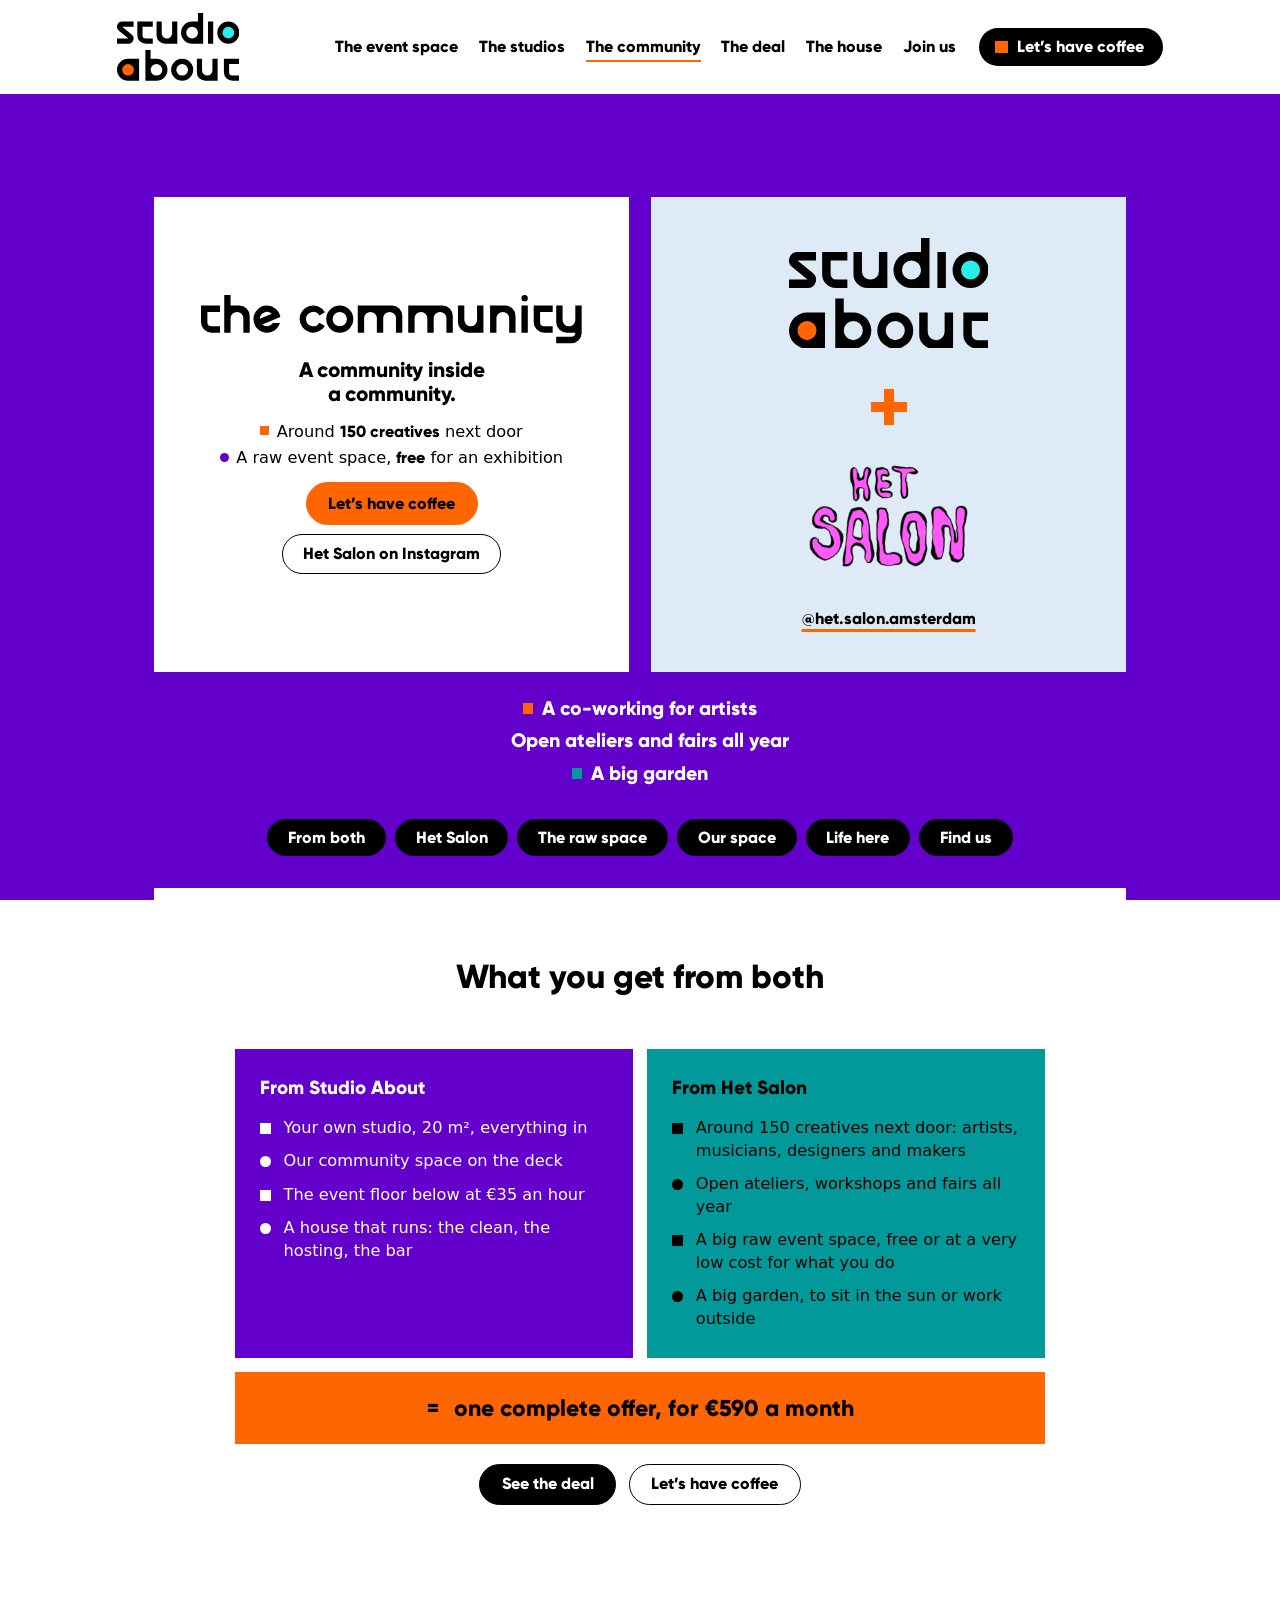
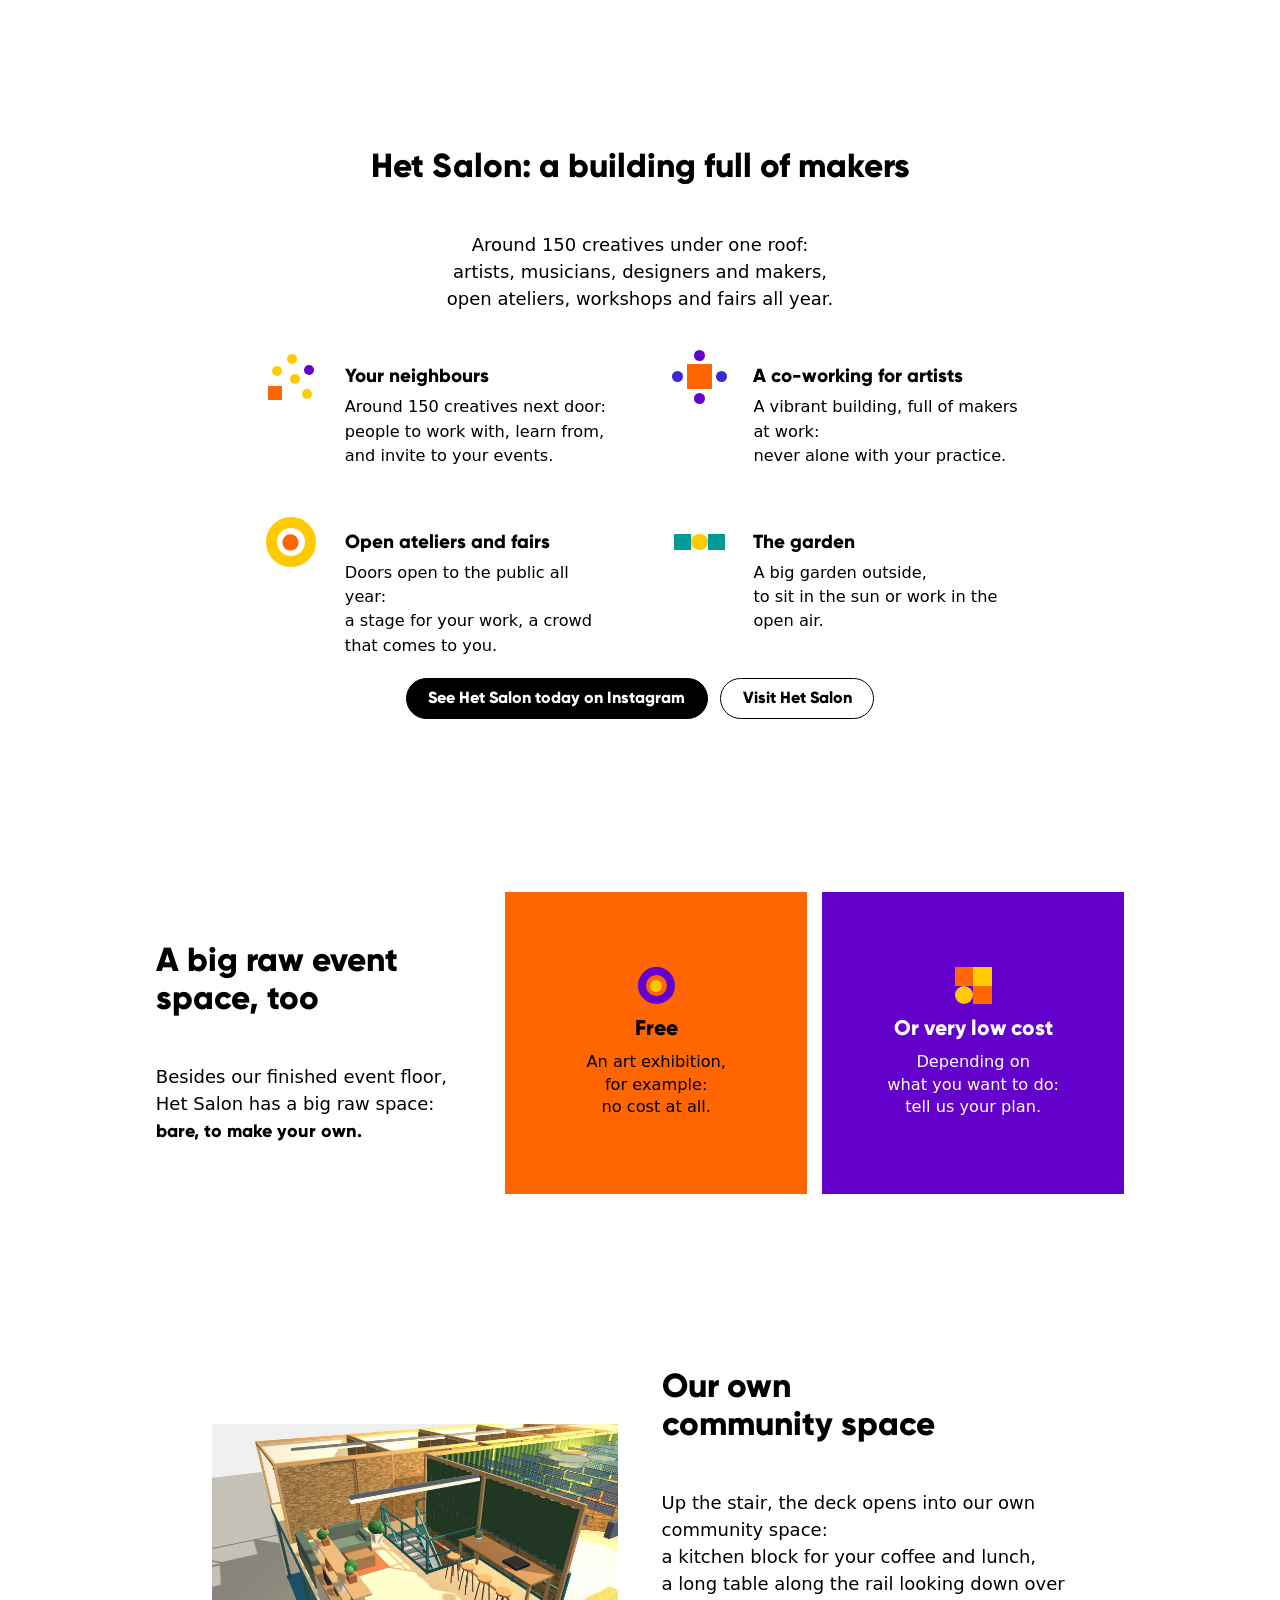
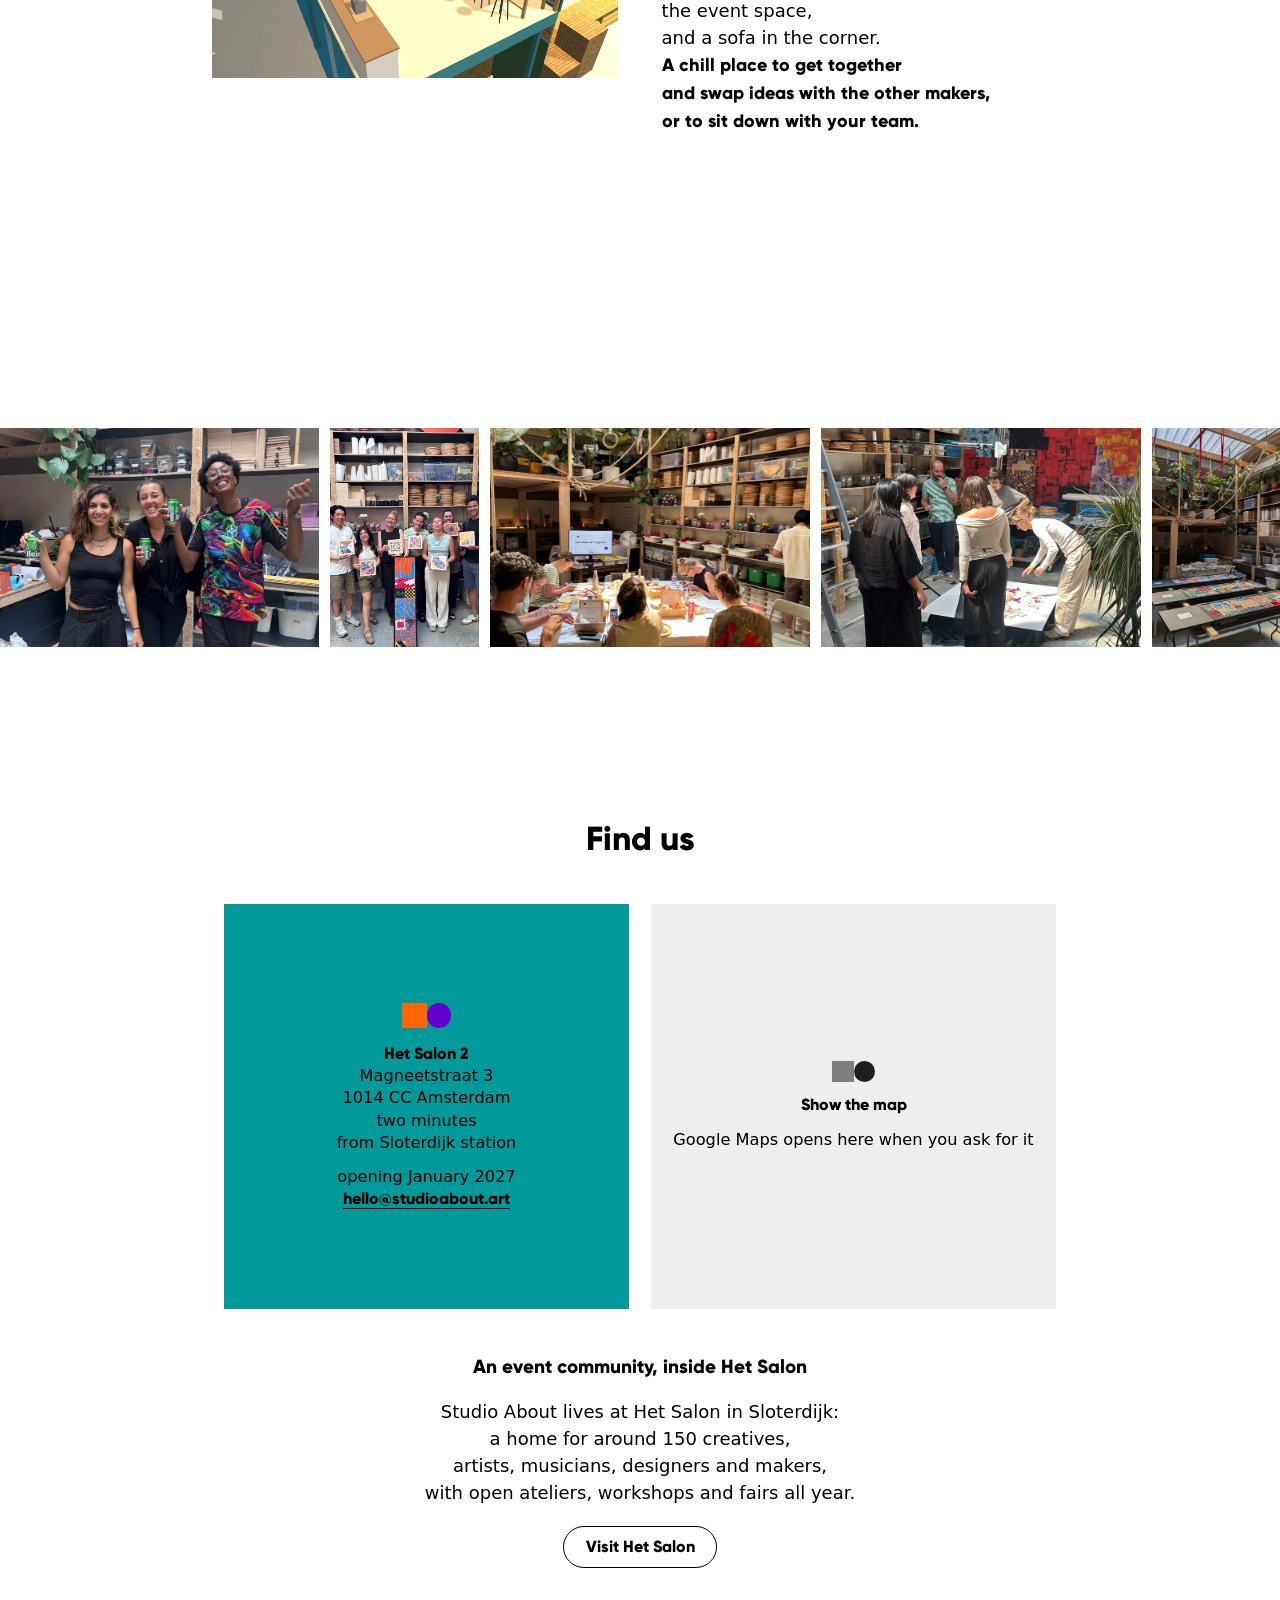
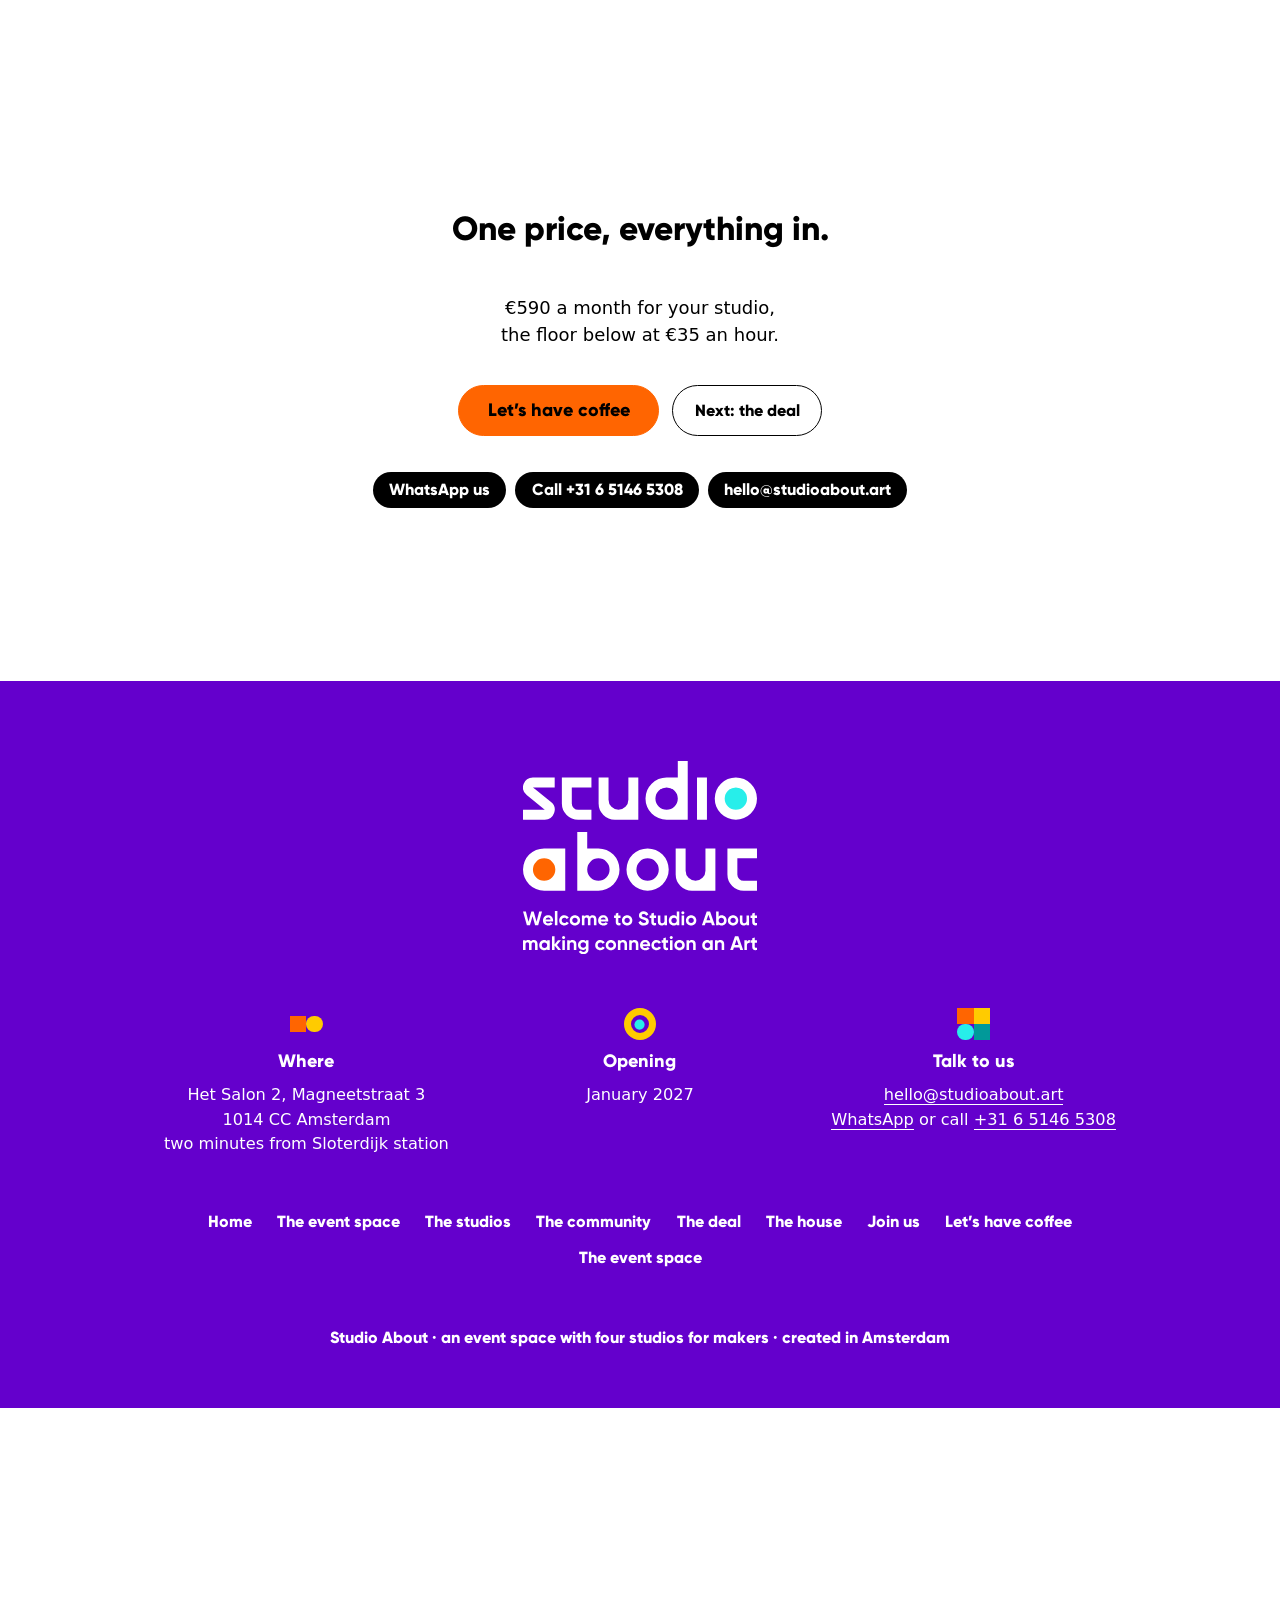
<file: community.html>
<!doctype html>
<html lang="en" style="--c:#019999">
<head><meta charset="utf-8"><meta name="viewport" content="width=device-width,initial-scale=1">
<title>The community · Studio About: a community inside Het Salon</title>
<meta name="description" content="Studio About lives inside Het Salon, a vibrant home for around 150 creatives in Amsterdam Sloterdijk. A studio here gives you both: Het Salon&#x27;s community, its raw event space and garden, and ours.">
<meta name="robots" content="noindex, nofollow">
<link rel="canonical" href="https://aboutcollab.github.io/studioabout-space/community.html">
<meta property="og:type" content="website"><meta property="og:site_name" content="Studio About">
<meta property="og:title" content="The community · Studio About: a community inside Het Salon"><meta property="og:description" content="Studio About lives inside Het Salon, a vibrant home for around 150 creatives in Amsterdam Sloterdijk. A studio here gives you both: Het Salon&#x27;s community, its raw event space and garden, and ours.">
<meta property="og:url" content="https://aboutcollab.github.io/studioabout-space/community.html"><meta property="og:image" content="https://aboutcollab.github.io/studioabout-space/media/3d/og-workshop.jpg">
<meta name="twitter:card" content="summary_large_image">
<meta name="theme-color" content="#FFCB00">
<link rel="icon" href="data:image/svg+xml,%3Csvg xmlns='http://www.w3.org/2000/svg' viewBox='0 0 64 64'%3E%3Crect width='64' height='64' fill='%23000'/%3E%3Ccircle cx='22' cy='42' r='11' fill='%23FF6501'/%3E%3Ccircle cx='44' cy='22' r='11' fill='%2327EEEA'/%3E%3C/svg%3E">
<link rel="preload" href="fonts/Gilroy-Light.otf" as="font" type="font/otf" crossorigin>
<link rel="stylesheet" href="sa.css"><link rel="stylesheet" href="sa-plus.css"></head>
<body>
<a class="sa-skip" href="#main">Skip to the content</a>
<div class="sa-colorbg" aria-hidden="true"></div><header class="sa-top"><div class="sa-bar">
  <a class="sa-logo" href="index.html" aria-label="Studio About, home"><svg xmlns="http://www.w3.org/2000/svg" viewBox="0 -278 1108 614" class="" aria-hidden="true" focusable="false" style="width:136px;max-width:100%;height:auto;display:block"><path fill="#27EEEA" d="M931.5 -100A76.5 76.5 0 0 1 1008 -176.5A76.5 76.5 0 0 1 1084.5 -100A76.5 76.5 0 0 1 1008 -23.5A76.5 76.5 0 0 1 931.5 -100Z"/><path fill="#FF6501" d="M23.5 236A76.5 76.5 0 0 1 100 159.5A76.5 76.5 0 0 1 176.5 236A76.5 76.5 0 0 1 100 312.5A76.5 76.5 0 0 1 23.5 236Z"/><path fill="#000000" fill-rule="evenodd" d="M150 -200L150 -153L47 -153L132.623 -83.489A47 47 0 0 1 147.294 -31.284A47 47 0 0 1 103 0L0 0L0 -47L103 -47L17.377 -116.511A47 47 0 0 1 2.706 -168.716A47 47 0 0 1 47 -200ZM184 -200L324 -200L324 -153L231 -153L231 -77A30 30 0 0 0 261 -47L324 -47L324 0L261 0A77 77 0 0 1 184 -77ZM358 -200L405 -200L405 -94A47 47 0 0 0 452 -47A47 47 0 0 0 499 -94L499 -200L546 -200L546 0L435 0A77 77 0 0 1 358 -77ZM780 -278L733 -278L733 -200L680 -200A100 100 0 0 0 580 -100A100 100 0 0 0 680 0L780 0ZM627 -100A53 53 0 0 0 680 -47A53 53 0 0 0 733 -100A53 53 0 0 0 680 -153A53 53 0 0 0 627 -100ZM824 -200L871 -200L871 0L824 0ZM908 -100A100 100 0 0 1 1008 -200A100 100 0 0 1 1108 -100A100 100 0 0 1 1008 0A100 100 0 0 1 908 -100ZM955 -100A53 53 0 0 0 1008 -47A53 53 0 0 0 1061 -100A53 53 0 0 0 1008 -153A53 53 0 0 0 955 -100ZM200 136L100 136A100 100 0 0 0 0 236A100 100 0 0 0 100 336L200 336ZM47 236A53 53 0 0 0 100 289A53 53 0 0 0 153 236A53 53 0 0 0 100 183A53 53 0 0 0 47 236ZM257 58L304 58L304 136L357 136A100 100 0 0 1 457 236A100 100 0 0 1 357 336L257 336ZM304 236A53 53 0 0 0 357 289A53 53 0 0 0 410 236A53 53 0 0 0 357 183A53 53 0 0 0 304 236ZM490 236A100 100 0 0 1 590 136A100 100 0 0 1 690 236A100 100 0 0 1 590 336A100 100 0 0 1 490 236ZM537 236A53 53 0 0 0 590 289A53 53 0 0 0 643 236A53 53 0 0 0 590 183A53 53 0 0 0 537 236ZM723 136L770 136L770 242A47 47 0 0 0 817 289A47 47 0 0 0 864 242L864 136L911 136L911 336L800 336A77 77 0 0 1 723 259ZM968 136L1108 136L1108 183L1015 183L1015 259A30 30 0 0 0 1045 289L1108 289L1108 336L1045 336A77 77 0 0 1 968 259Z"/></svg></a>
  <nav class="sa-menu" aria-label="Main"><a href="event-space.html">The event space</a><a href="studios.html">The studios</a><a href="community.html" aria-current="page">The community</a><a href="deal.html">The deal</a><a href="house.html">The house</a><a href="join.html">Join us</a></nav>
  <a class="sa-book hov" href="join.html#coffee"><i aria-hidden="true"></i><span>Let’s have coffee</span></a>
  <button class="sa-burger" type="button" aria-expanded="false" aria-controls="sa-panel"><span class="vh">Menu</span><i></i><i></i><i></i></button>
</div>
<nav class="sa-panel" id="sa-panel" aria-label="Main" hidden><a href="event-space.html">The event space</a><a href="studios.html">The studios</a><a href="community.html" aria-current="page">The community</a><a href="deal.html">The deal</a><a href="house.html">The house</a><a href="join.html">Join us</a><a href="join.html#coffee">Let’s have coffee</a></nav></header>
<main id="main">
<section class="sa-openwrap sa-subopen" data-c="p" aria-label="the community">
  <div class="sa-open">
  <div class="sa-osq sa-white"><div class="sa-oin sa-pos" style="--kp:8.229cqw">
    <h1 class="sa-lt" aria-label="the community"><svg aria-hidden="true" focusable="false" style="width:97.7%;max-width:100%;height:auto;display:block" xmlns="http://www.w3.org/2000/svg" viewBox="0 -278 2810.44 356"><path fill="#000000" fill-rule="evenodd" d="M0 -200L140 -200L140 -153L47 -153L47 -77A30 30 0 0 0 77 -47L140 -47L140 0L77 0A77 77 0 0 1 0 -77ZM171.51 0L171.51 -278L218.51 -278L218.51 -200L282.51 -200A77 77 0 0 1 359.51 -123L359.51 0L312.51 0L312.51 -106A47 47 0 0 0 265.51 -153A47 47 0 0 0 218.51 -106L218.51 0ZM585.884 -115.485A100 100 0 0 0 482.858 -199.91A100 100 0 0 0 387.341 -107.075A100 100 0 0 0 468.798 -1.687A100 100 0 0 0 582.709 -70.725L531.271 -70.725A53 53 0 0 1 494.142 -47.471A53 53 0 0 1 452.194 -60.109L585.884 -115.485ZM434.208 -103.532A53 53 0 0 1 466.808 -148.966A53 53 0 0 1 521.986 -139.891ZM914.573 -150A100 100 0 0 0 802.088 -196.593A100 100 0 0 0 727.97 -100A100 100 0 0 0 802.088 -3.407A100 100 0 0 0 914.573 -50L873.869 -73.5A53 53 0 0 1 814.253 -48.806A53 53 0 0 1 774.97 -100A53 53 0 0 1 814.253 -151.194A53 53 0 0 1 873.869 -126.5ZM924.315 -100A100 100 0 0 1 1024.315 -200A100 100 0 0 1 1124.315 -100A100 100 0 0 1 1024.315 0A100 100 0 0 1 924.315 -100ZM971.315 -100A53 53 0 0 0 1024.315 -47A53 53 0 0 0 1077.315 -100A53 53 0 0 0 1024.315 -153A53 53 0 0 0 971.315 -100ZM1157.285 0L1157.285 -200L1409.285 -200A77 77 0 0 1 1486.285 -123L1486.285 0L1439.285 0L1439.285 -106A47 47 0 0 0 1392.285 -153A47 47 0 0 0 1345.285 -106L1345.285 0L1298.285 0L1298.285 -106A47 47 0 0 0 1251.285 -153A47 47 0 0 0 1204.285 -106L1204.285 0ZM1529.89 0L1529.89 -200L1781.89 -200A77 77 0 0 1 1858.89 -123L1858.89 0L1811.89 0L1811.89 -106A47 47 0 0 0 1764.89 -153A47 47 0 0 0 1717.89 -106L1717.89 0L1670.89 0L1670.89 -106A47 47 0 0 0 1623.89 -153A47 47 0 0 0 1576.89 -106L1576.89 0ZM1897.105 -200L1944.105 -200L1944.105 -94A47 47 0 0 0 1991.105 -47A47 47 0 0 0 2038.105 -94L2038.105 -200L2085.105 -200L2085.105 0L1974.105 0A77 77 0 0 1 1897.105 -77ZM2134.105 0L2134.105 -200L2245.105 -200A77 77 0 0 1 2322.105 -123L2322.105 0L2275.105 0L2275.105 -106A47 47 0 0 0 2228.105 -153A47 47 0 0 0 2181.105 -106L2181.105 0ZM2365.71 -200L2412.71 -200L2412.71 0L2365.71 0ZM2365.71 -254.5A23.5 23.5 0 0 1 2389.21 -278A23.5 23.5 0 0 1 2412.71 -254.5A23.5 23.5 0 0 1 2389.21 -231A23.5 23.5 0 0 1 2365.71 -254.5ZM2456.32 -200L2596.32 -200L2596.32 -153L2503.32 -153L2503.32 -77A30 30 0 0 0 2533.32 -47L2596.32 -47L2596.32 0L2533.32 0A77 77 0 0 1 2456.32 -77ZM2622.44 -200L2669.44 -200L2669.44 -94A47 47 0 0 0 2716.44 -47A47 47 0 0 0 2763.44 -94L2763.44 -200L2810.44 -200L2810.44 1A77 77 0 0 1 2733.44 78L2622.44 78L2622.44 31L2733.44 31A30 30 0 0 0 2763.44 1L2763.44 0L2699.44 0A77 77 0 0 1 2622.44 -77Z"/></svg></h1>
    <p class="sa-h1pos sa-subline"><span class="ln"><span class="sg">A community inside</span></span> <span class="ln"><span class="sg">a community.</span></span></p>
    <p class="sa-pricetag"><span><i></i>Around <b>150 creatives</b> next door</span> <span><i></i>A raw event space, <b>free</b> for an exhibition</span></p>
    <div class="sa-btns"><a class="sa-btn big" href="join.html#coffee">Let’s have coffee</a><a class="sa-btn line" href="https://www.instagram.com/het.salon.amsterdam/" target="_blank" rel="noopener">Het Salon on Instagram</a></div>
  </div></div>
  <div class="sa-osq sa-logosq sa-sqlogo"><div class="sa-lg" role="img" aria-label="Studio About"><svg xmlns="http://www.w3.org/2000/svg" viewBox="0 -278 1108 614" class="" aria-hidden="true" focusable="false" style="width:100%;height:auto;display:block"><path fill="#27EEEA" d="M931.5 -100A76.5 76.5 0 0 1 1008 -176.5A76.5 76.5 0 0 1 1084.5 -100A76.5 76.5 0 0 1 1008 -23.5A76.5 76.5 0 0 1 931.5 -100Z"/><path fill="#FF6501" d="M23.5 236A76.5 76.5 0 0 1 100 159.5A76.5 76.5 0 0 1 176.5 236A76.5 76.5 0 0 1 100 312.5A76.5 76.5 0 0 1 23.5 236Z"/><path fill="#000000" fill-rule="evenodd" d="M150 -200L150 -153L47 -153L132.623 -83.489A47 47 0 0 1 147.294 -31.284A47 47 0 0 1 103 0L0 0L0 -47L103 -47L17.377 -116.511A47 47 0 0 1 2.706 -168.716A47 47 0 0 1 47 -200ZM184 -200L324 -200L324 -153L231 -153L231 -77A30 30 0 0 0 261 -47L324 -47L324 0L261 0A77 77 0 0 1 184 -77ZM358 -200L405 -200L405 -94A47 47 0 0 0 452 -47A47 47 0 0 0 499 -94L499 -200L546 -200L546 0L435 0A77 77 0 0 1 358 -77ZM780 -278L733 -278L733 -200L680 -200A100 100 0 0 0 580 -100A100 100 0 0 0 680 0L780 0ZM627 -100A53 53 0 0 0 680 -47A53 53 0 0 0 733 -100A53 53 0 0 0 680 -153A53 53 0 0 0 627 -100ZM824 -200L871 -200L871 0L824 0ZM908 -100A100 100 0 0 1 1008 -200A100 100 0 0 1 1108 -100A100 100 0 0 1 1008 0A100 100 0 0 1 908 -100ZM955 -100A53 53 0 0 0 1008 -47A53 53 0 0 0 1061 -100A53 53 0 0 0 1008 -153A53 53 0 0 0 955 -100ZM200 136L100 136A100 100 0 0 0 0 236A100 100 0 0 0 100 336L200 336ZM47 236A53 53 0 0 0 100 289A53 53 0 0 0 153 236A53 53 0 0 0 100 183A53 53 0 0 0 47 236ZM257 58L304 58L304 136L357 136A100 100 0 0 1 457 236A100 100 0 0 1 357 336L257 336ZM304 236A53 53 0 0 0 357 289A53 53 0 0 0 410 236A53 53 0 0 0 357 183A53 53 0 0 0 304 236ZM490 236A100 100 0 0 1 590 136A100 100 0 0 1 690 236A100 100 0 0 1 590 336A100 100 0 0 1 490 236ZM537 236A53 53 0 0 0 590 289A53 53 0 0 0 643 236A53 53 0 0 0 590 183A53 53 0 0 0 537 236ZM723 136L770 136L770 242A47 47 0 0 0 817 289A47 47 0 0 0 864 242L864 136L911 136L911 336L800 336A77 77 0 0 1 723 259ZM968 136L1108 136L1108 183L1015 183L1015 259A30 30 0 0 0 1045 289L1108 289L1108 336L1045 336A77 77 0 0 1 968 259Z"/></svg></div><span class="sa-plusbig" aria-hidden="true"><i></i><i></i></span><a class="sa-lg" href="https://www.hetsalonateliers.com" target="_blank" rel="noopener" title="Het Salon Ateliers"><img src="media/brand/hetsalon-logo.png" alt="Het Salon, visit hetsalonateliers.com" loading="eager"></a><a class="sa-iglink" href="https://www.instagram.com/het.salon.amsterdam/" target="_blank" rel="noopener">@het.salon.amsterdam</a></div>
  </div>
  <p class="sa-proof sa-stackproof"><span><i></i>A co-working for artists</span><span><i></i>Open ateliers and fairs all year</span><span><i></i>A big garden</span></p>
</section>
<nav class="sa-wnav" aria-label="On this page"><a href="#yours">From both</a><a href="#hetsalon">Het Salon</a><a href="#raw">The raw space</a><a href="#ours">Our space</a><a href="#life">Life here</a><a href="#contact">Find us</a></nav>
<section class="sa-field" id="yours" data-c="w"><div class="sa-in">
<h2 class="t-h2"><span class="ln"><span class="sg">What you get from both</span></span></h2><div class="sa-stack"><div style="--bg:#6400CC;--fg:#fff"><h3>From Studio&nbsp;About</h3><ul><li><i></i><span>Your own studio, 20 m², everything in</span></li><li><i></i><span>Our community space on the deck</span></li><li><i></i><span>The event floor below at €35 an hour</span></li><li><i></i><span>A house that runs: the clean, the hosting, the bar</span></li></ul></div><div style="--bg:#019999;--fg:#000"><h3>From Het&nbsp;Salon</h3><ul><li><i></i><span>Around 150 creatives next door: artists, musicians, designers and makers</span></li><li><i></i><span>Open ateliers, workshops and fairs all year</span></li><li><i></i><span>A big raw event space, free or at a very low cost for what you do</span></li><li><i></i><span>A big garden, to sit in the sun or work outside</span></li></ul></div><p class="sa-stacksum"><span class="sa-eq" aria-hidden="true">=</span> one complete offer, for €590 a month</p></div><div class="sa-btns"><a class="sa-btn" href="deal.html">See the deal</a><a class="sa-btn line" href="join.html#coffee">Let’s have coffee</a></div>
</div></section>
<section class="sa-field" id="hetsalon" data-c="w"><div class="sa-in">
<h2 class="t-st sa-statement"><span class="ln"><span class="sg">Het&nbsp;Salon:</span> <span class="sg">a building full of makers</span></span></h2><p class="t-p"><span class="ln"><span class="sg">Around 150 creatives under one roof:</span></span> <span class="ln"><span class="sg">artists, musicians, designers and makers,</span></span> <span class="ln"><span class="sg">open ateliers, workshops and fairs all year.</span></span></p><ul class="sa-items"><li class="hov"><span class="sa-icell"><span class="ic ic-scatter" aria-hidden="true"><i class="s" style="background:#FF6501"></i><i class="c" style="background:#FFCB00"></i><i class="c" style="background:#6400CC"></i><i class="c" style="background:#FFCB00"></i><i class="c" style="background:#FFCB00"></i><i class="c" style="background:#FFCB00"></i></span></span><div><h3 class="t-ih"><span class="ln"><span class="sg">Your neighbours</span></span></h3><p class="t-item"><span class="ln"><span class="sg">Around 150 creatives next door:</span></span> <span class="ln"><span class="sg">people to work with,</span> <span class="sg">learn from,</span> <span class="sg">and invite to your events.</span></span></p></div></li><li class="hov"><span class="sa-icell"><span class="ic ic-table" aria-hidden="true"><i class="s" style="background:#FF6501"></i><i class="c" style="background:#6400CC"></i><i class="c" style="background:#392BD4"></i><i class="c" style="background:#6400CC"></i><i class="c" style="background:#392BD4"></i></span></span><div><h3 class="t-ih"><span class="ln"><span class="sg">A co-working for artists</span></span></h3><p class="t-item"><span class="ln"><span class="sg">A vibrant building,</span> <span class="sg">full of makers at work:</span></span> <span class="ln"><span class="sg">never alone with your practice.</span></span></p></div></li><li class="hov"><span class="sa-icell"><span class="ic ic-ring" aria-hidden="true"><i class="r" style="border-color:#FFCB00"></i><i class="c" style="background:#FF6501"></i></span></span><div><h3 class="t-ih"><span class="ln"><span class="sg">Open ateliers and fairs</span></span></h3><p class="t-item"><span class="ln"><span class="sg">Doors open to the public</span> <span class="sg">all year:</span></span> <span class="ln"><span class="sg">a stage for your work,</span> <span class="sg">a crowd that comes to you.</span></span></p></div></li><li class="hov"><span class="sa-icell"><span class="ic ic-trio" aria-hidden="true"><i class="s" style="background:#019999"></i><i class="c" style="background:#FFCB00"></i><i class="s" style="background:#019999"></i></span></span><div><h3 class="t-ih"><span class="ln"><span class="sg">The garden</span></span></h3><p class="t-item"><span class="ln"><span class="sg">A big garden outside,</span></span> <span class="ln"><span class="sg">to sit in the sun</span> <span class="sg">or work in the open air.</span></span></p></div></li></ul><div class="sa-btns"><a class="sa-btn" href="https://www.instagram.com/het.salon.amsterdam/" target="_blank" rel="noopener">See Het Salon today on Instagram</a><a class="sa-btn line" href="https://www.hetsalonateliers.com" target="_blank" rel="noopener">Visit Het Salon</a></div>
</div></section>
<section class="sa-sqpart sa-partsplit" id="raw" data-c="y" data-hold="text">
  <div class="sa-float"><h2 class="t-h2"><span class="ln"><span class="sg">A big raw event space, too</span></span></h2><p class="t-p"><span class="ln"><span class="sg">Besides our finished event floor,</span></span> <span class="ln"><span class="sg">Het&nbsp;Salon has a big raw space:</span></span> <span class="ln"><span class="sg"><b>bare, to make your own.</b></span></span></p></div>
  <div class="sa-sqs n2" style="--k:6.6cqw;--slot:1;--hh:0cqw;--tl:4.2;--hl:1"><div class="sa-sq hov sq-top" style="--bg:#FF6501;--fg:#000"><span class="sq-in"><span class="sq-ic"><span class="ic ic-ring" aria-hidden="true"><i class="r" style="border-color:#6400CC"></i><i class="c" style="background:#FFCB00"></i></span></span><span class="sq-h"><span class="ln"><span class="sg">Free</span></span></span><span class="sq-t"><span class="ln"><span class="sg">An art exhibition,</span></span> <span class="ln"><span class="sg">for example:</span></span> <span class="ln"><span class="sg">no cost at all.</span></span></span></span></div><div class="sa-sq hov sq-top" style="--bg:#6400CC;--fg:#fff"><span class="sq-in"><span class="sq-ic"><span class="ic ic-quad" aria-hidden="true"><i class="s" style="background:#FF6501"></i><i class="s" style="background:#FFCB00"></i><i class="c" style="background:#FFCB00"></i><i class="s" style="background:#FF6501"></i></span></span><span class="sq-h"><span class="ln"><span class="sg">Or very low cost</span></span></span><span class="sq-t"><span class="ln"><span class="sg">Depending on</span></span> <span class="ln"><span class="sg">what you want to do:</span></span> <span class="ln"><span class="sg">tell us your plan.</span></span></span></span></div></div>
</section>
<section class="sa-field" id="ours" data-c="w"><div class="sa-in">
  <div class="sa-prow"><figure class="sa-pphoto"><img src="media/3d/kitchen.webp" alt="Our community space on the deck in 3D: a kitchen block, a sofa, a long table with stools along the rail, the stair down" loading="lazy" decoding="async"></figure><div class="sa-pwords"><h2 class="t-h2"><span class="ln"><span class="sg">Our own community space</span></span></h2><p class="t-half"><span class="ln"><span class="sg">Up the stair, the deck opens</span> <span class="sg">into our own community space:</span></span> <span class="ln"><span class="sg">a kitchen block for your coffee and lunch,</span></span> <span class="ln"><span class="sg">a long table along the rail</span> <span class="sg">looking down over the event space,</span></span> <span class="ln"><span class="sg">and a sofa in the corner.</span></span> <span class="ln"><span class="sg"><b>A chill place to get together</b></span></span> <span class="ln"><span class="sg"><b>and swap ideas with the other makers,</b></span></span> <span class="ln"><span class="sg"><b>or to sit down with your team.</b></span></span></p></div></div>
</div></section>
<section class="sa-railsec sa-titled" id="life" data-c="p" data-hold="rail"><div class="sa-in"><h2 class="t-h2"><span class="ln"><span class="sg">Life here, already</span></span></h2><p class="t-cap"><span class="ln"><span class="sg">Workshops, toasts and making</span> <span class="sg">in our studio at Het&nbsp;Salon today.</span></span></p></div><div class="sa-rail" role="region" aria-label="Life in our studio at Het Salon today"><div class="sa-track"><figure class="sa-ph"><img src="media/photos/about-collab-team-studio-about-drie-vrouwen-proosten-in-de-studio.webp" alt="Three women raise cans and laugh together in the storeroom of our studio" loading="lazy" decoding="async" draggable="false"></figure><figure class="sa-ph"><img src="media/photos/about-collab-presentatie-studio-about-kunstwerken-groep-met-totem-in-de-studio.webp" style="aspect-ratio:13/19" alt="Eight colleagues in our studio at Het Salon each hold up a small square mosaic, with a tall mosaic panel in the middle" loading="lazy" decoding="async" draggable="false"></figure><figure class="sa-ph"><img src="media/photos/about-collab-bouwproces-workshop-designs-studio-about-workshop-in-de-studio.webp" alt="Participants sketch at a long white table in our plant-filled studio at Het Salon, lined with tall wooden shelves" loading="lazy" decoding="async" draggable="false"></figure><figure class="sa-ph"><img src="media/photos/about-collab-bouwproces-connectie-studio-about-groep-in-de-studio.webp" alt="Six people gather round a low table in our studio at Het Salon while one arranges small coloured pieces on white boards" loading="lazy" decoding="async" draggable="false"></figure><figure class="sa-ph"><img src="media/photos/about-collab-nabewerking-studio-met-lange-tafels.webp" style="aspect-ratio:13/19" alt="Our studio at Het Salon under its glass roof: hanging plants, deep shelves of materials and three finished mosaic panels on the tables" loading="lazy" decoding="async" draggable="false"></figure><figure class="sa-ph"><img src="media/photos/about-collab-bouwproces-studio-about-studio-met-planten-van-boven.webp" style="aspect-ratio:13/19" alt="Four women work at a long white table in our sunlit, plant-filled studio at Het Salon" loading="lazy" decoding="async" draggable="false"></figure><figure class="sa-ph"><img src="media/photos/about-collab-bouwproces-connectie-studio-about-workshop-in-de-kleurrijke-studio.webp" alt="Women make mosaics on wooden boards around a white table in our colourful studio at Het Salon" loading="lazy" decoding="async" draggable="false"></figure><figure class="sa-ph" aria-hidden="true"><img src="media/photos/about-collab-team-studio-about-drie-vrouwen-proosten-in-de-studio.webp" alt="" loading="lazy" decoding="async" draggable="false"></figure><figure class="sa-ph" aria-hidden="true"><img src="media/photos/about-collab-presentatie-studio-about-kunstwerken-groep-met-totem-in-de-studio.webp" style="aspect-ratio:13/19" alt="" loading="lazy" decoding="async" draggable="false"></figure><figure class="sa-ph" aria-hidden="true"><img src="media/photos/about-collab-bouwproces-workshop-designs-studio-about-workshop-in-de-studio.webp" alt="" loading="lazy" decoding="async" draggable="false"></figure><figure class="sa-ph" aria-hidden="true"><img src="media/photos/about-collab-bouwproces-connectie-studio-about-groep-in-de-studio.webp" alt="" loading="lazy" decoding="async" draggable="false"></figure><figure class="sa-ph" aria-hidden="true"><img src="media/photos/about-collab-nabewerking-studio-met-lange-tafels.webp" style="aspect-ratio:13/19" alt="" loading="lazy" decoding="async" draggable="false"></figure><figure class="sa-ph" aria-hidden="true"><img src="media/photos/about-collab-bouwproces-studio-about-studio-met-planten-van-boven.webp" style="aspect-ratio:13/19" alt="" loading="lazy" decoding="async" draggable="false"></figure><figure class="sa-ph" aria-hidden="true"><img src="media/photos/about-collab-bouwproces-connectie-studio-about-workshop-in-de-kleurrijke-studio.webp" alt="" loading="lazy" decoding="async" draggable="false"></figure></div></div></section>
<section class="sa-field" id="contact" data-c="g">
  <div class="sa-in"><h2 class="t-h2"><span class="ln"><span class="sg">Find us</span></span></h2></div>
  <div class="sa-sqs n2 sa-inset" style="--k:7.2cqw;--slot:0.5;--hh:0cqw;--tl:0;--hl:0"><div class="sa-sq hov sa-addr" style="--bg:#019999;--fg:#000"><span class="sq-in"><span class="ic ic-duo" aria-hidden="true"><i class="s" style="background:#FF6501"></i><i class="c" style="background:#6400CC"></i></span><span class="sq-t"><span class="ln"><span class="sg"><b>Het&nbsp;Salon&nbsp;2</b></span></span> <span class="ln"><span class="sg">Magneetstraat 3</span></span> <span class="ln"><span class="sg">1014 CC Amsterdam</span></span> <span class="ln"><span class="sg">two minutes</span></span> <span class="ln"><span class="sg">from Sloterdijk station</span></span><span class="ln gap"></span><span class="ln"><span class="sg">opening January 2027</span></span> <span class="ln"><span class="sg"><b><a href="mailto:hello@studioabout.art">hello@studioabout.art</a></b></span></span></span></span></div><div class="sa-sq sa-map" style="--bg:#FFFFFF;--fg:#000"><button class="sa-mapbtn" type="button" data-map="https://maps.google.com/maps?q=Magneetstraat%203%2C%201014%20CC%20Amsterdam&amp;z=15&amp;output=embed" data-label="Het Salon 2, Magneetstraat 3"><span class="ic ic-duo" aria-hidden="true"><i class="s" style="background:#FF6501"></i><i class="c" style="background:#6400CC"></i></span>Show the map<small>Google Maps opens here when you ask for it</small></button></div></div>
  <div class="sa-in"><h3 class="t-h3"><span class="ln"><span class="sg">An event community,</span> <span class="sg">inside Het&nbsp;Salon</span></span></h3>
    <p class="t-p"><span class="ln"><span class="sg">Studio&nbsp;About lives at Het&nbsp;Salon</span> <span class="sg">in Sloterdijk:</span></span> <span class="ln"><span class="sg">a home for around 150 creatives,</span></span> <span class="ln"><span class="sg">artists, musicians,</span> <span class="sg">designers and makers,</span></span> <span class="ln"><span class="sg">with open ateliers,</span> <span class="sg">workshops and fairs all year.</span></span></p>
    <div class="sa-btns"><a class="sa-btn line" href="https://www.hetsalonateliers.com" target="_blank" rel="noopener">Visit Het Salon</a></div></div>
</section>
<section class="sa-field sa-close" data-c="p"><div class="sa-in"><h2 class="t-h2"><span class="ln"><span class="sg">One price,</span> <span class="sg">everything in.</span></span></h2><p class="t-p"><span class="ln"><span class="sg">€590 a month for your studio,</span></span> <span class="ln"><span class="sg">the floor below at €35 an hour.</span></span></p><div class="sa-btns"><a class="sa-btn big" href="join.html#coffee">Let’s have coffee</a><a class="sa-btn line sa-next" href="deal.html">Next: the deal</a></div><div class="sa-routes"><a class="sa-route" href="https://wa.me/31651465308" target="_blank" rel="noopener">WhatsApp us</a><a class="sa-route" href="tel:+31651465308">Call +31&nbsp;6&nbsp;5146&nbsp;5308</a><a class="sa-route" href="mailto:hello@studioabout.art">hello@studioabout.art</a></div></div></section>
</main>
<footer class="sa-foot" data-c="p"><div class="sa-foot-in">
  <div class="sa-lblock" style="width:260px"><svg xmlns="http://www.w3.org/2000/svg" viewBox="0 -278 1108 614" class="lb-logo" role="img" aria-label="Studio About" style="width:100%;max-width:100%;height:auto;display:block"><path fill="#27EEEA" d="M931.5 -100A76.5 76.5 0 0 1 1008 -176.5A76.5 76.5 0 0 1 1084.5 -100A76.5 76.5 0 0 1 1008 -23.5A76.5 76.5 0 0 1 931.5 -100Z"/><path fill="#FF6501" d="M23.5 236A76.5 76.5 0 0 1 100 159.5A76.5 76.5 0 0 1 176.5 236A76.5 76.5 0 0 1 100 312.5A76.5 76.5 0 0 1 23.5 236Z"/><path fill="#FFFFFF" fill-rule="evenodd" d="M150 -200L150 -153L47 -153L132.623 -83.489A47 47 0 0 1 147.294 -31.284A47 47 0 0 1 103 0L0 0L0 -47L103 -47L17.377 -116.511A47 47 0 0 1 2.706 -168.716A47 47 0 0 1 47 -200ZM184 -200L324 -200L324 -153L231 -153L231 -77A30 30 0 0 0 261 -47L324 -47L324 0L261 0A77 77 0 0 1 184 -77ZM358 -200L405 -200L405 -94A47 47 0 0 0 452 -47A47 47 0 0 0 499 -94L499 -200L546 -200L546 0L435 0A77 77 0 0 1 358 -77ZM780 -278L733 -278L733 -200L680 -200A100 100 0 0 0 580 -100A100 100 0 0 0 680 0L780 0ZM627 -100A53 53 0 0 0 680 -47A53 53 0 0 0 733 -100A53 53 0 0 0 680 -153A53 53 0 0 0 627 -100ZM824 -200L871 -200L871 0L824 0ZM908 -100A100 100 0 0 1 1008 -200A100 100 0 0 1 1108 -100A100 100 0 0 1 1008 0A100 100 0 0 1 908 -100ZM955 -100A53 53 0 0 0 1008 -47A53 53 0 0 0 1061 -100A53 53 0 0 0 1008 -153A53 53 0 0 0 955 -100ZM200 136L100 136A100 100 0 0 0 0 236A100 100 0 0 0 100 336L200 336ZM47 236A53 53 0 0 0 100 289A53 53 0 0 0 153 236A53 53 0 0 0 100 183A53 53 0 0 0 47 236ZM257 58L304 58L304 136L357 136A100 100 0 0 1 457 236A100 100 0 0 1 357 336L257 336ZM304 236A53 53 0 0 0 357 289A53 53 0 0 0 410 236A53 53 0 0 0 357 183A53 53 0 0 0 304 236ZM490 236A100 100 0 0 1 590 136A100 100 0 0 1 690 236A100 100 0 0 1 590 336A100 100 0 0 1 490 236ZM537 236A53 53 0 0 0 590 289A53 53 0 0 0 643 236A53 53 0 0 0 590 183A53 53 0 0 0 537 236ZM723 136L770 136L770 242A47 47 0 0 0 817 289A47 47 0 0 0 864 242L864 136L911 136L911 336L800 336A77 77 0 0 1 723 259ZM968 136L1108 136L1108 183L1015 183L1015 259A30 30 0 0 0 1045 289L1108 289L1108 336L1045 336A77 77 0 0 1 968 259Z"/></svg><svg xmlns="http://www.w3.org/2000/svg" viewBox="0 -146 2385.2 440.948" class="lb-tag" aria-hidden="true" focusable="false" style="width:100%;max-width:100%;height:auto;display:block"><path fill="#FFFFFF" d="M70.6 0L96.8 -92.4L123.2 0L154.6 0L193.8 -140L164.8 -140L138 -36.2L108.6 -140L85 -140L55.8 -36.2L29 -140L0 -140L39.2 0ZM305.8 -39.4C306.4 -43.2 306.8 -46.6 306.8 -50C306.8 -65 302 -77.4 292.4 -87.6C283 -97.8 270.8 -102.8 256.2 -102.8C240.8 -102.8 228 -97.8 218.2 -87.6C208.4 -77.6 203.4 -65 203.4 -50C203.4 -34.8 208.4 -22.2 218.4 -12.2C228.4 -2.2 241.6 2.8 258.2 2.8C277.4 2.8 292 -4.4 301.8 -18.6L281 -30.6C276 -24 268.4 -20.6 258.6 -20.6C243.2 -20.6 233.8 -26.8 230.4 -39.4ZM230 -59.4C233 -72.2 242.4 -79.6 256.2 -79.6C268 -79.6 278 -73 281 -59.4ZM350.6 0L350.6 -146L324.8 -146L324.8 0ZM421.8 2.8C441.2 2.8 458.2 -7.4 467 -23.2L444.6 -36C440.6 -27.8 432 -22.8 421.6 -22.8C413.8 -22.8 407.4 -25.4 402.4 -30.4C397.4 -35.6 394.8 -42.2 394.8 -50C394.8 -66 406.2 -77.4 421.6 -77.4C431.8 -77.4 440.4 -72.2 444.4 -64L466.6 -77C458.4 -92.8 441.2 -102.8 421.8 -102.8C406.8 -102.8 394.2 -97.8 384 -87.6C374 -77.4 369 -65 369 -50C369 -35 374 -22.6 384 -12.4C394.2 -2.2 406.8 2.8 421.8 2.8ZM566.6 -12.4C576.8 -22.6 582 -35.2 582 -50C582 -64.8 576.8 -77.2 566.6 -87.4C556.4 -97.6 543.8 -102.8 529 -102.8C514.2 -102.8 501.6 -97.6 491.4 -87.4C481.2 -77.2 476.2 -64.8 476.2 -50C476.2 -35.2 481.2 -22.6 491.4 -12.4C501.6 -2.2 514.2 2.8 529 2.8C543.8 2.8 556.4 -2.2 566.6 -12.4ZM509.6 -30.2C504.6 -35.4 502 -42 502 -50C502 -58 504.6 -64.6 509.6 -69.8C514.8 -75 521.2 -77.6 529 -77.6C536.8 -77.6 543.2 -75 548.4 -69.8C553.6 -64.6 556.2 -58 556.2 -50C556.2 -42 553.6 -35.4 548.4 -30.2C543.2 -25 536.8 -22.4 529 -22.4C521.2 -22.4 514.8 -25 509.6 -30.2ZM710.8 -102.8C697.6 -102.8 687.6 -98 681 -88.4C675.2 -98 666 -102.8 653.8 -102.8C641.2 -102.8 632 -98.4 626 -89.4L626 -100L600.2 -100L600.2 0L626 0L626 -56.2C626 -70.8 633.4 -78.8 644.8 -78.8C655.4 -78.8 661.6 -71.8 661.6 -59.8L661.6 0L687.4 0L687.4 -56.2C687.4 -70.8 694.2 -78.8 706 -78.8C716.6 -78.8 722.8 -71.8 722.8 -59.8L722.8 0L748.6 0L748.6 -61.6C748.6 -86.6 733.8 -102.8 710.8 -102.8ZM867.8 -39.4C868.4 -43.2 868.8 -46.6 868.8 -50C868.8 -65 864 -77.4 854.4 -87.6C845 -97.8 832.8 -102.8 818.2 -102.8C802.8 -102.8 790 -97.8 780.2 -87.6C770.4 -77.6 765.4 -65 765.4 -50C765.4 -34.8 770.4 -22.2 780.4 -12.2C790.4 -2.2 803.6 2.8 820.2 2.8C839.4 2.8 854 -4.4 863.8 -18.6L843 -30.6C838 -24 830.4 -20.6 820.6 -20.6C805.2 -20.6 795.8 -26.8 792.4 -39.4ZM792 -59.4C795 -72.2 804.4 -79.6 818.2 -79.6C830 -79.6 840 -73 843 -59.4ZM994 -100L971.4 -100L971.4 -128L945.6 -120.2L945.6 -100L928.2 -100L928.2 -75.2L945.6 -75.2L945.6 -33.6C945.6 -6.2 958.6 4 994 0L994 -23.4C979.2 -22.6 971.4 -22.8 971.4 -33.6L971.4 -75.2L994 -75.2ZM1099 -12.4C1109.2 -22.6 1114.4 -35.2 1114.4 -50C1114.4 -64.8 1109.2 -77.2 1099 -87.4C1088.8 -97.6 1076.2 -102.8 1061.4 -102.8C1046.6 -102.8 1034 -97.6 1023.8 -87.4C1013.6 -77.2 1008.6 -64.8 1008.6 -50C1008.6 -35.2 1013.6 -22.6 1023.8 -12.4C1034 -2.2 1046.6 2.8 1061.4 2.8C1076.2 2.8 1088.8 -2.2 1099 -12.4ZM1042 -30.2C1037 -35.4 1034.4 -42 1034.4 -50C1034.4 -58 1037 -64.6 1042 -69.8C1047.2 -75 1053.6 -77.6 1061.4 -77.6C1069.2 -77.6 1075.6 -75 1080.8 -69.8C1086 -64.6 1088.6 -58 1088.6 -50C1088.6 -42 1086 -35.4 1080.8 -30.2C1075.6 -25 1069.2 -22.4 1061.4 -22.4C1053.6 -22.4 1047.2 -25 1042 -30.2ZM1231.6 2.8C1246.6 2.8 1258.8 -1 1268.2 -8.6C1277.6 -16.2 1282.4 -26.4 1282.4 -39.4C1282.4 -47.4 1280.2 -54.4 1277.2 -59.2C1274.6 -64 1268.2 -69 1264 -71.6C1262 -73 1259 -74.4 1255.2 -75.8C1251.4 -77.4 1248.4 -78.6 1246.2 -79.2L1236.6 -82.4C1226.2 -85.6 1219.2 -88.6 1215.4 -91.2C1211.8 -94 1210 -97.6 1210 -102C1210 -110.2 1217 -116 1228.4 -116C1240.6 -116 1249.6 -110 1255.2 -98L1278.4 -111.4C1268.8 -131.2 1251 -142.8 1228.4 -142.8C1215.8 -142.8 1204.8 -139 1195.8 -131.4C1186.8 -124 1182.4 -113.8 1182.4 -101.2C1182.4 -88.4 1187 -78.8 1195.6 -72.4C1204.4 -66.2 1212 -63.2 1224.6 -59.4C1236 -56.2 1243.8 -53.2 1248.2 -50.4C1252.6 -47.8 1254.8 -44 1254.8 -39C1254.8 -30.4 1247.8 -24.2 1232.4 -24.2C1216.4 -24.2 1205.6 -31.4 1200.2 -45.6L1176.6 -31.8C1184.4 -10.4 1203.8 2.8 1231.6 2.8ZM1356.4 -100L1333.8 -100L1333.8 -128L1308 -120.2L1308 -100L1290.6 -100L1290.6 -75.2L1308 -75.2L1308 -33.6C1308 -6.2 1321 4 1356.4 0L1356.4 -23.4C1341.6 -22.6 1333.8 -22.8 1333.8 -33.6L1333.8 -75.2L1356.4 -75.2ZM1442.2 -46C1442.2 -29.4 1433.6 -21.2 1420.2 -21.2C1408.2 -21.2 1400.4 -28.4 1400.4 -41.8L1400.4 -100L1374.6 -100L1374.6 -38.6C1374.6 -25.6 1378.2 -15.6 1385.2 -8.2C1392.4 -0.8 1401.4 2.8 1412.4 2.8C1426 2.8 1436 -1.8 1442.2 -11.2L1442.2 0L1468 0L1468 -100L1442.2 -100ZM1567.4 -88.2C1559.8 -98 1549 -102.8 1535 -102.8C1521.6 -102.8 1510 -97.6 1500.4 -87.4C1491 -77.2 1486.2 -64.8 1486.2 -50C1486.2 -35.2 1491 -22.6 1500.4 -12.4C1510 -2.2 1521.6 2.8 1535 2.8C1549 2.8 1559.8 -2 1567.4 -11.8L1567.4 0L1593.2 0L1593.2 -140L1567.4 -140ZM1519.8 -29.6C1514.6 -35 1512 -41.8 1512 -50C1512 -58.2 1514.6 -65 1519.8 -70.2C1525.2 -75.6 1531.8 -78.2 1539.8 -78.2C1547.8 -78.2 1554.4 -75.6 1559.6 -70.2C1564.8 -65 1567.4 -58.2 1567.4 -50C1567.4 -41.8 1564.8 -35 1559.6 -29.6C1554.4 -24.4 1547.8 -21.8 1539.8 -21.8C1531.8 -21.8 1525.2 -24.4 1519.8 -29.6ZM1629.6 -112C1638.4 -112 1645.6 -119.2 1645.6 -127.8C1645.6 -136.4 1638.4 -143.8 1629.6 -143.8C1621 -143.8 1613.8 -136.4 1613.8 -127.8C1613.8 -119.2 1621 -112 1629.6 -112ZM1642.6 0L1642.6 -100L1616.8 -100L1616.8 0ZM1751.4 -12.4C1761.6 -22.6 1766.8 -35.2 1766.8 -50C1766.8 -64.8 1761.6 -77.2 1751.4 -87.4C1741.2 -97.6 1728.6 -102.8 1713.8 -102.8C1699 -102.8 1686.4 -97.6 1676.2 -87.4C1666 -77.2 1661 -64.8 1661 -50C1661 -35.2 1666 -22.6 1676.2 -12.4C1686.4 -2.2 1699 2.8 1713.8 2.8C1728.6 2.8 1741.2 -2.2 1751.4 -12.4ZM1694.4 -30.2C1689.4 -35.4 1686.8 -42 1686.8 -50C1686.8 -58 1689.4 -64.6 1694.4 -69.8C1699.6 -75 1706 -77.6 1713.8 -77.6C1721.6 -77.6 1728 -75 1733.2 -69.8C1738.4 -64.6 1741 -58 1741 -50C1741 -42 1738.4 -35.4 1733.2 -30.2C1728 -25 1721.6 -22.4 1713.8 -22.4C1706 -22.4 1699.6 -25 1694.4 -30.2ZM1956.2 0L1907 -140L1872.8 -140L1823.8 0L1853.6 0L1862 -25.2L1917.8 -25.2L1926.2 0ZM1890 -108.2L1909.2 -51L1870.8 -51ZM2026.8 -102.8C2012.8 -102.8 2002 -98 1994.4 -88.2L1994.4 -140L1968.6 -140L1968.6 0L1994.4 0L1994.4 -11.8C2002 -2 2012.8 2.8 2026.8 2.8C2040.2 2.8 2051.8 -2.2 2061.2 -12.4C2070.8 -22.6 2075.6 -35.2 2075.6 -50C2075.6 -64.8 2070.8 -77.2 2061.2 -87.4C2051.8 -97.6 2040.2 -102.8 2026.8 -102.8ZM2002.2 -29.6C1997 -35 1994.4 -41.8 1994.4 -50C1994.4 -58.2 1997 -65 2002.2 -70.2C2007.4 -75.6 2014 -78.2 2022 -78.2C2030 -78.2 2036.6 -75.6 2041.8 -70.2C2047.2 -65 2049.8 -58.2 2049.8 -50C2049.8 -41.8 2047.2 -35 2041.8 -29.6C2036.6 -24.4 2030 -21.8 2022 -21.8C2014 -21.8 2007.4 -24.4 2002.2 -29.6ZM2179 -12.4C2189.2 -22.6 2194.4 -35.2 2194.4 -50C2194.4 -64.8 2189.2 -77.2 2179 -87.4C2168.8 -97.6 2156.2 -102.8 2141.4 -102.8C2126.6 -102.8 2114 -97.6 2103.8 -87.4C2093.6 -77.2 2088.6 -64.8 2088.6 -50C2088.6 -35.2 2093.6 -22.6 2103.8 -12.4C2114 -2.2 2126.6 2.8 2141.4 2.8C2156.2 2.8 2168.8 -2.2 2179 -12.4ZM2122 -30.2C2117 -35.4 2114.4 -42 2114.4 -50C2114.4 -58 2117 -64.6 2122 -69.8C2127.2 -75 2133.6 -77.6 2141.4 -77.6C2149.2 -77.6 2155.6 -75 2160.8 -69.8C2166 -64.6 2168.6 -58 2168.6 -50C2168.6 -42 2166 -35.4 2160.8 -30.2C2155.6 -25 2149.2 -22.4 2141.4 -22.4C2133.6 -22.4 2127.2 -25 2122 -30.2ZM2278.6 -46C2278.6 -29.4 2270 -21.2 2256.6 -21.2C2244.6 -21.2 2236.8 -28.4 2236.8 -41.8L2236.8 -100L2211 -100L2211 -38.6C2211 -25.6 2214.6 -15.6 2221.6 -8.2C2228.8 -0.8 2237.8 2.8 2248.8 2.8C2262.4 2.8 2272.4 -1.8 2278.6 -11.2L2278.6 0L2304.4 0L2304.4 -100L2278.6 -100ZM2385.2 -100L2362.6 -100L2362.6 -128L2336.8 -120.2L2336.8 -100L2319.4 -100L2319.4 -75.2L2336.8 -75.2L2336.8 -33.6C2336.8 -6.2 2349.8 4 2385.2 0L2385.2 -23.4C2370.4 -22.6 2362.6 -22.8 2362.6 -33.6L2362.6 -75.2L2385.2 -75.2ZM110.656 149.275C97.449 149.275 87.444 154.078 80.841 163.682C75.038 154.078 65.833 149.275 53.627 149.275C41.021 149.275 31.816 153.677 25.813 162.682L25.813 152.077L0 152.077L0 252.127L25.813 252.127L25.813 195.899C25.813 181.291 33.217 173.287 44.622 173.287C55.228 173.287 61.431 180.291 61.431 192.297L61.431 252.127L87.244 252.127L87.244 195.899C87.244 181.291 94.047 173.287 105.853 173.287C116.459 173.287 122.662 180.291 122.662 192.297L122.662 252.127L148.475 252.127L148.475 190.496C148.475 165.483 133.667 149.275 110.656 149.275ZM246.524 163.882C238.72 154.078 227.915 149.275 213.908 149.275C200.501 149.275 189.095 154.478 179.49 164.683C170.086 174.888 165.283 187.294 165.283 202.102C165.283 216.909 170.086 229.515 179.49 239.721C189.095 249.926 200.501 254.928 213.908 254.928C227.915 254.928 238.72 250.126 246.524 240.321L246.524 252.127L272.337 252.127L272.337 152.077L246.524 152.077ZM198.9 222.512C193.697 217.109 191.096 210.306 191.096 202.102C191.096 193.898 193.697 187.094 198.9 181.892C204.103 176.489 210.706 173.887 218.71 173.887C226.714 173.887 233.317 176.489 238.52 181.892C243.923 187.094 246.524 193.898 246.524 202.102C246.524 210.306 243.923 217.109 238.52 222.512C233.317 227.715 226.714 230.316 218.71 230.316C210.706 230.316 204.103 227.715 198.9 222.512ZM346.574 201.501L386.795 152.077L355.979 152.077L321.562 196.099L321.562 112.056L295.749 112.056L295.749 252.127L321.562 252.127L321.562 206.704L357.98 252.127L387.995 252.127ZM413.608 140.07C422.413 140.07 429.616 132.867 429.616 124.263C429.616 115.658 422.413 108.254 413.608 108.254C405.004 108.254 397.8 115.658 397.8 124.263C397.8 132.867 405.004 140.07 413.608 140.07ZM426.615 252.127L426.615 152.077L400.802 152.077L400.802 252.127ZM505.854 149.275C492.248 149.275 482.243 153.877 476.039 163.282L476.039 152.077L450.227 152.077L450.227 252.127L476.039 252.127L476.039 198.1C476.039 181.491 484.644 173.287 498.051 173.287C510.057 173.287 517.861 180.491 517.861 193.898L517.861 252.127L543.674 252.127L543.674 190.696C543.674 177.689 540.072 167.684 532.868 160.281C525.865 152.877 516.86 149.275 505.854 149.275ZM642.323 164.483C634.719 154.278 624.114 149.275 610.307 149.275C596.3 149.275 584.494 154.278 574.889 164.283C565.284 174.288 560.482 186.294 560.482 200.501C560.482 214.708 565.284 226.914 574.689 236.919C584.294 246.724 596.1 251.727 610.307 251.727C624.114 251.727 634.719 246.724 642.323 236.519L642.323 247.324C642.323 263.132 632.318 271.937 616.11 271.937C603.704 271.937 594.899 267.334 589.897 257.93L567.886 270.536C576.69 286.544 593.699 294.948 615.31 294.948C629.717 294.948 641.923 290.946 652.128 282.742C662.333 274.538 667.536 262.732 667.536 247.324L667.536 152.077L642.323 152.077ZM642.323 200.501C642.323 216.509 630.517 227.915 614.309 227.915C598.101 227.915 586.295 216.509 586.295 200.501C586.295 192.697 588.896 186.094 594.099 181.091C599.502 175.888 606.105 173.287 614.309 173.287C622.513 173.287 629.117 175.888 634.319 181.091C639.722 186.094 642.323 192.697 642.323 200.501ZM788.597 254.928C808.007 254.928 825.015 244.723 833.819 228.915L811.408 216.109C807.406 224.313 798.802 229.315 788.397 229.315C780.593 229.315 774.189 226.714 769.187 221.712C764.184 216.509 761.583 209.906 761.583 202.102C761.583 186.094 772.989 174.688 788.397 174.688C798.602 174.688 807.206 179.891 811.208 188.095L833.419 175.088C825.215 159.28 808.007 149.275 788.597 149.275C773.589 149.275 760.983 154.278 750.778 164.483C740.773 174.688 735.77 187.094 735.77 202.102C735.77 217.109 740.773 229.515 750.778 239.721C760.983 249.926 773.589 254.928 788.597 254.928ZM933.47 239.721C943.675 229.515 948.877 216.909 948.877 202.102C948.877 187.294 943.675 174.888 933.47 164.683C923.264 154.478 910.658 149.275 895.851 149.275C881.043 149.275 868.437 154.478 858.232 164.683C848.027 174.888 843.024 187.294 843.024 202.102C843.024 216.909 848.027 229.515 858.232 239.721C868.437 249.926 881.043 254.928 895.851 254.928C910.658 254.928 923.264 249.926 933.47 239.721ZM876.441 221.912C871.438 216.709 868.837 210.106 868.837 202.102C868.837 194.098 871.438 187.494 876.441 182.292C881.644 177.089 888.047 174.488 895.851 174.488C903.655 174.488 910.058 177.089 915.26 182.292C920.463 187.494 923.064 194.098 923.064 202.102C923.064 210.106 920.463 216.709 915.26 221.912C910.058 227.114 903.655 229.716 895.851 229.716C888.047 229.716 881.644 227.114 876.441 221.912ZM1022.715 149.275C1009.108 149.275 999.103 153.877 992.9 163.282L992.9 152.077L967.087 152.077L967.087 252.127L992.9 252.127L992.9 198.1C992.9 181.491 1001.504 173.287 1014.911 173.287C1026.917 173.287 1034.721 180.491 1034.721 193.898L1034.721 252.127L1060.534 252.127L1060.534 190.696C1060.534 177.689 1056.932 167.684 1049.728 160.281C1042.725 152.877 1033.72 149.275 1022.715 149.275ZM1138.173 149.275C1124.566 149.275 1114.561 153.877 1108.358 163.282L1108.358 152.077L1082.545 152.077L1082.545 252.127L1108.358 252.127L1108.358 198.1C1108.358 181.491 1116.962 173.287 1130.369 173.287C1142.375 173.287 1150.179 180.491 1150.179 193.898L1150.179 252.127L1175.992 252.127L1175.992 190.696C1175.992 177.689 1172.39 167.684 1165.186 160.281C1158.183 152.877 1149.178 149.275 1138.173 149.275ZM1295.252 212.707C1295.852 208.905 1296.252 205.503 1296.252 202.102C1296.252 187.094 1291.45 174.688 1281.845 164.483C1272.44 154.278 1260.234 149.275 1245.627 149.275C1230.219 149.275 1217.412 154.278 1207.608 164.483C1197.803 174.488 1192.8 187.094 1192.8 202.102C1192.8 217.309 1197.803 229.916 1207.808 239.921C1217.813 249.926 1231.019 254.928 1247.628 254.928C1266.837 254.928 1281.445 247.725 1291.25 233.517L1270.439 221.511C1265.437 228.115 1257.833 231.516 1248.028 231.516C1232.62 231.516 1223.215 225.313 1219.814 212.707ZM1219.413 192.697C1222.415 179.891 1231.82 172.487 1245.627 172.487C1257.433 172.487 1267.438 179.09 1270.439 192.697ZM1361.885 254.928C1381.295 254.928 1398.303 244.723 1407.108 228.915L1384.697 216.109C1380.695 224.313 1372.09 229.315 1361.685 229.315C1353.881 229.315 1347.478 226.714 1342.475 221.712C1337.473 216.509 1334.872 209.906 1334.872 202.102C1334.872 186.094 1346.277 174.688 1361.685 174.688C1371.89 174.688 1380.495 179.891 1384.497 188.095L1406.708 175.088C1398.504 159.28 1381.295 149.275 1361.885 149.275C1346.878 149.275 1334.271 154.278 1324.066 164.483C1314.061 174.688 1309.059 187.094 1309.059 202.102C1309.059 217.109 1314.061 229.515 1324.066 239.721C1334.271 249.926 1346.878 254.928 1361.885 254.928ZM1478.744 152.077L1456.133 152.077L1456.133 124.062L1430.32 131.866L1430.32 152.077L1412.911 152.077L1412.911 176.889L1430.32 176.889L1430.32 218.51C1430.32 245.924 1443.326 256.129 1478.744 252.127L1478.744 228.715C1463.937 229.515 1456.133 229.315 1456.133 218.51L1456.133 176.889L1478.744 176.889ZM1511.36 140.07C1520.165 140.07 1527.368 132.867 1527.368 124.263C1527.368 115.658 1520.165 108.254 1511.36 108.254C1502.756 108.254 1495.552 115.658 1495.552 124.263C1495.552 132.867 1502.756 140.07 1511.36 140.07ZM1524.367 252.127L1524.367 152.077L1498.554 152.077L1498.554 252.127ZM1633.222 239.721C1643.427 229.515 1648.629 216.909 1648.629 202.102C1648.629 187.294 1643.427 174.888 1633.222 164.683C1623.017 154.478 1610.41 149.275 1595.603 149.275C1580.795 149.275 1568.189 154.478 1557.984 164.683C1547.779 174.888 1542.776 187.294 1542.776 202.102C1542.776 216.909 1547.779 229.515 1557.984 239.721C1568.189 249.926 1580.795 254.928 1595.603 254.928C1610.41 254.928 1623.017 249.926 1633.222 239.721ZM1576.193 221.912C1571.19 216.709 1568.589 210.106 1568.589 202.102C1568.589 194.098 1571.19 187.494 1576.193 182.292C1581.396 177.089 1587.799 174.488 1595.603 174.488C1603.407 174.488 1609.81 177.089 1615.013 182.292C1620.215 187.494 1622.816 194.098 1622.816 202.102C1622.816 210.106 1620.215 216.709 1615.013 221.912C1609.81 227.114 1603.407 229.716 1595.603 229.716C1587.799 229.716 1581.396 227.114 1576.193 221.912ZM1722.467 149.275C1708.86 149.275 1698.855 153.877 1692.652 163.282L1692.652 152.077L1666.839 152.077L1666.839 252.127L1692.652 252.127L1692.652 198.1C1692.652 181.491 1701.256 173.287 1714.663 173.287C1726.669 173.287 1734.473 180.491 1734.473 193.898L1734.473 252.127L1760.286 252.127L1760.286 190.696C1760.286 177.689 1756.684 167.684 1749.48 160.281C1742.477 152.877 1733.472 149.275 1722.467 149.275ZM1908.36 163.882C1900.556 154.078 1889.751 149.275 1875.744 149.275C1862.337 149.275 1850.931 154.478 1841.326 164.683C1831.922 174.888 1827.119 187.294 1827.119 202.102C1827.119 216.909 1831.922 229.515 1841.326 239.721C1850.931 249.926 1862.337 254.928 1875.744 254.928C1889.751 254.928 1900.556 250.126 1908.36 240.321L1908.36 252.127L1934.173 252.127L1934.173 152.077L1908.36 152.077ZM1860.736 222.512C1855.534 217.109 1852.932 210.306 1852.932 202.102C1852.932 193.898 1855.534 187.094 1860.736 181.892C1865.939 176.489 1872.542 173.887 1880.546 173.887C1888.55 173.887 1895.153 176.489 1900.356 181.892C1905.759 187.094 1908.36 193.898 1908.36 202.102C1908.36 210.306 1905.759 217.109 1900.356 222.512C1895.153 227.715 1888.55 230.316 1880.546 230.316C1872.542 230.316 1865.939 227.715 1860.736 222.512ZM2013.213 149.275C1999.606 149.275 1989.601 153.877 1983.398 163.282L1983.398 152.077L1957.585 152.077L1957.585 252.127L1983.398 252.127L1983.398 198.1C1983.398 181.491 1992.002 173.287 2005.409 173.287C2017.415 173.287 2025.219 180.491 2025.219 193.898L2025.219 252.127L2051.032 252.127L2051.032 190.696C2051.032 177.689 2047.43 167.684 2040.226 160.281C2033.223 152.877 2024.218 149.275 2013.213 149.275ZM2244.329 252.127L2195.104 112.056L2160.887 112.056L2111.862 252.127L2141.677 252.127L2150.082 226.914L2205.91 226.914L2214.314 252.127ZM2178.096 143.872L2197.305 201.101L2158.886 201.101ZM2282.548 152.077L2256.735 152.077L2256.735 252.127L2282.548 252.127L2282.548 204.303C2282.548 194.698 2285.55 187.895 2291.753 183.692C2297.956 179.49 2305.16 177.889 2312.964 178.89L2312.964 150.076C2299.357 150.076 2287.351 156.479 2282.548 169.285ZM2385.2 152.077L2362.589 152.077L2362.589 124.062L2336.776 131.866L2336.776 152.077L2319.367 152.077L2319.367 176.889L2336.776 176.889L2336.776 218.51C2336.776 245.924 2349.782 256.129 2385.2 252.127L2385.2 228.715C2370.393 229.515 2362.589 229.315 2362.589 218.51L2362.589 176.889L2385.2 176.889Z"/></svg></div>
  <div class="sa-fcols"><div class="sa-fcol hov"><span class="ic ic-duo" aria-hidden="true"><i class="s" style="background:#FF6501"></i><i class="c" style="background:#FFCB00"></i></span><p class="sa-fh">Where</p><p class="t-foot"><span class="ln"><span class="sg">Het&nbsp;Salon 2,</span> <span class="sg">Magneetstraat 3</span></span> <span class="ln"><span class="sg">1014 CC Amsterdam</span></span> <span class="ln"><span class="sg">two minutes from Sloterdijk station</span></span></p></div><div class="sa-fcol hov"><span class="ic ic-ring" aria-hidden="true"><i class="r" style="border-color:#FFCB00"></i><i class="c" style="background:#27EEEA"></i></span><p class="sa-fh">Opening</p><p class="t-foot"><span class="ln"><span class="sg">January 2027</span></span></p></div><div class="sa-fcol hov"><span class="ic ic-quad" aria-hidden="true"><i class="s" style="background:#FF6501"></i><i class="s" style="background:#FFCB00"></i><i class="c" style="background:#27EEEA"></i><i class="s" style="background:#019999"></i></span><p class="sa-fh">Talk to us</p><p class="t-foot"><span class="ln"><span class="sg"><a href="mailto:hello@studioabout.art">hello@studioabout.art</a></span></span> <span class="ln"><span class="sg"><a href="https://wa.me/31651465308" target="_blank" rel="noopener">WhatsApp</a> or call</span> <span class="sg"><a href="tel:+31651465308">+31&nbsp;6&nbsp;5146&nbsp;5308</a></span></span></p></div></div>
  <nav class="sa-fpages" aria-label="Pages"><a href="index.html">Home</a><a href="event-space.html">The event space</a><a href="studios.html">The studios</a><a href="community.html">The community</a><a href="deal.html">The deal</a><a href="house.html">The house</a><a href="join.html">Join us</a><a href="join.html#coffee">Let’s have coffee</a><a href="https://aboutcollab.github.io/studioabout-eventspace/">The event space</a></nav>
  <p class="sa-fend">Studio&nbsp;About · an event space with four studios for makers · created in Amsterdam</p></div></footer>
<button class="sa-totop" type="button" aria-label="Back to the top"></button>
<div class="sa-lb" hidden role="dialog" aria-modal="true" aria-label="Review"><div class="sa-lb-bg" data-close></div><article class="sa-lb-card"><button class="sa-lb-x" type="button" data-close aria-label="Close">×</button><div class="sa-lb-body"></div></article></div>
<script src="sa.js"></script>
<script src="sa-plus.js"></script>
</body></html>
</file>
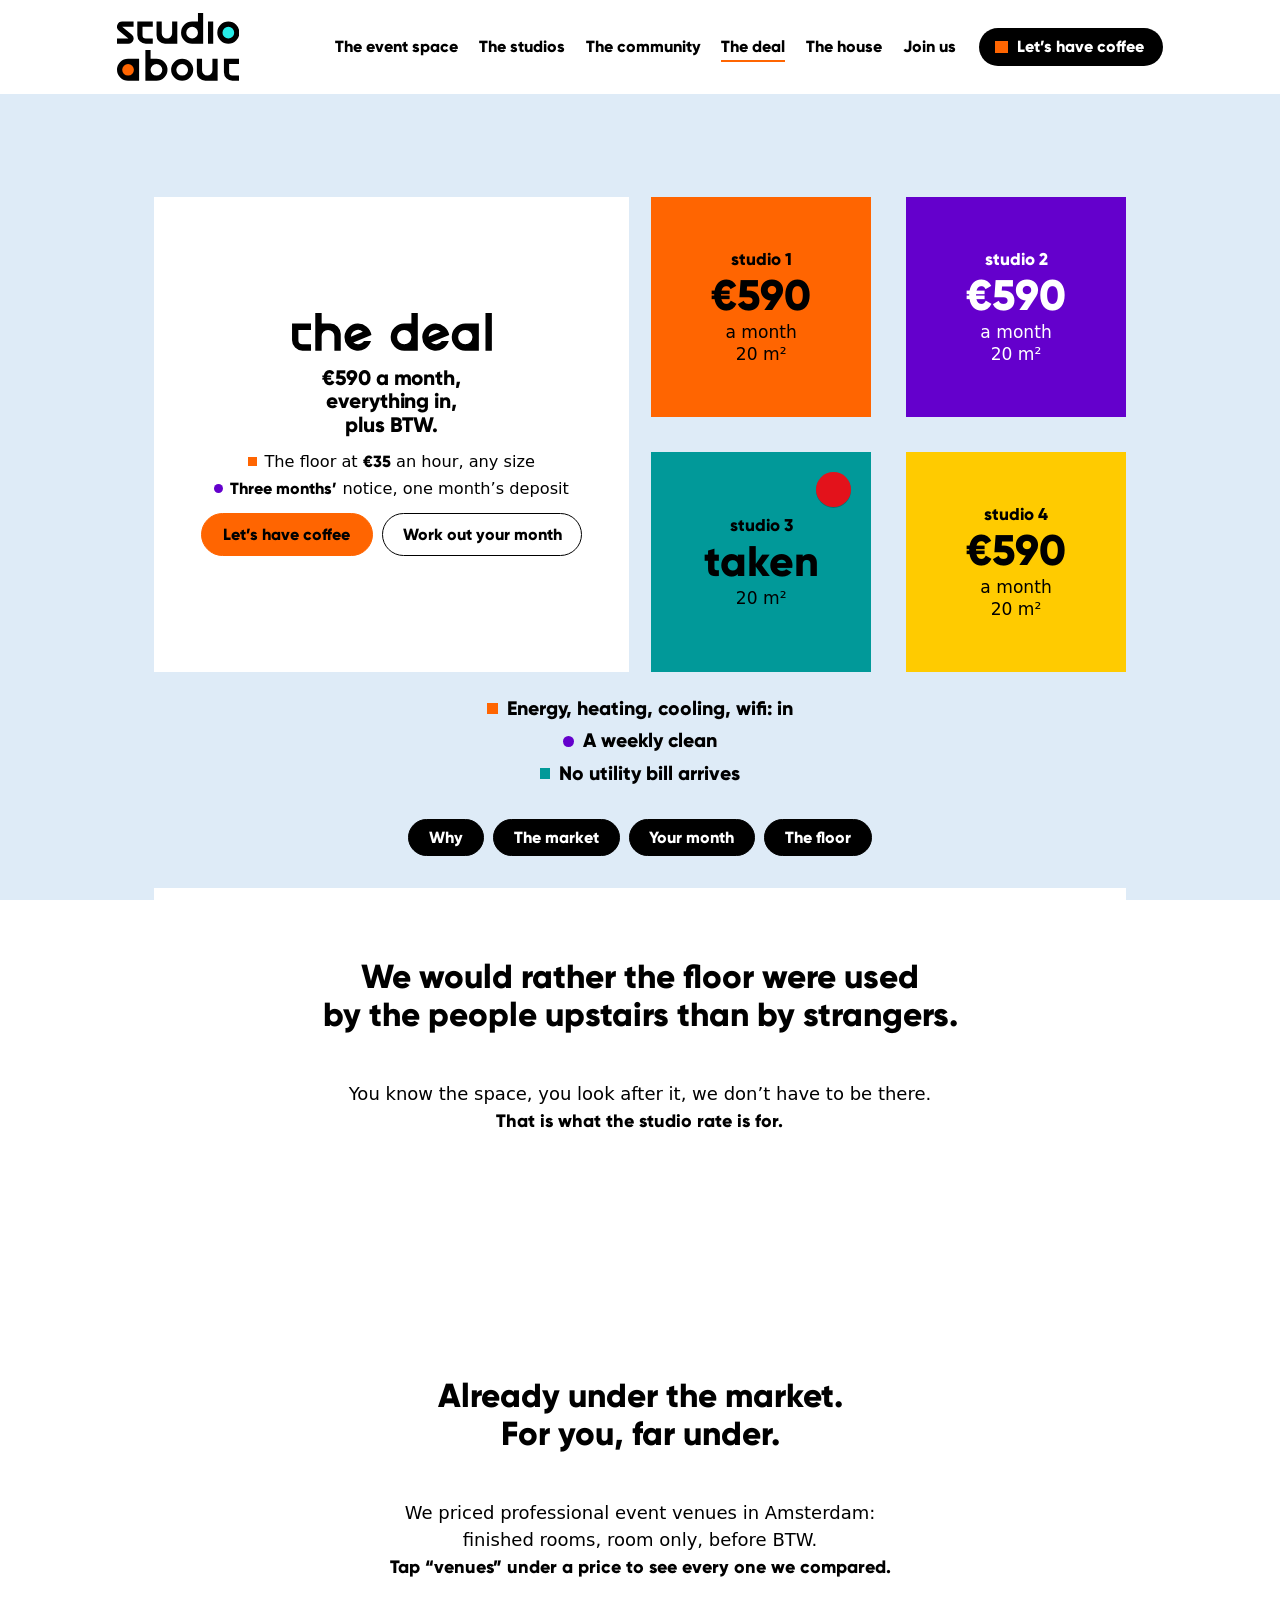
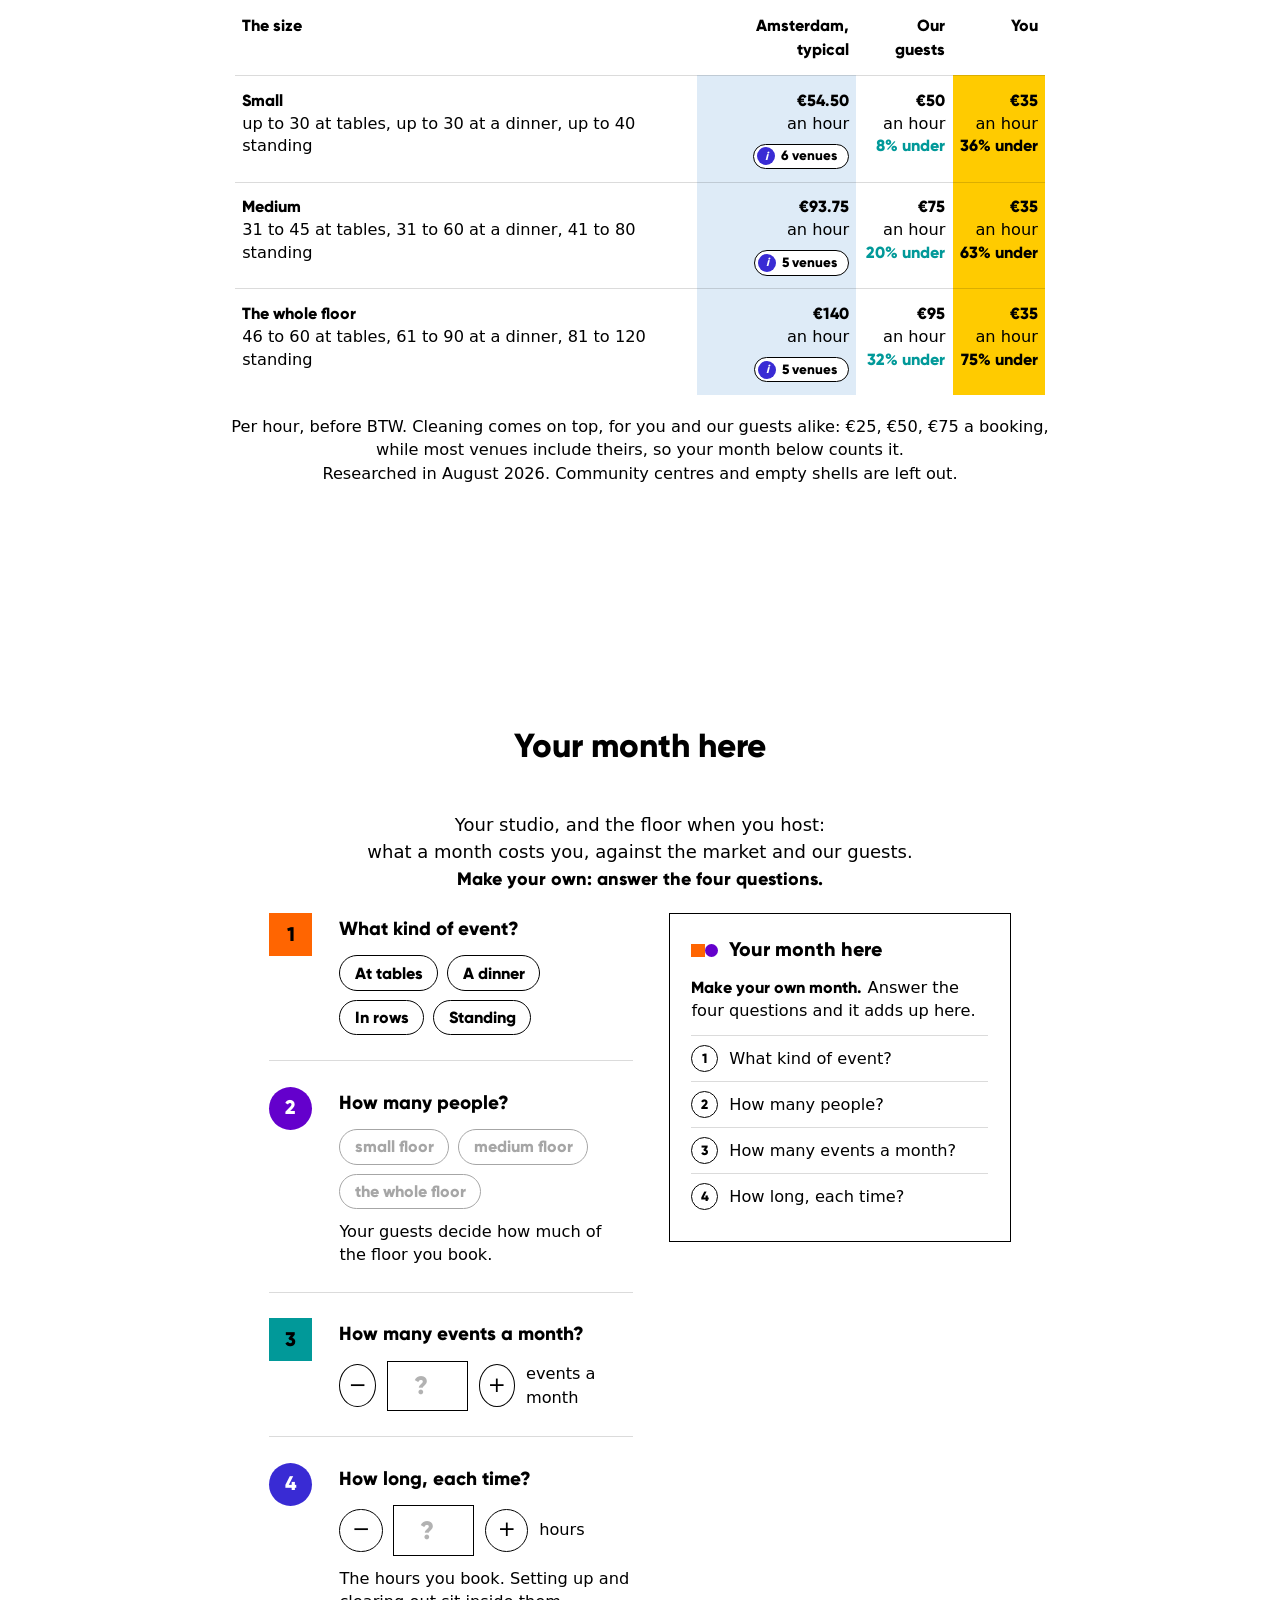
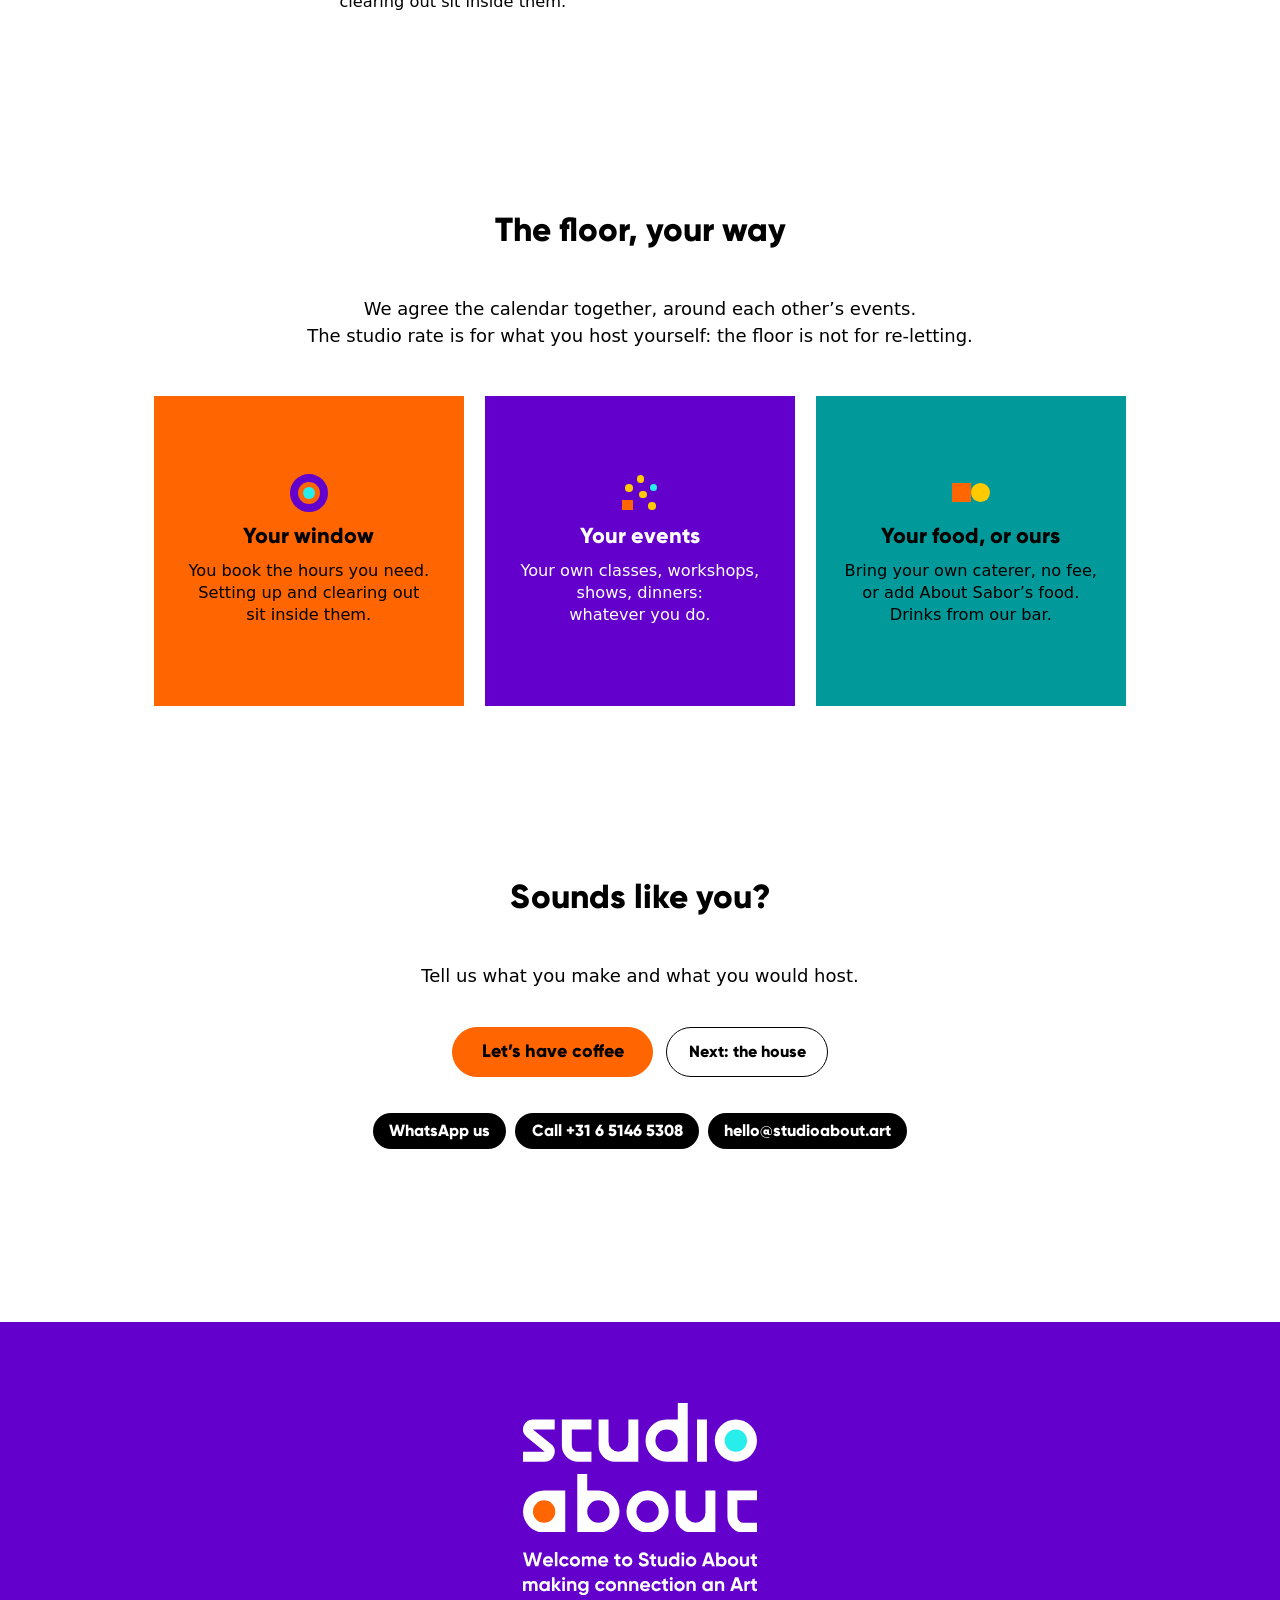
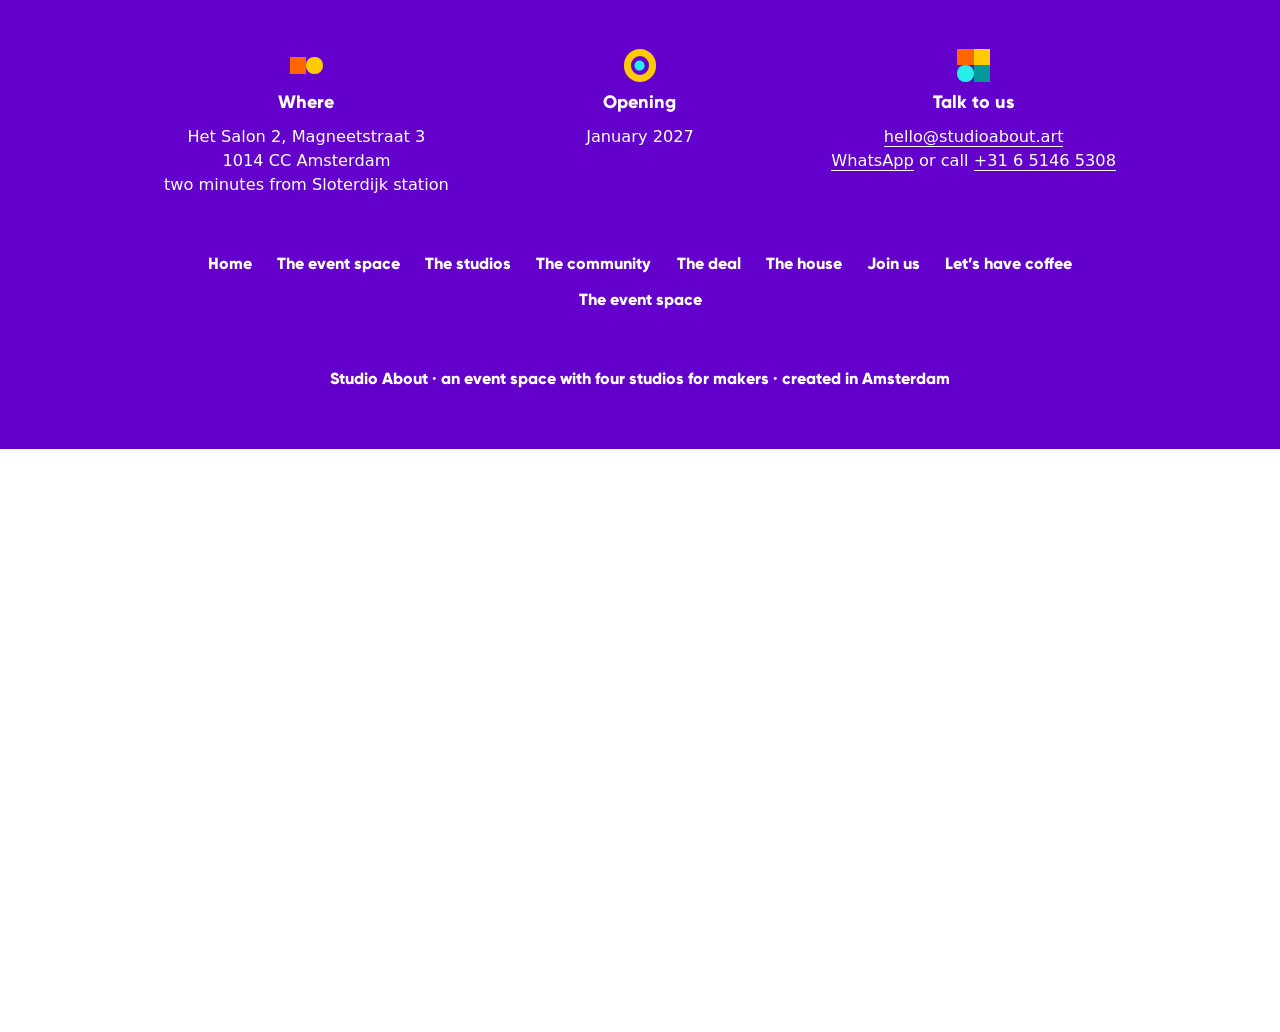
<file: deal.html>
<!doctype html>
<html lang="en" style="--c:#019999">
<head><meta charset="utf-8"><meta name="viewport" content="width=device-width,initial-scale=1">
<title>The deal · Studio About: a studio for €590 a month, everything in</title>
<meta name="description" content="A studio of 4.0 × 4.8 m for €590 a month, everything in, plus BTW, and the event floor below at €35 an hour, any size, where outside guests pay €50 to €95. Work out your month.">
<meta name="robots" content="noindex, nofollow">
<link rel="canonical" href="https://aboutcollab.github.io/studioabout-space/deal.html">
<meta property="og:type" content="website"><meta property="og:site_name" content="Studio About">
<meta property="og:title" content="The deal · Studio About: a studio for €590 a month, everything in"><meta property="og:description" content="A studio of 4.0 × 4.8 m for €590 a month, everything in, plus BTW, and the event floor below at €35 an hour, any size, where outside guests pay €50 to €95. Work out your month.">
<meta property="og:url" content="https://aboutcollab.github.io/studioabout-space/deal.html"><meta property="og:image" content="https://aboutcollab.github.io/studioabout-space/media/3d/og-workshop.jpg">
<meta name="twitter:card" content="summary_large_image">
<meta name="theme-color" content="#FFCB00">
<link rel="icon" href="data:image/svg+xml,%3Csvg xmlns='http://www.w3.org/2000/svg' viewBox='0 0 64 64'%3E%3Crect width='64' height='64' fill='%23000'/%3E%3Ccircle cx='22' cy='42' r='11' fill='%23FF6501'/%3E%3Ccircle cx='44' cy='22' r='11' fill='%2327EEEA'/%3E%3C/svg%3E">
<link rel="preload" href="fonts/Gilroy-Light.otf" as="font" type="font/otf" crossorigin>
<link rel="stylesheet" href="sa.css"><link rel="stylesheet" href="sa-plus.css"><script>window.SA_MONTH={"studio": 590.0, "rate": 35.0, "lim": {"n": [0, 12], "h": [1, 12]}, "setups": [{"key": "workshop", "name": "At tables"}, {"key": "dinner", "name": "A dinner"}, {"key": "theatre", "name": "In rows"}, {"key": "standing", "name": "Standing"}], "bands": [{"key": "B1", "name": "Small", "chip": "small floor", "price": 50.0, "clean": 25.0, "tclean": 25.0, "market": 54.5, "ranges": {"workshop": [1, 30], "dinner": [1, 30], "theatre": [1, 40], "standing": [1, 40]}}, {"key": "B2", "name": "Medium", "chip": "medium floor", "price": 75.0, "clean": 50.0, "tclean": 50.0, "market": 93.75, "ranges": {"workshop": [31, 45], "dinner": [31, 60], "theatre": [41, 70], "standing": [41, 80]}}, {"key": "B3", "name": "The whole floor", "chip": "the whole floor", "price": 95.0, "clean": 75.0, "tclean": 75.0, "market": 140, "ranges": {"workshop": [46, 60], "dinner": [61, 90], "theatre": [71, 100], "standing": [81, 120]}}]};</script></head>
<body>
<a class="sa-skip" href="#main">Skip to the content</a>
<div class="sa-colorbg" aria-hidden="true"></div><header class="sa-top"><div class="sa-bar">
  <a class="sa-logo" href="index.html" aria-label="Studio About, home"><svg xmlns="http://www.w3.org/2000/svg" viewBox="0 -278 1108 614" class="" aria-hidden="true" focusable="false" style="width:136px;max-width:100%;height:auto;display:block"><path fill="#27EEEA" d="M931.5 -100A76.5 76.5 0 0 1 1008 -176.5A76.5 76.5 0 0 1 1084.5 -100A76.5 76.5 0 0 1 1008 -23.5A76.5 76.5 0 0 1 931.5 -100Z"/><path fill="#FF6501" d="M23.5 236A76.5 76.5 0 0 1 100 159.5A76.5 76.5 0 0 1 176.5 236A76.5 76.5 0 0 1 100 312.5A76.5 76.5 0 0 1 23.5 236Z"/><path fill="#000000" fill-rule="evenodd" d="M150 -200L150 -153L47 -153L132.623 -83.489A47 47 0 0 1 147.294 -31.284A47 47 0 0 1 103 0L0 0L0 -47L103 -47L17.377 -116.511A47 47 0 0 1 2.706 -168.716A47 47 0 0 1 47 -200ZM184 -200L324 -200L324 -153L231 -153L231 -77A30 30 0 0 0 261 -47L324 -47L324 0L261 0A77 77 0 0 1 184 -77ZM358 -200L405 -200L405 -94A47 47 0 0 0 452 -47A47 47 0 0 0 499 -94L499 -200L546 -200L546 0L435 0A77 77 0 0 1 358 -77ZM780 -278L733 -278L733 -200L680 -200A100 100 0 0 0 580 -100A100 100 0 0 0 680 0L780 0ZM627 -100A53 53 0 0 0 680 -47A53 53 0 0 0 733 -100A53 53 0 0 0 680 -153A53 53 0 0 0 627 -100ZM824 -200L871 -200L871 0L824 0ZM908 -100A100 100 0 0 1 1008 -200A100 100 0 0 1 1108 -100A100 100 0 0 1 1008 0A100 100 0 0 1 908 -100ZM955 -100A53 53 0 0 0 1008 -47A53 53 0 0 0 1061 -100A53 53 0 0 0 1008 -153A53 53 0 0 0 955 -100ZM200 136L100 136A100 100 0 0 0 0 236A100 100 0 0 0 100 336L200 336ZM47 236A53 53 0 0 0 100 289A53 53 0 0 0 153 236A53 53 0 0 0 100 183A53 53 0 0 0 47 236ZM257 58L304 58L304 136L357 136A100 100 0 0 1 457 236A100 100 0 0 1 357 336L257 336ZM304 236A53 53 0 0 0 357 289A53 53 0 0 0 410 236A53 53 0 0 0 357 183A53 53 0 0 0 304 236ZM490 236A100 100 0 0 1 590 136A100 100 0 0 1 690 236A100 100 0 0 1 590 336A100 100 0 0 1 490 236ZM537 236A53 53 0 0 0 590 289A53 53 0 0 0 643 236A53 53 0 0 0 590 183A53 53 0 0 0 537 236ZM723 136L770 136L770 242A47 47 0 0 0 817 289A47 47 0 0 0 864 242L864 136L911 136L911 336L800 336A77 77 0 0 1 723 259ZM968 136L1108 136L1108 183L1015 183L1015 259A30 30 0 0 0 1045 289L1108 289L1108 336L1045 336A77 77 0 0 1 968 259Z"/></svg></a>
  <nav class="sa-menu" aria-label="Main"><a href="event-space.html">The event space</a><a href="studios.html">The studios</a><a href="community.html">The community</a><a href="deal.html" aria-current="page">The deal</a><a href="house.html">The house</a><a href="join.html">Join us</a></nav>
  <a class="sa-book hov" href="join.html#coffee"><i aria-hidden="true"></i><span>Let’s have coffee</span></a>
  <button class="sa-burger" type="button" aria-expanded="false" aria-controls="sa-panel"><span class="vh">Menu</span><i></i><i></i><i></i></button>
</div>
<nav class="sa-panel" id="sa-panel" aria-label="Main" hidden><a href="event-space.html">The event space</a><a href="studios.html">The studios</a><a href="community.html">The community</a><a href="deal.html" aria-current="page">The deal</a><a href="house.html">The house</a><a href="join.html">Join us</a><a href="join.html#coffee">Let’s have coffee</a></nav></header>
<main id="main">
<section class="sa-openwrap sa-subopen" data-c="i" aria-label="the deal">
  <div class="sa-open">
  <div class="sa-osq sa-white"><div class="sa-oin sa-pos" style="--kp:8.229cqw">
    <h1 class="sa-lt" aria-label="the deal"><svg aria-hidden="true" focusable="false" style="width:51.3%;max-width:100%;height:auto;display:block" xmlns="http://www.w3.org/2000/svg" viewBox="0 -278 1474.555 278"><path fill="#000000" fill-rule="evenodd" d="M0 -200L140 -200L140 -153L47 -153L47 -77A30 30 0 0 0 77 -47L140 -47L140 0L77 0A77 77 0 0 1 0 -77ZM171.51 0L171.51 -278L218.51 -278L218.51 -200L282.51 -200A77 77 0 0 1 359.51 -123L359.51 0L312.51 0L312.51 -106A47 47 0 0 0 265.51 -153A47 47 0 0 0 218.51 -106L218.51 0ZM585.884 -115.485A100 100 0 0 0 482.858 -199.91A100 100 0 0 0 387.341 -107.075A100 100 0 0 0 468.798 -1.687A100 100 0 0 0 582.709 -70.725L531.271 -70.725A53 53 0 0 1 494.142 -47.471A53 53 0 0 1 452.194 -60.109L585.884 -115.485ZM434.208 -103.532A53 53 0 0 1 466.808 -148.966A53 53 0 0 1 521.986 -139.891ZM927.98 -278L880.98 -278L880.98 -200L827.98 -200A100 100 0 0 0 727.98 -100A100 100 0 0 0 827.98 0L927.98 0ZM774.98 -100A53 53 0 0 0 827.98 -47A53 53 0 0 0 880.98 -100A53 53 0 0 0 827.98 -153A53 53 0 0 0 774.98 -100ZM1159.749 -115.485A100 100 0 0 0 1056.723 -199.91A100 100 0 0 0 961.206 -107.075A100 100 0 0 0 1042.663 -1.687A100 100 0 0 0 1156.574 -70.725L1105.136 -70.725A53 53 0 0 1 1068.007 -47.471A53 53 0 0 1 1026.059 -60.109L1159.749 -115.485ZM1008.073 -103.532A53 53 0 0 1 1040.673 -148.966A53 53 0 0 1 1095.851 -139.891ZM1378.555 -200L1278.555 -200A100 100 0 0 0 1178.555 -100A100 100 0 0 0 1278.555 0L1378.555 0ZM1225.555 -100A53 53 0 0 0 1278.555 -47A53 53 0 0 0 1331.555 -100A53 53 0 0 0 1278.555 -153A53 53 0 0 0 1225.555 -100ZM1427.555 -278L1474.555 -278L1474.555 0L1427.555 0Z"/></svg></h1>
    <p class="sa-h1pos sa-subline"><span class="ln"><span class="sg">€590 a month,</span></span> <span class="ln"><span class="sg">everything in,</span></span> <span class="ln"><span class="sg">plus BTW.</span></span></p>
    <p class="sa-pricetag"><span><i></i>The floor at <b>€35</b> an hour, any size</span> <span><i></i><b>Three months’</b> notice, one month’s deposit</span></p>
    <div class="sa-btns"><a class="sa-btn big" href="join.html#coffee">Let’s have coffee</a><a class="sa-btn line" href="#your-month">Work out your month</a></div>
  </div></div>
  <div class="sa-osq sa-foursq"><div class="sa-fsq hov" style="--bg:#FF6501;--fg:#000"><span>studio 1</span><b>€590</b>a month<br>20 m²</div><div class="sa-fsq hov" style="--bg:#6400CC;--fg:#fff"><span>studio 2</span><b>€590</b>a month<br>20 m²</div><div class="sa-fsq sa-taken" style="--bg:#019999;--fg:#000"><i class="sa-dot" aria-hidden="true"></i><span>studio 3</span><b>taken</b>20 m²</div><div class="sa-fsq hov" style="--bg:#FFCB00;--fg:#000"><span>studio 4</span><b>€590</b>a month<br>20 m²</div></div>
  </div>
  <p class="sa-proof sa-stackproof"><span><i></i>Energy, heating, cooling, wifi: in</span><span><i></i>A weekly clean</span><span><i></i>No utility bill arrives</span></p>
</section>
<nav class="sa-wnav" aria-label="On this page"><a href="#why">Why</a><a href="#market">The market</a><a href="#your-month">Your month</a><a href="#rules">The floor</a></nav>
<section class="sa-field" id="why" data-c="g"><div class="sa-in">
<h2 class="t-st sa-statement"><span class="ln"><span class="sg">We would rather</span> <span class="sg">the floor were used</span></span> <span class="ln"><span class="sg">by the people upstairs</span> <span class="sg">than by strangers.</span></span></h2><p class="t-p"><span class="ln"><span class="sg">You know the space, you look after it,</span> <span class="sg">we don’t have to be there.</span></span> <span class="ln"><span class="sg"><b>That is what the studio rate is for.</b></span></span></p>
</div></section>
<section class="sa-field" id="market" data-c="w"><div class="sa-in">
<h2 class="t-h2"><span class="ln"><span class="sg">Already under the market.</span></span> <span class="ln"><span class="sg">For you,</span> <span class="sg">far under.</span></span></h2><p class="t-p"><span class="ln"><span class="sg">We priced professional event venues</span> <span class="sg">in Amsterdam:</span></span> <span class="ln"><span class="sg">finished rooms,</span> <span class="sg">room only,</span> <span class="sg">before BTW.</span></span> <span class="ln"><span class="sg"><b>Tap “venues” under a price</span> <span class="sg">to see every one we compared.</b></span></span></p><table class="sa-cmp sa-mkt"><thead><tr><th>The size</th><th class="eur">Amsterdam, typical</th><th class="eur">Our guests</th><th class="eur">You</th></tr></thead><tbody><tr><th>Small<small class="lg">up to 30 at tables, up to 30 at a dinner, up to 40 standing</small><small class="sm">up to 30 at tables</small></th><td class="eur mkt">€54.50<small>an hour</small><div class="sa-src"><button type="button" class="sa-srcb" aria-expanded="false" aria-controls="src-B1"><span class="sa-i" aria-hidden="true">i</span>6 venues</button><div class="sa-pop" id="src-B1" role="region" aria-label="The 6 venues behind the small price"><div class="sa-poph"><b>The 6 small rooms we compared</b><button type="button" class="sa-popx" aria-label="Close the list">×</button></div><ol><li><span class="sv">REFORMAL Studio<small>2 to 10 people</small></span><b>€34</b><small class="sp">they publish from €34 an hour, on Spacebase</small></li><li><span class="sv"><a href="https://www.cinetol.nl/verhuur" target="_blank" rel="noopener">Cinetol</a><small>Hoofdkwartier, 10 people</small></span><b>€37.50</b><small class="sp">they publish €150 for 4 hours</small></li><li><span class="sv"><a href="https://www.spacebase.com/en/amsterdam/workshop-spaces/" target="_blank" rel="noopener">Impact Hub</a><small>small rooms</small></span><b>€54</b><small class="sp">they publish from €53 to €56 an hour, on Spacebase</small></li><li><span class="sv"><a href="https://www.meetingroomsamsterdam.nl" target="_blank" rel="noopener">Meeting Rooms Amsterdam</a><small>their cheapest room</small></span><b>€55</b><small class="sp">they publish €220 for 4 hours</small></li><li><span class="sv"><a href="https://www.volkshotel.nl" target="_blank" rel="noopener">Volkshotel</a><small>21 m² cabin</small></span><b>€62</b><small class="sp">they publish €75 an hour incl. BTW; before BTW</small></li><li><span class="sv"><a href="https://www.kw9.nl/vergaderruimte-kosten-amsterdam" target="_blank" rel="noopener">KW9</a><small>room for 8</small></span><b>€87.50</b><small class="sp">they publish €350 for 4 hours</small></li></ol><p class="sa-popf">The middle of this list is the typical price: <b>€54.50 an hour</b>. Every price per hour, before BTW, researched in August 2026.</p></div></div></td><td class="eur">€50<small>an hour</small><small class="un">8% under</small></td><td class="eur you">€35<small>an hour</small><small class="un">36% under</small></td></tr><tr><th>Medium<small class="lg">31 to 45 at tables, 31 to 60 at a dinner, 41 to 80 standing</small><small class="sm">31 to 45 at tables</small></th><td class="eur mkt">€93.75<small>an hour</small><div class="sa-src"><button type="button" class="sa-srcb" aria-expanded="false" aria-controls="src-B2"><span class="sa-i" aria-hidden="true">i</span>5 venues</button><div class="sa-pop" id="src-B2" role="region" aria-label="The 5 venues behind the medium price"><div class="sa-poph"><b>The 5 medium rooms we compared</b><button type="button" class="sa-popx" aria-label="Close the list">×</button></div><ol><li><span class="sv"><a href="https://www.cinetol.nl/verhuur" target="_blank" rel="noopener">Cinetol</a><small>Etage, 40 seated</small></span><b>€40.63</b><small class="sp">they publish from €325 per half day or day; read as a full day of 8 hours</small></li><li><span class="sv"><a href="https://studiozeeburg.nl" target="_blank" rel="noopener">Studio Zeeburg</a><small>large room, up to 60 people</small></span><b>€81.25</b><small class="sp">they publish €325 for 4 hours</small></li><li><span class="sv"><a href="https://deceuvel.nl/en/locatieverhuur/" target="_blank" rel="noopener">De Ceuvel</a><small>Metabolic Lab, up to 30 people</small></span><b>€93.75</b><small class="sp">they publish €375 for 4 hours</small></li><li><span class="sv"><a href="https://www.kunstwest.nl/zaal-huren-amsterdam/" target="_blank" rel="noopener">Kunstwest</a><small>Atelier, 100 m²</small></span><b>€112.50</b><small class="sp">they publish from €450 per half day</small></li><li><span class="sv"><a href="https://www.hetschip.nl/en/prices-rooms-and-facilities" target="_blank" rel="noopener">Museum Het Schip</a><small>auditorium, 30 people</small></span><b>€150</b><small class="sp">they publish €150 an hour, €450 for 4 hours</small></li></ol><p class="sa-popf">The middle of this list is the typical price: <b>€93.75 an hour</b>. Every price per hour, before BTW, researched in August 2026.</p></div></div></td><td class="eur">€75<small>an hour</small><small class="un">20% under</small></td><td class="eur you">€35<small>an hour</small><small class="un">63% under</small></td></tr><tr><th>The whole floor<small class="lg">46 to 60 at tables, 61 to 90 at a dinner, 81 to 120 standing</small><small class="sm">46 to 60 at tables</small></th><td class="eur mkt">€140<small>an hour</small><div class="sa-src"><button type="button" class="sa-srcb" aria-expanded="false" aria-controls="src-B3"><span class="sa-i" aria-hidden="true">i</span>5 venues</button><div class="sa-pop" id="src-B3" role="region" aria-label="The 5 venues behind the large price"><div class="sa-poph"><b>The 5 large rooms we compared</b><button type="button" class="sa-popx" aria-label="Close the list">×</button></div><ol><li><span class="sv"><a href="https://www.spacebase.com/en/amsterdam/workshop-spaces/" target="_blank" rel="noopener">Impact Hub</a><small>220 m² room</small></span><b>€84</b><small class="sp">they publish from €84 an hour, on Spacebase</small></li><li><span class="sv"><a href="https://www.cinetol.nl/verhuur" target="_blank" rel="noopener">Cinetol</a><small>Zaal, 150 standing, 80 seated</small></span><b>€84.40</b><small class="sp">they publish from €675 per half day or day; read as a full day of 8 hours</small></li><li><span class="sv"><a href="https://thewhitedoorstudio.nl/event-locatie-huren/" target="_blank" rel="noopener">The White Door</a><small>240 m²</small></span><b>€140</b><small class="sp">they publish €140 an hour for a one-off workshop, €160 an hour for events</small></li><li><span class="sv"><a href="https://studionoorderfabriek.nl/en/rates/" target="_blank" rel="noopener">Studio Noorderfabriek</a><small>150 m²</small></span><b>€182.50</b><small class="sp">they publish €1,095 for 6 hours, €1,895 for 12 hours</small></li><li><span class="sv"><a href="https://www.hetschip.nl/en/prices-rooms-and-facilities" target="_blank" rel="noopener">Museum Het Schip</a><small>café, 70 in rows</small></span><b>€325</b><small class="sp">they publish €325 an hour, €975 for 4 hours</small></li></ol><p class="sa-popf">The middle of this list is the typical price: <b>€140 an hour</b>. Every price per hour, before BTW, researched in August 2026.</p></div></div></td><td class="eur">€95<small>an hour</small><small class="un">32% under</small></td><td class="eur you">€35<small>an hour</small><small class="un">75% under</small></td></tr></tbody></table><p class="t-cap"><span class="ln"><span class="sg">Per hour, before BTW. Cleaning comes on top,</span> <span class="sg">for you and our guests alike: €25, €50, €75 a booking,</span></span> <span class="ln"><span class="sg">while most venues include theirs,</span> <span class="sg">so your month below counts it.</span></span> <span class="ln"><span class="sg">Researched in August 2026.</span> <span class="sg">Community centres and empty shells</span> <span class="sg">are left out.</span></span></p>
</div></section>
<section class="sa-field" id="your-month" data-c="w"><div class="sa-in">
<h2 class="t-h2"><span class="ln"><span class="sg">Your month here</span></span></h2><p class="t-p"><span class="ln"><span class="sg">Your studio,</span> <span class="sg">and the floor when you host:</span></span> <span class="ln"><span class="sg">what a month costs you,</span> <span class="sg">against the market and our guests.</span></span> <span class="ln"><span class="sg"><b>Make your own:</span> <span class="sg">answer the four questions.</b></span></span></p><div class="sa-bgrid" id="month"><div class="sa-pane on"><div class="sa-step"><span class="sa-sn" aria-hidden="true"></span><div class="sa-sb"><h3>What kind of event?</h3><div class="sa-chips" role="group" aria-label="What kind of event"><button type="button" class="sa-chip" data-setup="workshop" aria-pressed="false">At tables</button><button type="button" class="sa-chip" data-setup="dinner" aria-pressed="false">A dinner</button><button type="button" class="sa-chip" data-setup="theatre" aria-pressed="false">In rows</button><button type="button" class="sa-chip" data-setup="standing" aria-pressed="false">Standing</button></div></div></div><div class="sa-step"><span class="sa-sn" aria-hidden="true"></span><div class="sa-sb"><h3>How many people?</h3><div class="sa-chips" id="m_people" role="group" aria-label="How many people"></div><p class="sa-hint">Your guests decide how much of the floor you book.</p></div></div><div class="sa-step"><span class="sa-sn" aria-hidden="true"></span><div class="sa-sb"><h3>How many events a month?</h3><div class="sa-num"><button type="button" class="sa-pm" data-k="n" data-d="-1" aria-label="One fewer">−</button><input id="m_n" type="number" min="0" max="12" inputmode="numeric" placeholder="?" aria-label="Events a month"><button type="button" class="sa-pm" data-k="n" data-d="1" aria-label="One more">+</button><span>events a month</span></div></div></div><div class="sa-step"><span class="sa-sn" aria-hidden="true"></span><div class="sa-sb"><h3>How long, each time?</h3><div class="sa-num"><button type="button" class="sa-pm" data-k="h" data-d="-1" aria-label="One fewer">−</button><input id="m_h" type="number" min="1" max="12" inputmode="numeric" placeholder="?" aria-label="Hours each time"><button type="button" class="sa-pm" data-k="h" data-d="1" aria-label="One more">+</button><span>hours</span></div><p class="sa-hint">The hours you book. Setting up and clearing out sit inside them.</p></div></div></div><aside class="sa-sum" aria-label="Your month"><div class="sa-sumin"><div class="sa-sumh"><span class="ic ic-duo" aria-hidden="true"><i class="s" style="background:#FF6501"></i><i class="c" style="background:#6400CC"></i></span>Your month here</div><div id="mlines" aria-live="polite"></div></div></aside></div>
</div></section>
<section class="sa-sqpart" id="rules" data-c="y" data-hold="text">
  <div class="sa-float"><h2 class="t-h2"><span class="ln"><span class="sg">The floor, your way</span></span></h2><p class="t-p"><span class="ln"><span class="sg">We agree the calendar together,</span> <span class="sg">around each other’s events.</span></span> <span class="ln"><span class="sg">The studio rate is for what you host yourself:</span> <span class="sg">the floor is not for re-letting.</span></span></p></div>
  <div class="sa-sqs n3" style="--k:6.6cqw;--slot:1;--hh:0cqw;--tl:4.2;--hl:1"><div class="sa-sq hov sq-top" style="--bg:#FF6501;--fg:#000"><span class="sq-in"><span class="sq-ic"><span class="ic ic-ring" aria-hidden="true"><i class="r" style="border-color:#6400CC"></i><i class="c" style="background:#27EEEA"></i></span></span><span class="sq-h"><span class="ln"><span class="sg">Your window</span></span></span><span class="sq-t"><span class="ln"><span class="sg">You book the hours</span> <span class="sg">you need.</span></span> <span class="ln"><span class="sg">Setting up and clearing out</span></span> <span class="ln"><span class="sg">sit inside them.</span></span></span></span></div><div class="sa-sq hov sq-top" style="--bg:#6400CC;--fg:#fff"><span class="sq-in"><span class="sq-ic"><span class="ic ic-scatter" aria-hidden="true"><i class="s" style="background:#FF6501"></i><i class="c" style="background:#FFCB00"></i><i class="c" style="background:#27EEEA"></i><i class="c" style="background:#FFCB00"></i><i class="c" style="background:#FFCB00"></i><i class="c" style="background:#FFCB00"></i></span></span><span class="sq-h"><span class="ln"><span class="sg">Your events</span></span></span><span class="sq-t"><span class="ln"><span class="sg">Your own classes, workshops,</span></span> <span class="ln"><span class="sg">shows, dinners:</span></span> <span class="ln"><span class="sg">whatever you do.</span></span></span></span></div><div class="sa-sq hov sq-top" style="--bg:#019999;--fg:#000"><span class="sq-in"><span class="sq-ic"><span class="ic ic-duo" aria-hidden="true"><i class="s" style="background:#FF6501"></i><i class="c" style="background:#FFCB00"></i></span></span><span class="sq-h"><span class="ln"><span class="sg">Your food, or ours</span></span></span><span class="sq-t"><span class="ln"><span class="sg">Bring your own caterer,</span> <span class="sg">no fee,</span></span> <span class="ln"><span class="sg">or add About&nbsp;Sabor’s food.</span></span> <span class="ln"><span class="sg">Drinks from our bar.</span></span></span></span></div></div>
</section>
<section class="sa-field sa-close" data-c="p"><div class="sa-in"><h2 class="t-h2"><span class="ln"><span class="sg">Sounds like you?</span></span></h2><p class="t-p"><span class="ln"><span class="sg">Tell us what you make</span> <span class="sg">and what you would host.</span></span></p><div class="sa-btns"><a class="sa-btn big" href="join.html#coffee">Let’s have coffee</a><a class="sa-btn line sa-next" href="house.html">Next: the house</a></div><div class="sa-routes"><a class="sa-route" href="https://wa.me/31651465308" target="_blank" rel="noopener">WhatsApp us</a><a class="sa-route" href="tel:+31651465308">Call +31&nbsp;6&nbsp;5146&nbsp;5308</a><a class="sa-route" href="mailto:hello@studioabout.art">hello@studioabout.art</a></div></div></section>
</main>
<footer class="sa-foot" data-c="p"><div class="sa-foot-in">
  <div class="sa-lblock" style="width:260px"><svg xmlns="http://www.w3.org/2000/svg" viewBox="0 -278 1108 614" class="lb-logo" role="img" aria-label="Studio About" style="width:100%;max-width:100%;height:auto;display:block"><path fill="#27EEEA" d="M931.5 -100A76.5 76.5 0 0 1 1008 -176.5A76.5 76.5 0 0 1 1084.5 -100A76.5 76.5 0 0 1 1008 -23.5A76.5 76.5 0 0 1 931.5 -100Z"/><path fill="#FF6501" d="M23.5 236A76.5 76.5 0 0 1 100 159.5A76.5 76.5 0 0 1 176.5 236A76.5 76.5 0 0 1 100 312.5A76.5 76.5 0 0 1 23.5 236Z"/><path fill="#FFFFFF" fill-rule="evenodd" d="M150 -200L150 -153L47 -153L132.623 -83.489A47 47 0 0 1 147.294 -31.284A47 47 0 0 1 103 0L0 0L0 -47L103 -47L17.377 -116.511A47 47 0 0 1 2.706 -168.716A47 47 0 0 1 47 -200ZM184 -200L324 -200L324 -153L231 -153L231 -77A30 30 0 0 0 261 -47L324 -47L324 0L261 0A77 77 0 0 1 184 -77ZM358 -200L405 -200L405 -94A47 47 0 0 0 452 -47A47 47 0 0 0 499 -94L499 -200L546 -200L546 0L435 0A77 77 0 0 1 358 -77ZM780 -278L733 -278L733 -200L680 -200A100 100 0 0 0 580 -100A100 100 0 0 0 680 0L780 0ZM627 -100A53 53 0 0 0 680 -47A53 53 0 0 0 733 -100A53 53 0 0 0 680 -153A53 53 0 0 0 627 -100ZM824 -200L871 -200L871 0L824 0ZM908 -100A100 100 0 0 1 1008 -200A100 100 0 0 1 1108 -100A100 100 0 0 1 1008 0A100 100 0 0 1 908 -100ZM955 -100A53 53 0 0 0 1008 -47A53 53 0 0 0 1061 -100A53 53 0 0 0 1008 -153A53 53 0 0 0 955 -100ZM200 136L100 136A100 100 0 0 0 0 236A100 100 0 0 0 100 336L200 336ZM47 236A53 53 0 0 0 100 289A53 53 0 0 0 153 236A53 53 0 0 0 100 183A53 53 0 0 0 47 236ZM257 58L304 58L304 136L357 136A100 100 0 0 1 457 236A100 100 0 0 1 357 336L257 336ZM304 236A53 53 0 0 0 357 289A53 53 0 0 0 410 236A53 53 0 0 0 357 183A53 53 0 0 0 304 236ZM490 236A100 100 0 0 1 590 136A100 100 0 0 1 690 236A100 100 0 0 1 590 336A100 100 0 0 1 490 236ZM537 236A53 53 0 0 0 590 289A53 53 0 0 0 643 236A53 53 0 0 0 590 183A53 53 0 0 0 537 236ZM723 136L770 136L770 242A47 47 0 0 0 817 289A47 47 0 0 0 864 242L864 136L911 136L911 336L800 336A77 77 0 0 1 723 259ZM968 136L1108 136L1108 183L1015 183L1015 259A30 30 0 0 0 1045 289L1108 289L1108 336L1045 336A77 77 0 0 1 968 259Z"/></svg><svg xmlns="http://www.w3.org/2000/svg" viewBox="0 -146 2385.2 440.948" class="lb-tag" aria-hidden="true" focusable="false" style="width:100%;max-width:100%;height:auto;display:block"><path fill="#FFFFFF" d="M70.6 0L96.8 -92.4L123.2 0L154.6 0L193.8 -140L164.8 -140L138 -36.2L108.6 -140L85 -140L55.8 -36.2L29 -140L0 -140L39.2 0ZM305.8 -39.4C306.4 -43.2 306.8 -46.6 306.8 -50C306.8 -65 302 -77.4 292.4 -87.6C283 -97.8 270.8 -102.8 256.2 -102.8C240.8 -102.8 228 -97.8 218.2 -87.6C208.4 -77.6 203.4 -65 203.4 -50C203.4 -34.8 208.4 -22.2 218.4 -12.2C228.4 -2.2 241.6 2.8 258.2 2.8C277.4 2.8 292 -4.4 301.8 -18.6L281 -30.6C276 -24 268.4 -20.6 258.6 -20.6C243.2 -20.6 233.8 -26.8 230.4 -39.4ZM230 -59.4C233 -72.2 242.4 -79.6 256.2 -79.6C268 -79.6 278 -73 281 -59.4ZM350.6 0L350.6 -146L324.8 -146L324.8 0ZM421.8 2.8C441.2 2.8 458.2 -7.4 467 -23.2L444.6 -36C440.6 -27.8 432 -22.8 421.6 -22.8C413.8 -22.8 407.4 -25.4 402.4 -30.4C397.4 -35.6 394.8 -42.2 394.8 -50C394.8 -66 406.2 -77.4 421.6 -77.4C431.8 -77.4 440.4 -72.2 444.4 -64L466.6 -77C458.4 -92.8 441.2 -102.8 421.8 -102.8C406.8 -102.8 394.2 -97.8 384 -87.6C374 -77.4 369 -65 369 -50C369 -35 374 -22.6 384 -12.4C394.2 -2.2 406.8 2.8 421.8 2.8ZM566.6 -12.4C576.8 -22.6 582 -35.2 582 -50C582 -64.8 576.8 -77.2 566.6 -87.4C556.4 -97.6 543.8 -102.8 529 -102.8C514.2 -102.8 501.6 -97.6 491.4 -87.4C481.2 -77.2 476.2 -64.8 476.2 -50C476.2 -35.2 481.2 -22.6 491.4 -12.4C501.6 -2.2 514.2 2.8 529 2.8C543.8 2.8 556.4 -2.2 566.6 -12.4ZM509.6 -30.2C504.6 -35.4 502 -42 502 -50C502 -58 504.6 -64.6 509.6 -69.8C514.8 -75 521.2 -77.6 529 -77.6C536.8 -77.6 543.2 -75 548.4 -69.8C553.6 -64.6 556.2 -58 556.2 -50C556.2 -42 553.6 -35.4 548.4 -30.2C543.2 -25 536.8 -22.4 529 -22.4C521.2 -22.4 514.8 -25 509.6 -30.2ZM710.8 -102.8C697.6 -102.8 687.6 -98 681 -88.4C675.2 -98 666 -102.8 653.8 -102.8C641.2 -102.8 632 -98.4 626 -89.4L626 -100L600.2 -100L600.2 0L626 0L626 -56.2C626 -70.8 633.4 -78.8 644.8 -78.8C655.4 -78.8 661.6 -71.8 661.6 -59.8L661.6 0L687.4 0L687.4 -56.2C687.4 -70.8 694.2 -78.8 706 -78.8C716.6 -78.8 722.8 -71.8 722.8 -59.8L722.8 0L748.6 0L748.6 -61.6C748.6 -86.6 733.8 -102.8 710.8 -102.8ZM867.8 -39.4C868.4 -43.2 868.8 -46.6 868.8 -50C868.8 -65 864 -77.4 854.4 -87.6C845 -97.8 832.8 -102.8 818.2 -102.8C802.8 -102.8 790 -97.8 780.2 -87.6C770.4 -77.6 765.4 -65 765.4 -50C765.4 -34.8 770.4 -22.2 780.4 -12.2C790.4 -2.2 803.6 2.8 820.2 2.8C839.4 2.8 854 -4.4 863.8 -18.6L843 -30.6C838 -24 830.4 -20.6 820.6 -20.6C805.2 -20.6 795.8 -26.8 792.4 -39.4ZM792 -59.4C795 -72.2 804.4 -79.6 818.2 -79.6C830 -79.6 840 -73 843 -59.4ZM994 -100L971.4 -100L971.4 -128L945.6 -120.2L945.6 -100L928.2 -100L928.2 -75.2L945.6 -75.2L945.6 -33.6C945.6 -6.2 958.6 4 994 0L994 -23.4C979.2 -22.6 971.4 -22.8 971.4 -33.6L971.4 -75.2L994 -75.2ZM1099 -12.4C1109.2 -22.6 1114.4 -35.2 1114.4 -50C1114.4 -64.8 1109.2 -77.2 1099 -87.4C1088.8 -97.6 1076.2 -102.8 1061.4 -102.8C1046.6 -102.8 1034 -97.6 1023.8 -87.4C1013.6 -77.2 1008.6 -64.8 1008.6 -50C1008.6 -35.2 1013.6 -22.6 1023.8 -12.4C1034 -2.2 1046.6 2.8 1061.4 2.8C1076.2 2.8 1088.8 -2.2 1099 -12.4ZM1042 -30.2C1037 -35.4 1034.4 -42 1034.4 -50C1034.4 -58 1037 -64.6 1042 -69.8C1047.2 -75 1053.6 -77.6 1061.4 -77.6C1069.2 -77.6 1075.6 -75 1080.8 -69.8C1086 -64.6 1088.6 -58 1088.6 -50C1088.6 -42 1086 -35.4 1080.8 -30.2C1075.6 -25 1069.2 -22.4 1061.4 -22.4C1053.6 -22.4 1047.2 -25 1042 -30.2ZM1231.6 2.8C1246.6 2.8 1258.8 -1 1268.2 -8.6C1277.6 -16.2 1282.4 -26.4 1282.4 -39.4C1282.4 -47.4 1280.2 -54.4 1277.2 -59.2C1274.6 -64 1268.2 -69 1264 -71.6C1262 -73 1259 -74.4 1255.2 -75.8C1251.4 -77.4 1248.4 -78.6 1246.2 -79.2L1236.6 -82.4C1226.2 -85.6 1219.2 -88.6 1215.4 -91.2C1211.8 -94 1210 -97.6 1210 -102C1210 -110.2 1217 -116 1228.4 -116C1240.6 -116 1249.6 -110 1255.2 -98L1278.4 -111.4C1268.8 -131.2 1251 -142.8 1228.4 -142.8C1215.8 -142.8 1204.8 -139 1195.8 -131.4C1186.8 -124 1182.4 -113.8 1182.4 -101.2C1182.4 -88.4 1187 -78.8 1195.6 -72.4C1204.4 -66.2 1212 -63.2 1224.6 -59.4C1236 -56.2 1243.8 -53.2 1248.2 -50.4C1252.6 -47.8 1254.8 -44 1254.8 -39C1254.8 -30.4 1247.8 -24.2 1232.4 -24.2C1216.4 -24.2 1205.6 -31.4 1200.2 -45.6L1176.6 -31.8C1184.4 -10.4 1203.8 2.8 1231.6 2.8ZM1356.4 -100L1333.8 -100L1333.8 -128L1308 -120.2L1308 -100L1290.6 -100L1290.6 -75.2L1308 -75.2L1308 -33.6C1308 -6.2 1321 4 1356.4 0L1356.4 -23.4C1341.6 -22.6 1333.8 -22.8 1333.8 -33.6L1333.8 -75.2L1356.4 -75.2ZM1442.2 -46C1442.2 -29.4 1433.6 -21.2 1420.2 -21.2C1408.2 -21.2 1400.4 -28.4 1400.4 -41.8L1400.4 -100L1374.6 -100L1374.6 -38.6C1374.6 -25.6 1378.2 -15.6 1385.2 -8.2C1392.4 -0.8 1401.4 2.8 1412.4 2.8C1426 2.8 1436 -1.8 1442.2 -11.2L1442.2 0L1468 0L1468 -100L1442.2 -100ZM1567.4 -88.2C1559.8 -98 1549 -102.8 1535 -102.8C1521.6 -102.8 1510 -97.6 1500.4 -87.4C1491 -77.2 1486.2 -64.8 1486.2 -50C1486.2 -35.2 1491 -22.6 1500.4 -12.4C1510 -2.2 1521.6 2.8 1535 2.8C1549 2.8 1559.8 -2 1567.4 -11.8L1567.4 0L1593.2 0L1593.2 -140L1567.4 -140ZM1519.8 -29.6C1514.6 -35 1512 -41.8 1512 -50C1512 -58.2 1514.6 -65 1519.8 -70.2C1525.2 -75.6 1531.8 -78.2 1539.8 -78.2C1547.8 -78.2 1554.4 -75.6 1559.6 -70.2C1564.8 -65 1567.4 -58.2 1567.4 -50C1567.4 -41.8 1564.8 -35 1559.6 -29.6C1554.4 -24.4 1547.8 -21.8 1539.8 -21.8C1531.8 -21.8 1525.2 -24.4 1519.8 -29.6ZM1629.6 -112C1638.4 -112 1645.6 -119.2 1645.6 -127.8C1645.6 -136.4 1638.4 -143.8 1629.6 -143.8C1621 -143.8 1613.8 -136.4 1613.8 -127.8C1613.8 -119.2 1621 -112 1629.6 -112ZM1642.6 0L1642.6 -100L1616.8 -100L1616.8 0ZM1751.4 -12.4C1761.6 -22.6 1766.8 -35.2 1766.8 -50C1766.8 -64.8 1761.6 -77.2 1751.4 -87.4C1741.2 -97.6 1728.6 -102.8 1713.8 -102.8C1699 -102.8 1686.4 -97.6 1676.2 -87.4C1666 -77.2 1661 -64.8 1661 -50C1661 -35.2 1666 -22.6 1676.2 -12.4C1686.4 -2.2 1699 2.8 1713.8 2.8C1728.6 2.8 1741.2 -2.2 1751.4 -12.4ZM1694.4 -30.2C1689.4 -35.4 1686.8 -42 1686.8 -50C1686.8 -58 1689.4 -64.6 1694.4 -69.8C1699.6 -75 1706 -77.6 1713.8 -77.6C1721.6 -77.6 1728 -75 1733.2 -69.8C1738.4 -64.6 1741 -58 1741 -50C1741 -42 1738.4 -35.4 1733.2 -30.2C1728 -25 1721.6 -22.4 1713.8 -22.4C1706 -22.4 1699.6 -25 1694.4 -30.2ZM1956.2 0L1907 -140L1872.8 -140L1823.8 0L1853.6 0L1862 -25.2L1917.8 -25.2L1926.2 0ZM1890 -108.2L1909.2 -51L1870.8 -51ZM2026.8 -102.8C2012.8 -102.8 2002 -98 1994.4 -88.2L1994.4 -140L1968.6 -140L1968.6 0L1994.4 0L1994.4 -11.8C2002 -2 2012.8 2.8 2026.8 2.8C2040.2 2.8 2051.8 -2.2 2061.2 -12.4C2070.8 -22.6 2075.6 -35.2 2075.6 -50C2075.6 -64.8 2070.8 -77.2 2061.2 -87.4C2051.8 -97.6 2040.2 -102.8 2026.8 -102.8ZM2002.2 -29.6C1997 -35 1994.4 -41.8 1994.4 -50C1994.4 -58.2 1997 -65 2002.2 -70.2C2007.4 -75.6 2014 -78.2 2022 -78.2C2030 -78.2 2036.6 -75.6 2041.8 -70.2C2047.2 -65 2049.8 -58.2 2049.8 -50C2049.8 -41.8 2047.2 -35 2041.8 -29.6C2036.6 -24.4 2030 -21.8 2022 -21.8C2014 -21.8 2007.4 -24.4 2002.2 -29.6ZM2179 -12.4C2189.2 -22.6 2194.4 -35.2 2194.4 -50C2194.4 -64.8 2189.2 -77.2 2179 -87.4C2168.8 -97.6 2156.2 -102.8 2141.4 -102.8C2126.6 -102.8 2114 -97.6 2103.8 -87.4C2093.6 -77.2 2088.6 -64.8 2088.6 -50C2088.6 -35.2 2093.6 -22.6 2103.8 -12.4C2114 -2.2 2126.6 2.8 2141.4 2.8C2156.2 2.8 2168.8 -2.2 2179 -12.4ZM2122 -30.2C2117 -35.4 2114.4 -42 2114.4 -50C2114.4 -58 2117 -64.6 2122 -69.8C2127.2 -75 2133.6 -77.6 2141.4 -77.6C2149.2 -77.6 2155.6 -75 2160.8 -69.8C2166 -64.6 2168.6 -58 2168.6 -50C2168.6 -42 2166 -35.4 2160.8 -30.2C2155.6 -25 2149.2 -22.4 2141.4 -22.4C2133.6 -22.4 2127.2 -25 2122 -30.2ZM2278.6 -46C2278.6 -29.4 2270 -21.2 2256.6 -21.2C2244.6 -21.2 2236.8 -28.4 2236.8 -41.8L2236.8 -100L2211 -100L2211 -38.6C2211 -25.6 2214.6 -15.6 2221.6 -8.2C2228.8 -0.8 2237.8 2.8 2248.8 2.8C2262.4 2.8 2272.4 -1.8 2278.6 -11.2L2278.6 0L2304.4 0L2304.4 -100L2278.6 -100ZM2385.2 -100L2362.6 -100L2362.6 -128L2336.8 -120.2L2336.8 -100L2319.4 -100L2319.4 -75.2L2336.8 -75.2L2336.8 -33.6C2336.8 -6.2 2349.8 4 2385.2 0L2385.2 -23.4C2370.4 -22.6 2362.6 -22.8 2362.6 -33.6L2362.6 -75.2L2385.2 -75.2ZM110.656 149.275C97.449 149.275 87.444 154.078 80.841 163.682C75.038 154.078 65.833 149.275 53.627 149.275C41.021 149.275 31.816 153.677 25.813 162.682L25.813 152.077L0 152.077L0 252.127L25.813 252.127L25.813 195.899C25.813 181.291 33.217 173.287 44.622 173.287C55.228 173.287 61.431 180.291 61.431 192.297L61.431 252.127L87.244 252.127L87.244 195.899C87.244 181.291 94.047 173.287 105.853 173.287C116.459 173.287 122.662 180.291 122.662 192.297L122.662 252.127L148.475 252.127L148.475 190.496C148.475 165.483 133.667 149.275 110.656 149.275ZM246.524 163.882C238.72 154.078 227.915 149.275 213.908 149.275C200.501 149.275 189.095 154.478 179.49 164.683C170.086 174.888 165.283 187.294 165.283 202.102C165.283 216.909 170.086 229.515 179.49 239.721C189.095 249.926 200.501 254.928 213.908 254.928C227.915 254.928 238.72 250.126 246.524 240.321L246.524 252.127L272.337 252.127L272.337 152.077L246.524 152.077ZM198.9 222.512C193.697 217.109 191.096 210.306 191.096 202.102C191.096 193.898 193.697 187.094 198.9 181.892C204.103 176.489 210.706 173.887 218.71 173.887C226.714 173.887 233.317 176.489 238.52 181.892C243.923 187.094 246.524 193.898 246.524 202.102C246.524 210.306 243.923 217.109 238.52 222.512C233.317 227.715 226.714 230.316 218.71 230.316C210.706 230.316 204.103 227.715 198.9 222.512ZM346.574 201.501L386.795 152.077L355.979 152.077L321.562 196.099L321.562 112.056L295.749 112.056L295.749 252.127L321.562 252.127L321.562 206.704L357.98 252.127L387.995 252.127ZM413.608 140.07C422.413 140.07 429.616 132.867 429.616 124.263C429.616 115.658 422.413 108.254 413.608 108.254C405.004 108.254 397.8 115.658 397.8 124.263C397.8 132.867 405.004 140.07 413.608 140.07ZM426.615 252.127L426.615 152.077L400.802 152.077L400.802 252.127ZM505.854 149.275C492.248 149.275 482.243 153.877 476.039 163.282L476.039 152.077L450.227 152.077L450.227 252.127L476.039 252.127L476.039 198.1C476.039 181.491 484.644 173.287 498.051 173.287C510.057 173.287 517.861 180.491 517.861 193.898L517.861 252.127L543.674 252.127L543.674 190.696C543.674 177.689 540.072 167.684 532.868 160.281C525.865 152.877 516.86 149.275 505.854 149.275ZM642.323 164.483C634.719 154.278 624.114 149.275 610.307 149.275C596.3 149.275 584.494 154.278 574.889 164.283C565.284 174.288 560.482 186.294 560.482 200.501C560.482 214.708 565.284 226.914 574.689 236.919C584.294 246.724 596.1 251.727 610.307 251.727C624.114 251.727 634.719 246.724 642.323 236.519L642.323 247.324C642.323 263.132 632.318 271.937 616.11 271.937C603.704 271.937 594.899 267.334 589.897 257.93L567.886 270.536C576.69 286.544 593.699 294.948 615.31 294.948C629.717 294.948 641.923 290.946 652.128 282.742C662.333 274.538 667.536 262.732 667.536 247.324L667.536 152.077L642.323 152.077ZM642.323 200.501C642.323 216.509 630.517 227.915 614.309 227.915C598.101 227.915 586.295 216.509 586.295 200.501C586.295 192.697 588.896 186.094 594.099 181.091C599.502 175.888 606.105 173.287 614.309 173.287C622.513 173.287 629.117 175.888 634.319 181.091C639.722 186.094 642.323 192.697 642.323 200.501ZM788.597 254.928C808.007 254.928 825.015 244.723 833.819 228.915L811.408 216.109C807.406 224.313 798.802 229.315 788.397 229.315C780.593 229.315 774.189 226.714 769.187 221.712C764.184 216.509 761.583 209.906 761.583 202.102C761.583 186.094 772.989 174.688 788.397 174.688C798.602 174.688 807.206 179.891 811.208 188.095L833.419 175.088C825.215 159.28 808.007 149.275 788.597 149.275C773.589 149.275 760.983 154.278 750.778 164.483C740.773 174.688 735.77 187.094 735.77 202.102C735.77 217.109 740.773 229.515 750.778 239.721C760.983 249.926 773.589 254.928 788.597 254.928ZM933.47 239.721C943.675 229.515 948.877 216.909 948.877 202.102C948.877 187.294 943.675 174.888 933.47 164.683C923.264 154.478 910.658 149.275 895.851 149.275C881.043 149.275 868.437 154.478 858.232 164.683C848.027 174.888 843.024 187.294 843.024 202.102C843.024 216.909 848.027 229.515 858.232 239.721C868.437 249.926 881.043 254.928 895.851 254.928C910.658 254.928 923.264 249.926 933.47 239.721ZM876.441 221.912C871.438 216.709 868.837 210.106 868.837 202.102C868.837 194.098 871.438 187.494 876.441 182.292C881.644 177.089 888.047 174.488 895.851 174.488C903.655 174.488 910.058 177.089 915.26 182.292C920.463 187.494 923.064 194.098 923.064 202.102C923.064 210.106 920.463 216.709 915.26 221.912C910.058 227.114 903.655 229.716 895.851 229.716C888.047 229.716 881.644 227.114 876.441 221.912ZM1022.715 149.275C1009.108 149.275 999.103 153.877 992.9 163.282L992.9 152.077L967.087 152.077L967.087 252.127L992.9 252.127L992.9 198.1C992.9 181.491 1001.504 173.287 1014.911 173.287C1026.917 173.287 1034.721 180.491 1034.721 193.898L1034.721 252.127L1060.534 252.127L1060.534 190.696C1060.534 177.689 1056.932 167.684 1049.728 160.281C1042.725 152.877 1033.72 149.275 1022.715 149.275ZM1138.173 149.275C1124.566 149.275 1114.561 153.877 1108.358 163.282L1108.358 152.077L1082.545 152.077L1082.545 252.127L1108.358 252.127L1108.358 198.1C1108.358 181.491 1116.962 173.287 1130.369 173.287C1142.375 173.287 1150.179 180.491 1150.179 193.898L1150.179 252.127L1175.992 252.127L1175.992 190.696C1175.992 177.689 1172.39 167.684 1165.186 160.281C1158.183 152.877 1149.178 149.275 1138.173 149.275ZM1295.252 212.707C1295.852 208.905 1296.252 205.503 1296.252 202.102C1296.252 187.094 1291.45 174.688 1281.845 164.483C1272.44 154.278 1260.234 149.275 1245.627 149.275C1230.219 149.275 1217.412 154.278 1207.608 164.483C1197.803 174.488 1192.8 187.094 1192.8 202.102C1192.8 217.309 1197.803 229.916 1207.808 239.921C1217.813 249.926 1231.019 254.928 1247.628 254.928C1266.837 254.928 1281.445 247.725 1291.25 233.517L1270.439 221.511C1265.437 228.115 1257.833 231.516 1248.028 231.516C1232.62 231.516 1223.215 225.313 1219.814 212.707ZM1219.413 192.697C1222.415 179.891 1231.82 172.487 1245.627 172.487C1257.433 172.487 1267.438 179.09 1270.439 192.697ZM1361.885 254.928C1381.295 254.928 1398.303 244.723 1407.108 228.915L1384.697 216.109C1380.695 224.313 1372.09 229.315 1361.685 229.315C1353.881 229.315 1347.478 226.714 1342.475 221.712C1337.473 216.509 1334.872 209.906 1334.872 202.102C1334.872 186.094 1346.277 174.688 1361.685 174.688C1371.89 174.688 1380.495 179.891 1384.497 188.095L1406.708 175.088C1398.504 159.28 1381.295 149.275 1361.885 149.275C1346.878 149.275 1334.271 154.278 1324.066 164.483C1314.061 174.688 1309.059 187.094 1309.059 202.102C1309.059 217.109 1314.061 229.515 1324.066 239.721C1334.271 249.926 1346.878 254.928 1361.885 254.928ZM1478.744 152.077L1456.133 152.077L1456.133 124.062L1430.32 131.866L1430.32 152.077L1412.911 152.077L1412.911 176.889L1430.32 176.889L1430.32 218.51C1430.32 245.924 1443.326 256.129 1478.744 252.127L1478.744 228.715C1463.937 229.515 1456.133 229.315 1456.133 218.51L1456.133 176.889L1478.744 176.889ZM1511.36 140.07C1520.165 140.07 1527.368 132.867 1527.368 124.263C1527.368 115.658 1520.165 108.254 1511.36 108.254C1502.756 108.254 1495.552 115.658 1495.552 124.263C1495.552 132.867 1502.756 140.07 1511.36 140.07ZM1524.367 252.127L1524.367 152.077L1498.554 152.077L1498.554 252.127ZM1633.222 239.721C1643.427 229.515 1648.629 216.909 1648.629 202.102C1648.629 187.294 1643.427 174.888 1633.222 164.683C1623.017 154.478 1610.41 149.275 1595.603 149.275C1580.795 149.275 1568.189 154.478 1557.984 164.683C1547.779 174.888 1542.776 187.294 1542.776 202.102C1542.776 216.909 1547.779 229.515 1557.984 239.721C1568.189 249.926 1580.795 254.928 1595.603 254.928C1610.41 254.928 1623.017 249.926 1633.222 239.721ZM1576.193 221.912C1571.19 216.709 1568.589 210.106 1568.589 202.102C1568.589 194.098 1571.19 187.494 1576.193 182.292C1581.396 177.089 1587.799 174.488 1595.603 174.488C1603.407 174.488 1609.81 177.089 1615.013 182.292C1620.215 187.494 1622.816 194.098 1622.816 202.102C1622.816 210.106 1620.215 216.709 1615.013 221.912C1609.81 227.114 1603.407 229.716 1595.603 229.716C1587.799 229.716 1581.396 227.114 1576.193 221.912ZM1722.467 149.275C1708.86 149.275 1698.855 153.877 1692.652 163.282L1692.652 152.077L1666.839 152.077L1666.839 252.127L1692.652 252.127L1692.652 198.1C1692.652 181.491 1701.256 173.287 1714.663 173.287C1726.669 173.287 1734.473 180.491 1734.473 193.898L1734.473 252.127L1760.286 252.127L1760.286 190.696C1760.286 177.689 1756.684 167.684 1749.48 160.281C1742.477 152.877 1733.472 149.275 1722.467 149.275ZM1908.36 163.882C1900.556 154.078 1889.751 149.275 1875.744 149.275C1862.337 149.275 1850.931 154.478 1841.326 164.683C1831.922 174.888 1827.119 187.294 1827.119 202.102C1827.119 216.909 1831.922 229.515 1841.326 239.721C1850.931 249.926 1862.337 254.928 1875.744 254.928C1889.751 254.928 1900.556 250.126 1908.36 240.321L1908.36 252.127L1934.173 252.127L1934.173 152.077L1908.36 152.077ZM1860.736 222.512C1855.534 217.109 1852.932 210.306 1852.932 202.102C1852.932 193.898 1855.534 187.094 1860.736 181.892C1865.939 176.489 1872.542 173.887 1880.546 173.887C1888.55 173.887 1895.153 176.489 1900.356 181.892C1905.759 187.094 1908.36 193.898 1908.36 202.102C1908.36 210.306 1905.759 217.109 1900.356 222.512C1895.153 227.715 1888.55 230.316 1880.546 230.316C1872.542 230.316 1865.939 227.715 1860.736 222.512ZM2013.213 149.275C1999.606 149.275 1989.601 153.877 1983.398 163.282L1983.398 152.077L1957.585 152.077L1957.585 252.127L1983.398 252.127L1983.398 198.1C1983.398 181.491 1992.002 173.287 2005.409 173.287C2017.415 173.287 2025.219 180.491 2025.219 193.898L2025.219 252.127L2051.032 252.127L2051.032 190.696C2051.032 177.689 2047.43 167.684 2040.226 160.281C2033.223 152.877 2024.218 149.275 2013.213 149.275ZM2244.329 252.127L2195.104 112.056L2160.887 112.056L2111.862 252.127L2141.677 252.127L2150.082 226.914L2205.91 226.914L2214.314 252.127ZM2178.096 143.872L2197.305 201.101L2158.886 201.101ZM2282.548 152.077L2256.735 152.077L2256.735 252.127L2282.548 252.127L2282.548 204.303C2282.548 194.698 2285.55 187.895 2291.753 183.692C2297.956 179.49 2305.16 177.889 2312.964 178.89L2312.964 150.076C2299.357 150.076 2287.351 156.479 2282.548 169.285ZM2385.2 152.077L2362.589 152.077L2362.589 124.062L2336.776 131.866L2336.776 152.077L2319.367 152.077L2319.367 176.889L2336.776 176.889L2336.776 218.51C2336.776 245.924 2349.782 256.129 2385.2 252.127L2385.2 228.715C2370.393 229.515 2362.589 229.315 2362.589 218.51L2362.589 176.889L2385.2 176.889Z"/></svg></div>
  <div class="sa-fcols"><div class="sa-fcol hov"><span class="ic ic-duo" aria-hidden="true"><i class="s" style="background:#FF6501"></i><i class="c" style="background:#FFCB00"></i></span><p class="sa-fh">Where</p><p class="t-foot"><span class="ln"><span class="sg">Het&nbsp;Salon 2,</span> <span class="sg">Magneetstraat 3</span></span> <span class="ln"><span class="sg">1014 CC Amsterdam</span></span> <span class="ln"><span class="sg">two minutes from Sloterdijk station</span></span></p></div><div class="sa-fcol hov"><span class="ic ic-ring" aria-hidden="true"><i class="r" style="border-color:#FFCB00"></i><i class="c" style="background:#27EEEA"></i></span><p class="sa-fh">Opening</p><p class="t-foot"><span class="ln"><span class="sg">January 2027</span></span></p></div><div class="sa-fcol hov"><span class="ic ic-quad" aria-hidden="true"><i class="s" style="background:#FF6501"></i><i class="s" style="background:#FFCB00"></i><i class="c" style="background:#27EEEA"></i><i class="s" style="background:#019999"></i></span><p class="sa-fh">Talk to us</p><p class="t-foot"><span class="ln"><span class="sg"><a href="mailto:hello@studioabout.art">hello@studioabout.art</a></span></span> <span class="ln"><span class="sg"><a href="https://wa.me/31651465308" target="_blank" rel="noopener">WhatsApp</a> or call</span> <span class="sg"><a href="tel:+31651465308">+31&nbsp;6&nbsp;5146&nbsp;5308</a></span></span></p></div></div>
  <nav class="sa-fpages" aria-label="Pages"><a href="index.html">Home</a><a href="event-space.html">The event space</a><a href="studios.html">The studios</a><a href="community.html">The community</a><a href="deal.html">The deal</a><a href="house.html">The house</a><a href="join.html">Join us</a><a href="join.html#coffee">Let’s have coffee</a><a href="https://aboutcollab.github.io/studioabout-eventspace/">The event space</a></nav>
  <p class="sa-fend">Studio&nbsp;About · an event space with four studios for makers · created in Amsterdam</p></div></footer>
<button class="sa-totop" type="button" aria-label="Back to the top"></button>
<div class="sa-lb" hidden role="dialog" aria-modal="true" aria-label="Review"><div class="sa-lb-bg" data-close></div><article class="sa-lb-card"><button class="sa-lb-x" type="button" data-close aria-label="Close">×</button><div class="sa-lb-body"></div></article></div>
<script src="month.js"></script>
<script src="sa.js"></script>
<script src="sa-plus.js"></script>
</body></html>
</file>
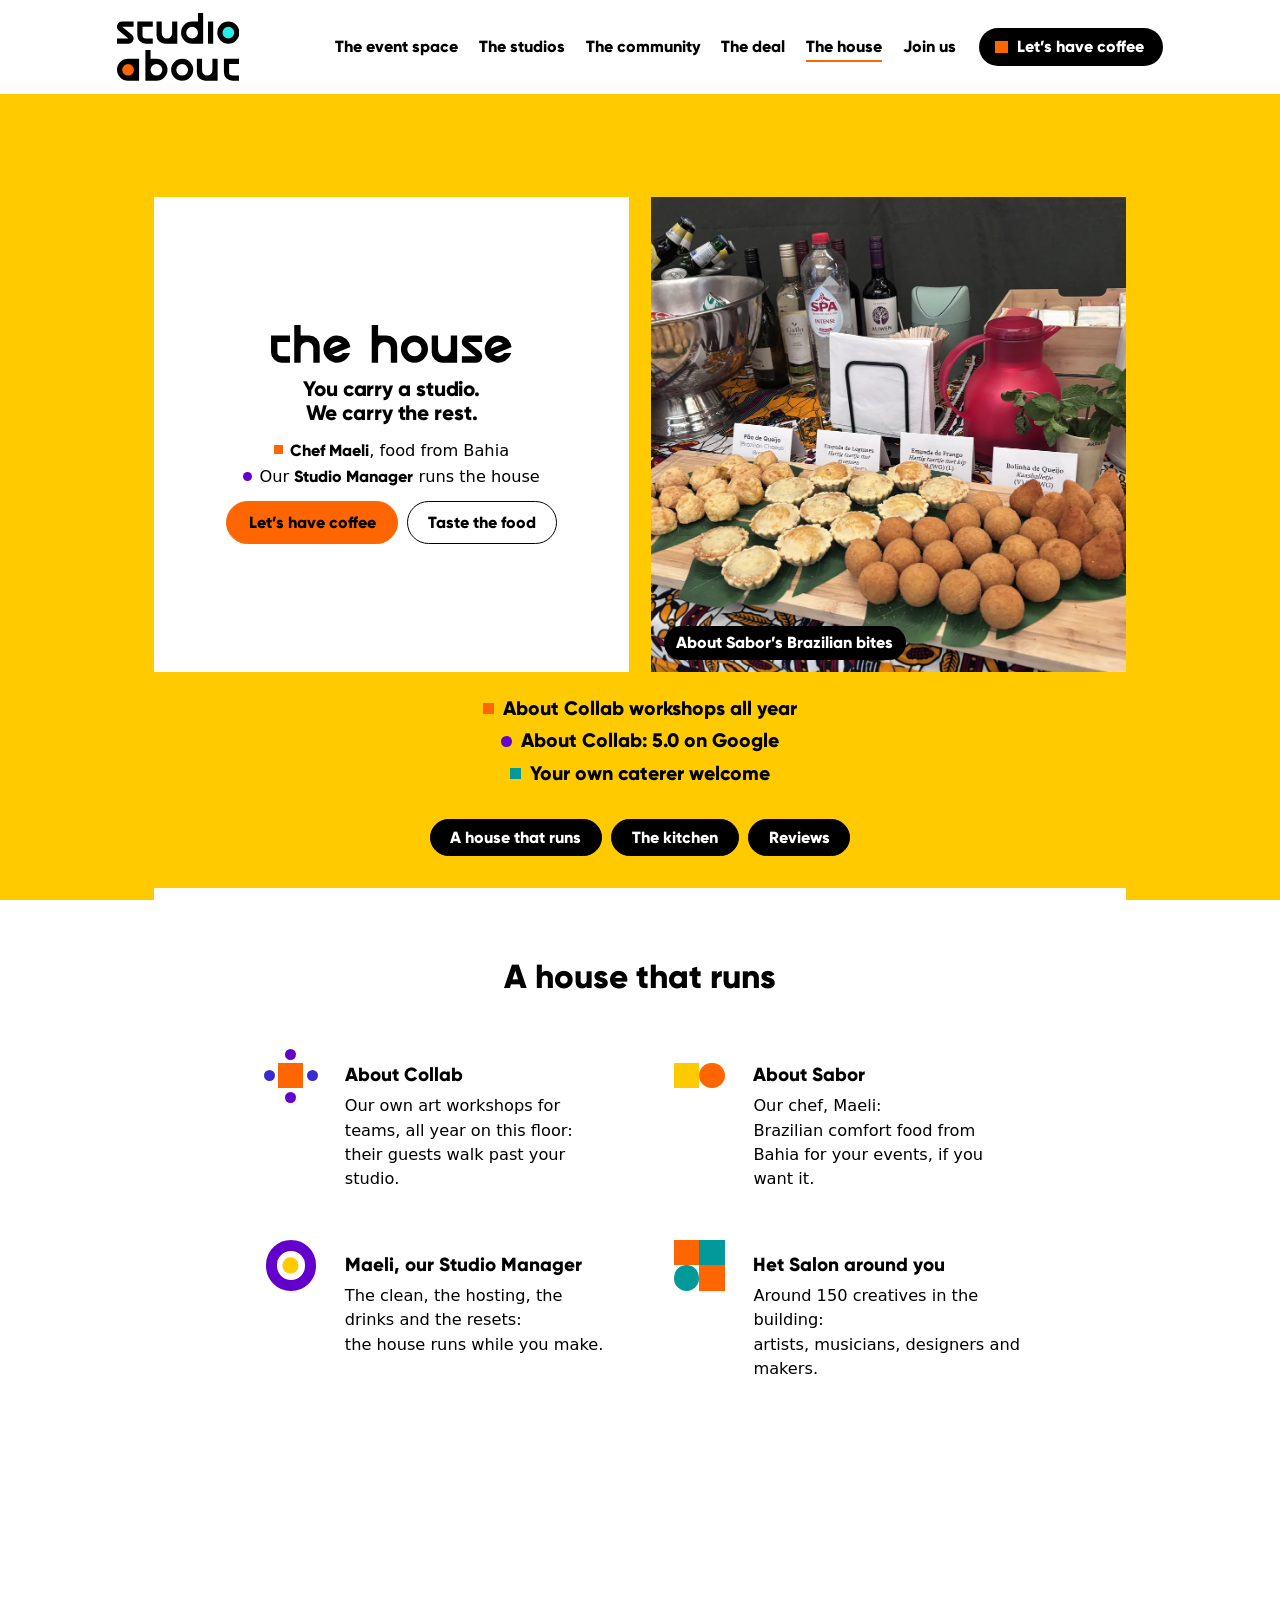
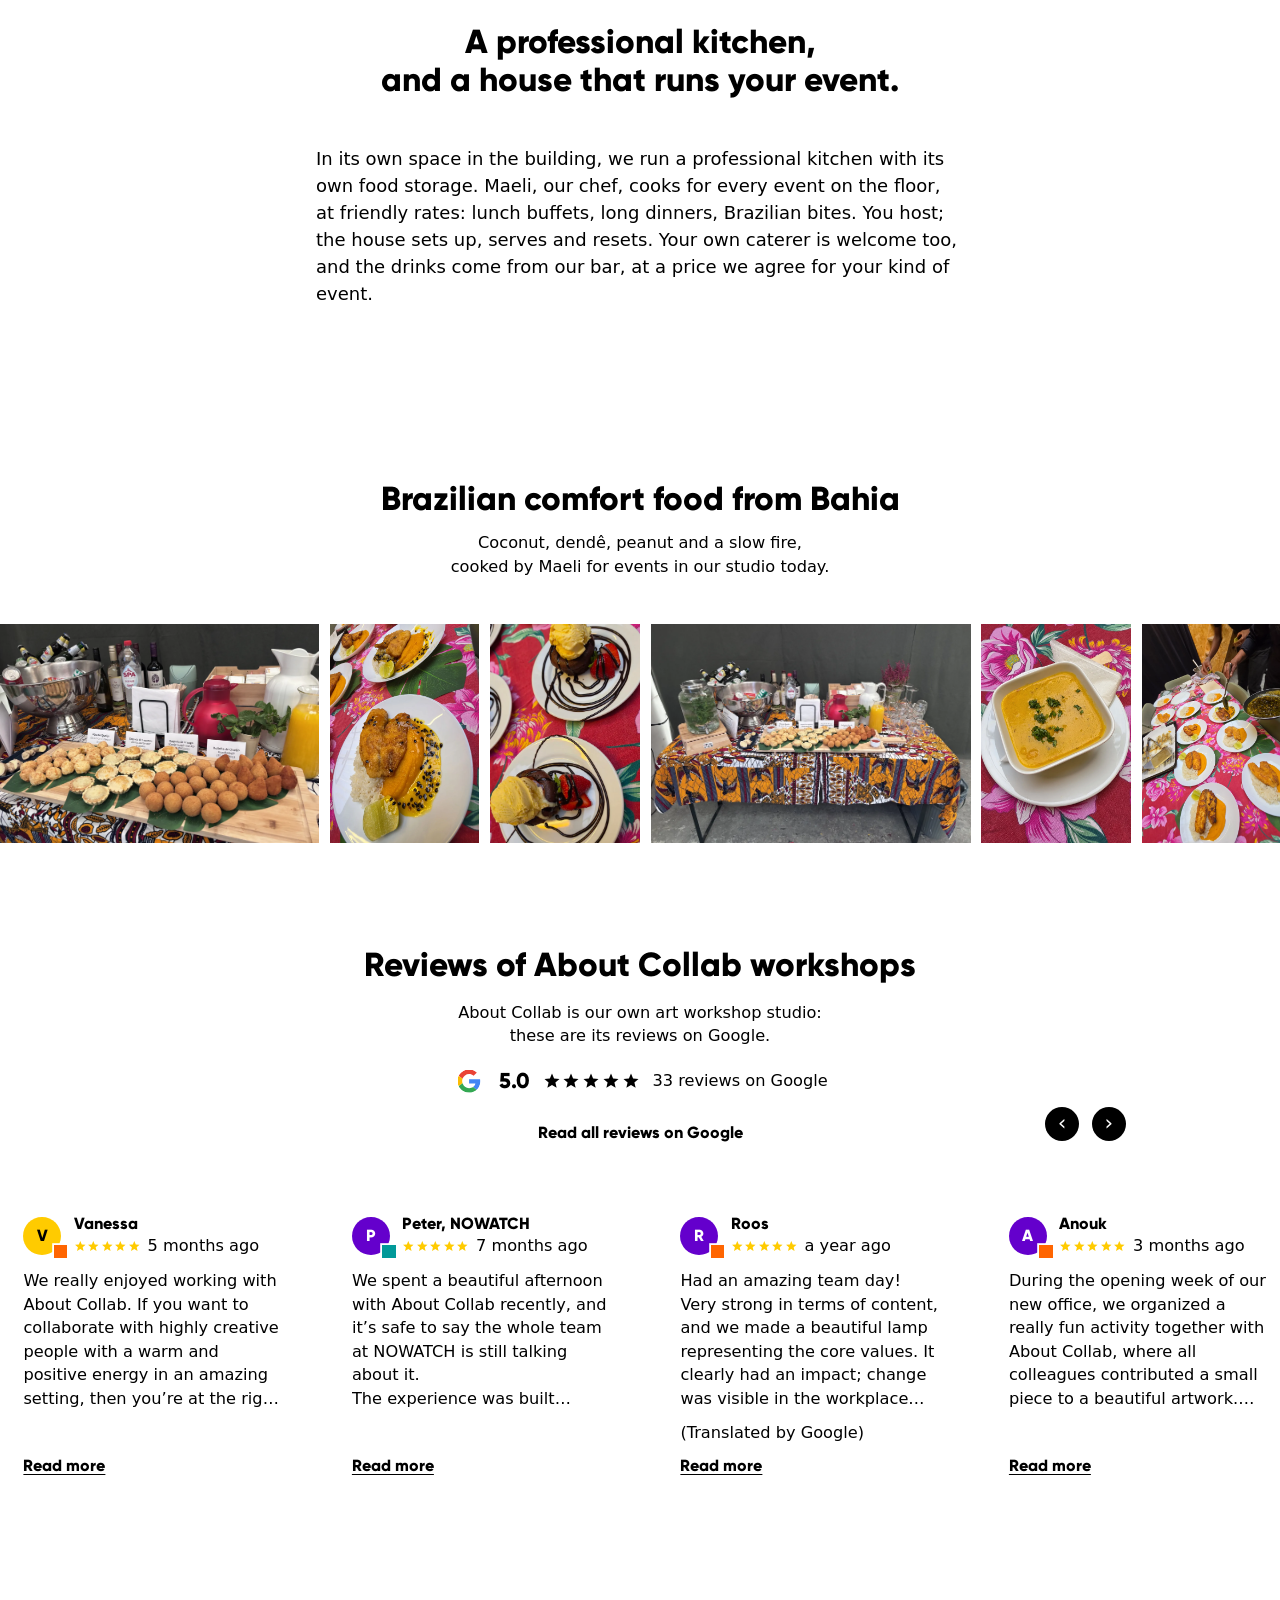
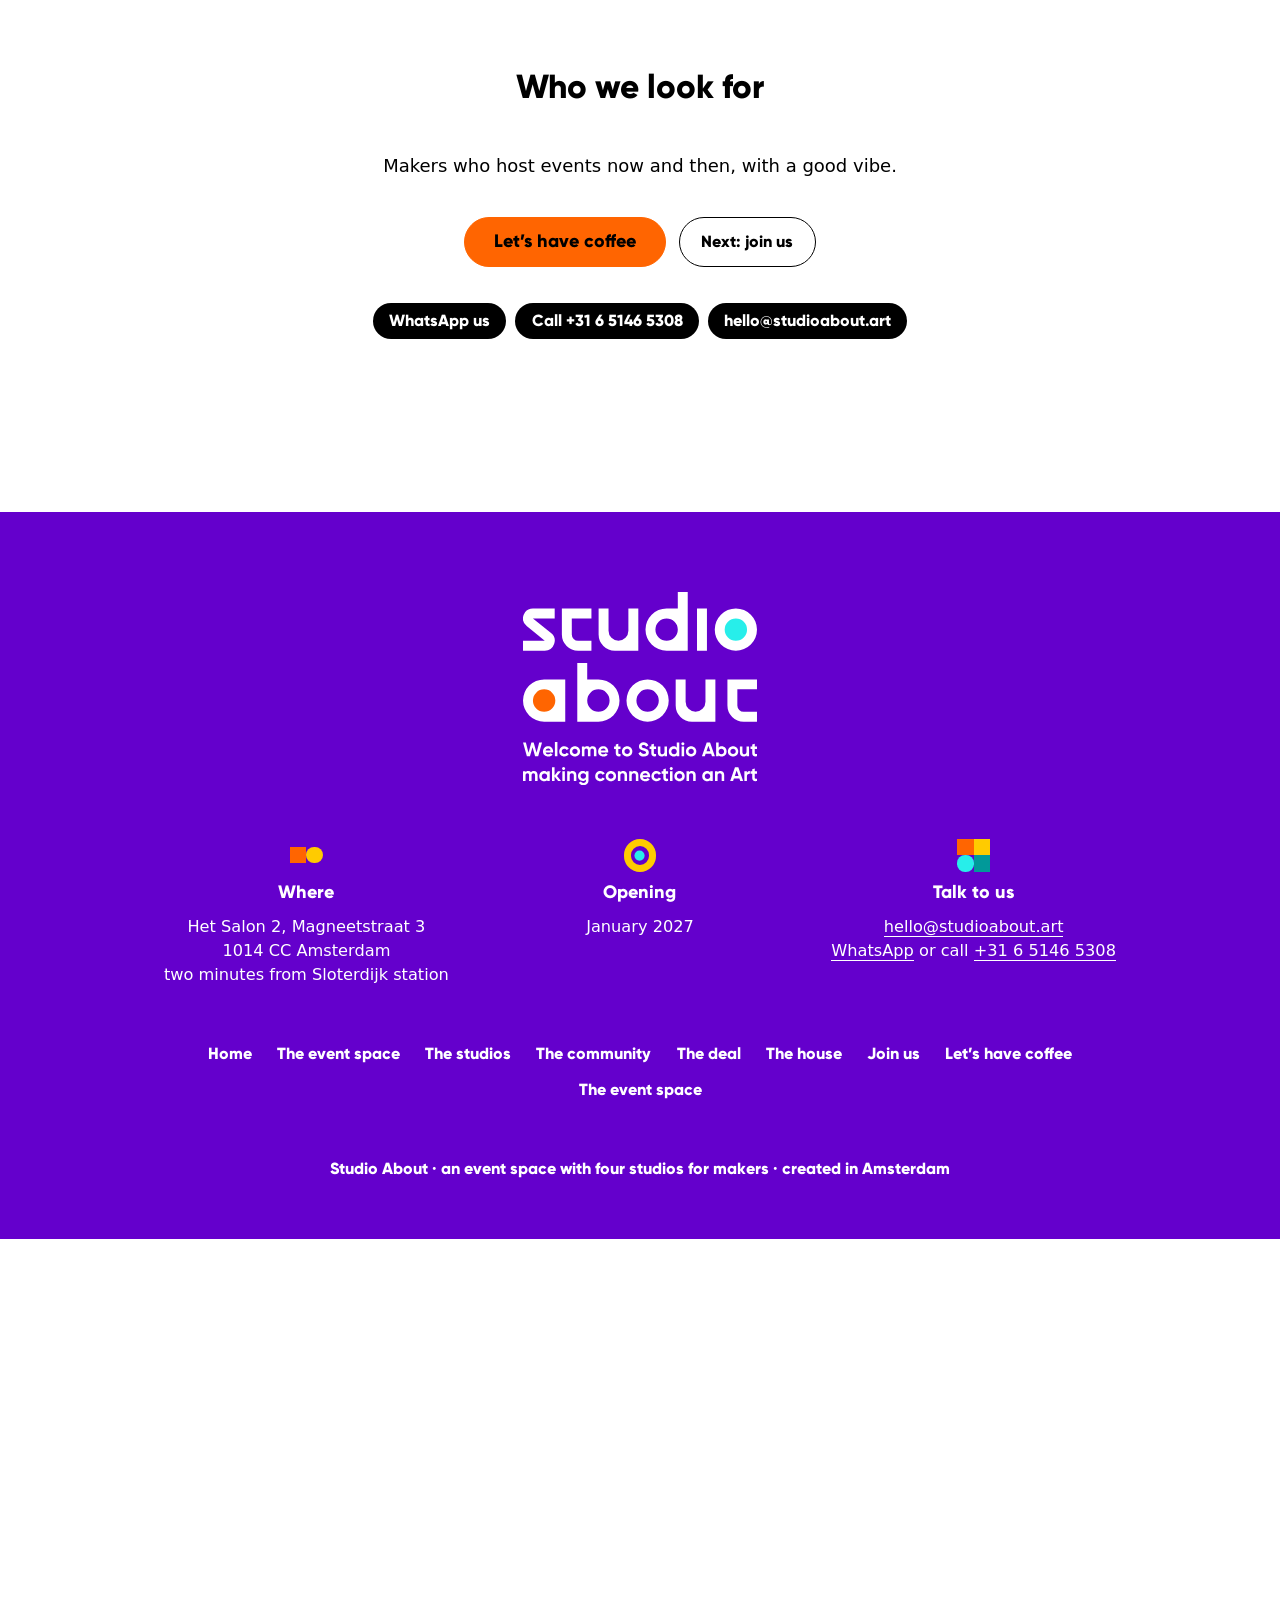
<file: house.html>
<!doctype html>
<html lang="en" style="--c:#019999">
<head><meta charset="utf-8"><meta name="viewport" content="width=device-width,initial-scale=1">
<title>The house · Studio About: our kitchen, our workshops, Het Salon around you</title>
<meta name="description" content="What comes with a studio at Studio About: About Collab&#x27;s workshops all year, About Sabor&#x27;s kitchen, our Studio Manager, and around 150 creatives at Het Salon in Amsterdam Sloterdijk.">
<meta name="robots" content="noindex, nofollow">
<link rel="canonical" href="https://aboutcollab.github.io/studioabout-space/house.html">
<meta property="og:type" content="website"><meta property="og:site_name" content="Studio About">
<meta property="og:title" content="The house · Studio About: our kitchen, our workshops, Het Salon around you"><meta property="og:description" content="What comes with a studio at Studio About: About Collab&#x27;s workshops all year, About Sabor&#x27;s kitchen, our Studio Manager, and around 150 creatives at Het Salon in Amsterdam Sloterdijk.">
<meta property="og:url" content="https://aboutcollab.github.io/studioabout-space/house.html"><meta property="og:image" content="https://aboutcollab.github.io/studioabout-space/media/3d/og-workshop.jpg">
<meta name="twitter:card" content="summary_large_image">
<meta name="theme-color" content="#FFCB00">
<link rel="icon" href="data:image/svg+xml,%3Csvg xmlns='http://www.w3.org/2000/svg' viewBox='0 0 64 64'%3E%3Crect width='64' height='64' fill='%23000'/%3E%3Ccircle cx='22' cy='42' r='11' fill='%23FF6501'/%3E%3Ccircle cx='44' cy='22' r='11' fill='%2327EEEA'/%3E%3C/svg%3E">
<link rel="preload" href="fonts/Gilroy-Light.otf" as="font" type="font/otf" crossorigin>
<link rel="stylesheet" href="sa.css"><link rel="stylesheet" href="sa-plus.css"></head>
<body>
<a class="sa-skip" href="#main">Skip to the content</a>
<div class="sa-colorbg" aria-hidden="true"></div><header class="sa-top"><div class="sa-bar">
  <a class="sa-logo" href="index.html" aria-label="Studio About, home"><svg xmlns="http://www.w3.org/2000/svg" viewBox="0 -278 1108 614" class="" aria-hidden="true" focusable="false" style="width:136px;max-width:100%;height:auto;display:block"><path fill="#27EEEA" d="M931.5 -100A76.5 76.5 0 0 1 1008 -176.5A76.5 76.5 0 0 1 1084.5 -100A76.5 76.5 0 0 1 1008 -23.5A76.5 76.5 0 0 1 931.5 -100Z"/><path fill="#FF6501" d="M23.5 236A76.5 76.5 0 0 1 100 159.5A76.5 76.5 0 0 1 176.5 236A76.5 76.5 0 0 1 100 312.5A76.5 76.5 0 0 1 23.5 236Z"/><path fill="#000000" fill-rule="evenodd" d="M150 -200L150 -153L47 -153L132.623 -83.489A47 47 0 0 1 147.294 -31.284A47 47 0 0 1 103 0L0 0L0 -47L103 -47L17.377 -116.511A47 47 0 0 1 2.706 -168.716A47 47 0 0 1 47 -200ZM184 -200L324 -200L324 -153L231 -153L231 -77A30 30 0 0 0 261 -47L324 -47L324 0L261 0A77 77 0 0 1 184 -77ZM358 -200L405 -200L405 -94A47 47 0 0 0 452 -47A47 47 0 0 0 499 -94L499 -200L546 -200L546 0L435 0A77 77 0 0 1 358 -77ZM780 -278L733 -278L733 -200L680 -200A100 100 0 0 0 580 -100A100 100 0 0 0 680 0L780 0ZM627 -100A53 53 0 0 0 680 -47A53 53 0 0 0 733 -100A53 53 0 0 0 680 -153A53 53 0 0 0 627 -100ZM824 -200L871 -200L871 0L824 0ZM908 -100A100 100 0 0 1 1008 -200A100 100 0 0 1 1108 -100A100 100 0 0 1 1008 0A100 100 0 0 1 908 -100ZM955 -100A53 53 0 0 0 1008 -47A53 53 0 0 0 1061 -100A53 53 0 0 0 1008 -153A53 53 0 0 0 955 -100ZM200 136L100 136A100 100 0 0 0 0 236A100 100 0 0 0 100 336L200 336ZM47 236A53 53 0 0 0 100 289A53 53 0 0 0 153 236A53 53 0 0 0 100 183A53 53 0 0 0 47 236ZM257 58L304 58L304 136L357 136A100 100 0 0 1 457 236A100 100 0 0 1 357 336L257 336ZM304 236A53 53 0 0 0 357 289A53 53 0 0 0 410 236A53 53 0 0 0 357 183A53 53 0 0 0 304 236ZM490 236A100 100 0 0 1 590 136A100 100 0 0 1 690 236A100 100 0 0 1 590 336A100 100 0 0 1 490 236ZM537 236A53 53 0 0 0 590 289A53 53 0 0 0 643 236A53 53 0 0 0 590 183A53 53 0 0 0 537 236ZM723 136L770 136L770 242A47 47 0 0 0 817 289A47 47 0 0 0 864 242L864 136L911 136L911 336L800 336A77 77 0 0 1 723 259ZM968 136L1108 136L1108 183L1015 183L1015 259A30 30 0 0 0 1045 289L1108 289L1108 336L1045 336A77 77 0 0 1 968 259Z"/></svg></a>
  <nav class="sa-menu" aria-label="Main"><a href="event-space.html">The event space</a><a href="studios.html">The studios</a><a href="community.html">The community</a><a href="deal.html">The deal</a><a href="house.html" aria-current="page">The house</a><a href="join.html">Join us</a></nav>
  <a class="sa-book hov" href="join.html#coffee"><i aria-hidden="true"></i><span>Let’s have coffee</span></a>
  <button class="sa-burger" type="button" aria-expanded="false" aria-controls="sa-panel"><span class="vh">Menu</span><i></i><i></i><i></i></button>
</div>
<nav class="sa-panel" id="sa-panel" aria-label="Main" hidden><a href="event-space.html">The event space</a><a href="studios.html">The studios</a><a href="community.html">The community</a><a href="deal.html">The deal</a><a href="house.html" aria-current="page">The house</a><a href="join.html">Join us</a><a href="join.html#coffee">Let’s have coffee</a></nav></header>
<main id="main">
<section class="sa-openwrap sa-subopen" data-c="y" aria-label="the house">
  <div class="sa-open">
  <div class="sa-osq sa-white"><div class="sa-oin sa-pos" style="--kp:8.229cqw">
    <h1 class="sa-lt" aria-label="the house"><svg aria-hidden="true" focusable="false" style="width:61.8%;max-width:100%;height:auto;display:block" xmlns="http://www.w3.org/2000/svg" viewBox="0 -278 1778.645 278"><path fill="#000000" fill-rule="evenodd" d="M0 -200L140 -200L140 -153L47 -153L47 -77A30 30 0 0 0 77 -47L140 -47L140 0L77 0A77 77 0 0 1 0 -77ZM171.51 0L171.51 -278L218.51 -278L218.51 -200L282.51 -200A77 77 0 0 1 359.51 -123L359.51 0L312.51 0L312.51 -106A47 47 0 0 0 265.51 -153A47 47 0 0 0 218.51 -106L218.51 0ZM585.884 -115.485A100 100 0 0 0 482.858 -199.91A100 100 0 0 0 387.341 -107.075A100 100 0 0 0 468.798 -1.687A100 100 0 0 0 582.709 -70.725L531.271 -70.725A53 53 0 0 1 494.142 -47.471A53 53 0 0 1 452.194 -60.109L585.884 -115.485ZM434.208 -103.532A53 53 0 0 1 466.808 -148.966A53 53 0 0 1 521.986 -139.891ZM743.995 0L743.995 -278L790.995 -278L790.995 -200L854.995 -200A77 77 0 0 1 931.995 -123L931.995 0L884.995 0L884.995 -106A47 47 0 0 0 837.995 -153A47 47 0 0 0 790.995 -106L790.995 0ZM959.585 -100A100 100 0 0 1 1059.585 -200A100 100 0 0 1 1159.585 -100A100 100 0 0 1 1059.585 0A100 100 0 0 1 959.585 -100ZM1006.585 -100A53 53 0 0 0 1059.585 -47A53 53 0 0 0 1112.585 -100A53 53 0 0 0 1059.585 -153A53 53 0 0 0 1006.585 -100ZM1187.165 -200L1234.165 -200L1234.165 -94A47 47 0 0 0 1281.165 -47A47 47 0 0 0 1328.165 -94L1328.165 -200L1375.165 -200L1375.165 0L1264.165 0A77 77 0 0 1 1187.165 -77ZM1559.915 -200L1559.915 -153L1456.915 -153L1542.538 -83.489A47 47 0 0 1 1557.209 -31.284A47 47 0 0 1 1512.915 0L1409.915 0L1409.915 -47L1512.915 -47L1427.292 -116.511A47 47 0 0 1 1412.621 -168.716A47 47 0 0 1 1456.915 -200ZM1777.439 -115.485A100 100 0 0 0 1674.413 -199.91A100 100 0 0 0 1578.896 -107.075A100 100 0 0 0 1660.353 -1.687A100 100 0 0 0 1774.264 -70.725L1722.826 -70.725A53 53 0 0 1 1685.697 -47.471A53 53 0 0 1 1643.749 -60.109L1777.439 -115.485ZM1625.763 -103.532A53 53 0 0 1 1658.363 -148.966A53 53 0 0 1 1713.541 -139.891Z"/></svg></h1>
    <p class="sa-h1pos sa-subline"><span class="ln"><span class="sg">You carry a studio.</span></span> <span class="ln"><span class="sg">We carry the rest.</span></span></p>
    <p class="sa-pricetag"><span><i></i><b>Chef Maeli</b>, food from Bahia</span> <span><i></i>Our <b>Studio Manager</b> runs the house</span></p>
    <div class="sa-btns"><a class="sa-btn big" href="join.html#coffee">Let’s have coffee</a><a class="sa-btn line" href="#food">Taste the food</a></div>
  </div></div>
  <figure class="sa-osq sa-fillsq"><img src="media/photos/about-collab-about-sabor-buffet-met-hapjes-op-afrikaanse-stof-6.webp" alt="Brazilian savoury bites on wooden boards with small name cards, on a wax-print cloth" loading="eager" decoding="async"><figcaption class="sa-chiplabel">About Sabor’s Brazilian bites</figcaption></figure>
  </div>
  <p class="sa-proof sa-stackproof"><span><i></i>About Collab workshops all year</span><span><i></i>About Collab: 5.0 on Google</span><span><i></i>Your own caterer welcome</span></p>
</section>
<nav class="sa-wnav" aria-label="On this page"><a href="#runs">A house that runs</a><a href="#food">The kitchen</a><a href="#reviews">Reviews</a></nav>
<section class="sa-field" id="runs" data-c="g"><div class="sa-in">
<h2 class="t-h2"><span class="ln"><span class="sg">A house that runs</span></span></h2><ul class="sa-items"><li class="hov"><span class="sa-icell"><span class="ic ic-table" aria-hidden="true"><i class="s" style="background:#FF6501"></i><i class="c" style="background:#6400CC"></i><i class="c" style="background:#392BD4"></i><i class="c" style="background:#6400CC"></i><i class="c" style="background:#392BD4"></i></span></span><div><h3 class="t-ih"><span class="ln"><span class="sg">About&nbsp;Collab</span></span></h3><p class="t-item"><span class="ln"><span class="sg">Our own art workshops for teams,</span> <span class="sg">all year on this floor:</span></span> <span class="ln"><span class="sg">their guests walk past your studio.</span></span></p></div></li><li class="hov"><span class="sa-icell"><span class="ic ic-duo" aria-hidden="true"><i class="s" style="background:#FFCB00"></i><i class="c" style="background:#FF6501"></i></span></span><div><h3 class="t-ih"><span class="ln"><span class="sg">About&nbsp;Sabor</span></span></h3><p class="t-item"><span class="ln"><span class="sg">Our chef, Maeli:</span></span> <span class="ln"><span class="sg">Brazilian comfort food from Bahia</span> <span class="sg">for your events, if you want it.</span></span></p></div></li><li class="hov"><span class="sa-icell"><span class="ic ic-ring" aria-hidden="true"><i class="r" style="border-color:#6400CC"></i><i class="c" style="background:#FFCB00"></i></span></span><div><h3 class="t-ih"><span class="ln"><span class="sg">Maeli, our Studio Manager</span></span></h3><p class="t-item"><span class="ln"><span class="sg">The clean, the hosting,</span> <span class="sg">the drinks and the resets:</span></span> <span class="ln"><span class="sg">the house runs</span> <span class="sg">while you make.</span></span></p></div></li><li class="hov"><span class="sa-icell"><span class="ic ic-quad" aria-hidden="true"><i class="s" style="background:#FF6501"></i><i class="s" style="background:#019999"></i><i class="c" style="background:#019999"></i><i class="s" style="background:#FF6501"></i></span></span><div><h3 class="t-ih"><span class="ln"><span class="sg">Het&nbsp;Salon around you</span></span></h3><p class="t-item"><span class="ln"><span class="sg">Around 150 creatives</span> <span class="sg">in the building:</span></span> <span class="ln"><span class="sg">artists, musicians, designers</span> <span class="sg">and makers.</span></span></p></div></li></ul>
</div></section>
<section class="sa-field" id="food" data-c="w"><div class="sa-in">
<h2 class="t-h2"><span class="ln"><span class="sg">A professional kitchen,</span></span> <span class="ln"><span class="sg">and a house that runs your event.</span></span></h2><p class="t-p sa-flow"><span class="ln"><span class="sg">In its own space in the building, we run a professional kitchen with its own food storage.</span></span> <span class="ln"><span class="sg">Maeli, our chef, cooks for every event on the floor, at friendly rates:</span> <span class="sg">lunch buffets, long dinners, Brazilian bites.</span></span> <span class="ln"><span class="sg">You host;</span> <span class="sg">the house sets up, serves and resets.</span></span> <span class="ln"><span class="sg">Your own caterer is welcome too,</span> <span class="sg">and the drinks come from our bar,</span> <span class="sg">at a price we agree for your kind of event.</span></span></p>
</div></section>
<section class="sa-railsec sa-titled" data-c="y" data-hold="rail"><div class="sa-in"><h2 class="t-h2"><span class="ln"><span class="sg">Brazilian comfort food from Bahia</span></span></h2><p class="t-cap"><span class="ln"><span class="sg">Coconut, dendê, peanut</span> <span class="sg">and a slow fire,</span></span> <span class="ln"><span class="sg">cooked by Maeli</span> <span class="sg">for events in our studio today.</span></span></p></div><div class="sa-rail" role="region" aria-label="Food by About Sabor"><div class="sa-track"><figure class="sa-ph"><img src="media/photos/about-collab-about-sabor-buffet-met-hapjes-op-afrikaanse-stof-6.webp" alt="Brazilian savoury snacks on wooden boards with small name cards, on a wax-print cloth beside drinks and a jug of juice" loading="lazy" decoding="async" draggable="false"></figure><figure class="sa-ph"><img src="media/photos/about-collab-about-sabor-bord-met-vis-en-mangosaus.webp" style="aspect-ratio:13/19" alt="Plates of fried fish fillet with white rice, orange purée, passion fruit sauce and a wedge of lime on a pink tropical tablecloth" loading="lazy" decoding="async" draggable="false"></figure><figure class="sa-ph"><img src="media/photos/about-collab-about-sabor-dessert-met-ijs-en-aardbei.webp" style="aspect-ratio:13/19" alt="Chocolate cake with a scoop of yellow ice cream, strawberries and swirls of chocolate sauce on a pink floral tablecloth" loading="lazy" decoding="async" draggable="false"></figure><figure class="sa-ph"><img src="media/photos/about-collab-about-sabor-buffet-met-hapjes-op-afrikaanse-stof.webp" alt="A buffet table dressed in wax-print cloth: snacks on wooden boards, a jar of mint water, bottles and juice" loading="lazy" decoding="async" draggable="false"></figure><figure class="sa-ph"><img src="media/photos/about-collab-about-sabor-soep-met-koriander.webp" style="aspect-ratio:13/19" alt="A bowl of creamy yellow soup topped with fresh coriander on a pink floral tablecloth" loading="lazy" decoding="async" draggable="false"></figure><figure class="sa-ph"><img src="media/photos/about-collab-about-sabor-gedekte-tafel-met-borden.webp" style="aspect-ratio:13/19" alt="Plates of grilled fish, rice and orange purée laid out along a table with a pink floral cloth as the meal is served" loading="lazy" decoding="async" draggable="false"></figure><figure class="sa-ph"><img src="media/photos/about-collab-about-sabor-buffet-met-muntwater.webp" style="aspect-ratio:13/19" alt="A glass dispenser of water with fresh mint on a wooden stand at the end of a wax-print buffet table" loading="lazy" decoding="async" draggable="false"></figure><figure class="sa-ph" aria-hidden="true"><img src="media/photos/about-collab-about-sabor-buffet-met-hapjes-op-afrikaanse-stof-6.webp" alt="" loading="lazy" decoding="async" draggable="false"></figure><figure class="sa-ph" aria-hidden="true"><img src="media/photos/about-collab-about-sabor-bord-met-vis-en-mangosaus.webp" style="aspect-ratio:13/19" alt="" loading="lazy" decoding="async" draggable="false"></figure><figure class="sa-ph" aria-hidden="true"><img src="media/photos/about-collab-about-sabor-dessert-met-ijs-en-aardbei.webp" style="aspect-ratio:13/19" alt="" loading="lazy" decoding="async" draggable="false"></figure><figure class="sa-ph" aria-hidden="true"><img src="media/photos/about-collab-about-sabor-buffet-met-hapjes-op-afrikaanse-stof.webp" alt="" loading="lazy" decoding="async" draggable="false"></figure><figure class="sa-ph" aria-hidden="true"><img src="media/photos/about-collab-about-sabor-soep-met-koriander.webp" style="aspect-ratio:13/19" alt="" loading="lazy" decoding="async" draggable="false"></figure><figure class="sa-ph" aria-hidden="true"><img src="media/photos/about-collab-about-sabor-gedekte-tafel-met-borden.webp" style="aspect-ratio:13/19" alt="" loading="lazy" decoding="async" draggable="false"></figure><figure class="sa-ph" aria-hidden="true"><img src="media/photos/about-collab-about-sabor-buffet-met-muntwater.webp" style="aspect-ratio:13/19" alt="" loading="lazy" decoding="async" draggable="false"></figure></div></div></section>
<section id="reviews" class="sa-revsec" data-c="g" data-hold="rail">
  <div class="sa-revhead"><h2 class="t-h2"><span class="ln"><span class="sg">Reviews of</span> <span class="sg">About&nbsp;Collab</span> <span class="sg">workshops</span></span></h2><p class="t-cap"><span class="ln"><span class="sg">About&nbsp;Collab is our own</span> <span class="sg">art workshop studio:</span></span> <span class="ln"><span class="sg">these are its reviews on Google.</span></span></p>
    <div class="sa-badge"><svg class="sa-g" viewBox="0 0 48 48" aria-hidden="true"><path fill="#EA4335" d="M24 9.5c3.54 0 6.71 1.22 9.21 3.6l6.85-6.85C35.9 2.38 30.47 0 24 0 14.62 0 6.51 5.38 2.56 13.22l7.98 6.19C12.43 13.72 17.74 9.5 24 9.5z"/><path fill="#4285F4" d="M46.98 24.55c0-1.57-.15-3.09-.38-4.55H24v9.02h12.94c-.58 2.96-2.26 5.48-4.78 7.18l7.73 6c4.51-4.18 7.09-10.36 7.09-17.65z"/><path fill="#FBBC05" d="M10.53 28.59c-.48-1.45-.76-2.99-.76-4.59s.27-3.14.76-4.59l-7.98-6.19C.92 16.46 0 20.12 0 24c0 3.88.92 7.54 2.56 10.78l7.97-6.19z"/><path fill="#34A853" d="M24 48c6.48 0 11.93-2.13 15.89-5.81l-7.73-6c-2.15 1.45-4.92 2.3-8.16 2.3-6.26 0-11.57-4.22-13.47-9.91l-7.98 6.19C6.51 42.62 14.62 48 24 48z"/></svg><span class="sa-rating">5.0</span><span class="sa-stars" role="img" aria-label="5.0 out of 5"><svg viewBox="0 0 24 24" aria-hidden="true"><path d="M12 17.27 18.18 21l-1.64-7.03L22 9.24l-7.19-.61L12 2 9.19 8.63 2 9.24l5.46 4.73L5.82 21z"/></svg><svg viewBox="0 0 24 24" aria-hidden="true"><path d="M12 17.27 18.18 21l-1.64-7.03L22 9.24l-7.19-.61L12 2 9.19 8.63 2 9.24l5.46 4.73L5.82 21z"/></svg><svg viewBox="0 0 24 24" aria-hidden="true"><path d="M12 17.27 18.18 21l-1.64-7.03L22 9.24l-7.19-.61L12 2 9.19 8.63 2 9.24l5.46 4.73L5.82 21z"/></svg><svg viewBox="0 0 24 24" aria-hidden="true"><path d="M12 17.27 18.18 21l-1.64-7.03L22 9.24l-7.19-.61L12 2 9.19 8.63 2 9.24l5.46 4.73L5.82 21z"/></svg><svg viewBox="0 0 24 24" aria-hidden="true"><path d="M12 17.27 18.18 21l-1.64-7.03L22 9.24l-7.19-.61L12 2 9.19 8.63 2 9.24l5.46 4.73L5.82 21z"/></svg></span><span class="sa-count">33 reviews on Google</span></div>
    <a class="sa-all" href="https://maps.google.com/?cid=2640696939034355561" target="_blank" rel="noopener">Read all reviews on Google</a></div>
  <div class="sa-carousel"><div class="sa-arrows"><button class="sa-arr prev" type="button" aria-label="Previous review">‹</button><button class="sa-arr next" type="button" aria-label="Next review">›</button></div>
    <ul class="sa-revtrack" data-rounds="3"><li class="sa-card"><div class="sa-chead"><span class="sa-ava" style="--a:#FFCB00;--s:#FF6501;color:#000" aria-hidden="true">V</span>
      <div class="sa-rwho"><span class="sa-rname">Vanessa</span><span class="sa-meta"><span class="sa-cstars" role="img" aria-label="5 out of 5 stars"><svg viewBox="0 0 24 24" aria-hidden="true"><path d="M12 17.27 18.18 21l-1.64-7.03L22 9.24l-7.19-.61L12 2 9.19 8.63 2 9.24l5.46 4.73L5.82 21z"/></svg><svg viewBox="0 0 24 24" aria-hidden="true"><path d="M12 17.27 18.18 21l-1.64-7.03L22 9.24l-7.19-.61L12 2 9.19 8.63 2 9.24l5.46 4.73L5.82 21z"/></svg><svg viewBox="0 0 24 24" aria-hidden="true"><path d="M12 17.27 18.18 21l-1.64-7.03L22 9.24l-7.19-.61L12 2 9.19 8.63 2 9.24l5.46 4.73L5.82 21z"/></svg><svg viewBox="0 0 24 24" aria-hidden="true"><path d="M12 17.27 18.18 21l-1.64-7.03L22 9.24l-7.19-.61L12 2 9.19 8.63 2 9.24l5.46 4.73L5.82 21z"/></svg><svg viewBox="0 0 24 24" aria-hidden="true"><path d="M12 17.27 18.18 21l-1.64-7.03L22 9.24l-7.19-.61L12 2 9.19 8.63 2 9.24l5.46 4.73L5.82 21z"/></svg></span><time class="sa-when" datetime="2026-07-09" data-date="2026-07-09">3 months ago</time></span></div></div>
      <p class="sa-txt">We really enjoyed working with About&nbsp;Collab. If you want to collaborate with highly creative people with a warm and positive energy in an amazing setting, then you’re at the right place! They carefully listened to us to develop a fully customized workshop we all enjoyed at Polaroid, besides covering all of our needs for that day no matter how big or small. The end result turned out to be even better than we could ever picture! Thanks Helena &amp; Peter for a very memorable analog day 📸🌈</p><button class="sa-more" type="button">Read more</button></li><li class="sa-card"><div class="sa-chead"><span class="sa-ava" style="--a:#6400CC;--s:#019999;color:#fff" aria-hidden="true">P</span>
      <div class="sa-rwho"><span class="sa-rname">Peter, NOWATCH</span><span class="sa-meta"><span class="sa-cstars" role="img" aria-label="5 out of 5 stars"><svg viewBox="0 0 24 24" aria-hidden="true"><path d="M12 17.27 18.18 21l-1.64-7.03L22 9.24l-7.19-.61L12 2 9.19 8.63 2 9.24l5.46 4.73L5.82 21z"/></svg><svg viewBox="0 0 24 24" aria-hidden="true"><path d="M12 17.27 18.18 21l-1.64-7.03L22 9.24l-7.19-.61L12 2 9.19 8.63 2 9.24l5.46 4.73L5.82 21z"/></svg><svg viewBox="0 0 24 24" aria-hidden="true"><path d="M12 17.27 18.18 21l-1.64-7.03L22 9.24l-7.19-.61L12 2 9.19 8.63 2 9.24l5.46 4.73L5.82 21z"/></svg><svg viewBox="0 0 24 24" aria-hidden="true"><path d="M12 17.27 18.18 21l-1.64-7.03L22 9.24l-7.19-.61L12 2 9.19 8.63 2 9.24l5.46 4.73L5.82 21z"/></svg><svg viewBox="0 0 24 24" aria-hidden="true"><path d="M12 17.27 18.18 21l-1.64-7.03L22 9.24l-7.19-.61L12 2 9.19 8.63 2 9.24l5.46 4.73L5.82 21z"/></svg></span><time class="sa-when" datetime="2026-04-22" data-date="2026-04-22">6 months ago</time></span></div></div>
      <p class="sa-txt">We spent a beautiful afternoon with About&nbsp;Collab recently, and it’s safe to say the whole team at NOWATCH is still talking about it.
The experience was built around creating collaborative art inspired by our company values — and what came out of it genuinely surprised us. People who would never call themselves creative ended up contributing to something we’re all really proud of. It now has a permanent spot in our office and sparks conversation every single day.
The full afternoon was special from start to finish. About&nbsp;Collab also took care of lunch, and the catering was absolutely stunning — the kind of meal that sets the tone for everything that follows. It felt thoughtful and generous, very much in line with the whole experience they curated for us.
The facilitation was warm and easy, the energy in the room was wonderful, and we left feeling more connected as a team — which is exactly what you hope for but don’t always get from these kinds of days.
About&nbsp;Collab clearly puts real care into what they do, and it shows. We’d book them again without hesitation and recommend them to any company looking for something that’s both meaningful and genuinely enjoyable. 🙌</p><button class="sa-more" type="button">Read more</button></li><li class="sa-card"><div class="sa-chead"><span class="sa-ava" style="--a:#6400CC;--s:#FF6501;color:#fff" aria-hidden="true">R</span>
      <div class="sa-rwho"><span class="sa-rname">Roos</span><span class="sa-meta"><span class="sa-cstars" role="img" aria-label="5 out of 5 stars"><svg viewBox="0 0 24 24" aria-hidden="true"><path d="M12 17.27 18.18 21l-1.64-7.03L22 9.24l-7.19-.61L12 2 9.19 8.63 2 9.24l5.46 4.73L5.82 21z"/></svg><svg viewBox="0 0 24 24" aria-hidden="true"><path d="M12 17.27 18.18 21l-1.64-7.03L22 9.24l-7.19-.61L12 2 9.19 8.63 2 9.24l5.46 4.73L5.82 21z"/></svg><svg viewBox="0 0 24 24" aria-hidden="true"><path d="M12 17.27 18.18 21l-1.64-7.03L22 9.24l-7.19-.61L12 2 9.19 8.63 2 9.24l5.46 4.73L5.82 21z"/></svg><svg viewBox="0 0 24 24" aria-hidden="true"><path d="M12 17.27 18.18 21l-1.64-7.03L22 9.24l-7.19-.61L12 2 9.19 8.63 2 9.24l5.46 4.73L5.82 21z"/></svg><svg viewBox="0 0 24 24" aria-hidden="true"><path d="M12 17.27 18.18 21l-1.64-7.03L22 9.24l-7.19-.61L12 2 9.19 8.63 2 9.24l5.46 4.73L5.82 21z"/></svg></span><time class="sa-when" datetime="2025-11-05" data-date="2025-11-05">11 months ago</time></span></div></div>
      <p class="sa-txt">Had an amazing team day! Very strong in terms of content, and we made a beautiful lamp representing the core values. It clearly had an impact; change was visible in the workplace just the next day. The atmosphere during the day was relaxed and pleasant, sharp when necessary. The food was amazing and everything was truly organized down to the last detail. Highly recommended!</p><span class="sa-tr">(Translated by Google)</span><button class="sa-more" type="button">Read more</button></li><li class="sa-card"><div class="sa-chead"><span class="sa-ava" style="--a:#6400CC;--s:#FF6501;color:#fff" aria-hidden="true">A</span>
      <div class="sa-rwho"><span class="sa-rname">Anouk</span><span class="sa-meta"><span class="sa-cstars" role="img" aria-label="5 out of 5 stars"><svg viewBox="0 0 24 24" aria-hidden="true"><path d="M12 17.27 18.18 21l-1.64-7.03L22 9.24l-7.19-.61L12 2 9.19 8.63 2 9.24l5.46 4.73L5.82 21z"/></svg><svg viewBox="0 0 24 24" aria-hidden="true"><path d="M12 17.27 18.18 21l-1.64-7.03L22 9.24l-7.19-.61L12 2 9.19 8.63 2 9.24l5.46 4.73L5.82 21z"/></svg><svg viewBox="0 0 24 24" aria-hidden="true"><path d="M12 17.27 18.18 21l-1.64-7.03L22 9.24l-7.19-.61L12 2 9.19 8.63 2 9.24l5.46 4.73L5.82 21z"/></svg><svg viewBox="0 0 24 24" aria-hidden="true"><path d="M12 17.27 18.18 21l-1.64-7.03L22 9.24l-7.19-.61L12 2 9.19 8.63 2 9.24l5.46 4.73L5.82 21z"/></svg><svg viewBox="0 0 24 24" aria-hidden="true"><path d="M12 17.27 18.18 21l-1.64-7.03L22 9.24l-7.19-.61L12 2 9.19 8.63 2 9.24l5.46 4.73L5.82 21z"/></svg></span><time class="sa-when" datetime="2026-08-20" data-date="2026-08-20">7 weeks ago</time></span></div></div>
      <p class="sa-txt">During the opening week of our new office, we organized a really fun activity together with About&nbsp;Collab, where all colleagues contributed a small piece to a beautiful artwork. The color of each piece represented a wish for the future of our organization, which tied in beautifully with the theme of the week.

From the very first moment, Peter thought along with us on how to align everything with our theme, and he came up with great ideas himself, like how we could incorporate our own branding colors into the piece. Communication was fast, and it felt like a warm, positive collaboration from the start.

On the day itself, Peter brought a team that came across as professional and warm, and everything ran smoothly. 10/10, and I’d definitely recommend About&nbsp;Collab to other organizations looking for a creative workshop. Thanks Peter and team!!</p><button class="sa-more" type="button">Read more</button></li><li class="sa-card"><div class="sa-chead"><span class="sa-ava" style="--a:#392BD4;--s:#019999;color:#fff" aria-hidden="true">H</span>
      <div class="sa-rwho"><span class="sa-rname">HellermannTyton B.V.</span><span class="sa-meta"><span class="sa-cstars" role="img" aria-label="5 out of 5 stars"><svg viewBox="0 0 24 24" aria-hidden="true"><path d="M12 17.27 18.18 21l-1.64-7.03L22 9.24l-7.19-.61L12 2 9.19 8.63 2 9.24l5.46 4.73L5.82 21z"/></svg><svg viewBox="0 0 24 24" aria-hidden="true"><path d="M12 17.27 18.18 21l-1.64-7.03L22 9.24l-7.19-.61L12 2 9.19 8.63 2 9.24l5.46 4.73L5.82 21z"/></svg><svg viewBox="0 0 24 24" aria-hidden="true"><path d="M12 17.27 18.18 21l-1.64-7.03L22 9.24l-7.19-.61L12 2 9.19 8.63 2 9.24l5.46 4.73L5.82 21z"/></svg><svg viewBox="0 0 24 24" aria-hidden="true"><path d="M12 17.27 18.18 21l-1.64-7.03L22 9.24l-7.19-.61L12 2 9.19 8.63 2 9.24l5.46 4.73L5.82 21z"/></svg><svg viewBox="0 0 24 24" aria-hidden="true"><path d="M12 17.27 18.18 21l-1.64-7.03L22 9.24l-7.19-.61L12 2 9.19 8.63 2 9.24l5.46 4.73L5.82 21z"/></svg></span><time class="sa-when" datetime="2026-07-09" data-date="2026-07-09">3 months ago</time></span></div></div>
      <p class="sa-txt">A fantastic experience with About&nbsp;Collab! Together with our team, we attended an inspiring mosaic workshop where creativity, collaboration, and personal stories took center stage. Peter and Helena guided the session with great enthusiasm and professionalism. The joint artwork we created is a lasting memory of a valuable day full of connection and teamwork. Highly recommended for teams looking to invest in collaboration and development in a creative way. Team HellermannTyton</p><span class="sa-tr">(Translated by Google)</span><button class="sa-more" type="button">Read more</button></li><li class="sa-card"><div class="sa-chead"><span class="sa-ava" style="--a:#392BD4;--s:#FF6501;color:#fff" aria-hidden="true">R</span>
      <div class="sa-rwho"><span class="sa-rname">Rinske</span><span class="sa-meta"><span class="sa-cstars" role="img" aria-label="5 out of 5 stars"><svg viewBox="0 0 24 24" aria-hidden="true"><path d="M12 17.27 18.18 21l-1.64-7.03L22 9.24l-7.19-.61L12 2 9.19 8.63 2 9.24l5.46 4.73L5.82 21z"/></svg><svg viewBox="0 0 24 24" aria-hidden="true"><path d="M12 17.27 18.18 21l-1.64-7.03L22 9.24l-7.19-.61L12 2 9.19 8.63 2 9.24l5.46 4.73L5.82 21z"/></svg><svg viewBox="0 0 24 24" aria-hidden="true"><path d="M12 17.27 18.18 21l-1.64-7.03L22 9.24l-7.19-.61L12 2 9.19 8.63 2 9.24l5.46 4.73L5.82 21z"/></svg><svg viewBox="0 0 24 24" aria-hidden="true"><path d="M12 17.27 18.18 21l-1.64-7.03L22 9.24l-7.19-.61L12 2 9.19 8.63 2 9.24l5.46 4.73L5.82 21z"/></svg><svg viewBox="0 0 24 24" aria-hidden="true"><path d="M12 17.27 18.18 21l-1.64-7.03L22 9.24l-7.19-.61L12 2 9.19 8.63 2 9.24l5.46 4.73L5.82 21z"/></svg></span><time class="sa-when" datetime="2026-01-28" data-date="2026-01-28">8 months ago</time></span></div></div>
      <p class="sa-txt">We had a fantastic day with the team. Everyone was enthusiastic, and it was immediately clear that the workshop had strengthened the team’s connection. Based on discussions prior to the workshop, Peter created customized proposals that perfectly matched our organization. We chose the Show Your Colors workshop, where we created an individual and a collaborative artwork based on the results of our personality tests. Creating and discussing these tests gave us a lot of insight into ourselves, each other, and how we work together. Peter guided us through this entire process in an accessible way, with easy-to-follow steps that made it fun and easy to translate the theory into a personalized artwork. We concluded the day with Brazilian catering from Sabo de Aya (also arranged by About&nbsp;Collab), which was delicious. In short, we highly recommend About&nbsp;Collab!</p><span class="sa-tr">(Translated by Google)</span><button class="sa-more" type="button">Read more</button></li><li class="sa-card"><div class="sa-chead"><span class="sa-ava" style="--a:#FFCB00;--s:#019999;color:#000" aria-hidden="true">R</span>
      <div class="sa-rwho"><span class="sa-rname">Ringo</span><span class="sa-meta"><span class="sa-cstars" role="img" aria-label="5 out of 5 stars"><svg viewBox="0 0 24 24" aria-hidden="true"><path d="M12 17.27 18.18 21l-1.64-7.03L22 9.24l-7.19-.61L12 2 9.19 8.63 2 9.24l5.46 4.73L5.82 21z"/></svg><svg viewBox="0 0 24 24" aria-hidden="true"><path d="M12 17.27 18.18 21l-1.64-7.03L22 9.24l-7.19-.61L12 2 9.19 8.63 2 9.24l5.46 4.73L5.82 21z"/></svg><svg viewBox="0 0 24 24" aria-hidden="true"><path d="M12 17.27 18.18 21l-1.64-7.03L22 9.24l-7.19-.61L12 2 9.19 8.63 2 9.24l5.46 4.73L5.82 21z"/></svg><svg viewBox="0 0 24 24" aria-hidden="true"><path d="M12 17.27 18.18 21l-1.64-7.03L22 9.24l-7.19-.61L12 2 9.19 8.63 2 9.24l5.46 4.73L5.82 21z"/></svg><svg viewBox="0 0 24 24" aria-hidden="true"><path d="M12 17.27 18.18 21l-1.64-7.03L22 9.24l-7.19-.61L12 2 9.19 8.63 2 9.24l5.46 4.73L5.82 21z"/></svg></span><time class="sa-when" datetime="2026-02-18" data-date="2026-02-18">8 months ago</time></span></div></div>
      <p class="sa-txt">We had a truly eye-opening and creative morning with the Power4People team, under Peter’s relaxed and expert guidance. We expressed our findings about our personal strengths and &quot;the strengths of work&quot; in mosaics; the result was truly impressive! Highly recommended for a team to achieve an artistic realization of the organization’s vision, values, and strengths in a down-to-earth and creative way. (Much more fun and memorable than the typical dry brainstorming session :-)).</p><span class="sa-tr">(Translated by Google)</span><button class="sa-more" type="button">Read more</button></li><li class="sa-card"><div class="sa-chead"><span class="sa-ava" style="--a:#392BD4;--s:#019999;color:#fff" aria-hidden="true">M</span>
      <div class="sa-rwho"><span class="sa-rname">Miranda</span><span class="sa-meta"><span class="sa-cstars" role="img" aria-label="5 out of 5 stars"><svg viewBox="0 0 24 24" aria-hidden="true"><path d="M12 17.27 18.18 21l-1.64-7.03L22 9.24l-7.19-.61L12 2 9.19 8.63 2 9.24l5.46 4.73L5.82 21z"/></svg><svg viewBox="0 0 24 24" aria-hidden="true"><path d="M12 17.27 18.18 21l-1.64-7.03L22 9.24l-7.19-.61L12 2 9.19 8.63 2 9.24l5.46 4.73L5.82 21z"/></svg><svg viewBox="0 0 24 24" aria-hidden="true"><path d="M12 17.27 18.18 21l-1.64-7.03L22 9.24l-7.19-.61L12 2 9.19 8.63 2 9.24l5.46 4.73L5.82 21z"/></svg><svg viewBox="0 0 24 24" aria-hidden="true"><path d="M12 17.27 18.18 21l-1.64-7.03L22 9.24l-7.19-.61L12 2 9.19 8.63 2 9.24l5.46 4.73L5.82 21z"/></svg><svg viewBox="0 0 24 24" aria-hidden="true"><path d="M12 17.27 18.18 21l-1.64-7.03L22 9.24l-7.19-.61L12 2 9.19 8.63 2 9.24l5.46 4.73L5.82 21z"/></svg></span><time class="sa-when" datetime="2025-10-08" data-date="2025-10-08">a year ago</time></span></div></div>
      <p class="sa-txt">Absolutely Amazing Collaboration!

As part of our three-day team event at our GoPhoto office in Amsterdam, we had the pleasure of collaborating with About&nbsp;Collab, and the experience was truly wonderful!

Peter is incredibly passionate about what he does, and it really shows. His positive energy, creativity, and engagement made the activity one of the most memorable moments of our event.
Carina was also very kind and supportive throughout, making everything run smoothly. Together, they came very well prepared and created an experience that helped us reflect on our company values and connect better as a team.

We loved our experience with them and can’t wait for the next opportunity to collaborate!</p><button class="sa-more" type="button">Read more</button></li><li class="sa-card"><div class="sa-chead"><span class="sa-ava" style="--a:#FFCB00;--s:#FF6501;color:#000" aria-hidden="true">I</span>
      <div class="sa-rwho"><span class="sa-rname">Ijaz</span><span class="sa-meta"><span class="sa-cstars" role="img" aria-label="5 out of 5 stars"><svg viewBox="0 0 24 24" aria-hidden="true"><path d="M12 17.27 18.18 21l-1.64-7.03L22 9.24l-7.19-.61L12 2 9.19 8.63 2 9.24l5.46 4.73L5.82 21z"/></svg><svg viewBox="0 0 24 24" aria-hidden="true"><path d="M12 17.27 18.18 21l-1.64-7.03L22 9.24l-7.19-.61L12 2 9.19 8.63 2 9.24l5.46 4.73L5.82 21z"/></svg><svg viewBox="0 0 24 24" aria-hidden="true"><path d="M12 17.27 18.18 21l-1.64-7.03L22 9.24l-7.19-.61L12 2 9.19 8.63 2 9.24l5.46 4.73L5.82 21z"/></svg><svg viewBox="0 0 24 24" aria-hidden="true"><path d="M12 17.27 18.18 21l-1.64-7.03L22 9.24l-7.19-.61L12 2 9.19 8.63 2 9.24l5.46 4.73L5.82 21z"/></svg><svg viewBox="0 0 24 24" aria-hidden="true"><path d="M12 17.27 18.18 21l-1.64-7.03L22 9.24l-7.19-.61L12 2 9.19 8.63 2 9.24l5.46 4.73L5.82 21z"/></svg></span><time class="sa-when" datetime="2025-09-24" data-date="2025-09-24">a year ago</time></span></div></div>
      <p class="sa-txt">QBE Netherlands! A creative and connecting collaboration! AboutCollab provided two workshops during our event, including “You Are an Artist” for children – a huge success! The children went home proudly with their own artwork. The collaborative mosaic artwork, in which colleagues and guests incorporated their wishes for the company, is now a colorful eye-catcher in our office. The activities brought fun and wonderful conversations. Peter is a great and professional partner: committed, flexible, and enthusiastic. Highly recommended!</p><span class="sa-tr">(Translated by Google)</span><button class="sa-more" type="button">Read more</button></li><li class="sa-card" aria-hidden="true"><div class="sa-chead"><span class="sa-ava" style="--a:#FFCB00;--s:#FF6501;color:#000" aria-hidden="true">V</span>
      <div class="sa-rwho"><span class="sa-rname">Vanessa</span><span class="sa-meta"><span class="sa-cstars" role="img" aria-label="5 out of 5 stars"><svg viewBox="0 0 24 24" aria-hidden="true"><path d="M12 17.27 18.18 21l-1.64-7.03L22 9.24l-7.19-.61L12 2 9.19 8.63 2 9.24l5.46 4.73L5.82 21z"/></svg><svg viewBox="0 0 24 24" aria-hidden="true"><path d="M12 17.27 18.18 21l-1.64-7.03L22 9.24l-7.19-.61L12 2 9.19 8.63 2 9.24l5.46 4.73L5.82 21z"/></svg><svg viewBox="0 0 24 24" aria-hidden="true"><path d="M12 17.27 18.18 21l-1.64-7.03L22 9.24l-7.19-.61L12 2 9.19 8.63 2 9.24l5.46 4.73L5.82 21z"/></svg><svg viewBox="0 0 24 24" aria-hidden="true"><path d="M12 17.27 18.18 21l-1.64-7.03L22 9.24l-7.19-.61L12 2 9.19 8.63 2 9.24l5.46 4.73L5.82 21z"/></svg><svg viewBox="0 0 24 24" aria-hidden="true"><path d="M12 17.27 18.18 21l-1.64-7.03L22 9.24l-7.19-.61L12 2 9.19 8.63 2 9.24l5.46 4.73L5.82 21z"/></svg></span><time class="sa-when" datetime="2026-07-09" data-date="2026-07-09">3 months ago</time></span></div></div>
      <p class="sa-txt">We really enjoyed working with About&nbsp;Collab. If you want to collaborate with highly creative people with a warm and positive energy in an amazing setting, then you’re at the right place! They carefully listened to us to develop a fully customized workshop we all enjoyed at Polaroid, besides covering all of our needs for that day no matter how big or small. The end result turned out to be even better than we could ever picture! Thanks Helena &amp; Peter for a very memorable analog day 📸🌈</p><button class="sa-more" type="button" tabindex="-1">Read more</button></li><li class="sa-card" aria-hidden="true"><div class="sa-chead"><span class="sa-ava" style="--a:#6400CC;--s:#019999;color:#fff" aria-hidden="true">P</span>
      <div class="sa-rwho"><span class="sa-rname">Peter, NOWATCH</span><span class="sa-meta"><span class="sa-cstars" role="img" aria-label="5 out of 5 stars"><svg viewBox="0 0 24 24" aria-hidden="true"><path d="M12 17.27 18.18 21l-1.64-7.03L22 9.24l-7.19-.61L12 2 9.19 8.63 2 9.24l5.46 4.73L5.82 21z"/></svg><svg viewBox="0 0 24 24" aria-hidden="true"><path d="M12 17.27 18.18 21l-1.64-7.03L22 9.24l-7.19-.61L12 2 9.19 8.63 2 9.24l5.46 4.73L5.82 21z"/></svg><svg viewBox="0 0 24 24" aria-hidden="true"><path d="M12 17.27 18.18 21l-1.64-7.03L22 9.24l-7.19-.61L12 2 9.19 8.63 2 9.24l5.46 4.73L5.82 21z"/></svg><svg viewBox="0 0 24 24" aria-hidden="true"><path d="M12 17.27 18.18 21l-1.64-7.03L22 9.24l-7.19-.61L12 2 9.19 8.63 2 9.24l5.46 4.73L5.82 21z"/></svg><svg viewBox="0 0 24 24" aria-hidden="true"><path d="M12 17.27 18.18 21l-1.64-7.03L22 9.24l-7.19-.61L12 2 9.19 8.63 2 9.24l5.46 4.73L5.82 21z"/></svg></span><time class="sa-when" datetime="2026-04-22" data-date="2026-04-22">6 months ago</time></span></div></div>
      <p class="sa-txt">We spent a beautiful afternoon with About&nbsp;Collab recently, and it’s safe to say the whole team at NOWATCH is still talking about it.
The experience was built around creating collaborative art inspired by our company values — and what came out of it genuinely surprised us. People who would never call themselves creative ended up contributing to something we’re all really proud of. It now has a permanent spot in our office and sparks conversation every single day.
The full afternoon was special from start to finish. About&nbsp;Collab also took care of lunch, and the catering was absolutely stunning — the kind of meal that sets the tone for everything that follows. It felt thoughtful and generous, very much in line with the whole experience they curated for us.
The facilitation was warm and easy, the energy in the room was wonderful, and we left feeling more connected as a team — which is exactly what you hope for but don’t always get from these kinds of days.
About&nbsp;Collab clearly puts real care into what they do, and it shows. We’d book them again without hesitation and recommend them to any company looking for something that’s both meaningful and genuinely enjoyable. 🙌</p><button class="sa-more" type="button" tabindex="-1">Read more</button></li><li class="sa-card" aria-hidden="true"><div class="sa-chead"><span class="sa-ava" style="--a:#6400CC;--s:#FF6501;color:#fff" aria-hidden="true">R</span>
      <div class="sa-rwho"><span class="sa-rname">Roos</span><span class="sa-meta"><span class="sa-cstars" role="img" aria-label="5 out of 5 stars"><svg viewBox="0 0 24 24" aria-hidden="true"><path d="M12 17.27 18.18 21l-1.64-7.03L22 9.24l-7.19-.61L12 2 9.19 8.63 2 9.24l5.46 4.73L5.82 21z"/></svg><svg viewBox="0 0 24 24" aria-hidden="true"><path d="M12 17.27 18.18 21l-1.64-7.03L22 9.24l-7.19-.61L12 2 9.19 8.63 2 9.24l5.46 4.73L5.82 21z"/></svg><svg viewBox="0 0 24 24" aria-hidden="true"><path d="M12 17.27 18.18 21l-1.64-7.03L22 9.24l-7.19-.61L12 2 9.19 8.63 2 9.24l5.46 4.73L5.82 21z"/></svg><svg viewBox="0 0 24 24" aria-hidden="true"><path d="M12 17.27 18.18 21l-1.64-7.03L22 9.24l-7.19-.61L12 2 9.19 8.63 2 9.24l5.46 4.73L5.82 21z"/></svg><svg viewBox="0 0 24 24" aria-hidden="true"><path d="M12 17.27 18.18 21l-1.64-7.03L22 9.24l-7.19-.61L12 2 9.19 8.63 2 9.24l5.46 4.73L5.82 21z"/></svg></span><time class="sa-when" datetime="2025-11-05" data-date="2025-11-05">11 months ago</time></span></div></div>
      <p class="sa-txt">Had an amazing team day! Very strong in terms of content, and we made a beautiful lamp representing the core values. It clearly had an impact; change was visible in the workplace just the next day. The atmosphere during the day was relaxed and pleasant, sharp when necessary. The food was amazing and everything was truly organized down to the last detail. Highly recommended!</p><span class="sa-tr">(Translated by Google)</span><button class="sa-more" type="button" tabindex="-1">Read more</button></li><li class="sa-card" aria-hidden="true"><div class="sa-chead"><span class="sa-ava" style="--a:#6400CC;--s:#FF6501;color:#fff" aria-hidden="true">A</span>
      <div class="sa-rwho"><span class="sa-rname">Anouk</span><span class="sa-meta"><span class="sa-cstars" role="img" aria-label="5 out of 5 stars"><svg viewBox="0 0 24 24" aria-hidden="true"><path d="M12 17.27 18.18 21l-1.64-7.03L22 9.24l-7.19-.61L12 2 9.19 8.63 2 9.24l5.46 4.73L5.82 21z"/></svg><svg viewBox="0 0 24 24" aria-hidden="true"><path d="M12 17.27 18.18 21l-1.64-7.03L22 9.24l-7.19-.61L12 2 9.19 8.63 2 9.24l5.46 4.73L5.82 21z"/></svg><svg viewBox="0 0 24 24" aria-hidden="true"><path d="M12 17.27 18.18 21l-1.64-7.03L22 9.24l-7.19-.61L12 2 9.19 8.63 2 9.24l5.46 4.73L5.82 21z"/></svg><svg viewBox="0 0 24 24" aria-hidden="true"><path d="M12 17.27 18.18 21l-1.64-7.03L22 9.24l-7.19-.61L12 2 9.19 8.63 2 9.24l5.46 4.73L5.82 21z"/></svg><svg viewBox="0 0 24 24" aria-hidden="true"><path d="M12 17.27 18.18 21l-1.64-7.03L22 9.24l-7.19-.61L12 2 9.19 8.63 2 9.24l5.46 4.73L5.82 21z"/></svg></span><time class="sa-when" datetime="2026-08-20" data-date="2026-08-20">7 weeks ago</time></span></div></div>
      <p class="sa-txt">During the opening week of our new office, we organized a really fun activity together with About&nbsp;Collab, where all colleagues contributed a small piece to a beautiful artwork. The color of each piece represented a wish for the future of our organization, which tied in beautifully with the theme of the week.

From the very first moment, Peter thought along with us on how to align everything with our theme, and he came up with great ideas himself, like how we could incorporate our own branding colors into the piece. Communication was fast, and it felt like a warm, positive collaboration from the start.

On the day itself, Peter brought a team that came across as professional and warm, and everything ran smoothly. 10/10, and I’d definitely recommend About&nbsp;Collab to other organizations looking for a creative workshop. Thanks Peter and team!!</p><button class="sa-more" type="button" tabindex="-1">Read more</button></li><li class="sa-card" aria-hidden="true"><div class="sa-chead"><span class="sa-ava" style="--a:#392BD4;--s:#019999;color:#fff" aria-hidden="true">H</span>
      <div class="sa-rwho"><span class="sa-rname">HellermannTyton B.V.</span><span class="sa-meta"><span class="sa-cstars" role="img" aria-label="5 out of 5 stars"><svg viewBox="0 0 24 24" aria-hidden="true"><path d="M12 17.27 18.18 21l-1.64-7.03L22 9.24l-7.19-.61L12 2 9.19 8.63 2 9.24l5.46 4.73L5.82 21z"/></svg><svg viewBox="0 0 24 24" aria-hidden="true"><path d="M12 17.27 18.18 21l-1.64-7.03L22 9.24l-7.19-.61L12 2 9.19 8.63 2 9.24l5.46 4.73L5.82 21z"/></svg><svg viewBox="0 0 24 24" aria-hidden="true"><path d="M12 17.27 18.18 21l-1.64-7.03L22 9.24l-7.19-.61L12 2 9.19 8.63 2 9.24l5.46 4.73L5.82 21z"/></svg><svg viewBox="0 0 24 24" aria-hidden="true"><path d="M12 17.27 18.18 21l-1.64-7.03L22 9.24l-7.19-.61L12 2 9.19 8.63 2 9.24l5.46 4.73L5.82 21z"/></svg><svg viewBox="0 0 24 24" aria-hidden="true"><path d="M12 17.27 18.18 21l-1.64-7.03L22 9.24l-7.19-.61L12 2 9.19 8.63 2 9.24l5.46 4.73L5.82 21z"/></svg></span><time class="sa-when" datetime="2026-07-09" data-date="2026-07-09">3 months ago</time></span></div></div>
      <p class="sa-txt">A fantastic experience with About&nbsp;Collab! Together with our team, we attended an inspiring mosaic workshop where creativity, collaboration, and personal stories took center stage. Peter and Helena guided the session with great enthusiasm and professionalism. The joint artwork we created is a lasting memory of a valuable day full of connection and teamwork. Highly recommended for teams looking to invest in collaboration and development in a creative way. Team HellermannTyton</p><span class="sa-tr">(Translated by Google)</span><button class="sa-more" type="button" tabindex="-1">Read more</button></li><li class="sa-card" aria-hidden="true"><div class="sa-chead"><span class="sa-ava" style="--a:#392BD4;--s:#FF6501;color:#fff" aria-hidden="true">R</span>
      <div class="sa-rwho"><span class="sa-rname">Rinske</span><span class="sa-meta"><span class="sa-cstars" role="img" aria-label="5 out of 5 stars"><svg viewBox="0 0 24 24" aria-hidden="true"><path d="M12 17.27 18.18 21l-1.64-7.03L22 9.24l-7.19-.61L12 2 9.19 8.63 2 9.24l5.46 4.73L5.82 21z"/></svg><svg viewBox="0 0 24 24" aria-hidden="true"><path d="M12 17.27 18.18 21l-1.64-7.03L22 9.24l-7.19-.61L12 2 9.19 8.63 2 9.24l5.46 4.73L5.82 21z"/></svg><svg viewBox="0 0 24 24" aria-hidden="true"><path d="M12 17.27 18.18 21l-1.64-7.03L22 9.24l-7.19-.61L12 2 9.19 8.63 2 9.24l5.46 4.73L5.82 21z"/></svg><svg viewBox="0 0 24 24" aria-hidden="true"><path d="M12 17.27 18.18 21l-1.64-7.03L22 9.24l-7.19-.61L12 2 9.19 8.63 2 9.24l5.46 4.73L5.82 21z"/></svg><svg viewBox="0 0 24 24" aria-hidden="true"><path d="M12 17.27 18.18 21l-1.64-7.03L22 9.24l-7.19-.61L12 2 9.19 8.63 2 9.24l5.46 4.73L5.82 21z"/></svg></span><time class="sa-when" datetime="2026-01-28" data-date="2026-01-28">8 months ago</time></span></div></div>
      <p class="sa-txt">We had a fantastic day with the team. Everyone was enthusiastic, and it was immediately clear that the workshop had strengthened the team’s connection. Based on discussions prior to the workshop, Peter created customized proposals that perfectly matched our organization. We chose the Show Your Colors workshop, where we created an individual and a collaborative artwork based on the results of our personality tests. Creating and discussing these tests gave us a lot of insight into ourselves, each other, and how we work together. Peter guided us through this entire process in an accessible way, with easy-to-follow steps that made it fun and easy to translate the theory into a personalized artwork. We concluded the day with Brazilian catering from Sabo de Aya (also arranged by About&nbsp;Collab), which was delicious. In short, we highly recommend About&nbsp;Collab!</p><span class="sa-tr">(Translated by Google)</span><button class="sa-more" type="button" tabindex="-1">Read more</button></li><li class="sa-card" aria-hidden="true"><div class="sa-chead"><span class="sa-ava" style="--a:#FFCB00;--s:#019999;color:#000" aria-hidden="true">R</span>
      <div class="sa-rwho"><span class="sa-rname">Ringo</span><span class="sa-meta"><span class="sa-cstars" role="img" aria-label="5 out of 5 stars"><svg viewBox="0 0 24 24" aria-hidden="true"><path d="M12 17.27 18.18 21l-1.64-7.03L22 9.24l-7.19-.61L12 2 9.19 8.63 2 9.24l5.46 4.73L5.82 21z"/></svg><svg viewBox="0 0 24 24" aria-hidden="true"><path d="M12 17.27 18.18 21l-1.64-7.03L22 9.24l-7.19-.61L12 2 9.19 8.63 2 9.24l5.46 4.73L5.82 21z"/></svg><svg viewBox="0 0 24 24" aria-hidden="true"><path d="M12 17.27 18.18 21l-1.64-7.03L22 9.24l-7.19-.61L12 2 9.19 8.63 2 9.24l5.46 4.73L5.82 21z"/></svg><svg viewBox="0 0 24 24" aria-hidden="true"><path d="M12 17.27 18.18 21l-1.64-7.03L22 9.24l-7.19-.61L12 2 9.19 8.63 2 9.24l5.46 4.73L5.82 21z"/></svg><svg viewBox="0 0 24 24" aria-hidden="true"><path d="M12 17.27 18.18 21l-1.64-7.03L22 9.24l-7.19-.61L12 2 9.19 8.63 2 9.24l5.46 4.73L5.82 21z"/></svg></span><time class="sa-when" datetime="2026-02-18" data-date="2026-02-18">8 months ago</time></span></div></div>
      <p class="sa-txt">We had a truly eye-opening and creative morning with the Power4People team, under Peter’s relaxed and expert guidance. We expressed our findings about our personal strengths and &quot;the strengths of work&quot; in mosaics; the result was truly impressive! Highly recommended for a team to achieve an artistic realization of the organization’s vision, values, and strengths in a down-to-earth and creative way. (Much more fun and memorable than the typical dry brainstorming session :-)).</p><span class="sa-tr">(Translated by Google)</span><button class="sa-more" type="button" tabindex="-1">Read more</button></li><li class="sa-card" aria-hidden="true"><div class="sa-chead"><span class="sa-ava" style="--a:#392BD4;--s:#019999;color:#fff" aria-hidden="true">M</span>
      <div class="sa-rwho"><span class="sa-rname">Miranda</span><span class="sa-meta"><span class="sa-cstars" role="img" aria-label="5 out of 5 stars"><svg viewBox="0 0 24 24" aria-hidden="true"><path d="M12 17.27 18.18 21l-1.64-7.03L22 9.24l-7.19-.61L12 2 9.19 8.63 2 9.24l5.46 4.73L5.82 21z"/></svg><svg viewBox="0 0 24 24" aria-hidden="true"><path d="M12 17.27 18.18 21l-1.64-7.03L22 9.24l-7.19-.61L12 2 9.19 8.63 2 9.24l5.46 4.73L5.82 21z"/></svg><svg viewBox="0 0 24 24" aria-hidden="true"><path d="M12 17.27 18.18 21l-1.64-7.03L22 9.24l-7.19-.61L12 2 9.19 8.63 2 9.24l5.46 4.73L5.82 21z"/></svg><svg viewBox="0 0 24 24" aria-hidden="true"><path d="M12 17.27 18.18 21l-1.64-7.03L22 9.24l-7.19-.61L12 2 9.19 8.63 2 9.24l5.46 4.73L5.82 21z"/></svg><svg viewBox="0 0 24 24" aria-hidden="true"><path d="M12 17.27 18.18 21l-1.64-7.03L22 9.24l-7.19-.61L12 2 9.19 8.63 2 9.24l5.46 4.73L5.82 21z"/></svg></span><time class="sa-when" datetime="2025-10-08" data-date="2025-10-08">a year ago</time></span></div></div>
      <p class="sa-txt">Absolutely Amazing Collaboration!

As part of our three-day team event at our GoPhoto office in Amsterdam, we had the pleasure of collaborating with About&nbsp;Collab, and the experience was truly wonderful!

Peter is incredibly passionate about what he does, and it really shows. His positive energy, creativity, and engagement made the activity one of the most memorable moments of our event.
Carina was also very kind and supportive throughout, making everything run smoothly. Together, they came very well prepared and created an experience that helped us reflect on our company values and connect better as a team.

We loved our experience with them and can’t wait for the next opportunity to collaborate!</p><button class="sa-more" type="button" tabindex="-1">Read more</button></li><li class="sa-card" aria-hidden="true"><div class="sa-chead"><span class="sa-ava" style="--a:#FFCB00;--s:#FF6501;color:#000" aria-hidden="true">I</span>
      <div class="sa-rwho"><span class="sa-rname">Ijaz</span><span class="sa-meta"><span class="sa-cstars" role="img" aria-label="5 out of 5 stars"><svg viewBox="0 0 24 24" aria-hidden="true"><path d="M12 17.27 18.18 21l-1.64-7.03L22 9.24l-7.19-.61L12 2 9.19 8.63 2 9.24l5.46 4.73L5.82 21z"/></svg><svg viewBox="0 0 24 24" aria-hidden="true"><path d="M12 17.27 18.18 21l-1.64-7.03L22 9.24l-7.19-.61L12 2 9.19 8.63 2 9.24l5.46 4.73L5.82 21z"/></svg><svg viewBox="0 0 24 24" aria-hidden="true"><path d="M12 17.27 18.18 21l-1.64-7.03L22 9.24l-7.19-.61L12 2 9.19 8.63 2 9.24l5.46 4.73L5.82 21z"/></svg><svg viewBox="0 0 24 24" aria-hidden="true"><path d="M12 17.27 18.18 21l-1.64-7.03L22 9.24l-7.19-.61L12 2 9.19 8.63 2 9.24l5.46 4.73L5.82 21z"/></svg><svg viewBox="0 0 24 24" aria-hidden="true"><path d="M12 17.27 18.18 21l-1.64-7.03L22 9.24l-7.19-.61L12 2 9.19 8.63 2 9.24l5.46 4.73L5.82 21z"/></svg></span><time class="sa-when" datetime="2025-09-24" data-date="2025-09-24">a year ago</time></span></div></div>
      <p class="sa-txt">QBE Netherlands! A creative and connecting collaboration! AboutCollab provided two workshops during our event, including “You Are an Artist” for children – a huge success! The children went home proudly with their own artwork. The collaborative mosaic artwork, in which colleagues and guests incorporated their wishes for the company, is now a colorful eye-catcher in our office. The activities brought fun and wonderful conversations. Peter is a great and professional partner: committed, flexible, and enthusiastic. Highly recommended!</p><span class="sa-tr">(Translated by Google)</span><button class="sa-more" type="button" tabindex="-1">Read more</button></li><li class="sa-card" aria-hidden="true"><div class="sa-chead"><span class="sa-ava" style="--a:#FFCB00;--s:#FF6501;color:#000" aria-hidden="true">V</span>
      <div class="sa-rwho"><span class="sa-rname">Vanessa</span><span class="sa-meta"><span class="sa-cstars" role="img" aria-label="5 out of 5 stars"><svg viewBox="0 0 24 24" aria-hidden="true"><path d="M12 17.27 18.18 21l-1.64-7.03L22 9.24l-7.19-.61L12 2 9.19 8.63 2 9.24l5.46 4.73L5.82 21z"/></svg><svg viewBox="0 0 24 24" aria-hidden="true"><path d="M12 17.27 18.18 21l-1.64-7.03L22 9.24l-7.19-.61L12 2 9.19 8.63 2 9.24l5.46 4.73L5.82 21z"/></svg><svg viewBox="0 0 24 24" aria-hidden="true"><path d="M12 17.27 18.18 21l-1.64-7.03L22 9.24l-7.19-.61L12 2 9.19 8.63 2 9.24l5.46 4.73L5.82 21z"/></svg><svg viewBox="0 0 24 24" aria-hidden="true"><path d="M12 17.27 18.18 21l-1.64-7.03L22 9.24l-7.19-.61L12 2 9.19 8.63 2 9.24l5.46 4.73L5.82 21z"/></svg><svg viewBox="0 0 24 24" aria-hidden="true"><path d="M12 17.27 18.18 21l-1.64-7.03L22 9.24l-7.19-.61L12 2 9.19 8.63 2 9.24l5.46 4.73L5.82 21z"/></svg></span><time class="sa-when" datetime="2026-07-09" data-date="2026-07-09">3 months ago</time></span></div></div>
      <p class="sa-txt">We really enjoyed working with About&nbsp;Collab. If you want to collaborate with highly creative people with a warm and positive energy in an amazing setting, then you’re at the right place! They carefully listened to us to develop a fully customized workshop we all enjoyed at Polaroid, besides covering all of our needs for that day no matter how big or small. The end result turned out to be even better than we could ever picture! Thanks Helena &amp; Peter for a very memorable analog day 📸🌈</p><button class="sa-more" type="button" tabindex="-1">Read more</button></li><li class="sa-card" aria-hidden="true"><div class="sa-chead"><span class="sa-ava" style="--a:#6400CC;--s:#019999;color:#fff" aria-hidden="true">P</span>
      <div class="sa-rwho"><span class="sa-rname">Peter, NOWATCH</span><span class="sa-meta"><span class="sa-cstars" role="img" aria-label="5 out of 5 stars"><svg viewBox="0 0 24 24" aria-hidden="true"><path d="M12 17.27 18.18 21l-1.64-7.03L22 9.24l-7.19-.61L12 2 9.19 8.63 2 9.24l5.46 4.73L5.82 21z"/></svg><svg viewBox="0 0 24 24" aria-hidden="true"><path d="M12 17.27 18.18 21l-1.64-7.03L22 9.24l-7.19-.61L12 2 9.19 8.63 2 9.24l5.46 4.73L5.82 21z"/></svg><svg viewBox="0 0 24 24" aria-hidden="true"><path d="M12 17.27 18.18 21l-1.64-7.03L22 9.24l-7.19-.61L12 2 9.19 8.63 2 9.24l5.46 4.73L5.82 21z"/></svg><svg viewBox="0 0 24 24" aria-hidden="true"><path d="M12 17.27 18.18 21l-1.64-7.03L22 9.24l-7.19-.61L12 2 9.19 8.63 2 9.24l5.46 4.73L5.82 21z"/></svg><svg viewBox="0 0 24 24" aria-hidden="true"><path d="M12 17.27 18.18 21l-1.64-7.03L22 9.24l-7.19-.61L12 2 9.19 8.63 2 9.24l5.46 4.73L5.82 21z"/></svg></span><time class="sa-when" datetime="2026-04-22" data-date="2026-04-22">6 months ago</time></span></div></div>
      <p class="sa-txt">We spent a beautiful afternoon with About&nbsp;Collab recently, and it’s safe to say the whole team at NOWATCH is still talking about it.
The experience was built around creating collaborative art inspired by our company values — and what came out of it genuinely surprised us. People who would never call themselves creative ended up contributing to something we’re all really proud of. It now has a permanent spot in our office and sparks conversation every single day.
The full afternoon was special from start to finish. About&nbsp;Collab also took care of lunch, and the catering was absolutely stunning — the kind of meal that sets the tone for everything that follows. It felt thoughtful and generous, very much in line with the whole experience they curated for us.
The facilitation was warm and easy, the energy in the room was wonderful, and we left feeling more connected as a team — which is exactly what you hope for but don’t always get from these kinds of days.
About&nbsp;Collab clearly puts real care into what they do, and it shows. We’d book them again without hesitation and recommend them to any company looking for something that’s both meaningful and genuinely enjoyable. 🙌</p><button class="sa-more" type="button" tabindex="-1">Read more</button></li><li class="sa-card" aria-hidden="true"><div class="sa-chead"><span class="sa-ava" style="--a:#6400CC;--s:#FF6501;color:#fff" aria-hidden="true">R</span>
      <div class="sa-rwho"><span class="sa-rname">Roos</span><span class="sa-meta"><span class="sa-cstars" role="img" aria-label="5 out of 5 stars"><svg viewBox="0 0 24 24" aria-hidden="true"><path d="M12 17.27 18.18 21l-1.64-7.03L22 9.24l-7.19-.61L12 2 9.19 8.63 2 9.24l5.46 4.73L5.82 21z"/></svg><svg viewBox="0 0 24 24" aria-hidden="true"><path d="M12 17.27 18.18 21l-1.64-7.03L22 9.24l-7.19-.61L12 2 9.19 8.63 2 9.24l5.46 4.73L5.82 21z"/></svg><svg viewBox="0 0 24 24" aria-hidden="true"><path d="M12 17.27 18.18 21l-1.64-7.03L22 9.24l-7.19-.61L12 2 9.19 8.63 2 9.24l5.46 4.73L5.82 21z"/></svg><svg viewBox="0 0 24 24" aria-hidden="true"><path d="M12 17.27 18.18 21l-1.64-7.03L22 9.24l-7.19-.61L12 2 9.19 8.63 2 9.24l5.46 4.73L5.82 21z"/></svg><svg viewBox="0 0 24 24" aria-hidden="true"><path d="M12 17.27 18.18 21l-1.64-7.03L22 9.24l-7.19-.61L12 2 9.19 8.63 2 9.24l5.46 4.73L5.82 21z"/></svg></span><time class="sa-when" datetime="2025-11-05" data-date="2025-11-05">11 months ago</time></span></div></div>
      <p class="sa-txt">Had an amazing team day! Very strong in terms of content, and we made a beautiful lamp representing the core values. It clearly had an impact; change was visible in the workplace just the next day. The atmosphere during the day was relaxed and pleasant, sharp when necessary. The food was amazing and everything was truly organized down to the last detail. Highly recommended!</p><span class="sa-tr">(Translated by Google)</span><button class="sa-more" type="button" tabindex="-1">Read more</button></li><li class="sa-card" aria-hidden="true"><div class="sa-chead"><span class="sa-ava" style="--a:#6400CC;--s:#FF6501;color:#fff" aria-hidden="true">A</span>
      <div class="sa-rwho"><span class="sa-rname">Anouk</span><span class="sa-meta"><span class="sa-cstars" role="img" aria-label="5 out of 5 stars"><svg viewBox="0 0 24 24" aria-hidden="true"><path d="M12 17.27 18.18 21l-1.64-7.03L22 9.24l-7.19-.61L12 2 9.19 8.63 2 9.24l5.46 4.73L5.82 21z"/></svg><svg viewBox="0 0 24 24" aria-hidden="true"><path d="M12 17.27 18.18 21l-1.64-7.03L22 9.24l-7.19-.61L12 2 9.19 8.63 2 9.24l5.46 4.73L5.82 21z"/></svg><svg viewBox="0 0 24 24" aria-hidden="true"><path d="M12 17.27 18.18 21l-1.64-7.03L22 9.24l-7.19-.61L12 2 9.19 8.63 2 9.24l5.46 4.73L5.82 21z"/></svg><svg viewBox="0 0 24 24" aria-hidden="true"><path d="M12 17.27 18.18 21l-1.64-7.03L22 9.24l-7.19-.61L12 2 9.19 8.63 2 9.24l5.46 4.73L5.82 21z"/></svg><svg viewBox="0 0 24 24" aria-hidden="true"><path d="M12 17.27 18.18 21l-1.64-7.03L22 9.24l-7.19-.61L12 2 9.19 8.63 2 9.24l5.46 4.73L5.82 21z"/></svg></span><time class="sa-when" datetime="2026-08-20" data-date="2026-08-20">7 weeks ago</time></span></div></div>
      <p class="sa-txt">During the opening week of our new office, we organized a really fun activity together with About&nbsp;Collab, where all colleagues contributed a small piece to a beautiful artwork. The color of each piece represented a wish for the future of our organization, which tied in beautifully with the theme of the week.

From the very first moment, Peter thought along with us on how to align everything with our theme, and he came up with great ideas himself, like how we could incorporate our own branding colors into the piece. Communication was fast, and it felt like a warm, positive collaboration from the start.

On the day itself, Peter brought a team that came across as professional and warm, and everything ran smoothly. 10/10, and I’d definitely recommend About&nbsp;Collab to other organizations looking for a creative workshop. Thanks Peter and team!!</p><button class="sa-more" type="button" tabindex="-1">Read more</button></li><li class="sa-card" aria-hidden="true"><div class="sa-chead"><span class="sa-ava" style="--a:#392BD4;--s:#019999;color:#fff" aria-hidden="true">H</span>
      <div class="sa-rwho"><span class="sa-rname">HellermannTyton B.V.</span><span class="sa-meta"><span class="sa-cstars" role="img" aria-label="5 out of 5 stars"><svg viewBox="0 0 24 24" aria-hidden="true"><path d="M12 17.27 18.18 21l-1.64-7.03L22 9.24l-7.19-.61L12 2 9.19 8.63 2 9.24l5.46 4.73L5.82 21z"/></svg><svg viewBox="0 0 24 24" aria-hidden="true"><path d="M12 17.27 18.18 21l-1.64-7.03L22 9.24l-7.19-.61L12 2 9.19 8.63 2 9.24l5.46 4.73L5.82 21z"/></svg><svg viewBox="0 0 24 24" aria-hidden="true"><path d="M12 17.27 18.18 21l-1.64-7.03L22 9.24l-7.19-.61L12 2 9.19 8.63 2 9.24l5.46 4.73L5.82 21z"/></svg><svg viewBox="0 0 24 24" aria-hidden="true"><path d="M12 17.27 18.18 21l-1.64-7.03L22 9.24l-7.19-.61L12 2 9.19 8.63 2 9.24l5.46 4.73L5.82 21z"/></svg><svg viewBox="0 0 24 24" aria-hidden="true"><path d="M12 17.27 18.18 21l-1.64-7.03L22 9.24l-7.19-.61L12 2 9.19 8.63 2 9.24l5.46 4.73L5.82 21z"/></svg></span><time class="sa-when" datetime="2026-07-09" data-date="2026-07-09">3 months ago</time></span></div></div>
      <p class="sa-txt">A fantastic experience with About&nbsp;Collab! Together with our team, we attended an inspiring mosaic workshop where creativity, collaboration, and personal stories took center stage. Peter and Helena guided the session with great enthusiasm and professionalism. The joint artwork we created is a lasting memory of a valuable day full of connection and teamwork. Highly recommended for teams looking to invest in collaboration and development in a creative way. Team HellermannTyton</p><span class="sa-tr">(Translated by Google)</span><button class="sa-more" type="button" tabindex="-1">Read more</button></li><li class="sa-card" aria-hidden="true"><div class="sa-chead"><span class="sa-ava" style="--a:#392BD4;--s:#FF6501;color:#fff" aria-hidden="true">R</span>
      <div class="sa-rwho"><span class="sa-rname">Rinske</span><span class="sa-meta"><span class="sa-cstars" role="img" aria-label="5 out of 5 stars"><svg viewBox="0 0 24 24" aria-hidden="true"><path d="M12 17.27 18.18 21l-1.64-7.03L22 9.24l-7.19-.61L12 2 9.19 8.63 2 9.24l5.46 4.73L5.82 21z"/></svg><svg viewBox="0 0 24 24" aria-hidden="true"><path d="M12 17.27 18.18 21l-1.64-7.03L22 9.24l-7.19-.61L12 2 9.19 8.63 2 9.24l5.46 4.73L5.82 21z"/></svg><svg viewBox="0 0 24 24" aria-hidden="true"><path d="M12 17.27 18.18 21l-1.64-7.03L22 9.24l-7.19-.61L12 2 9.19 8.63 2 9.24l5.46 4.73L5.82 21z"/></svg><svg viewBox="0 0 24 24" aria-hidden="true"><path d="M12 17.27 18.18 21l-1.64-7.03L22 9.24l-7.19-.61L12 2 9.19 8.63 2 9.24l5.46 4.73L5.82 21z"/></svg><svg viewBox="0 0 24 24" aria-hidden="true"><path d="M12 17.27 18.18 21l-1.64-7.03L22 9.24l-7.19-.61L12 2 9.19 8.63 2 9.24l5.46 4.73L5.82 21z"/></svg></span><time class="sa-when" datetime="2026-01-28" data-date="2026-01-28">8 months ago</time></span></div></div>
      <p class="sa-txt">We had a fantastic day with the team. Everyone was enthusiastic, and it was immediately clear that the workshop had strengthened the team’s connection. Based on discussions prior to the workshop, Peter created customized proposals that perfectly matched our organization. We chose the Show Your Colors workshop, where we created an individual and a collaborative artwork based on the results of our personality tests. Creating and discussing these tests gave us a lot of insight into ourselves, each other, and how we work together. Peter guided us through this entire process in an accessible way, with easy-to-follow steps that made it fun and easy to translate the theory into a personalized artwork. We concluded the day with Brazilian catering from Sabo de Aya (also arranged by About&nbsp;Collab), which was delicious. In short, we highly recommend About&nbsp;Collab!</p><span class="sa-tr">(Translated by Google)</span><button class="sa-more" type="button" tabindex="-1">Read more</button></li><li class="sa-card" aria-hidden="true"><div class="sa-chead"><span class="sa-ava" style="--a:#FFCB00;--s:#019999;color:#000" aria-hidden="true">R</span>
      <div class="sa-rwho"><span class="sa-rname">Ringo</span><span class="sa-meta"><span class="sa-cstars" role="img" aria-label="5 out of 5 stars"><svg viewBox="0 0 24 24" aria-hidden="true"><path d="M12 17.27 18.18 21l-1.64-7.03L22 9.24l-7.19-.61L12 2 9.19 8.63 2 9.24l5.46 4.73L5.82 21z"/></svg><svg viewBox="0 0 24 24" aria-hidden="true"><path d="M12 17.27 18.18 21l-1.64-7.03L22 9.24l-7.19-.61L12 2 9.19 8.63 2 9.24l5.46 4.73L5.82 21z"/></svg><svg viewBox="0 0 24 24" aria-hidden="true"><path d="M12 17.27 18.18 21l-1.64-7.03L22 9.24l-7.19-.61L12 2 9.19 8.63 2 9.24l5.46 4.73L5.82 21z"/></svg><svg viewBox="0 0 24 24" aria-hidden="true"><path d="M12 17.27 18.18 21l-1.64-7.03L22 9.24l-7.19-.61L12 2 9.19 8.63 2 9.24l5.46 4.73L5.82 21z"/></svg><svg viewBox="0 0 24 24" aria-hidden="true"><path d="M12 17.27 18.18 21l-1.64-7.03L22 9.24l-7.19-.61L12 2 9.19 8.63 2 9.24l5.46 4.73L5.82 21z"/></svg></span><time class="sa-when" datetime="2026-02-18" data-date="2026-02-18">8 months ago</time></span></div></div>
      <p class="sa-txt">We had a truly eye-opening and creative morning with the Power4People team, under Peter’s relaxed and expert guidance. We expressed our findings about our personal strengths and &quot;the strengths of work&quot; in mosaics; the result was truly impressive! Highly recommended for a team to achieve an artistic realization of the organization’s vision, values, and strengths in a down-to-earth and creative way. (Much more fun and memorable than the typical dry brainstorming session :-)).</p><span class="sa-tr">(Translated by Google)</span><button class="sa-more" type="button" tabindex="-1">Read more</button></li><li class="sa-card" aria-hidden="true"><div class="sa-chead"><span class="sa-ava" style="--a:#392BD4;--s:#019999;color:#fff" aria-hidden="true">M</span>
      <div class="sa-rwho"><span class="sa-rname">Miranda</span><span class="sa-meta"><span class="sa-cstars" role="img" aria-label="5 out of 5 stars"><svg viewBox="0 0 24 24" aria-hidden="true"><path d="M12 17.27 18.18 21l-1.64-7.03L22 9.24l-7.19-.61L12 2 9.19 8.63 2 9.24l5.46 4.73L5.82 21z"/></svg><svg viewBox="0 0 24 24" aria-hidden="true"><path d="M12 17.27 18.18 21l-1.64-7.03L22 9.24l-7.19-.61L12 2 9.19 8.63 2 9.24l5.46 4.73L5.82 21z"/></svg><svg viewBox="0 0 24 24" aria-hidden="true"><path d="M12 17.27 18.18 21l-1.64-7.03L22 9.24l-7.19-.61L12 2 9.19 8.63 2 9.24l5.46 4.73L5.82 21z"/></svg><svg viewBox="0 0 24 24" aria-hidden="true"><path d="M12 17.27 18.18 21l-1.64-7.03L22 9.24l-7.19-.61L12 2 9.19 8.63 2 9.24l5.46 4.73L5.82 21z"/></svg><svg viewBox="0 0 24 24" aria-hidden="true"><path d="M12 17.27 18.18 21l-1.64-7.03L22 9.24l-7.19-.61L12 2 9.19 8.63 2 9.24l5.46 4.73L5.82 21z"/></svg></span><time class="sa-when" datetime="2025-10-08" data-date="2025-10-08">a year ago</time></span></div></div>
      <p class="sa-txt">Absolutely Amazing Collaboration!

As part of our three-day team event at our GoPhoto office in Amsterdam, we had the pleasure of collaborating with About&nbsp;Collab, and the experience was truly wonderful!

Peter is incredibly passionate about what he does, and it really shows. His positive energy, creativity, and engagement made the activity one of the most memorable moments of our event.
Carina was also very kind and supportive throughout, making everything run smoothly. Together, they came very well prepared and created an experience that helped us reflect on our company values and connect better as a team.

We loved our experience with them and can’t wait for the next opportunity to collaborate!</p><button class="sa-more" type="button" tabindex="-1">Read more</button></li><li class="sa-card" aria-hidden="true"><div class="sa-chead"><span class="sa-ava" style="--a:#FFCB00;--s:#FF6501;color:#000" aria-hidden="true">I</span>
      <div class="sa-rwho"><span class="sa-rname">Ijaz</span><span class="sa-meta"><span class="sa-cstars" role="img" aria-label="5 out of 5 stars"><svg viewBox="0 0 24 24" aria-hidden="true"><path d="M12 17.27 18.18 21l-1.64-7.03L22 9.24l-7.19-.61L12 2 9.19 8.63 2 9.24l5.46 4.73L5.82 21z"/></svg><svg viewBox="0 0 24 24" aria-hidden="true"><path d="M12 17.27 18.18 21l-1.64-7.03L22 9.24l-7.19-.61L12 2 9.19 8.63 2 9.24l5.46 4.73L5.82 21z"/></svg><svg viewBox="0 0 24 24" aria-hidden="true"><path d="M12 17.27 18.18 21l-1.64-7.03L22 9.24l-7.19-.61L12 2 9.19 8.63 2 9.24l5.46 4.73L5.82 21z"/></svg><svg viewBox="0 0 24 24" aria-hidden="true"><path d="M12 17.27 18.18 21l-1.64-7.03L22 9.24l-7.19-.61L12 2 9.19 8.63 2 9.24l5.46 4.73L5.82 21z"/></svg><svg viewBox="0 0 24 24" aria-hidden="true"><path d="M12 17.27 18.18 21l-1.64-7.03L22 9.24l-7.19-.61L12 2 9.19 8.63 2 9.24l5.46 4.73L5.82 21z"/></svg></span><time class="sa-when" datetime="2025-09-24" data-date="2025-09-24">a year ago</time></span></div></div>
      <p class="sa-txt">QBE Netherlands! A creative and connecting collaboration! AboutCollab provided two workshops during our event, including “You Are an Artist” for children – a huge success! The children went home proudly with their own artwork. The collaborative mosaic artwork, in which colleagues and guests incorporated their wishes for the company, is now a colorful eye-catcher in our office. The activities brought fun and wonderful conversations. Peter is a great and professional partner: committed, flexible, and enthusiastic. Highly recommended!</p><span class="sa-tr">(Translated by Google)</span><button class="sa-more" type="button" tabindex="-1">Read more</button></li></ul></div></section>
<section class="sa-field sa-close" data-c="p"><div class="sa-in"><h2 class="t-h2"><span class="ln"><span class="sg">Who we look for</span></span></h2><p class="t-p"><span class="ln"><span class="sg">Makers who host events</span> <span class="sg">now and then, with a good vibe.</span></span></p><div class="sa-btns"><a class="sa-btn big" href="join.html#coffee">Let’s have coffee</a><a class="sa-btn line sa-next" href="join.html">Next: join us</a></div><div class="sa-routes"><a class="sa-route" href="https://wa.me/31651465308" target="_blank" rel="noopener">WhatsApp us</a><a class="sa-route" href="tel:+31651465308">Call +31&nbsp;6&nbsp;5146&nbsp;5308</a><a class="sa-route" href="mailto:hello@studioabout.art">hello@studioabout.art</a></div></div></section>
</main>
<footer class="sa-foot" data-c="p"><div class="sa-foot-in">
  <div class="sa-lblock" style="width:260px"><svg xmlns="http://www.w3.org/2000/svg" viewBox="0 -278 1108 614" class="lb-logo" role="img" aria-label="Studio About" style="width:100%;max-width:100%;height:auto;display:block"><path fill="#27EEEA" d="M931.5 -100A76.5 76.5 0 0 1 1008 -176.5A76.5 76.5 0 0 1 1084.5 -100A76.5 76.5 0 0 1 1008 -23.5A76.5 76.5 0 0 1 931.5 -100Z"/><path fill="#FF6501" d="M23.5 236A76.5 76.5 0 0 1 100 159.5A76.5 76.5 0 0 1 176.5 236A76.5 76.5 0 0 1 100 312.5A76.5 76.5 0 0 1 23.5 236Z"/><path fill="#FFFFFF" fill-rule="evenodd" d="M150 -200L150 -153L47 -153L132.623 -83.489A47 47 0 0 1 147.294 -31.284A47 47 0 0 1 103 0L0 0L0 -47L103 -47L17.377 -116.511A47 47 0 0 1 2.706 -168.716A47 47 0 0 1 47 -200ZM184 -200L324 -200L324 -153L231 -153L231 -77A30 30 0 0 0 261 -47L324 -47L324 0L261 0A77 77 0 0 1 184 -77ZM358 -200L405 -200L405 -94A47 47 0 0 0 452 -47A47 47 0 0 0 499 -94L499 -200L546 -200L546 0L435 0A77 77 0 0 1 358 -77ZM780 -278L733 -278L733 -200L680 -200A100 100 0 0 0 580 -100A100 100 0 0 0 680 0L780 0ZM627 -100A53 53 0 0 0 680 -47A53 53 0 0 0 733 -100A53 53 0 0 0 680 -153A53 53 0 0 0 627 -100ZM824 -200L871 -200L871 0L824 0ZM908 -100A100 100 0 0 1 1008 -200A100 100 0 0 1 1108 -100A100 100 0 0 1 1008 0A100 100 0 0 1 908 -100ZM955 -100A53 53 0 0 0 1008 -47A53 53 0 0 0 1061 -100A53 53 0 0 0 1008 -153A53 53 0 0 0 955 -100ZM200 136L100 136A100 100 0 0 0 0 236A100 100 0 0 0 100 336L200 336ZM47 236A53 53 0 0 0 100 289A53 53 0 0 0 153 236A53 53 0 0 0 100 183A53 53 0 0 0 47 236ZM257 58L304 58L304 136L357 136A100 100 0 0 1 457 236A100 100 0 0 1 357 336L257 336ZM304 236A53 53 0 0 0 357 289A53 53 0 0 0 410 236A53 53 0 0 0 357 183A53 53 0 0 0 304 236ZM490 236A100 100 0 0 1 590 136A100 100 0 0 1 690 236A100 100 0 0 1 590 336A100 100 0 0 1 490 236ZM537 236A53 53 0 0 0 590 289A53 53 0 0 0 643 236A53 53 0 0 0 590 183A53 53 0 0 0 537 236ZM723 136L770 136L770 242A47 47 0 0 0 817 289A47 47 0 0 0 864 242L864 136L911 136L911 336L800 336A77 77 0 0 1 723 259ZM968 136L1108 136L1108 183L1015 183L1015 259A30 30 0 0 0 1045 289L1108 289L1108 336L1045 336A77 77 0 0 1 968 259Z"/></svg><svg xmlns="http://www.w3.org/2000/svg" viewBox="0 -146 2385.2 440.948" class="lb-tag" aria-hidden="true" focusable="false" style="width:100%;max-width:100%;height:auto;display:block"><path fill="#FFFFFF" d="M70.6 0L96.8 -92.4L123.2 0L154.6 0L193.8 -140L164.8 -140L138 -36.2L108.6 -140L85 -140L55.8 -36.2L29 -140L0 -140L39.2 0ZM305.8 -39.4C306.4 -43.2 306.8 -46.6 306.8 -50C306.8 -65 302 -77.4 292.4 -87.6C283 -97.8 270.8 -102.8 256.2 -102.8C240.8 -102.8 228 -97.8 218.2 -87.6C208.4 -77.6 203.4 -65 203.4 -50C203.4 -34.8 208.4 -22.2 218.4 -12.2C228.4 -2.2 241.6 2.8 258.2 2.8C277.4 2.8 292 -4.4 301.8 -18.6L281 -30.6C276 -24 268.4 -20.6 258.6 -20.6C243.2 -20.6 233.8 -26.8 230.4 -39.4ZM230 -59.4C233 -72.2 242.4 -79.6 256.2 -79.6C268 -79.6 278 -73 281 -59.4ZM350.6 0L350.6 -146L324.8 -146L324.8 0ZM421.8 2.8C441.2 2.8 458.2 -7.4 467 -23.2L444.6 -36C440.6 -27.8 432 -22.8 421.6 -22.8C413.8 -22.8 407.4 -25.4 402.4 -30.4C397.4 -35.6 394.8 -42.2 394.8 -50C394.8 -66 406.2 -77.4 421.6 -77.4C431.8 -77.4 440.4 -72.2 444.4 -64L466.6 -77C458.4 -92.8 441.2 -102.8 421.8 -102.8C406.8 -102.8 394.2 -97.8 384 -87.6C374 -77.4 369 -65 369 -50C369 -35 374 -22.6 384 -12.4C394.2 -2.2 406.8 2.8 421.8 2.8ZM566.6 -12.4C576.8 -22.6 582 -35.2 582 -50C582 -64.8 576.8 -77.2 566.6 -87.4C556.4 -97.6 543.8 -102.8 529 -102.8C514.2 -102.8 501.6 -97.6 491.4 -87.4C481.2 -77.2 476.2 -64.8 476.2 -50C476.2 -35.2 481.2 -22.6 491.4 -12.4C501.6 -2.2 514.2 2.8 529 2.8C543.8 2.8 556.4 -2.2 566.6 -12.4ZM509.6 -30.2C504.6 -35.4 502 -42 502 -50C502 -58 504.6 -64.6 509.6 -69.8C514.8 -75 521.2 -77.6 529 -77.6C536.8 -77.6 543.2 -75 548.4 -69.8C553.6 -64.6 556.2 -58 556.2 -50C556.2 -42 553.6 -35.4 548.4 -30.2C543.2 -25 536.8 -22.4 529 -22.4C521.2 -22.4 514.8 -25 509.6 -30.2ZM710.8 -102.8C697.6 -102.8 687.6 -98 681 -88.4C675.2 -98 666 -102.8 653.8 -102.8C641.2 -102.8 632 -98.4 626 -89.4L626 -100L600.2 -100L600.2 0L626 0L626 -56.2C626 -70.8 633.4 -78.8 644.8 -78.8C655.4 -78.8 661.6 -71.8 661.6 -59.8L661.6 0L687.4 0L687.4 -56.2C687.4 -70.8 694.2 -78.8 706 -78.8C716.6 -78.8 722.8 -71.8 722.8 -59.8L722.8 0L748.6 0L748.6 -61.6C748.6 -86.6 733.8 -102.8 710.8 -102.8ZM867.8 -39.4C868.4 -43.2 868.8 -46.6 868.8 -50C868.8 -65 864 -77.4 854.4 -87.6C845 -97.8 832.8 -102.8 818.2 -102.8C802.8 -102.8 790 -97.8 780.2 -87.6C770.4 -77.6 765.4 -65 765.4 -50C765.4 -34.8 770.4 -22.2 780.4 -12.2C790.4 -2.2 803.6 2.8 820.2 2.8C839.4 2.8 854 -4.4 863.8 -18.6L843 -30.6C838 -24 830.4 -20.6 820.6 -20.6C805.2 -20.6 795.8 -26.8 792.4 -39.4ZM792 -59.4C795 -72.2 804.4 -79.6 818.2 -79.6C830 -79.6 840 -73 843 -59.4ZM994 -100L971.4 -100L971.4 -128L945.6 -120.2L945.6 -100L928.2 -100L928.2 -75.2L945.6 -75.2L945.6 -33.6C945.6 -6.2 958.6 4 994 0L994 -23.4C979.2 -22.6 971.4 -22.8 971.4 -33.6L971.4 -75.2L994 -75.2ZM1099 -12.4C1109.2 -22.6 1114.4 -35.2 1114.4 -50C1114.4 -64.8 1109.2 -77.2 1099 -87.4C1088.8 -97.6 1076.2 -102.8 1061.4 -102.8C1046.6 -102.8 1034 -97.6 1023.8 -87.4C1013.6 -77.2 1008.6 -64.8 1008.6 -50C1008.6 -35.2 1013.6 -22.6 1023.8 -12.4C1034 -2.2 1046.6 2.8 1061.4 2.8C1076.2 2.8 1088.8 -2.2 1099 -12.4ZM1042 -30.2C1037 -35.4 1034.4 -42 1034.4 -50C1034.4 -58 1037 -64.6 1042 -69.8C1047.2 -75 1053.6 -77.6 1061.4 -77.6C1069.2 -77.6 1075.6 -75 1080.8 -69.8C1086 -64.6 1088.6 -58 1088.6 -50C1088.6 -42 1086 -35.4 1080.8 -30.2C1075.6 -25 1069.2 -22.4 1061.4 -22.4C1053.6 -22.4 1047.2 -25 1042 -30.2ZM1231.6 2.8C1246.6 2.8 1258.8 -1 1268.2 -8.6C1277.6 -16.2 1282.4 -26.4 1282.4 -39.4C1282.4 -47.4 1280.2 -54.4 1277.2 -59.2C1274.6 -64 1268.2 -69 1264 -71.6C1262 -73 1259 -74.4 1255.2 -75.8C1251.4 -77.4 1248.4 -78.6 1246.2 -79.2L1236.6 -82.4C1226.2 -85.6 1219.2 -88.6 1215.4 -91.2C1211.8 -94 1210 -97.6 1210 -102C1210 -110.2 1217 -116 1228.4 -116C1240.6 -116 1249.6 -110 1255.2 -98L1278.4 -111.4C1268.8 -131.2 1251 -142.8 1228.4 -142.8C1215.8 -142.8 1204.8 -139 1195.8 -131.4C1186.8 -124 1182.4 -113.8 1182.4 -101.2C1182.4 -88.4 1187 -78.8 1195.6 -72.4C1204.4 -66.2 1212 -63.2 1224.6 -59.4C1236 -56.2 1243.8 -53.2 1248.2 -50.4C1252.6 -47.8 1254.8 -44 1254.8 -39C1254.8 -30.4 1247.8 -24.2 1232.4 -24.2C1216.4 -24.2 1205.6 -31.4 1200.2 -45.6L1176.6 -31.8C1184.4 -10.4 1203.8 2.8 1231.6 2.8ZM1356.4 -100L1333.8 -100L1333.8 -128L1308 -120.2L1308 -100L1290.6 -100L1290.6 -75.2L1308 -75.2L1308 -33.6C1308 -6.2 1321 4 1356.4 0L1356.4 -23.4C1341.6 -22.6 1333.8 -22.8 1333.8 -33.6L1333.8 -75.2L1356.4 -75.2ZM1442.2 -46C1442.2 -29.4 1433.6 -21.2 1420.2 -21.2C1408.2 -21.2 1400.4 -28.4 1400.4 -41.8L1400.4 -100L1374.6 -100L1374.6 -38.6C1374.6 -25.6 1378.2 -15.6 1385.2 -8.2C1392.4 -0.8 1401.4 2.8 1412.4 2.8C1426 2.8 1436 -1.8 1442.2 -11.2L1442.2 0L1468 0L1468 -100L1442.2 -100ZM1567.4 -88.2C1559.8 -98 1549 -102.8 1535 -102.8C1521.6 -102.8 1510 -97.6 1500.4 -87.4C1491 -77.2 1486.2 -64.8 1486.2 -50C1486.2 -35.2 1491 -22.6 1500.4 -12.4C1510 -2.2 1521.6 2.8 1535 2.8C1549 2.8 1559.8 -2 1567.4 -11.8L1567.4 0L1593.2 0L1593.2 -140L1567.4 -140ZM1519.8 -29.6C1514.6 -35 1512 -41.8 1512 -50C1512 -58.2 1514.6 -65 1519.8 -70.2C1525.2 -75.6 1531.8 -78.2 1539.8 -78.2C1547.8 -78.2 1554.4 -75.6 1559.6 -70.2C1564.8 -65 1567.4 -58.2 1567.4 -50C1567.4 -41.8 1564.8 -35 1559.6 -29.6C1554.4 -24.4 1547.8 -21.8 1539.8 -21.8C1531.8 -21.8 1525.2 -24.4 1519.8 -29.6ZM1629.6 -112C1638.4 -112 1645.6 -119.2 1645.6 -127.8C1645.6 -136.4 1638.4 -143.8 1629.6 -143.8C1621 -143.8 1613.8 -136.4 1613.8 -127.8C1613.8 -119.2 1621 -112 1629.6 -112ZM1642.6 0L1642.6 -100L1616.8 -100L1616.8 0ZM1751.4 -12.4C1761.6 -22.6 1766.8 -35.2 1766.8 -50C1766.8 -64.8 1761.6 -77.2 1751.4 -87.4C1741.2 -97.6 1728.6 -102.8 1713.8 -102.8C1699 -102.8 1686.4 -97.6 1676.2 -87.4C1666 -77.2 1661 -64.8 1661 -50C1661 -35.2 1666 -22.6 1676.2 -12.4C1686.4 -2.2 1699 2.8 1713.8 2.8C1728.6 2.8 1741.2 -2.2 1751.4 -12.4ZM1694.4 -30.2C1689.4 -35.4 1686.8 -42 1686.8 -50C1686.8 -58 1689.4 -64.6 1694.4 -69.8C1699.6 -75 1706 -77.6 1713.8 -77.6C1721.6 -77.6 1728 -75 1733.2 -69.8C1738.4 -64.6 1741 -58 1741 -50C1741 -42 1738.4 -35.4 1733.2 -30.2C1728 -25 1721.6 -22.4 1713.8 -22.4C1706 -22.4 1699.6 -25 1694.4 -30.2ZM1956.2 0L1907 -140L1872.8 -140L1823.8 0L1853.6 0L1862 -25.2L1917.8 -25.2L1926.2 0ZM1890 -108.2L1909.2 -51L1870.8 -51ZM2026.8 -102.8C2012.8 -102.8 2002 -98 1994.4 -88.2L1994.4 -140L1968.6 -140L1968.6 0L1994.4 0L1994.4 -11.8C2002 -2 2012.8 2.8 2026.8 2.8C2040.2 2.8 2051.8 -2.2 2061.2 -12.4C2070.8 -22.6 2075.6 -35.2 2075.6 -50C2075.6 -64.8 2070.8 -77.2 2061.2 -87.4C2051.8 -97.6 2040.2 -102.8 2026.8 -102.8ZM2002.2 -29.6C1997 -35 1994.4 -41.8 1994.4 -50C1994.4 -58.2 1997 -65 2002.2 -70.2C2007.4 -75.6 2014 -78.2 2022 -78.2C2030 -78.2 2036.6 -75.6 2041.8 -70.2C2047.2 -65 2049.8 -58.2 2049.8 -50C2049.8 -41.8 2047.2 -35 2041.8 -29.6C2036.6 -24.4 2030 -21.8 2022 -21.8C2014 -21.8 2007.4 -24.4 2002.2 -29.6ZM2179 -12.4C2189.2 -22.6 2194.4 -35.2 2194.4 -50C2194.4 -64.8 2189.2 -77.2 2179 -87.4C2168.8 -97.6 2156.2 -102.8 2141.4 -102.8C2126.6 -102.8 2114 -97.6 2103.8 -87.4C2093.6 -77.2 2088.6 -64.8 2088.6 -50C2088.6 -35.2 2093.6 -22.6 2103.8 -12.4C2114 -2.2 2126.6 2.8 2141.4 2.8C2156.2 2.8 2168.8 -2.2 2179 -12.4ZM2122 -30.2C2117 -35.4 2114.4 -42 2114.4 -50C2114.4 -58 2117 -64.6 2122 -69.8C2127.2 -75 2133.6 -77.6 2141.4 -77.6C2149.2 -77.6 2155.6 -75 2160.8 -69.8C2166 -64.6 2168.6 -58 2168.6 -50C2168.6 -42 2166 -35.4 2160.8 -30.2C2155.6 -25 2149.2 -22.4 2141.4 -22.4C2133.6 -22.4 2127.2 -25 2122 -30.2ZM2278.6 -46C2278.6 -29.4 2270 -21.2 2256.6 -21.2C2244.6 -21.2 2236.8 -28.4 2236.8 -41.8L2236.8 -100L2211 -100L2211 -38.6C2211 -25.6 2214.6 -15.6 2221.6 -8.2C2228.8 -0.8 2237.8 2.8 2248.8 2.8C2262.4 2.8 2272.4 -1.8 2278.6 -11.2L2278.6 0L2304.4 0L2304.4 -100L2278.6 -100ZM2385.2 -100L2362.6 -100L2362.6 -128L2336.8 -120.2L2336.8 -100L2319.4 -100L2319.4 -75.2L2336.8 -75.2L2336.8 -33.6C2336.8 -6.2 2349.8 4 2385.2 0L2385.2 -23.4C2370.4 -22.6 2362.6 -22.8 2362.6 -33.6L2362.6 -75.2L2385.2 -75.2ZM110.656 149.275C97.449 149.275 87.444 154.078 80.841 163.682C75.038 154.078 65.833 149.275 53.627 149.275C41.021 149.275 31.816 153.677 25.813 162.682L25.813 152.077L0 152.077L0 252.127L25.813 252.127L25.813 195.899C25.813 181.291 33.217 173.287 44.622 173.287C55.228 173.287 61.431 180.291 61.431 192.297L61.431 252.127L87.244 252.127L87.244 195.899C87.244 181.291 94.047 173.287 105.853 173.287C116.459 173.287 122.662 180.291 122.662 192.297L122.662 252.127L148.475 252.127L148.475 190.496C148.475 165.483 133.667 149.275 110.656 149.275ZM246.524 163.882C238.72 154.078 227.915 149.275 213.908 149.275C200.501 149.275 189.095 154.478 179.49 164.683C170.086 174.888 165.283 187.294 165.283 202.102C165.283 216.909 170.086 229.515 179.49 239.721C189.095 249.926 200.501 254.928 213.908 254.928C227.915 254.928 238.72 250.126 246.524 240.321L246.524 252.127L272.337 252.127L272.337 152.077L246.524 152.077ZM198.9 222.512C193.697 217.109 191.096 210.306 191.096 202.102C191.096 193.898 193.697 187.094 198.9 181.892C204.103 176.489 210.706 173.887 218.71 173.887C226.714 173.887 233.317 176.489 238.52 181.892C243.923 187.094 246.524 193.898 246.524 202.102C246.524 210.306 243.923 217.109 238.52 222.512C233.317 227.715 226.714 230.316 218.71 230.316C210.706 230.316 204.103 227.715 198.9 222.512ZM346.574 201.501L386.795 152.077L355.979 152.077L321.562 196.099L321.562 112.056L295.749 112.056L295.749 252.127L321.562 252.127L321.562 206.704L357.98 252.127L387.995 252.127ZM413.608 140.07C422.413 140.07 429.616 132.867 429.616 124.263C429.616 115.658 422.413 108.254 413.608 108.254C405.004 108.254 397.8 115.658 397.8 124.263C397.8 132.867 405.004 140.07 413.608 140.07ZM426.615 252.127L426.615 152.077L400.802 152.077L400.802 252.127ZM505.854 149.275C492.248 149.275 482.243 153.877 476.039 163.282L476.039 152.077L450.227 152.077L450.227 252.127L476.039 252.127L476.039 198.1C476.039 181.491 484.644 173.287 498.051 173.287C510.057 173.287 517.861 180.491 517.861 193.898L517.861 252.127L543.674 252.127L543.674 190.696C543.674 177.689 540.072 167.684 532.868 160.281C525.865 152.877 516.86 149.275 505.854 149.275ZM642.323 164.483C634.719 154.278 624.114 149.275 610.307 149.275C596.3 149.275 584.494 154.278 574.889 164.283C565.284 174.288 560.482 186.294 560.482 200.501C560.482 214.708 565.284 226.914 574.689 236.919C584.294 246.724 596.1 251.727 610.307 251.727C624.114 251.727 634.719 246.724 642.323 236.519L642.323 247.324C642.323 263.132 632.318 271.937 616.11 271.937C603.704 271.937 594.899 267.334 589.897 257.93L567.886 270.536C576.69 286.544 593.699 294.948 615.31 294.948C629.717 294.948 641.923 290.946 652.128 282.742C662.333 274.538 667.536 262.732 667.536 247.324L667.536 152.077L642.323 152.077ZM642.323 200.501C642.323 216.509 630.517 227.915 614.309 227.915C598.101 227.915 586.295 216.509 586.295 200.501C586.295 192.697 588.896 186.094 594.099 181.091C599.502 175.888 606.105 173.287 614.309 173.287C622.513 173.287 629.117 175.888 634.319 181.091C639.722 186.094 642.323 192.697 642.323 200.501ZM788.597 254.928C808.007 254.928 825.015 244.723 833.819 228.915L811.408 216.109C807.406 224.313 798.802 229.315 788.397 229.315C780.593 229.315 774.189 226.714 769.187 221.712C764.184 216.509 761.583 209.906 761.583 202.102C761.583 186.094 772.989 174.688 788.397 174.688C798.602 174.688 807.206 179.891 811.208 188.095L833.419 175.088C825.215 159.28 808.007 149.275 788.597 149.275C773.589 149.275 760.983 154.278 750.778 164.483C740.773 174.688 735.77 187.094 735.77 202.102C735.77 217.109 740.773 229.515 750.778 239.721C760.983 249.926 773.589 254.928 788.597 254.928ZM933.47 239.721C943.675 229.515 948.877 216.909 948.877 202.102C948.877 187.294 943.675 174.888 933.47 164.683C923.264 154.478 910.658 149.275 895.851 149.275C881.043 149.275 868.437 154.478 858.232 164.683C848.027 174.888 843.024 187.294 843.024 202.102C843.024 216.909 848.027 229.515 858.232 239.721C868.437 249.926 881.043 254.928 895.851 254.928C910.658 254.928 923.264 249.926 933.47 239.721ZM876.441 221.912C871.438 216.709 868.837 210.106 868.837 202.102C868.837 194.098 871.438 187.494 876.441 182.292C881.644 177.089 888.047 174.488 895.851 174.488C903.655 174.488 910.058 177.089 915.26 182.292C920.463 187.494 923.064 194.098 923.064 202.102C923.064 210.106 920.463 216.709 915.26 221.912C910.058 227.114 903.655 229.716 895.851 229.716C888.047 229.716 881.644 227.114 876.441 221.912ZM1022.715 149.275C1009.108 149.275 999.103 153.877 992.9 163.282L992.9 152.077L967.087 152.077L967.087 252.127L992.9 252.127L992.9 198.1C992.9 181.491 1001.504 173.287 1014.911 173.287C1026.917 173.287 1034.721 180.491 1034.721 193.898L1034.721 252.127L1060.534 252.127L1060.534 190.696C1060.534 177.689 1056.932 167.684 1049.728 160.281C1042.725 152.877 1033.72 149.275 1022.715 149.275ZM1138.173 149.275C1124.566 149.275 1114.561 153.877 1108.358 163.282L1108.358 152.077L1082.545 152.077L1082.545 252.127L1108.358 252.127L1108.358 198.1C1108.358 181.491 1116.962 173.287 1130.369 173.287C1142.375 173.287 1150.179 180.491 1150.179 193.898L1150.179 252.127L1175.992 252.127L1175.992 190.696C1175.992 177.689 1172.39 167.684 1165.186 160.281C1158.183 152.877 1149.178 149.275 1138.173 149.275ZM1295.252 212.707C1295.852 208.905 1296.252 205.503 1296.252 202.102C1296.252 187.094 1291.45 174.688 1281.845 164.483C1272.44 154.278 1260.234 149.275 1245.627 149.275C1230.219 149.275 1217.412 154.278 1207.608 164.483C1197.803 174.488 1192.8 187.094 1192.8 202.102C1192.8 217.309 1197.803 229.916 1207.808 239.921C1217.813 249.926 1231.019 254.928 1247.628 254.928C1266.837 254.928 1281.445 247.725 1291.25 233.517L1270.439 221.511C1265.437 228.115 1257.833 231.516 1248.028 231.516C1232.62 231.516 1223.215 225.313 1219.814 212.707ZM1219.413 192.697C1222.415 179.891 1231.82 172.487 1245.627 172.487C1257.433 172.487 1267.438 179.09 1270.439 192.697ZM1361.885 254.928C1381.295 254.928 1398.303 244.723 1407.108 228.915L1384.697 216.109C1380.695 224.313 1372.09 229.315 1361.685 229.315C1353.881 229.315 1347.478 226.714 1342.475 221.712C1337.473 216.509 1334.872 209.906 1334.872 202.102C1334.872 186.094 1346.277 174.688 1361.685 174.688C1371.89 174.688 1380.495 179.891 1384.497 188.095L1406.708 175.088C1398.504 159.28 1381.295 149.275 1361.885 149.275C1346.878 149.275 1334.271 154.278 1324.066 164.483C1314.061 174.688 1309.059 187.094 1309.059 202.102C1309.059 217.109 1314.061 229.515 1324.066 239.721C1334.271 249.926 1346.878 254.928 1361.885 254.928ZM1478.744 152.077L1456.133 152.077L1456.133 124.062L1430.32 131.866L1430.32 152.077L1412.911 152.077L1412.911 176.889L1430.32 176.889L1430.32 218.51C1430.32 245.924 1443.326 256.129 1478.744 252.127L1478.744 228.715C1463.937 229.515 1456.133 229.315 1456.133 218.51L1456.133 176.889L1478.744 176.889ZM1511.36 140.07C1520.165 140.07 1527.368 132.867 1527.368 124.263C1527.368 115.658 1520.165 108.254 1511.36 108.254C1502.756 108.254 1495.552 115.658 1495.552 124.263C1495.552 132.867 1502.756 140.07 1511.36 140.07ZM1524.367 252.127L1524.367 152.077L1498.554 152.077L1498.554 252.127ZM1633.222 239.721C1643.427 229.515 1648.629 216.909 1648.629 202.102C1648.629 187.294 1643.427 174.888 1633.222 164.683C1623.017 154.478 1610.41 149.275 1595.603 149.275C1580.795 149.275 1568.189 154.478 1557.984 164.683C1547.779 174.888 1542.776 187.294 1542.776 202.102C1542.776 216.909 1547.779 229.515 1557.984 239.721C1568.189 249.926 1580.795 254.928 1595.603 254.928C1610.41 254.928 1623.017 249.926 1633.222 239.721ZM1576.193 221.912C1571.19 216.709 1568.589 210.106 1568.589 202.102C1568.589 194.098 1571.19 187.494 1576.193 182.292C1581.396 177.089 1587.799 174.488 1595.603 174.488C1603.407 174.488 1609.81 177.089 1615.013 182.292C1620.215 187.494 1622.816 194.098 1622.816 202.102C1622.816 210.106 1620.215 216.709 1615.013 221.912C1609.81 227.114 1603.407 229.716 1595.603 229.716C1587.799 229.716 1581.396 227.114 1576.193 221.912ZM1722.467 149.275C1708.86 149.275 1698.855 153.877 1692.652 163.282L1692.652 152.077L1666.839 152.077L1666.839 252.127L1692.652 252.127L1692.652 198.1C1692.652 181.491 1701.256 173.287 1714.663 173.287C1726.669 173.287 1734.473 180.491 1734.473 193.898L1734.473 252.127L1760.286 252.127L1760.286 190.696C1760.286 177.689 1756.684 167.684 1749.48 160.281C1742.477 152.877 1733.472 149.275 1722.467 149.275ZM1908.36 163.882C1900.556 154.078 1889.751 149.275 1875.744 149.275C1862.337 149.275 1850.931 154.478 1841.326 164.683C1831.922 174.888 1827.119 187.294 1827.119 202.102C1827.119 216.909 1831.922 229.515 1841.326 239.721C1850.931 249.926 1862.337 254.928 1875.744 254.928C1889.751 254.928 1900.556 250.126 1908.36 240.321L1908.36 252.127L1934.173 252.127L1934.173 152.077L1908.36 152.077ZM1860.736 222.512C1855.534 217.109 1852.932 210.306 1852.932 202.102C1852.932 193.898 1855.534 187.094 1860.736 181.892C1865.939 176.489 1872.542 173.887 1880.546 173.887C1888.55 173.887 1895.153 176.489 1900.356 181.892C1905.759 187.094 1908.36 193.898 1908.36 202.102C1908.36 210.306 1905.759 217.109 1900.356 222.512C1895.153 227.715 1888.55 230.316 1880.546 230.316C1872.542 230.316 1865.939 227.715 1860.736 222.512ZM2013.213 149.275C1999.606 149.275 1989.601 153.877 1983.398 163.282L1983.398 152.077L1957.585 152.077L1957.585 252.127L1983.398 252.127L1983.398 198.1C1983.398 181.491 1992.002 173.287 2005.409 173.287C2017.415 173.287 2025.219 180.491 2025.219 193.898L2025.219 252.127L2051.032 252.127L2051.032 190.696C2051.032 177.689 2047.43 167.684 2040.226 160.281C2033.223 152.877 2024.218 149.275 2013.213 149.275ZM2244.329 252.127L2195.104 112.056L2160.887 112.056L2111.862 252.127L2141.677 252.127L2150.082 226.914L2205.91 226.914L2214.314 252.127ZM2178.096 143.872L2197.305 201.101L2158.886 201.101ZM2282.548 152.077L2256.735 152.077L2256.735 252.127L2282.548 252.127L2282.548 204.303C2282.548 194.698 2285.55 187.895 2291.753 183.692C2297.956 179.49 2305.16 177.889 2312.964 178.89L2312.964 150.076C2299.357 150.076 2287.351 156.479 2282.548 169.285ZM2385.2 152.077L2362.589 152.077L2362.589 124.062L2336.776 131.866L2336.776 152.077L2319.367 152.077L2319.367 176.889L2336.776 176.889L2336.776 218.51C2336.776 245.924 2349.782 256.129 2385.2 252.127L2385.2 228.715C2370.393 229.515 2362.589 229.315 2362.589 218.51L2362.589 176.889L2385.2 176.889Z"/></svg></div>
  <div class="sa-fcols"><div class="sa-fcol hov"><span class="ic ic-duo" aria-hidden="true"><i class="s" style="background:#FF6501"></i><i class="c" style="background:#FFCB00"></i></span><p class="sa-fh">Where</p><p class="t-foot"><span class="ln"><span class="sg">Het&nbsp;Salon 2,</span> <span class="sg">Magneetstraat 3</span></span> <span class="ln"><span class="sg">1014 CC Amsterdam</span></span> <span class="ln"><span class="sg">two minutes from Sloterdijk station</span></span></p></div><div class="sa-fcol hov"><span class="ic ic-ring" aria-hidden="true"><i class="r" style="border-color:#FFCB00"></i><i class="c" style="background:#27EEEA"></i></span><p class="sa-fh">Opening</p><p class="t-foot"><span class="ln"><span class="sg">January 2027</span></span></p></div><div class="sa-fcol hov"><span class="ic ic-quad" aria-hidden="true"><i class="s" style="background:#FF6501"></i><i class="s" style="background:#FFCB00"></i><i class="c" style="background:#27EEEA"></i><i class="s" style="background:#019999"></i></span><p class="sa-fh">Talk to us</p><p class="t-foot"><span class="ln"><span class="sg"><a href="mailto:hello@studioabout.art">hello@studioabout.art</a></span></span> <span class="ln"><span class="sg"><a href="https://wa.me/31651465308" target="_blank" rel="noopener">WhatsApp</a> or call</span> <span class="sg"><a href="tel:+31651465308">+31&nbsp;6&nbsp;5146&nbsp;5308</a></span></span></p></div></div>
  <nav class="sa-fpages" aria-label="Pages"><a href="index.html">Home</a><a href="event-space.html">The event space</a><a href="studios.html">The studios</a><a href="community.html">The community</a><a href="deal.html">The deal</a><a href="house.html">The house</a><a href="join.html">Join us</a><a href="join.html#coffee">Let’s have coffee</a><a href="https://aboutcollab.github.io/studioabout-eventspace/">The event space</a></nav>
  <p class="sa-fend">Studio&nbsp;About · an event space with four studios for makers · created in Amsterdam</p></div></footer>
<button class="sa-totop" type="button" aria-label="Back to the top"></button>
<div class="sa-lb" hidden role="dialog" aria-modal="true" aria-label="Review"><div class="sa-lb-bg" data-close></div><article class="sa-lb-card"><button class="sa-lb-x" type="button" data-close aria-label="Close">×</button><div class="sa-lb-body"></div></article></div>
<script src="sa.js"></script>
<script src="sa-plus.js"></script>
</body></html>
</file>
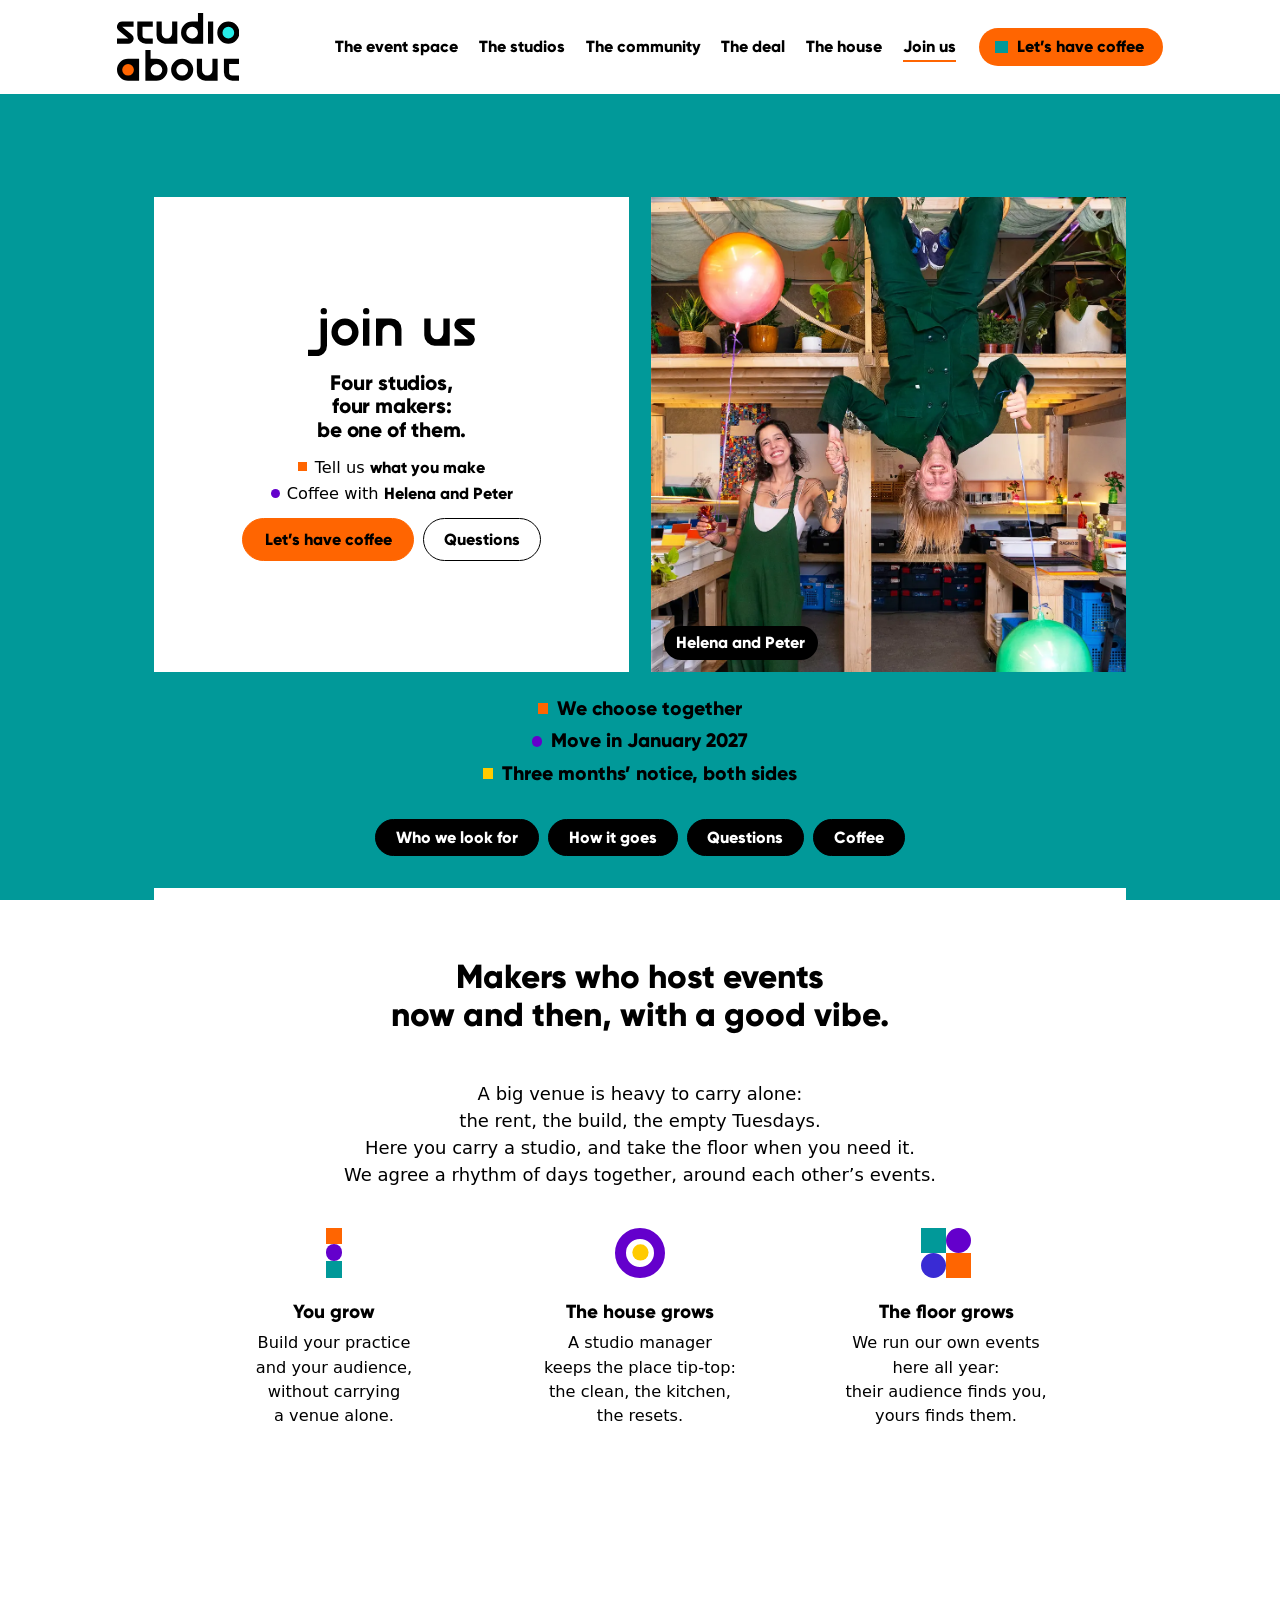
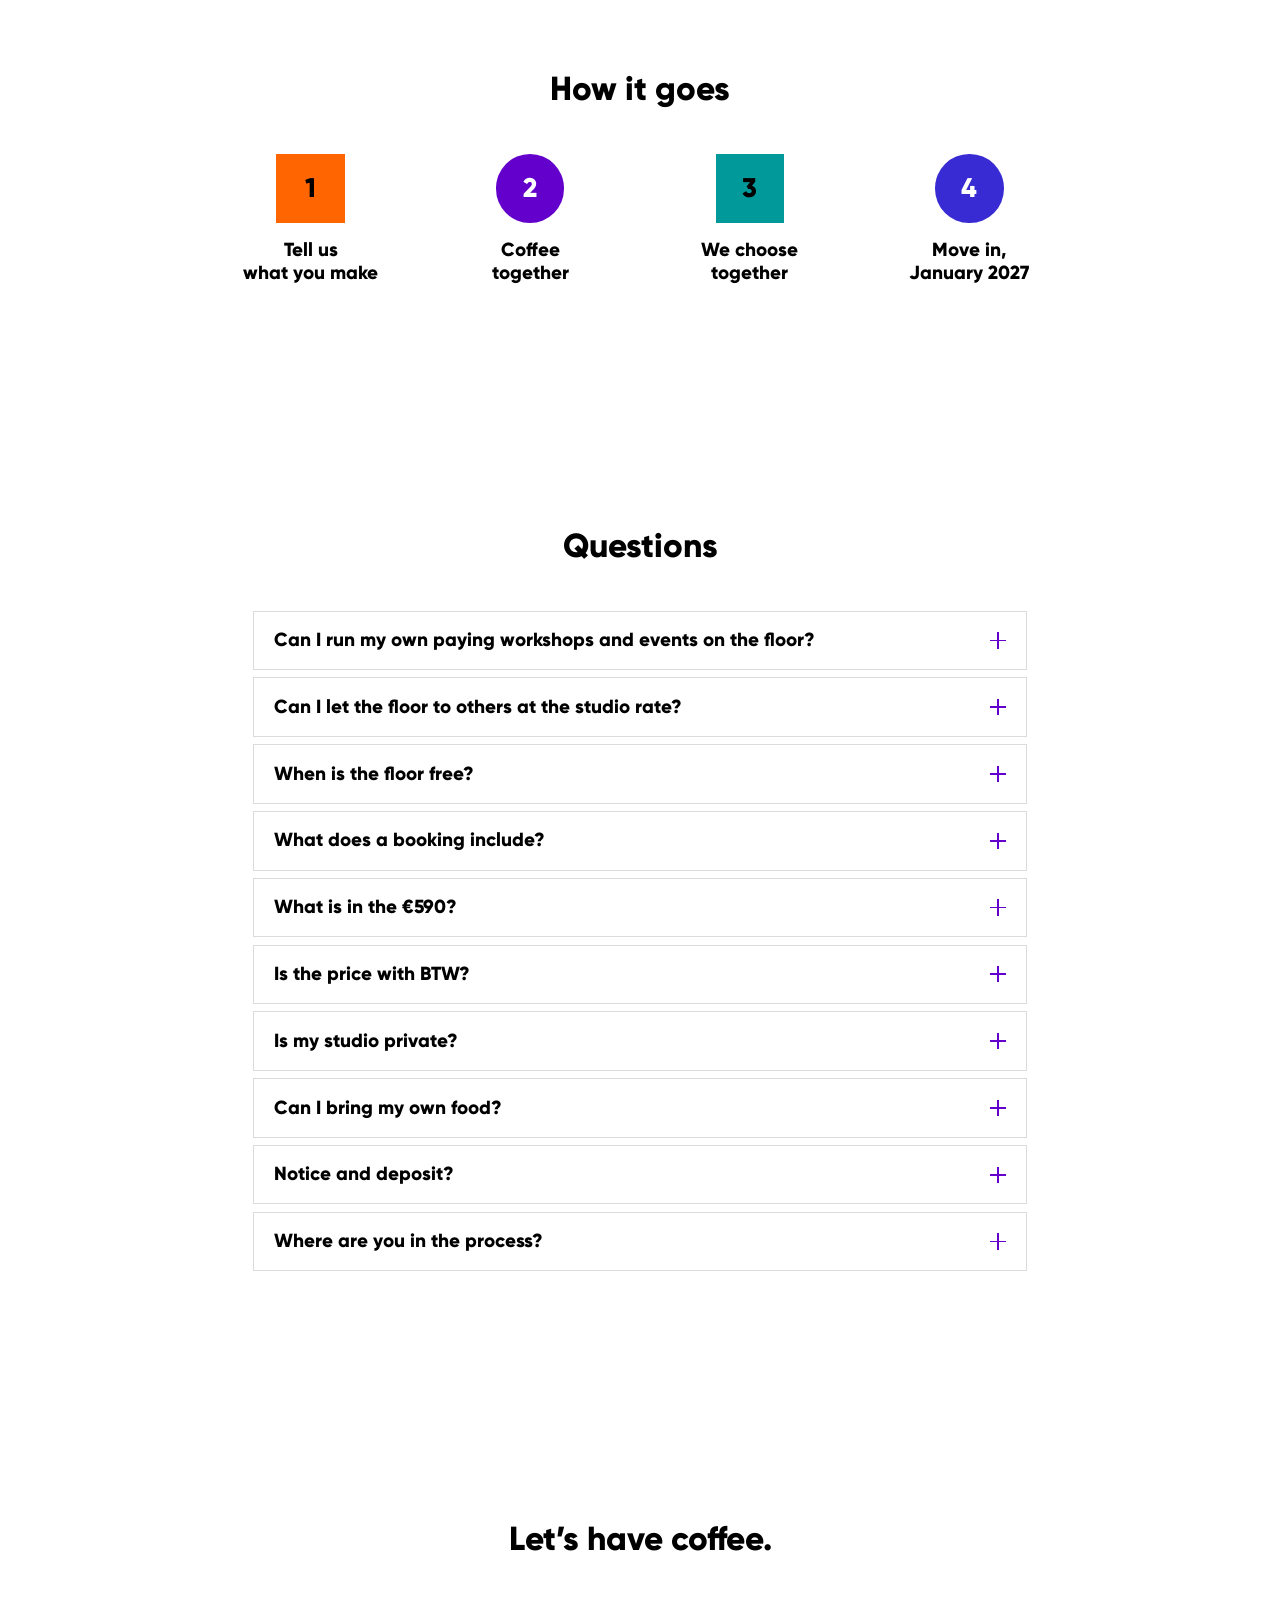
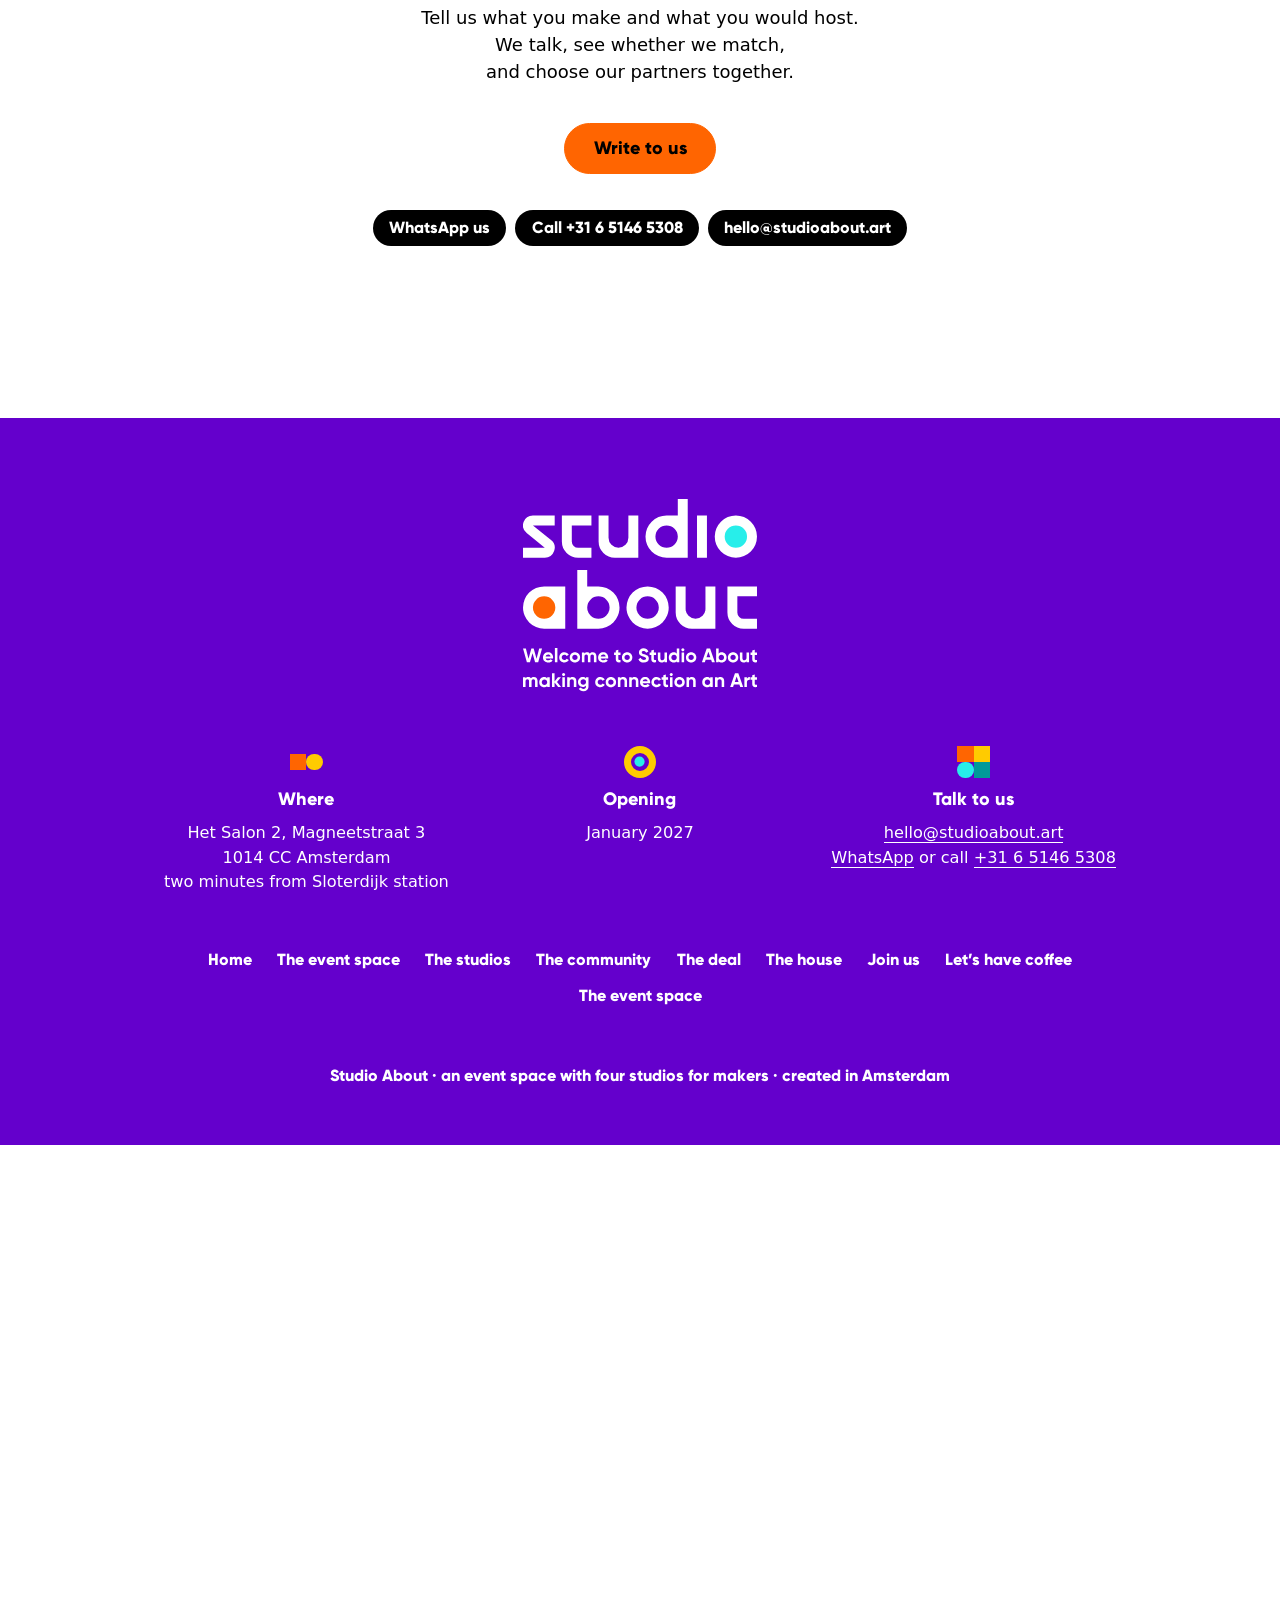
<file: join.html>
<!doctype html>
<html lang="en" style="--c:#6400CC">
<head><meta charset="utf-8"><meta name="viewport" content="width=device-width,initial-scale=1">
<title>Join us · Studio About: four studios, four makers</title>
<meta name="description" content="Who we look for at Studio About: makers who host events now and then, with a good vibe. How it goes, the questions people ask, and coffee with Helena and Peter.">
<meta name="robots" content="noindex, nofollow">
<link rel="canonical" href="https://aboutcollab.github.io/studioabout-space/join.html">
<meta property="og:type" content="website"><meta property="og:site_name" content="Studio About">
<meta property="og:title" content="Join us · Studio About: four studios, four makers"><meta property="og:description" content="Who we look for at Studio About: makers who host events now and then, with a good vibe. How it goes, the questions people ask, and coffee with Helena and Peter.">
<meta property="og:url" content="https://aboutcollab.github.io/studioabout-space/join.html"><meta property="og:image" content="https://aboutcollab.github.io/studioabout-space/media/3d/og-workshop.jpg">
<meta name="twitter:card" content="summary_large_image">
<meta name="theme-color" content="#FFCB00">
<link rel="icon" href="data:image/svg+xml,%3Csvg xmlns='http://www.w3.org/2000/svg' viewBox='0 0 64 64'%3E%3Crect width='64' height='64' fill='%23000'/%3E%3Ccircle cx='22' cy='42' r='11' fill='%23FF6501'/%3E%3Ccircle cx='44' cy='22' r='11' fill='%2327EEEA'/%3E%3C/svg%3E">
<link rel="preload" href="fonts/Gilroy-Light.otf" as="font" type="font/otf" crossorigin>
<link rel="stylesheet" href="sa.css"><link rel="stylesheet" href="sa-plus.css"></head>
<body>
<a class="sa-skip" href="#main">Skip to the content</a>
<div class="sa-colorbg" aria-hidden="true"></div><header class="sa-top"><div class="sa-bar">
  <a class="sa-logo" href="index.html" aria-label="Studio About, home"><svg xmlns="http://www.w3.org/2000/svg" viewBox="0 -278 1108 614" class="" aria-hidden="true" focusable="false" style="width:136px;max-width:100%;height:auto;display:block"><path fill="#27EEEA" d="M931.5 -100A76.5 76.5 0 0 1 1008 -176.5A76.5 76.5 0 0 1 1084.5 -100A76.5 76.5 0 0 1 1008 -23.5A76.5 76.5 0 0 1 931.5 -100Z"/><path fill="#FF6501" d="M23.5 236A76.5 76.5 0 0 1 100 159.5A76.5 76.5 0 0 1 176.5 236A76.5 76.5 0 0 1 100 312.5A76.5 76.5 0 0 1 23.5 236Z"/><path fill="#000000" fill-rule="evenodd" d="M150 -200L150 -153L47 -153L132.623 -83.489A47 47 0 0 1 147.294 -31.284A47 47 0 0 1 103 0L0 0L0 -47L103 -47L17.377 -116.511A47 47 0 0 1 2.706 -168.716A47 47 0 0 1 47 -200ZM184 -200L324 -200L324 -153L231 -153L231 -77A30 30 0 0 0 261 -47L324 -47L324 0L261 0A77 77 0 0 1 184 -77ZM358 -200L405 -200L405 -94A47 47 0 0 0 452 -47A47 47 0 0 0 499 -94L499 -200L546 -200L546 0L435 0A77 77 0 0 1 358 -77ZM780 -278L733 -278L733 -200L680 -200A100 100 0 0 0 580 -100A100 100 0 0 0 680 0L780 0ZM627 -100A53 53 0 0 0 680 -47A53 53 0 0 0 733 -100A53 53 0 0 0 680 -153A53 53 0 0 0 627 -100ZM824 -200L871 -200L871 0L824 0ZM908 -100A100 100 0 0 1 1008 -200A100 100 0 0 1 1108 -100A100 100 0 0 1 1008 0A100 100 0 0 1 908 -100ZM955 -100A53 53 0 0 0 1008 -47A53 53 0 0 0 1061 -100A53 53 0 0 0 1008 -153A53 53 0 0 0 955 -100ZM200 136L100 136A100 100 0 0 0 0 236A100 100 0 0 0 100 336L200 336ZM47 236A53 53 0 0 0 100 289A53 53 0 0 0 153 236A53 53 0 0 0 100 183A53 53 0 0 0 47 236ZM257 58L304 58L304 136L357 136A100 100 0 0 1 457 236A100 100 0 0 1 357 336L257 336ZM304 236A53 53 0 0 0 357 289A53 53 0 0 0 410 236A53 53 0 0 0 357 183A53 53 0 0 0 304 236ZM490 236A100 100 0 0 1 590 136A100 100 0 0 1 690 236A100 100 0 0 1 590 336A100 100 0 0 1 490 236ZM537 236A53 53 0 0 0 590 289A53 53 0 0 0 643 236A53 53 0 0 0 590 183A53 53 0 0 0 537 236ZM723 136L770 136L770 242A47 47 0 0 0 817 289A47 47 0 0 0 864 242L864 136L911 136L911 336L800 336A77 77 0 0 1 723 259ZM968 136L1108 136L1108 183L1015 183L1015 259A30 30 0 0 0 1045 289L1108 289L1108 336L1045 336A77 77 0 0 1 968 259Z"/></svg></a>
  <nav class="sa-menu" aria-label="Main"><a href="event-space.html">The event space</a><a href="studios.html">The studios</a><a href="community.html">The community</a><a href="deal.html">The deal</a><a href="house.html">The house</a><a href="join.html" aria-current="page">Join us</a></nav>
  <a class="sa-book hov" href="join.html#coffee" aria-current="page"><i aria-hidden="true"></i><span>Let’s have coffee</span></a>
  <button class="sa-burger" type="button" aria-expanded="false" aria-controls="sa-panel"><span class="vh">Menu</span><i></i><i></i><i></i></button>
</div>
<nav class="sa-panel" id="sa-panel" aria-label="Main" hidden><a href="event-space.html">The event space</a><a href="studios.html">The studios</a><a href="community.html">The community</a><a href="deal.html">The deal</a><a href="house.html">The house</a><a href="join.html" aria-current="page">Join us</a><a href="join.html#coffee">Let’s have coffee</a></nav></header>
<main id="main">
<section class="sa-openwrap sa-subopen" data-c="g" aria-label="join us">
  <div class="sa-open">
  <div class="sa-osq sa-white"><div class="sa-oin sa-pos" style="--kp:8.229cqw">
    <h1 class="sa-lt" aria-label="join us"><svg aria-hidden="true" focusable="false" style="width:42.8%;max-width:100%;height:auto;display:block" xmlns="http://www.w3.org/2000/svg" viewBox="0 -278 1230.92 356"><path fill="#000000" fill-rule="evenodd" d="M93 -200L140 -200L140 1A77 77 0 0 1 63 78L0 78L0 31L63 31A30 30 0 0 0 93 1ZM93 -254.5A23.5 23.5 0 0 1 116.5 -278A23.5 23.5 0 0 1 140 -254.5A23.5 23.5 0 0 1 116.5 -231A23.5 23.5 0 0 1 93 -254.5ZM172.985 -100A100 100 0 0 1 272.985 -200A100 100 0 0 1 372.985 -100A100 100 0 0 1 272.985 0A100 100 0 0 1 172.985 -100ZM219.985 -100A53 53 0 0 0 272.985 -47A53 53 0 0 0 325.985 -100A53 53 0 0 0 272.985 -153A53 53 0 0 0 219.985 -100ZM405.955 -200L452.955 -200L452.955 0L405.955 0ZM405.955 -254.5A23.5 23.5 0 0 1 429.455 -278A23.5 23.5 0 0 1 452.955 -254.5A23.5 23.5 0 0 1 429.455 -231A23.5 23.5 0 0 1 405.955 -254.5ZM501.955 0L501.955 -200L612.955 -200A77 77 0 0 1 689.955 -123L689.955 0L642.955 0L642.955 -106A47 47 0 0 0 595.955 -153A47 47 0 0 0 548.955 -106L548.955 0ZM858.17 -200L905.17 -200L905.17 -94A47 47 0 0 0 952.17 -47A47 47 0 0 0 999.17 -94L999.17 -200L1046.17 -200L1046.17 0L935.17 0A77 77 0 0 1 858.17 -77ZM1230.92 -200L1230.92 -153L1127.92 -153L1213.543 -83.489A47 47 0 0 1 1228.214 -31.284A47 47 0 0 1 1183.92 0L1080.92 0L1080.92 -47L1183.92 -47L1098.297 -116.511A47 47 0 0 1 1083.626 -168.716A47 47 0 0 1 1127.92 -200Z"/></svg></h1>
    <p class="sa-h1pos sa-subline"><span class="ln"><span class="sg">Four studios,</span></span> <span class="ln"><span class="sg">four makers:</span></span> <span class="ln"><span class="sg">be one of them.</span></span></p>
    <p class="sa-pricetag"><span><i></i>Tell us <b>what you make</b></span> <span><i></i>Coffee with <b>Helena and Peter</b></span></p>
    <div class="sa-btns"><a class="sa-btn big" href="join.html#coffee">Let’s have coffee</a><a class="sa-btn line" href="#know">Questions</a></div>
  </div></div>
  <figure class="sa-osq sa-fillsq"><img src="media/photos/about-collab-team-over-ons-contact-peter-ondersteboven-in-de-studio.webp" alt="Peter hangs upside down from the rings in our studio while Helena stands below, laughing, holding his hand and a balloon" style="object-position:50% 30%" loading="eager" decoding="async"><figcaption class="sa-chiplabel">Helena and Peter</figcaption></figure>
  </div>
  <p class="sa-proof sa-stackproof"><span><i></i>We choose together</span><span><i></i>Move in January 2027</span><span><i></i>Three months’ notice, both sides</span></p>
</section>
<nav class="sa-wnav" aria-label="On this page"><a href="#who">Who we look for</a><a href="#how">How it goes</a><a href="#know">Questions</a><a href="#coffee">Coffee</a></nav>
<section class="sa-field" id="who" data-c="g"><div class="sa-in">
  <h2 class="t-st sa-statement"><span class="ln"><span class="sg">Makers who</span> <span class="sg">host events</span></span> <span class="ln"><span class="sg">now and then,</span> <span class="sg">with a good vibe.</span></span></h2>
  <p class="t-p"><span class="ln"><span class="sg">A big venue is heavy</span> <span class="sg">to carry alone:</span></span> <span class="ln"><span class="sg">the rent, the build,</span> <span class="sg">the empty Tuesdays.</span></span> <span class="ln"><span class="sg">Here you carry a studio,</span> <span class="sg">and take the floor</span> <span class="sg">when you need it.</span></span> <span class="ln"><span class="sg">We agree a rhythm</span> <span class="sg">of days together,</span> <span class="sg">around each other’s events.</span></span></p>
  <ul class="sa-items sa-three"><li class="hov"><span class="sa-icell"><span class="ic ic-stack" aria-hidden="true"><i class="s" style="background:#FF6501"></i><i class="c" style="background:#6400CC"></i><i class="s" style="background:#019999"></i></span></span><div><h3 class="t-ih"><span class="ln"><span class="sg">You grow</span></span></h3><p class="t-item"><span class="ln"><span class="sg">Build your practice</span></span> <span class="ln"><span class="sg">and your audience,</span></span> <span class="ln"><span class="sg">without carrying</span></span> <span class="ln"><span class="sg">a venue alone.</span></span></p></div></li><li class="hov"><span class="sa-icell"><span class="ic ic-ring" aria-hidden="true"><i class="r" style="border-color:#6400CC"></i><i class="c" style="background:#FFCB00"></i></span></span><div><h3 class="t-ih"><span class="ln"><span class="sg">The house grows</span></span></h3><p class="t-item"><span class="ln"><span class="sg">A studio manager</span></span> <span class="ln"><span class="sg">keeps the place tip-top:</span></span> <span class="ln"><span class="sg">the clean, the kitchen,</span></span> <span class="ln"><span class="sg">the resets.</span></span></p></div></li><li class="hov"><span class="sa-icell"><span class="ic ic-quad" aria-hidden="true"><i class="s" style="background:#019999"></i><i class="c" style="background:#6400CC"></i><i class="c" style="background:#392BD4"></i><i class="s" style="background:#FF6501"></i></span></span><div><h3 class="t-ih"><span class="ln"><span class="sg">The floor grows</span></span></h3><p class="t-item"><span class="ln"><span class="sg">We run our own events</span></span> <span class="ln"><span class="sg">here all year:</span></span> <span class="ln"><span class="sg">their audience finds you,</span></span> <span class="ln"><span class="sg">yours finds them.</span></span></p></div></li></ul>
</div></section>
<section class="sa-field" id="how" data-c="w"><div class="sa-in">
  <h2 class="t-h2"><span class="ln"><span class="sg">How it goes</span></span></h2>
  <ol class="sa-steps"><li class="hov"><h3 class="t-step"><span class="ln"><span class="sg">Tell us</span></span> <span class="ln"><span class="sg">what you make</span></span></h3></li><li class="hov"><h3 class="t-step"><span class="ln"><span class="sg">Coffee</span></span> <span class="ln"><span class="sg">together</span></span></h3></li><li class="hov"><h3 class="t-step"><span class="ln"><span class="sg">We choose</span></span> <span class="ln"><span class="sg">together</span></span></h3></li><li class="hov"><h3 class="t-step"><span class="ln"><span class="sg">Move in,</span></span> <span class="ln"><span class="sg">January 2027</span></span></h3></li></ol>
</div></section>
<section class="sa-field" id="know" data-c="w"><div class="sa-in">
<h2 class="t-h2"><span class="ln"><span class="sg">Questions</span></span></h2><div class="sa-faq"><details class="hov"><summary><span class="t-q sa-q"><span class="ln"><span class="sg">Can I run my own paying workshops</span> <span class="sg">and events on the floor?</span></span></span><span class="sa-plus" aria-hidden="true"><i></i><i></i></span></summary><div class="sa-a"><p class="t-p"><span class="ln"><span class="sg">Yes, that is the point of the studios. Book the floor at €35 an hour and charge your own people what you like,</span></span> <span class="ln"><span class="sg">for events you host yourself.</span></span></p></div></details><details class="hov"><summary><span class="t-q sa-q"><span class="ln"><span class="sg">Can I let the floor to others</span> <span class="sg">at the studio rate?</span></span></span><span class="sa-plus" aria-hidden="true"><i></i><i></i></span></summary><div class="sa-a"><p class="t-p"><span class="ln"><span class="sg">No. The studio rate is for your own workshops, classes and shows. If someone else wants the floor,</span></span> <span class="ln"><span class="sg">they book it from us at the regular rates.</span></span></p></div></details><details class="hov"><summary><span class="t-q sa-q"><span class="ln"><span class="sg">When is the floor free?</span></span></span><span class="sa-plus" aria-hidden="true"><i></i><i></i></span></summary><div class="sa-a"><p class="t-p"><span class="ln"><span class="sg">Most Tuesdays and Thursdays, during working hours, the floor has our own workshops.</span></span> <span class="ln"><span class="sg">Evenings are mostly free, and the other days are open to book. We agree the calendar together: tell us the pattern you need.</span></span></p></div></details><details class="hov"><summary><span class="t-q sa-q"><span class="ln"><span class="sg">What does a booking include?</span></span></span><span class="sa-plus" aria-hidden="true"><i></i><i></i></span></summary><div class="sa-a"><p class="t-p"><span class="ln"><span class="sg">The floor for the hours you book, with setting up and clearing out inside them; tables, chairs, our bar on wheels</span></span> <span class="ln"><span class="sg">and the projector; and the cleaning and reset after you, €25 / €50 / €75 by size.</span></span></p></div></details><details class="hov"><summary><span class="t-q sa-q"><span class="ln"><span class="sg">What is in the €590?</span></span></span><span class="sa-plus" aria-hidden="true"><i></i><i></i></span></summary><div class="sa-a"><p class="t-p"><span class="ln"><span class="sg">Your studio, energy, heating and cooling, wifi, and a clean every week.</span></span> <span class="ln"><span class="sg">No utility bill arrives.</span></span></p></div></details><details class="hov"><summary><span class="t-q sa-q"><span class="ln"><span class="sg">Is the price with BTW?</span></span></span><span class="sa-plus" aria-hidden="true"><i></i><i></i></span></summary><div class="sa-a"><p class="t-p"><span class="ln"><span class="sg">€590 a month plus BTW. We let the studios with BTW,</span></span> <span class="ln"><span class="sg">so as a business registered for BTW you reclaim it.</span></span></p></div></details><details class="hov"><summary><span class="t-q sa-q"><span class="ln"><span class="sg">Is my studio private?</span></span></span><span class="sa-plus" aria-hidden="true"><i></i><i></i></span></summary><div class="sa-a"><p class="t-p"><span class="ln"><span class="sg">Yes: wooden walls between the studios, and a sliding door of your own.</span></span> <span class="ln"><span class="sg">A room of your own to work in.</span></span></p></div></details><details class="hov"><summary><span class="t-q sa-q"><span class="ln"><span class="sg">Can I bring my own food?</span></span></span><span class="sa-plus" aria-hidden="true"><i></i><i></i></span></summary><div class="sa-a"><p class="t-p"><span class="ln"><span class="sg">Yes, your own caterer is welcome, with no fee. Or add About&nbsp;Sabor’s food.</span></span> <span class="ln"><span class="sg">Drinks come from our bar, at a price we agree for your kind of event.</span></span></p></div></details><details class="hov"><summary><span class="t-q sa-q"><span class="ln"><span class="sg">Notice and deposit?</span></span></span><span class="sa-plus" aria-hidden="true"><i></i><i></i></span></summary><div class="sa-a"><p class="t-p"><span class="ln"><span class="sg">Three months’ notice, on both sides,</span></span> <span class="ln"><span class="sg">and a deposit of one month’s rent.</span></span></p></div></details><details class="hov"><summary><span class="t-q sa-q"><span class="ln"><span class="sg">Where are you in the process?</span></span></span><span class="sa-plus" aria-hidden="true"><i></i><i></i></span></summary><div class="sa-a"><p class="t-p"><span class="ln"><span class="sg">We are building now, and the space opens in January 2027.</span></span> <span class="ln"><span class="sg">We are choosing the four makers: the first conversations are happening now.</span></span></p></div></details></div>
</div></section>
<section class="sa-field sa-close" id="coffee" data-c="p"><div class="sa-in"><h2 class="t-h2"><span class="ln"><span class="sg">Let’s have coffee.</span></span></h2><p class="t-p"><span class="ln"><span class="sg">Tell us what you make</span> <span class="sg">and what you would host.</span></span> <span class="ln"><span class="sg">We talk, see whether we match,</span></span> <span class="ln"><span class="sg">and choose our partners together.</span></span></p><div class="sa-btns"><a class="sa-btn big" href="mailto:hello@studioabout.art?subject=A%20studio%20at%20Studio%20About">Write to us</a></div><div class="sa-routes"><a class="sa-route" href="https://wa.me/31651465308" target="_blank" rel="noopener">WhatsApp us</a><a class="sa-route" href="tel:+31651465308">Call +31&nbsp;6&nbsp;5146&nbsp;5308</a><a class="sa-route" href="mailto:hello@studioabout.art">hello@studioabout.art</a></div></div></section>
</main>
<footer class="sa-foot" data-c="p"><div class="sa-foot-in">
  <div class="sa-lblock" style="width:260px"><svg xmlns="http://www.w3.org/2000/svg" viewBox="0 -278 1108 614" class="lb-logo" role="img" aria-label="Studio About" style="width:100%;max-width:100%;height:auto;display:block"><path fill="#27EEEA" d="M931.5 -100A76.5 76.5 0 0 1 1008 -176.5A76.5 76.5 0 0 1 1084.5 -100A76.5 76.5 0 0 1 1008 -23.5A76.5 76.5 0 0 1 931.5 -100Z"/><path fill="#FF6501" d="M23.5 236A76.5 76.5 0 0 1 100 159.5A76.5 76.5 0 0 1 176.5 236A76.5 76.5 0 0 1 100 312.5A76.5 76.5 0 0 1 23.5 236Z"/><path fill="#FFFFFF" fill-rule="evenodd" d="M150 -200L150 -153L47 -153L132.623 -83.489A47 47 0 0 1 147.294 -31.284A47 47 0 0 1 103 0L0 0L0 -47L103 -47L17.377 -116.511A47 47 0 0 1 2.706 -168.716A47 47 0 0 1 47 -200ZM184 -200L324 -200L324 -153L231 -153L231 -77A30 30 0 0 0 261 -47L324 -47L324 0L261 0A77 77 0 0 1 184 -77ZM358 -200L405 -200L405 -94A47 47 0 0 0 452 -47A47 47 0 0 0 499 -94L499 -200L546 -200L546 0L435 0A77 77 0 0 1 358 -77ZM780 -278L733 -278L733 -200L680 -200A100 100 0 0 0 580 -100A100 100 0 0 0 680 0L780 0ZM627 -100A53 53 0 0 0 680 -47A53 53 0 0 0 733 -100A53 53 0 0 0 680 -153A53 53 0 0 0 627 -100ZM824 -200L871 -200L871 0L824 0ZM908 -100A100 100 0 0 1 1008 -200A100 100 0 0 1 1108 -100A100 100 0 0 1 1008 0A100 100 0 0 1 908 -100ZM955 -100A53 53 0 0 0 1008 -47A53 53 0 0 0 1061 -100A53 53 0 0 0 1008 -153A53 53 0 0 0 955 -100ZM200 136L100 136A100 100 0 0 0 0 236A100 100 0 0 0 100 336L200 336ZM47 236A53 53 0 0 0 100 289A53 53 0 0 0 153 236A53 53 0 0 0 100 183A53 53 0 0 0 47 236ZM257 58L304 58L304 136L357 136A100 100 0 0 1 457 236A100 100 0 0 1 357 336L257 336ZM304 236A53 53 0 0 0 357 289A53 53 0 0 0 410 236A53 53 0 0 0 357 183A53 53 0 0 0 304 236ZM490 236A100 100 0 0 1 590 136A100 100 0 0 1 690 236A100 100 0 0 1 590 336A100 100 0 0 1 490 236ZM537 236A53 53 0 0 0 590 289A53 53 0 0 0 643 236A53 53 0 0 0 590 183A53 53 0 0 0 537 236ZM723 136L770 136L770 242A47 47 0 0 0 817 289A47 47 0 0 0 864 242L864 136L911 136L911 336L800 336A77 77 0 0 1 723 259ZM968 136L1108 136L1108 183L1015 183L1015 259A30 30 0 0 0 1045 289L1108 289L1108 336L1045 336A77 77 0 0 1 968 259Z"/></svg><svg xmlns="http://www.w3.org/2000/svg" viewBox="0 -146 2385.2 440.948" class="lb-tag" aria-hidden="true" focusable="false" style="width:100%;max-width:100%;height:auto;display:block"><path fill="#FFFFFF" d="M70.6 0L96.8 -92.4L123.2 0L154.6 0L193.8 -140L164.8 -140L138 -36.2L108.6 -140L85 -140L55.8 -36.2L29 -140L0 -140L39.2 0ZM305.8 -39.4C306.4 -43.2 306.8 -46.6 306.8 -50C306.8 -65 302 -77.4 292.4 -87.6C283 -97.8 270.8 -102.8 256.2 -102.8C240.8 -102.8 228 -97.8 218.2 -87.6C208.4 -77.6 203.4 -65 203.4 -50C203.4 -34.8 208.4 -22.2 218.4 -12.2C228.4 -2.2 241.6 2.8 258.2 2.8C277.4 2.8 292 -4.4 301.8 -18.6L281 -30.6C276 -24 268.4 -20.6 258.6 -20.6C243.2 -20.6 233.8 -26.8 230.4 -39.4ZM230 -59.4C233 -72.2 242.4 -79.6 256.2 -79.6C268 -79.6 278 -73 281 -59.4ZM350.6 0L350.6 -146L324.8 -146L324.8 0ZM421.8 2.8C441.2 2.8 458.2 -7.4 467 -23.2L444.6 -36C440.6 -27.8 432 -22.8 421.6 -22.8C413.8 -22.8 407.4 -25.4 402.4 -30.4C397.4 -35.6 394.8 -42.2 394.8 -50C394.8 -66 406.2 -77.4 421.6 -77.4C431.8 -77.4 440.4 -72.2 444.4 -64L466.6 -77C458.4 -92.8 441.2 -102.8 421.8 -102.8C406.8 -102.8 394.2 -97.8 384 -87.6C374 -77.4 369 -65 369 -50C369 -35 374 -22.6 384 -12.4C394.2 -2.2 406.8 2.8 421.8 2.8ZM566.6 -12.4C576.8 -22.6 582 -35.2 582 -50C582 -64.8 576.8 -77.2 566.6 -87.4C556.4 -97.6 543.8 -102.8 529 -102.8C514.2 -102.8 501.6 -97.6 491.4 -87.4C481.2 -77.2 476.2 -64.8 476.2 -50C476.2 -35.2 481.2 -22.6 491.4 -12.4C501.6 -2.2 514.2 2.8 529 2.8C543.8 2.8 556.4 -2.2 566.6 -12.4ZM509.6 -30.2C504.6 -35.4 502 -42 502 -50C502 -58 504.6 -64.6 509.6 -69.8C514.8 -75 521.2 -77.6 529 -77.6C536.8 -77.6 543.2 -75 548.4 -69.8C553.6 -64.6 556.2 -58 556.2 -50C556.2 -42 553.6 -35.4 548.4 -30.2C543.2 -25 536.8 -22.4 529 -22.4C521.2 -22.4 514.8 -25 509.6 -30.2ZM710.8 -102.8C697.6 -102.8 687.6 -98 681 -88.4C675.2 -98 666 -102.8 653.8 -102.8C641.2 -102.8 632 -98.4 626 -89.4L626 -100L600.2 -100L600.2 0L626 0L626 -56.2C626 -70.8 633.4 -78.8 644.8 -78.8C655.4 -78.8 661.6 -71.8 661.6 -59.8L661.6 0L687.4 0L687.4 -56.2C687.4 -70.8 694.2 -78.8 706 -78.8C716.6 -78.8 722.8 -71.8 722.8 -59.8L722.8 0L748.6 0L748.6 -61.6C748.6 -86.6 733.8 -102.8 710.8 -102.8ZM867.8 -39.4C868.4 -43.2 868.8 -46.6 868.8 -50C868.8 -65 864 -77.4 854.4 -87.6C845 -97.8 832.8 -102.8 818.2 -102.8C802.8 -102.8 790 -97.8 780.2 -87.6C770.4 -77.6 765.4 -65 765.4 -50C765.4 -34.8 770.4 -22.2 780.4 -12.2C790.4 -2.2 803.6 2.8 820.2 2.8C839.4 2.8 854 -4.4 863.8 -18.6L843 -30.6C838 -24 830.4 -20.6 820.6 -20.6C805.2 -20.6 795.8 -26.8 792.4 -39.4ZM792 -59.4C795 -72.2 804.4 -79.6 818.2 -79.6C830 -79.6 840 -73 843 -59.4ZM994 -100L971.4 -100L971.4 -128L945.6 -120.2L945.6 -100L928.2 -100L928.2 -75.2L945.6 -75.2L945.6 -33.6C945.6 -6.2 958.6 4 994 0L994 -23.4C979.2 -22.6 971.4 -22.8 971.4 -33.6L971.4 -75.2L994 -75.2ZM1099 -12.4C1109.2 -22.6 1114.4 -35.2 1114.4 -50C1114.4 -64.8 1109.2 -77.2 1099 -87.4C1088.8 -97.6 1076.2 -102.8 1061.4 -102.8C1046.6 -102.8 1034 -97.6 1023.8 -87.4C1013.6 -77.2 1008.6 -64.8 1008.6 -50C1008.6 -35.2 1013.6 -22.6 1023.8 -12.4C1034 -2.2 1046.6 2.8 1061.4 2.8C1076.2 2.8 1088.8 -2.2 1099 -12.4ZM1042 -30.2C1037 -35.4 1034.4 -42 1034.4 -50C1034.4 -58 1037 -64.6 1042 -69.8C1047.2 -75 1053.6 -77.6 1061.4 -77.6C1069.2 -77.6 1075.6 -75 1080.8 -69.8C1086 -64.6 1088.6 -58 1088.6 -50C1088.6 -42 1086 -35.4 1080.8 -30.2C1075.6 -25 1069.2 -22.4 1061.4 -22.4C1053.6 -22.4 1047.2 -25 1042 -30.2ZM1231.6 2.8C1246.6 2.8 1258.8 -1 1268.2 -8.6C1277.6 -16.2 1282.4 -26.4 1282.4 -39.4C1282.4 -47.4 1280.2 -54.4 1277.2 -59.2C1274.6 -64 1268.2 -69 1264 -71.6C1262 -73 1259 -74.4 1255.2 -75.8C1251.4 -77.4 1248.4 -78.6 1246.2 -79.2L1236.6 -82.4C1226.2 -85.6 1219.2 -88.6 1215.4 -91.2C1211.8 -94 1210 -97.6 1210 -102C1210 -110.2 1217 -116 1228.4 -116C1240.6 -116 1249.6 -110 1255.2 -98L1278.4 -111.4C1268.8 -131.2 1251 -142.8 1228.4 -142.8C1215.8 -142.8 1204.8 -139 1195.8 -131.4C1186.8 -124 1182.4 -113.8 1182.4 -101.2C1182.4 -88.4 1187 -78.8 1195.6 -72.4C1204.4 -66.2 1212 -63.2 1224.6 -59.4C1236 -56.2 1243.8 -53.2 1248.2 -50.4C1252.6 -47.8 1254.8 -44 1254.8 -39C1254.8 -30.4 1247.8 -24.2 1232.4 -24.2C1216.4 -24.2 1205.6 -31.4 1200.2 -45.6L1176.6 -31.8C1184.4 -10.4 1203.8 2.8 1231.6 2.8ZM1356.4 -100L1333.8 -100L1333.8 -128L1308 -120.2L1308 -100L1290.6 -100L1290.6 -75.2L1308 -75.2L1308 -33.6C1308 -6.2 1321 4 1356.4 0L1356.4 -23.4C1341.6 -22.6 1333.8 -22.8 1333.8 -33.6L1333.8 -75.2L1356.4 -75.2ZM1442.2 -46C1442.2 -29.4 1433.6 -21.2 1420.2 -21.2C1408.2 -21.2 1400.4 -28.4 1400.4 -41.8L1400.4 -100L1374.6 -100L1374.6 -38.6C1374.6 -25.6 1378.2 -15.6 1385.2 -8.2C1392.4 -0.8 1401.4 2.8 1412.4 2.8C1426 2.8 1436 -1.8 1442.2 -11.2L1442.2 0L1468 0L1468 -100L1442.2 -100ZM1567.4 -88.2C1559.8 -98 1549 -102.8 1535 -102.8C1521.6 -102.8 1510 -97.6 1500.4 -87.4C1491 -77.2 1486.2 -64.8 1486.2 -50C1486.2 -35.2 1491 -22.6 1500.4 -12.4C1510 -2.2 1521.6 2.8 1535 2.8C1549 2.8 1559.8 -2 1567.4 -11.8L1567.4 0L1593.2 0L1593.2 -140L1567.4 -140ZM1519.8 -29.6C1514.6 -35 1512 -41.8 1512 -50C1512 -58.2 1514.6 -65 1519.8 -70.2C1525.2 -75.6 1531.8 -78.2 1539.8 -78.2C1547.8 -78.2 1554.4 -75.6 1559.6 -70.2C1564.8 -65 1567.4 -58.2 1567.4 -50C1567.4 -41.8 1564.8 -35 1559.6 -29.6C1554.4 -24.4 1547.8 -21.8 1539.8 -21.8C1531.8 -21.8 1525.2 -24.4 1519.8 -29.6ZM1629.6 -112C1638.4 -112 1645.6 -119.2 1645.6 -127.8C1645.6 -136.4 1638.4 -143.8 1629.6 -143.8C1621 -143.8 1613.8 -136.4 1613.8 -127.8C1613.8 -119.2 1621 -112 1629.6 -112ZM1642.6 0L1642.6 -100L1616.8 -100L1616.8 0ZM1751.4 -12.4C1761.6 -22.6 1766.8 -35.2 1766.8 -50C1766.8 -64.8 1761.6 -77.2 1751.4 -87.4C1741.2 -97.6 1728.6 -102.8 1713.8 -102.8C1699 -102.8 1686.4 -97.6 1676.2 -87.4C1666 -77.2 1661 -64.8 1661 -50C1661 -35.2 1666 -22.6 1676.2 -12.4C1686.4 -2.2 1699 2.8 1713.8 2.8C1728.6 2.8 1741.2 -2.2 1751.4 -12.4ZM1694.4 -30.2C1689.4 -35.4 1686.8 -42 1686.8 -50C1686.8 -58 1689.4 -64.6 1694.4 -69.8C1699.6 -75 1706 -77.6 1713.8 -77.6C1721.6 -77.6 1728 -75 1733.2 -69.8C1738.4 -64.6 1741 -58 1741 -50C1741 -42 1738.4 -35.4 1733.2 -30.2C1728 -25 1721.6 -22.4 1713.8 -22.4C1706 -22.4 1699.6 -25 1694.4 -30.2ZM1956.2 0L1907 -140L1872.8 -140L1823.8 0L1853.6 0L1862 -25.2L1917.8 -25.2L1926.2 0ZM1890 -108.2L1909.2 -51L1870.8 -51ZM2026.8 -102.8C2012.8 -102.8 2002 -98 1994.4 -88.2L1994.4 -140L1968.6 -140L1968.6 0L1994.4 0L1994.4 -11.8C2002 -2 2012.8 2.8 2026.8 2.8C2040.2 2.8 2051.8 -2.2 2061.2 -12.4C2070.8 -22.6 2075.6 -35.2 2075.6 -50C2075.6 -64.8 2070.8 -77.2 2061.2 -87.4C2051.8 -97.6 2040.2 -102.8 2026.8 -102.8ZM2002.2 -29.6C1997 -35 1994.4 -41.8 1994.4 -50C1994.4 -58.2 1997 -65 2002.2 -70.2C2007.4 -75.6 2014 -78.2 2022 -78.2C2030 -78.2 2036.6 -75.6 2041.8 -70.2C2047.2 -65 2049.8 -58.2 2049.8 -50C2049.8 -41.8 2047.2 -35 2041.8 -29.6C2036.6 -24.4 2030 -21.8 2022 -21.8C2014 -21.8 2007.4 -24.4 2002.2 -29.6ZM2179 -12.4C2189.2 -22.6 2194.4 -35.2 2194.4 -50C2194.4 -64.8 2189.2 -77.2 2179 -87.4C2168.8 -97.6 2156.2 -102.8 2141.4 -102.8C2126.6 -102.8 2114 -97.6 2103.8 -87.4C2093.6 -77.2 2088.6 -64.8 2088.6 -50C2088.6 -35.2 2093.6 -22.6 2103.8 -12.4C2114 -2.2 2126.6 2.8 2141.4 2.8C2156.2 2.8 2168.8 -2.2 2179 -12.4ZM2122 -30.2C2117 -35.4 2114.4 -42 2114.4 -50C2114.4 -58 2117 -64.6 2122 -69.8C2127.2 -75 2133.6 -77.6 2141.4 -77.6C2149.2 -77.6 2155.6 -75 2160.8 -69.8C2166 -64.6 2168.6 -58 2168.6 -50C2168.6 -42 2166 -35.4 2160.8 -30.2C2155.6 -25 2149.2 -22.4 2141.4 -22.4C2133.6 -22.4 2127.2 -25 2122 -30.2ZM2278.6 -46C2278.6 -29.4 2270 -21.2 2256.6 -21.2C2244.6 -21.2 2236.8 -28.4 2236.8 -41.8L2236.8 -100L2211 -100L2211 -38.6C2211 -25.6 2214.6 -15.6 2221.6 -8.2C2228.8 -0.8 2237.8 2.8 2248.8 2.8C2262.4 2.8 2272.4 -1.8 2278.6 -11.2L2278.6 0L2304.4 0L2304.4 -100L2278.6 -100ZM2385.2 -100L2362.6 -100L2362.6 -128L2336.8 -120.2L2336.8 -100L2319.4 -100L2319.4 -75.2L2336.8 -75.2L2336.8 -33.6C2336.8 -6.2 2349.8 4 2385.2 0L2385.2 -23.4C2370.4 -22.6 2362.6 -22.8 2362.6 -33.6L2362.6 -75.2L2385.2 -75.2ZM110.656 149.275C97.449 149.275 87.444 154.078 80.841 163.682C75.038 154.078 65.833 149.275 53.627 149.275C41.021 149.275 31.816 153.677 25.813 162.682L25.813 152.077L0 152.077L0 252.127L25.813 252.127L25.813 195.899C25.813 181.291 33.217 173.287 44.622 173.287C55.228 173.287 61.431 180.291 61.431 192.297L61.431 252.127L87.244 252.127L87.244 195.899C87.244 181.291 94.047 173.287 105.853 173.287C116.459 173.287 122.662 180.291 122.662 192.297L122.662 252.127L148.475 252.127L148.475 190.496C148.475 165.483 133.667 149.275 110.656 149.275ZM246.524 163.882C238.72 154.078 227.915 149.275 213.908 149.275C200.501 149.275 189.095 154.478 179.49 164.683C170.086 174.888 165.283 187.294 165.283 202.102C165.283 216.909 170.086 229.515 179.49 239.721C189.095 249.926 200.501 254.928 213.908 254.928C227.915 254.928 238.72 250.126 246.524 240.321L246.524 252.127L272.337 252.127L272.337 152.077L246.524 152.077ZM198.9 222.512C193.697 217.109 191.096 210.306 191.096 202.102C191.096 193.898 193.697 187.094 198.9 181.892C204.103 176.489 210.706 173.887 218.71 173.887C226.714 173.887 233.317 176.489 238.52 181.892C243.923 187.094 246.524 193.898 246.524 202.102C246.524 210.306 243.923 217.109 238.52 222.512C233.317 227.715 226.714 230.316 218.71 230.316C210.706 230.316 204.103 227.715 198.9 222.512ZM346.574 201.501L386.795 152.077L355.979 152.077L321.562 196.099L321.562 112.056L295.749 112.056L295.749 252.127L321.562 252.127L321.562 206.704L357.98 252.127L387.995 252.127ZM413.608 140.07C422.413 140.07 429.616 132.867 429.616 124.263C429.616 115.658 422.413 108.254 413.608 108.254C405.004 108.254 397.8 115.658 397.8 124.263C397.8 132.867 405.004 140.07 413.608 140.07ZM426.615 252.127L426.615 152.077L400.802 152.077L400.802 252.127ZM505.854 149.275C492.248 149.275 482.243 153.877 476.039 163.282L476.039 152.077L450.227 152.077L450.227 252.127L476.039 252.127L476.039 198.1C476.039 181.491 484.644 173.287 498.051 173.287C510.057 173.287 517.861 180.491 517.861 193.898L517.861 252.127L543.674 252.127L543.674 190.696C543.674 177.689 540.072 167.684 532.868 160.281C525.865 152.877 516.86 149.275 505.854 149.275ZM642.323 164.483C634.719 154.278 624.114 149.275 610.307 149.275C596.3 149.275 584.494 154.278 574.889 164.283C565.284 174.288 560.482 186.294 560.482 200.501C560.482 214.708 565.284 226.914 574.689 236.919C584.294 246.724 596.1 251.727 610.307 251.727C624.114 251.727 634.719 246.724 642.323 236.519L642.323 247.324C642.323 263.132 632.318 271.937 616.11 271.937C603.704 271.937 594.899 267.334 589.897 257.93L567.886 270.536C576.69 286.544 593.699 294.948 615.31 294.948C629.717 294.948 641.923 290.946 652.128 282.742C662.333 274.538 667.536 262.732 667.536 247.324L667.536 152.077L642.323 152.077ZM642.323 200.501C642.323 216.509 630.517 227.915 614.309 227.915C598.101 227.915 586.295 216.509 586.295 200.501C586.295 192.697 588.896 186.094 594.099 181.091C599.502 175.888 606.105 173.287 614.309 173.287C622.513 173.287 629.117 175.888 634.319 181.091C639.722 186.094 642.323 192.697 642.323 200.501ZM788.597 254.928C808.007 254.928 825.015 244.723 833.819 228.915L811.408 216.109C807.406 224.313 798.802 229.315 788.397 229.315C780.593 229.315 774.189 226.714 769.187 221.712C764.184 216.509 761.583 209.906 761.583 202.102C761.583 186.094 772.989 174.688 788.397 174.688C798.602 174.688 807.206 179.891 811.208 188.095L833.419 175.088C825.215 159.28 808.007 149.275 788.597 149.275C773.589 149.275 760.983 154.278 750.778 164.483C740.773 174.688 735.77 187.094 735.77 202.102C735.77 217.109 740.773 229.515 750.778 239.721C760.983 249.926 773.589 254.928 788.597 254.928ZM933.47 239.721C943.675 229.515 948.877 216.909 948.877 202.102C948.877 187.294 943.675 174.888 933.47 164.683C923.264 154.478 910.658 149.275 895.851 149.275C881.043 149.275 868.437 154.478 858.232 164.683C848.027 174.888 843.024 187.294 843.024 202.102C843.024 216.909 848.027 229.515 858.232 239.721C868.437 249.926 881.043 254.928 895.851 254.928C910.658 254.928 923.264 249.926 933.47 239.721ZM876.441 221.912C871.438 216.709 868.837 210.106 868.837 202.102C868.837 194.098 871.438 187.494 876.441 182.292C881.644 177.089 888.047 174.488 895.851 174.488C903.655 174.488 910.058 177.089 915.26 182.292C920.463 187.494 923.064 194.098 923.064 202.102C923.064 210.106 920.463 216.709 915.26 221.912C910.058 227.114 903.655 229.716 895.851 229.716C888.047 229.716 881.644 227.114 876.441 221.912ZM1022.715 149.275C1009.108 149.275 999.103 153.877 992.9 163.282L992.9 152.077L967.087 152.077L967.087 252.127L992.9 252.127L992.9 198.1C992.9 181.491 1001.504 173.287 1014.911 173.287C1026.917 173.287 1034.721 180.491 1034.721 193.898L1034.721 252.127L1060.534 252.127L1060.534 190.696C1060.534 177.689 1056.932 167.684 1049.728 160.281C1042.725 152.877 1033.72 149.275 1022.715 149.275ZM1138.173 149.275C1124.566 149.275 1114.561 153.877 1108.358 163.282L1108.358 152.077L1082.545 152.077L1082.545 252.127L1108.358 252.127L1108.358 198.1C1108.358 181.491 1116.962 173.287 1130.369 173.287C1142.375 173.287 1150.179 180.491 1150.179 193.898L1150.179 252.127L1175.992 252.127L1175.992 190.696C1175.992 177.689 1172.39 167.684 1165.186 160.281C1158.183 152.877 1149.178 149.275 1138.173 149.275ZM1295.252 212.707C1295.852 208.905 1296.252 205.503 1296.252 202.102C1296.252 187.094 1291.45 174.688 1281.845 164.483C1272.44 154.278 1260.234 149.275 1245.627 149.275C1230.219 149.275 1217.412 154.278 1207.608 164.483C1197.803 174.488 1192.8 187.094 1192.8 202.102C1192.8 217.309 1197.803 229.916 1207.808 239.921C1217.813 249.926 1231.019 254.928 1247.628 254.928C1266.837 254.928 1281.445 247.725 1291.25 233.517L1270.439 221.511C1265.437 228.115 1257.833 231.516 1248.028 231.516C1232.62 231.516 1223.215 225.313 1219.814 212.707ZM1219.413 192.697C1222.415 179.891 1231.82 172.487 1245.627 172.487C1257.433 172.487 1267.438 179.09 1270.439 192.697ZM1361.885 254.928C1381.295 254.928 1398.303 244.723 1407.108 228.915L1384.697 216.109C1380.695 224.313 1372.09 229.315 1361.685 229.315C1353.881 229.315 1347.478 226.714 1342.475 221.712C1337.473 216.509 1334.872 209.906 1334.872 202.102C1334.872 186.094 1346.277 174.688 1361.685 174.688C1371.89 174.688 1380.495 179.891 1384.497 188.095L1406.708 175.088C1398.504 159.28 1381.295 149.275 1361.885 149.275C1346.878 149.275 1334.271 154.278 1324.066 164.483C1314.061 174.688 1309.059 187.094 1309.059 202.102C1309.059 217.109 1314.061 229.515 1324.066 239.721C1334.271 249.926 1346.878 254.928 1361.885 254.928ZM1478.744 152.077L1456.133 152.077L1456.133 124.062L1430.32 131.866L1430.32 152.077L1412.911 152.077L1412.911 176.889L1430.32 176.889L1430.32 218.51C1430.32 245.924 1443.326 256.129 1478.744 252.127L1478.744 228.715C1463.937 229.515 1456.133 229.315 1456.133 218.51L1456.133 176.889L1478.744 176.889ZM1511.36 140.07C1520.165 140.07 1527.368 132.867 1527.368 124.263C1527.368 115.658 1520.165 108.254 1511.36 108.254C1502.756 108.254 1495.552 115.658 1495.552 124.263C1495.552 132.867 1502.756 140.07 1511.36 140.07ZM1524.367 252.127L1524.367 152.077L1498.554 152.077L1498.554 252.127ZM1633.222 239.721C1643.427 229.515 1648.629 216.909 1648.629 202.102C1648.629 187.294 1643.427 174.888 1633.222 164.683C1623.017 154.478 1610.41 149.275 1595.603 149.275C1580.795 149.275 1568.189 154.478 1557.984 164.683C1547.779 174.888 1542.776 187.294 1542.776 202.102C1542.776 216.909 1547.779 229.515 1557.984 239.721C1568.189 249.926 1580.795 254.928 1595.603 254.928C1610.41 254.928 1623.017 249.926 1633.222 239.721ZM1576.193 221.912C1571.19 216.709 1568.589 210.106 1568.589 202.102C1568.589 194.098 1571.19 187.494 1576.193 182.292C1581.396 177.089 1587.799 174.488 1595.603 174.488C1603.407 174.488 1609.81 177.089 1615.013 182.292C1620.215 187.494 1622.816 194.098 1622.816 202.102C1622.816 210.106 1620.215 216.709 1615.013 221.912C1609.81 227.114 1603.407 229.716 1595.603 229.716C1587.799 229.716 1581.396 227.114 1576.193 221.912ZM1722.467 149.275C1708.86 149.275 1698.855 153.877 1692.652 163.282L1692.652 152.077L1666.839 152.077L1666.839 252.127L1692.652 252.127L1692.652 198.1C1692.652 181.491 1701.256 173.287 1714.663 173.287C1726.669 173.287 1734.473 180.491 1734.473 193.898L1734.473 252.127L1760.286 252.127L1760.286 190.696C1760.286 177.689 1756.684 167.684 1749.48 160.281C1742.477 152.877 1733.472 149.275 1722.467 149.275ZM1908.36 163.882C1900.556 154.078 1889.751 149.275 1875.744 149.275C1862.337 149.275 1850.931 154.478 1841.326 164.683C1831.922 174.888 1827.119 187.294 1827.119 202.102C1827.119 216.909 1831.922 229.515 1841.326 239.721C1850.931 249.926 1862.337 254.928 1875.744 254.928C1889.751 254.928 1900.556 250.126 1908.36 240.321L1908.36 252.127L1934.173 252.127L1934.173 152.077L1908.36 152.077ZM1860.736 222.512C1855.534 217.109 1852.932 210.306 1852.932 202.102C1852.932 193.898 1855.534 187.094 1860.736 181.892C1865.939 176.489 1872.542 173.887 1880.546 173.887C1888.55 173.887 1895.153 176.489 1900.356 181.892C1905.759 187.094 1908.36 193.898 1908.36 202.102C1908.36 210.306 1905.759 217.109 1900.356 222.512C1895.153 227.715 1888.55 230.316 1880.546 230.316C1872.542 230.316 1865.939 227.715 1860.736 222.512ZM2013.213 149.275C1999.606 149.275 1989.601 153.877 1983.398 163.282L1983.398 152.077L1957.585 152.077L1957.585 252.127L1983.398 252.127L1983.398 198.1C1983.398 181.491 1992.002 173.287 2005.409 173.287C2017.415 173.287 2025.219 180.491 2025.219 193.898L2025.219 252.127L2051.032 252.127L2051.032 190.696C2051.032 177.689 2047.43 167.684 2040.226 160.281C2033.223 152.877 2024.218 149.275 2013.213 149.275ZM2244.329 252.127L2195.104 112.056L2160.887 112.056L2111.862 252.127L2141.677 252.127L2150.082 226.914L2205.91 226.914L2214.314 252.127ZM2178.096 143.872L2197.305 201.101L2158.886 201.101ZM2282.548 152.077L2256.735 152.077L2256.735 252.127L2282.548 252.127L2282.548 204.303C2282.548 194.698 2285.55 187.895 2291.753 183.692C2297.956 179.49 2305.16 177.889 2312.964 178.89L2312.964 150.076C2299.357 150.076 2287.351 156.479 2282.548 169.285ZM2385.2 152.077L2362.589 152.077L2362.589 124.062L2336.776 131.866L2336.776 152.077L2319.367 152.077L2319.367 176.889L2336.776 176.889L2336.776 218.51C2336.776 245.924 2349.782 256.129 2385.2 252.127L2385.2 228.715C2370.393 229.515 2362.589 229.315 2362.589 218.51L2362.589 176.889L2385.2 176.889Z"/></svg></div>
  <div class="sa-fcols"><div class="sa-fcol hov"><span class="ic ic-duo" aria-hidden="true"><i class="s" style="background:#FF6501"></i><i class="c" style="background:#FFCB00"></i></span><p class="sa-fh">Where</p><p class="t-foot"><span class="ln"><span class="sg">Het&nbsp;Salon 2,</span> <span class="sg">Magneetstraat 3</span></span> <span class="ln"><span class="sg">1014 CC Amsterdam</span></span> <span class="ln"><span class="sg">two minutes from Sloterdijk station</span></span></p></div><div class="sa-fcol hov"><span class="ic ic-ring" aria-hidden="true"><i class="r" style="border-color:#FFCB00"></i><i class="c" style="background:#27EEEA"></i></span><p class="sa-fh">Opening</p><p class="t-foot"><span class="ln"><span class="sg">January 2027</span></span></p></div><div class="sa-fcol hov"><span class="ic ic-quad" aria-hidden="true"><i class="s" style="background:#FF6501"></i><i class="s" style="background:#FFCB00"></i><i class="c" style="background:#27EEEA"></i><i class="s" style="background:#019999"></i></span><p class="sa-fh">Talk to us</p><p class="t-foot"><span class="ln"><span class="sg"><a href="mailto:hello@studioabout.art">hello@studioabout.art</a></span></span> <span class="ln"><span class="sg"><a href="https://wa.me/31651465308" target="_blank" rel="noopener">WhatsApp</a> or call</span> <span class="sg"><a href="tel:+31651465308">+31&nbsp;6&nbsp;5146&nbsp;5308</a></span></span></p></div></div>
  <nav class="sa-fpages" aria-label="Pages"><a href="index.html">Home</a><a href="event-space.html">The event space</a><a href="studios.html">The studios</a><a href="community.html">The community</a><a href="deal.html">The deal</a><a href="house.html">The house</a><a href="join.html">Join us</a><a href="join.html#coffee">Let’s have coffee</a><a href="https://aboutcollab.github.io/studioabout-eventspace/">The event space</a></nav>
  <p class="sa-fend">Studio&nbsp;About · an event space with four studios for makers · created in Amsterdam</p></div></footer>
<button class="sa-totop" type="button" aria-label="Back to the top"></button>
<div class="sa-lb" hidden role="dialog" aria-modal="true" aria-label="Review"><div class="sa-lb-bg" data-close></div><article class="sa-lb-card"><button class="sa-lb-x" type="button" data-close aria-label="Close">×</button><div class="sa-lb-body"></div></article></div>
<script src="sa.js"></script>
<script src="sa-plus.js"></script>
</body></html>
</file>
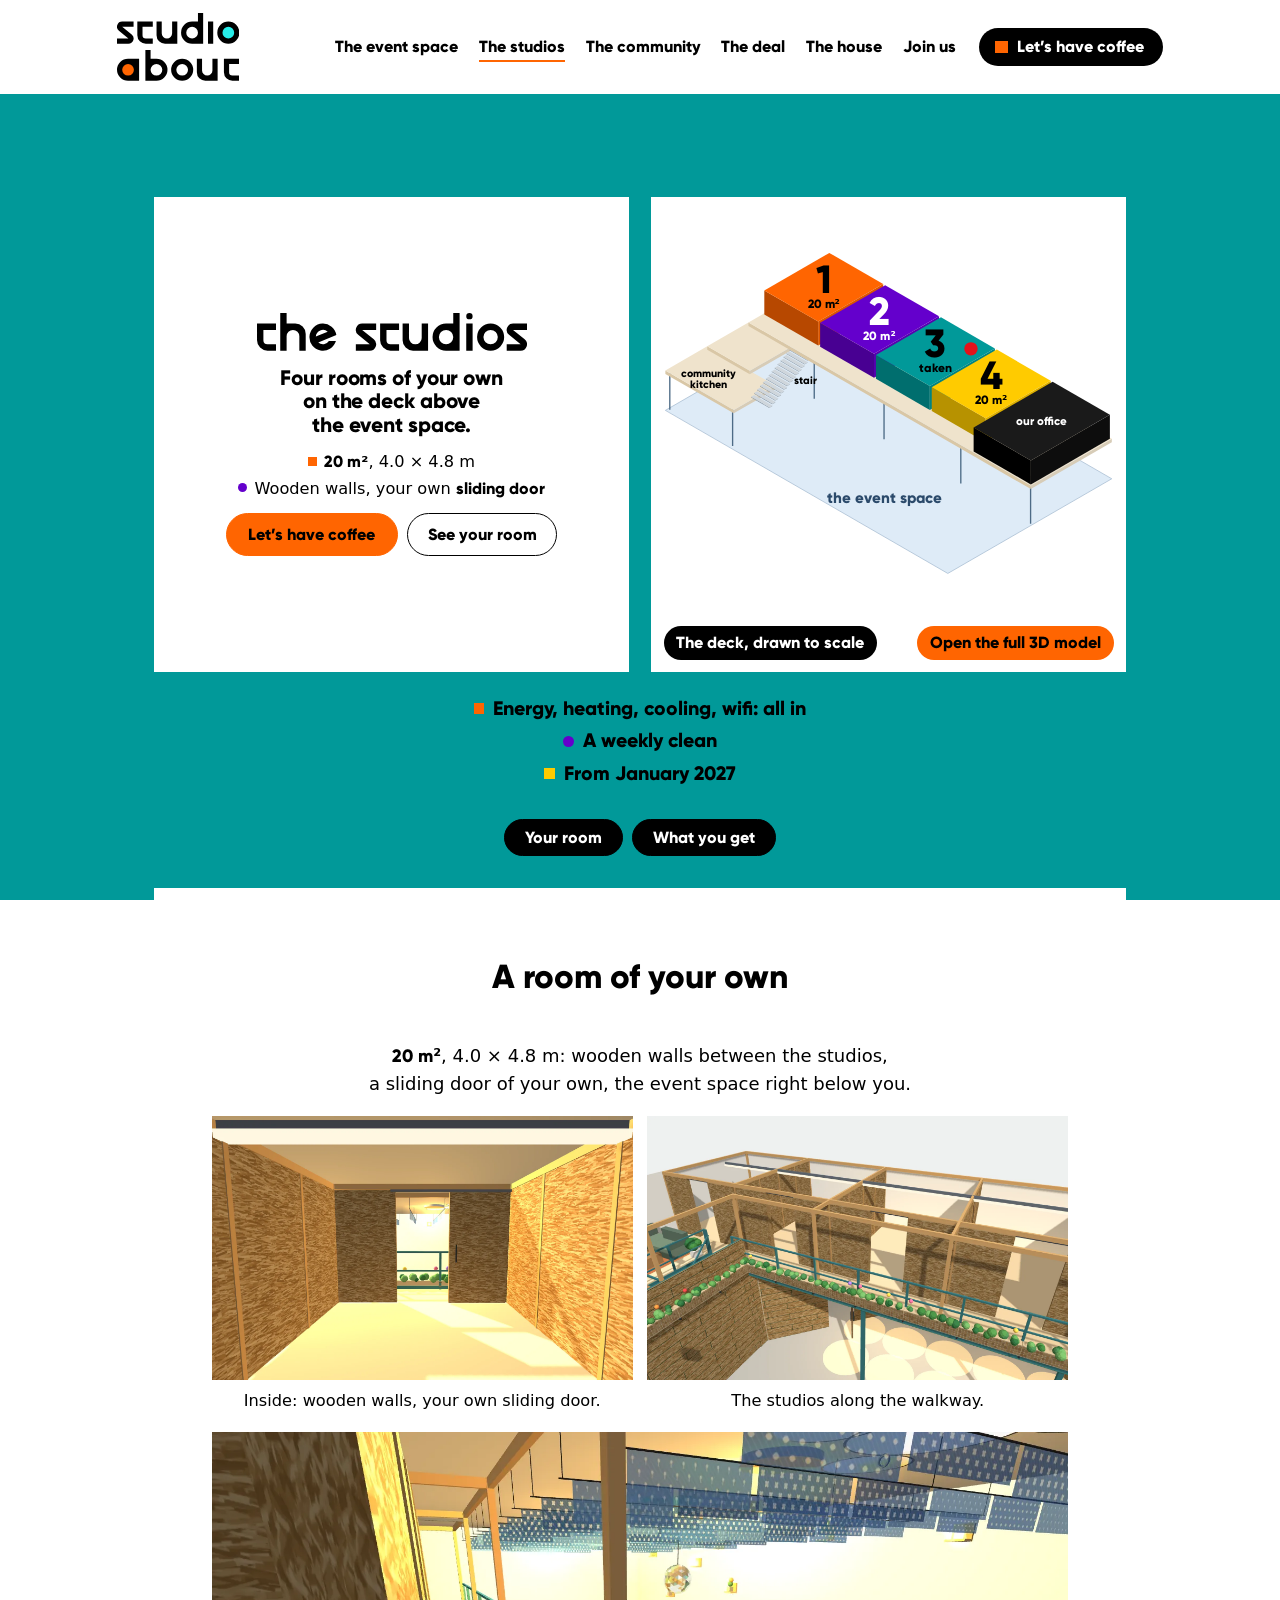
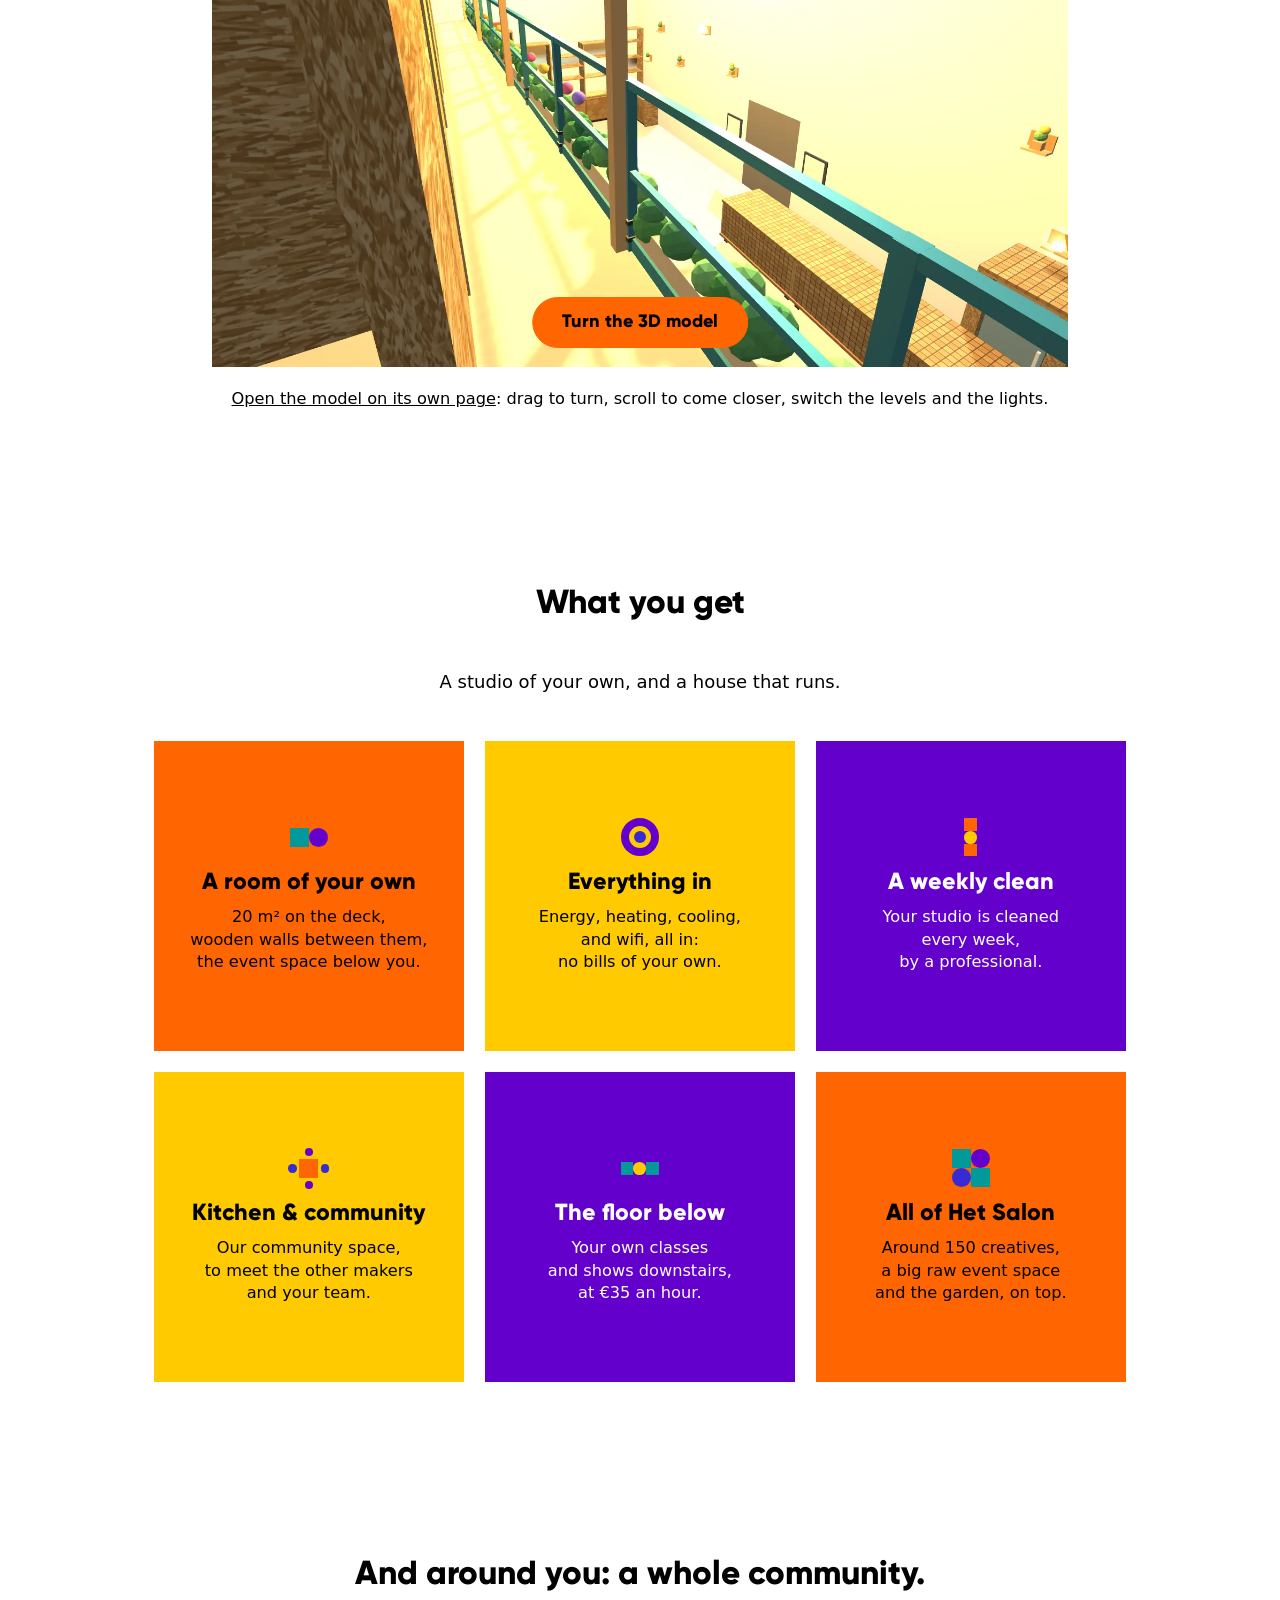
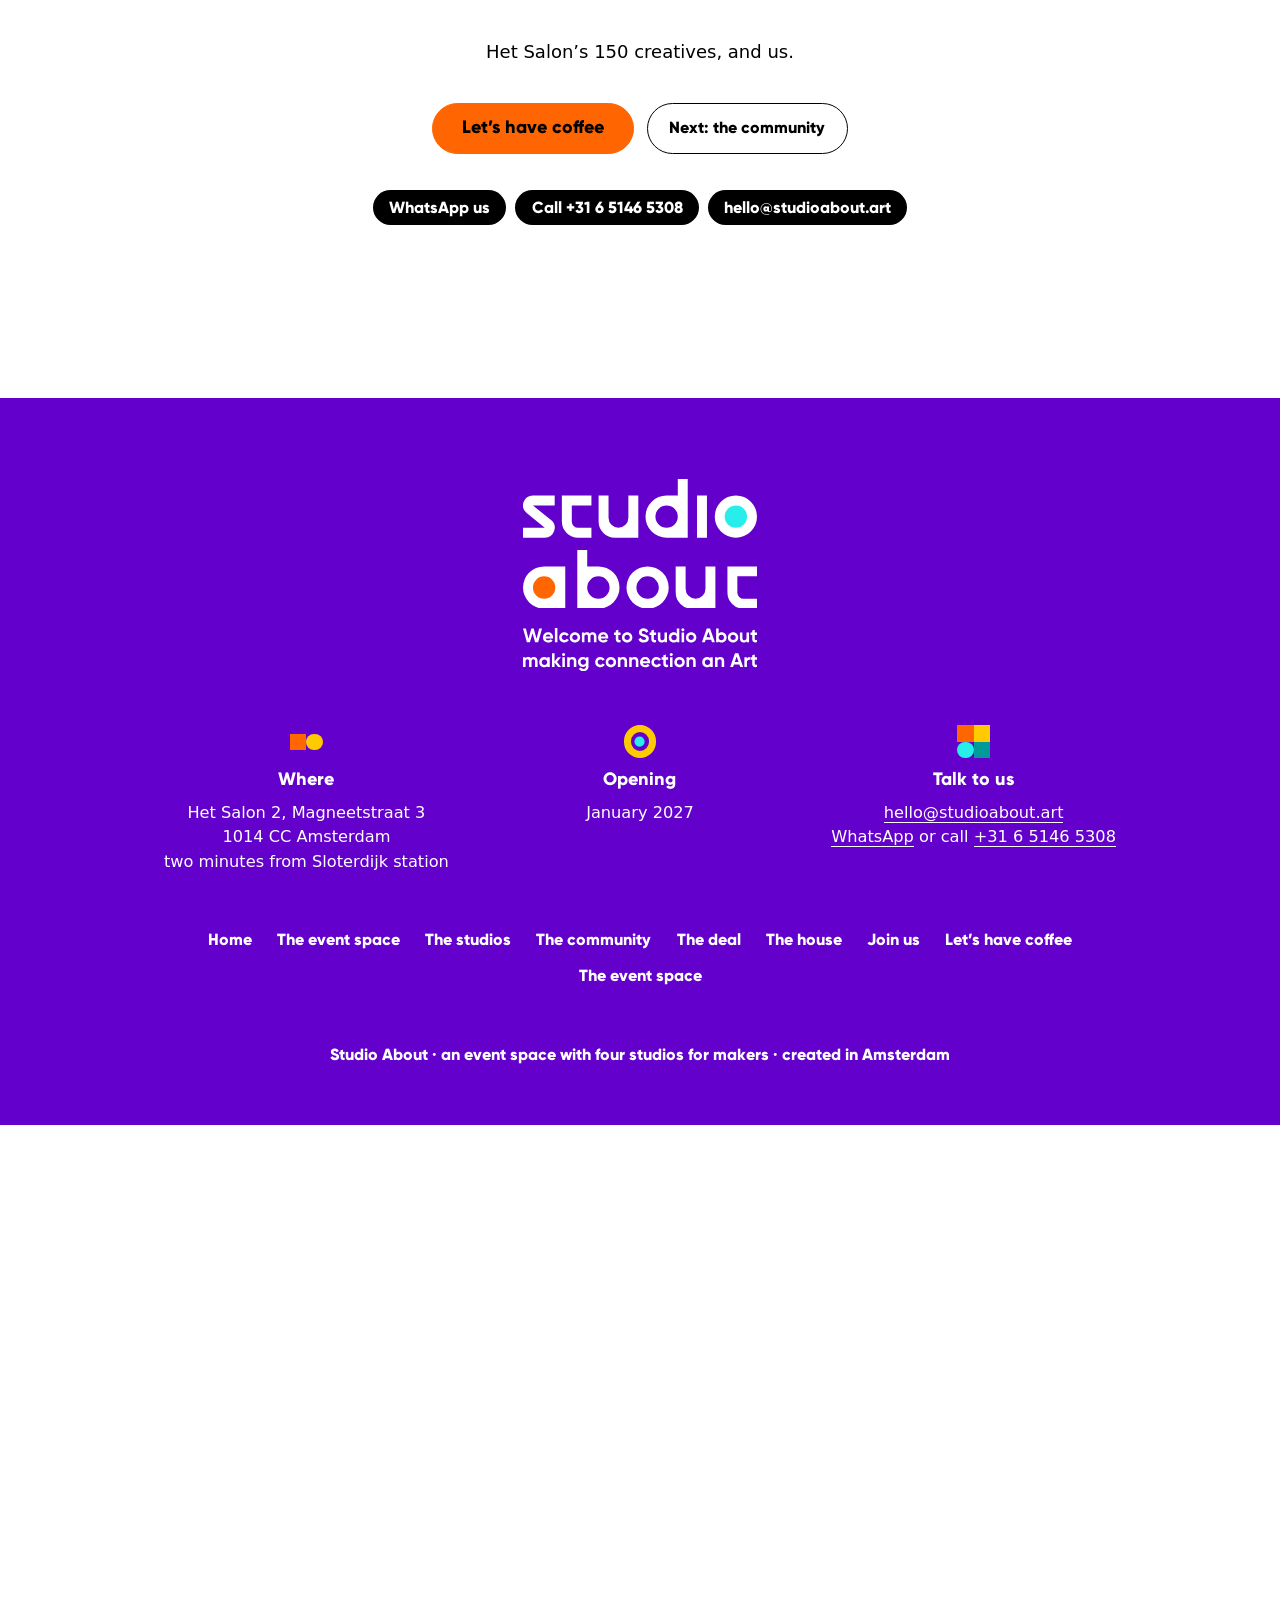
<file: studios.html>
<!doctype html>
<html lang="en" style="--c:#019999">
<head><meta charset="utf-8"><meta name="viewport" content="width=device-width,initial-scale=1">
<title>The studios · Studio About: four studios for makers above the event space</title>
<meta name="description" content="Four studios of 20 m² (4.0 × 4.8 m) on the deck above our event floor in Amsterdam Sloterdijk: wooden walls, a sliding door of your own, and the event space right below you.">
<meta name="robots" content="noindex, nofollow">
<link rel="canonical" href="https://aboutcollab.github.io/studioabout-space/studios.html">
<meta property="og:type" content="website"><meta property="og:site_name" content="Studio About">
<meta property="og:title" content="The studios · Studio About: four studios for makers above the event space"><meta property="og:description" content="Four studios of 20 m² (4.0 × 4.8 m) on the deck above our event floor in Amsterdam Sloterdijk: wooden walls, a sliding door of your own, and the event space right below you.">
<meta property="og:url" content="https://aboutcollab.github.io/studioabout-space/studios.html"><meta property="og:image" content="https://aboutcollab.github.io/studioabout-space/media/3d/og-workshop.jpg">
<meta name="twitter:card" content="summary_large_image">
<meta name="theme-color" content="#FFCB00">
<link rel="icon" href="data:image/svg+xml,%3Csvg xmlns='http://www.w3.org/2000/svg' viewBox='0 0 64 64'%3E%3Crect width='64' height='64' fill='%23000'/%3E%3Ccircle cx='22' cy='42' r='11' fill='%23FF6501'/%3E%3Ccircle cx='44' cy='22' r='11' fill='%2327EEEA'/%3E%3C/svg%3E">
<link rel="preload" href="fonts/Gilroy-Light.otf" as="font" type="font/otf" crossorigin>
<link rel="stylesheet" href="sa.css"><link rel="stylesheet" href="sa-plus.css"></head>
<body>
<a class="sa-skip" href="#main">Skip to the content</a>
<div class="sa-colorbg" aria-hidden="true"></div><header class="sa-top"><div class="sa-bar">
  <a class="sa-logo" href="index.html" aria-label="Studio About, home"><svg xmlns="http://www.w3.org/2000/svg" viewBox="0 -278 1108 614" class="" aria-hidden="true" focusable="false" style="width:136px;max-width:100%;height:auto;display:block"><path fill="#27EEEA" d="M931.5 -100A76.5 76.5 0 0 1 1008 -176.5A76.5 76.5 0 0 1 1084.5 -100A76.5 76.5 0 0 1 1008 -23.5A76.5 76.5 0 0 1 931.5 -100Z"/><path fill="#FF6501" d="M23.5 236A76.5 76.5 0 0 1 100 159.5A76.5 76.5 0 0 1 176.5 236A76.5 76.5 0 0 1 100 312.5A76.5 76.5 0 0 1 23.5 236Z"/><path fill="#000000" fill-rule="evenodd" d="M150 -200L150 -153L47 -153L132.623 -83.489A47 47 0 0 1 147.294 -31.284A47 47 0 0 1 103 0L0 0L0 -47L103 -47L17.377 -116.511A47 47 0 0 1 2.706 -168.716A47 47 0 0 1 47 -200ZM184 -200L324 -200L324 -153L231 -153L231 -77A30 30 0 0 0 261 -47L324 -47L324 0L261 0A77 77 0 0 1 184 -77ZM358 -200L405 -200L405 -94A47 47 0 0 0 452 -47A47 47 0 0 0 499 -94L499 -200L546 -200L546 0L435 0A77 77 0 0 1 358 -77ZM780 -278L733 -278L733 -200L680 -200A100 100 0 0 0 580 -100A100 100 0 0 0 680 0L780 0ZM627 -100A53 53 0 0 0 680 -47A53 53 0 0 0 733 -100A53 53 0 0 0 680 -153A53 53 0 0 0 627 -100ZM824 -200L871 -200L871 0L824 0ZM908 -100A100 100 0 0 1 1008 -200A100 100 0 0 1 1108 -100A100 100 0 0 1 1008 0A100 100 0 0 1 908 -100ZM955 -100A53 53 0 0 0 1008 -47A53 53 0 0 0 1061 -100A53 53 0 0 0 1008 -153A53 53 0 0 0 955 -100ZM200 136L100 136A100 100 0 0 0 0 236A100 100 0 0 0 100 336L200 336ZM47 236A53 53 0 0 0 100 289A53 53 0 0 0 153 236A53 53 0 0 0 100 183A53 53 0 0 0 47 236ZM257 58L304 58L304 136L357 136A100 100 0 0 1 457 236A100 100 0 0 1 357 336L257 336ZM304 236A53 53 0 0 0 357 289A53 53 0 0 0 410 236A53 53 0 0 0 357 183A53 53 0 0 0 304 236ZM490 236A100 100 0 0 1 590 136A100 100 0 0 1 690 236A100 100 0 0 1 590 336A100 100 0 0 1 490 236ZM537 236A53 53 0 0 0 590 289A53 53 0 0 0 643 236A53 53 0 0 0 590 183A53 53 0 0 0 537 236ZM723 136L770 136L770 242A47 47 0 0 0 817 289A47 47 0 0 0 864 242L864 136L911 136L911 336L800 336A77 77 0 0 1 723 259ZM968 136L1108 136L1108 183L1015 183L1015 259A30 30 0 0 0 1045 289L1108 289L1108 336L1045 336A77 77 0 0 1 968 259Z"/></svg></a>
  <nav class="sa-menu" aria-label="Main"><a href="event-space.html">The event space</a><a href="studios.html" aria-current="page">The studios</a><a href="community.html">The community</a><a href="deal.html">The deal</a><a href="house.html">The house</a><a href="join.html">Join us</a></nav>
  <a class="sa-book hov" href="join.html#coffee"><i aria-hidden="true"></i><span>Let’s have coffee</span></a>
  <button class="sa-burger" type="button" aria-expanded="false" aria-controls="sa-panel"><span class="vh">Menu</span><i></i><i></i><i></i></button>
</div>
<nav class="sa-panel" id="sa-panel" aria-label="Main" hidden><a href="event-space.html">The event space</a><a href="studios.html" aria-current="page">The studios</a><a href="community.html">The community</a><a href="deal.html">The deal</a><a href="house.html">The house</a><a href="join.html">Join us</a><a href="join.html#coffee">Let’s have coffee</a></nav></header>
<main id="main">
<section class="sa-openwrap sa-subopen" data-c="g" aria-label="the studios">
  <div class="sa-open">
  <div class="sa-osq sa-white"><div class="sa-oin sa-pos" style="--kp:8.229cqw">
    <h1 class="sa-lt" aria-label="the studios"><svg xmlns="http://www.w3.org/2000/svg" viewBox="0 -278 1993.92 278" class="" aria-hidden="true" focusable="false" style="width:69.3%;max-width:100%;height:auto;display:block"><path fill="#000000" fill-rule="evenodd" d="M0 -200L140 -200L140 -153L47 -153L47 -77A30 30 0 0 0 77 -47L140 -47L140 0L77 0A77 77 0 0 1 0 -77ZM171.51 0L171.51 -278L218.51 -278L218.51 -200L282.51 -200A77 77 0 0 1 359.51 -123L359.51 0L312.51 0L312.51 -106A47 47 0 0 0 265.51 -153A47 47 0 0 0 218.51 -106L218.51 0ZM585.884 -115.485A100 100 0 0 0 482.858 -199.91A100 100 0 0 0 387.341 -107.075A100 100 0 0 0 468.798 -1.687A100 100 0 0 0 582.709 -70.725L531.271 -70.725A53 53 0 0 1 494.142 -47.471A53 53 0 0 1 452.194 -60.109L585.884 -115.485ZM434.208 -103.532A53 53 0 0 1 466.808 -148.966A53 53 0 0 1 521.986 -139.891ZM879.745 -200L879.745 -153L776.745 -153L862.368 -83.489A47 47 0 0 1 877.039 -31.284A47 47 0 0 1 832.745 0L729.745 0L729.745 -47L832.745 -47L747.122 -116.511A47 47 0 0 1 732.451 -168.716A47 47 0 0 1 776.745 -200ZM909.11 -200L1049.11 -200L1049.11 -153L956.11 -153L956.11 -77A30 30 0 0 0 986.11 -47L1049.11 -47L1049.11 0L986.11 0A77 77 0 0 1 909.11 -77ZM1075.23 -200L1122.23 -200L1122.23 -94A47 47 0 0 0 1169.23 -47A47 47 0 0 0 1216.23 -94L1216.23 -200L1263.23 -200L1263.23 0L1152.23 0A77 77 0 0 1 1075.23 -77ZM1496.215 -278L1449.215 -278L1449.215 -200L1396.215 -200A100 100 0 0 0 1296.215 -100A100 100 0 0 0 1396.215 0L1496.215 0ZM1343.215 -100A53 53 0 0 0 1396.215 -47A53 53 0 0 0 1449.215 -100A53 53 0 0 0 1396.215 -153A53 53 0 0 0 1343.215 -100ZM1545.215 -200L1592.215 -200L1592.215 0L1545.215 0ZM1545.215 -254.5A23.5 23.5 0 0 1 1568.715 -278A23.5 23.5 0 0 1 1592.215 -254.5A23.5 23.5 0 0 1 1568.715 -231A23.5 23.5 0 0 1 1545.215 -254.5ZM1625.2 -100A100 100 0 0 1 1725.2 -200A100 100 0 0 1 1825.2 -100A100 100 0 0 1 1725.2 0A100 100 0 0 1 1625.2 -100ZM1672.2 -100A53 53 0 0 0 1725.2 -47A53 53 0 0 0 1778.2 -100A53 53 0 0 0 1725.2 -153A53 53 0 0 0 1672.2 -100ZM1993.92 -200L1993.92 -153L1890.92 -153L1976.543 -83.489A47 47 0 0 1 1991.214 -31.284A47 47 0 0 1 1946.92 0L1843.92 0L1843.92 -47L1946.92 -47L1861.297 -116.511A47 47 0 0 1 1846.626 -168.716A47 47 0 0 1 1890.92 -200Z"/></svg></h1>
    <p class="sa-h1pos sa-subline"><span class="ln"><span class="sg">Four rooms of your own</span></span> <span class="ln"><span class="sg">on the deck above</span></span> <span class="ln"><span class="sg">the event space.</span></span></p>
    <p class="sa-pricetag"><span><i></i><b>20 m²</b>, 4.0 × 4.8 m</span> <span><i></i>Wooden walls, your own <b>sliding door</b></span></p>
    <div class="sa-btns"><a class="sa-btn big" href="join.html#coffee">Let’s have coffee</a><a class="sa-btn line" href="#room">See your room</a></div>
  </div></div>
  <figure class="sa-osq sa-fillsq sa-deckfig"><svg viewBox="0 0 1000 1000" role="img" aria-label="The deck drawn to scale, standing above the event space: studio 1, studio 2, studio 3 taken, studio 4 in a row along the back wall, our office at the end, the stair and the community kitchen at the front" style="width:100%;height:100%;display:block"><g transform="translate(375.3,249.8) scale(0.942)"><polygon points="0.0,0.0 631.0,364.3 264.7,575.8 -366.3,211.5" fill="#DEEBF7" stroke="#9fb6cc" stroke-width="1.5" stroke-linejoin="round"/><text x="122.4" y="417.5" font-size="34" font-weight="700" fill="#2b4a6b" text-anchor="middle">the event space</text><line x1="-174.0" y1="104.8" x2="-174.0" y2="23.3" stroke="#4d6b86" stroke-width="3"/><line x1="-33.7" y1="185.8" x2="-33.7" y2="104.3" stroke="#4d6b86" stroke-width="3"/><line x1="122.2" y1="275.8" x2="122.2" y2="194.3" stroke="#4d6b86" stroke-width="3"/><line x1="293.7" y1="374.8" x2="293.7" y2="293.3" stroke="#4d6b86" stroke-width="3"/><line x1="449.6" y1="464.8" x2="449.6" y2="383.3" stroke="#4d6b86" stroke-width="3"/><line x1="-356.4" y1="210.1" x2="-356.4" y2="128.6" stroke="#4d6b86" stroke-width="3"/><line x1="-216.1" y1="291.1" x2="-216.1" y2="209.6" stroke="#4d6b86" stroke-width="3"/><polygon points="-366.3,130.0 -213.6,218.2 -213.6,210.4 -366.3,122.2" fill="#D9C7A6" stroke="none" stroke-width="0" stroke-linejoin="round"/><polygon points="-120.0,164.2 -213.6,218.2 -213.6,210.4 -120.0,156.4" fill="#d7ccb7" stroke="none" stroke-width="0" stroke-linejoin="round"/><polygon points="-272.8,68.2 -120.0,156.4 -213.6,210.4 -366.3,122.2" fill="#EFE3CC" stroke="none" stroke-width="0" stroke-linejoin="round"/><polygon points="-272.8,76.0 -177.7,130.9 -177.7,123.1 -272.8,68.2" fill="#D9C7A6" stroke="none" stroke-width="0" stroke-linejoin="round"/><polygon points="-85.7,77.8 -177.7,130.9 -177.7,123.1 -85.7,70.0" fill="#d7ccb7" stroke="none" stroke-width="0" stroke-linejoin="round"/><polygon points="-180.8,15.1 -85.7,70.0 -177.7,123.1 -272.8,68.2" fill="#EFE3CC" stroke="none" stroke-width="0" stroke-linejoin="round"/><polygon points="-174.6,182.7 -134.1,206.1 -134.1,204.3 -174.6,180.9" fill="#8e9aa5" stroke="none" stroke-width="0" stroke-linejoin="round"/><polygon points="-127.5,202.3 -134.1,206.1 -134.1,204.3 -127.5,200.5" fill="#aeb8c1" stroke="none" stroke-width="0" stroke-linejoin="round"/><polygon points="-168.0,177.1 -127.5,200.5 -134.1,204.3 -174.6,180.9" fill="#cfd6dc" stroke="none" stroke-width="0" stroke-linejoin="round"/><polygon points="-168.0,174.6 -127.5,198.0 -127.5,196.2 -168.0,172.8" fill="#8e9aa5" stroke="none" stroke-width="0" stroke-linejoin="round"/><polygon points="-120.9,194.2 -127.5,198.0 -127.5,196.2 -120.9,192.4" fill="#aeb8c1" stroke="none" stroke-width="0" stroke-linejoin="round"/><polygon points="-161.5,169.0 -120.9,192.4 -127.5,196.2 -168.0,172.8" fill="#cfd6dc" stroke="none" stroke-width="0" stroke-linejoin="round"/><polygon points="-161.5,166.5 -120.9,189.9 -120.9,188.1 -161.5,164.7" fill="#8e9aa5" stroke="none" stroke-width="0" stroke-linejoin="round"/><polygon points="-114.4,186.1 -120.9,189.9 -120.9,188.1 -114.4,184.3" fill="#aeb8c1" stroke="none" stroke-width="0" stroke-linejoin="round"/><polygon points="-154.9,160.9 -114.4,184.3 -120.9,188.1 -161.5,164.7" fill="#cfd6dc" stroke="none" stroke-width="0" stroke-linejoin="round"/><polygon points="-154.9,158.4 -114.4,181.8 -114.4,180.0 -154.9,156.6" fill="#8e9aa5" stroke="none" stroke-width="0" stroke-linejoin="round"/><polygon points="-107.8,178.0 -114.4,181.8 -114.4,180.0 -107.8,176.2" fill="#aeb8c1" stroke="none" stroke-width="0" stroke-linejoin="round"/><polygon points="-148.3,152.8 -107.8,176.2 -114.4,180.0 -154.9,156.6" fill="#cfd6dc" stroke="none" stroke-width="0" stroke-linejoin="round"/><polygon points="-148.3,150.3 -107.8,173.7 -107.8,171.9 -148.3,148.5" fill="#8e9aa5" stroke="none" stroke-width="0" stroke-linejoin="round"/><polygon points="-101.2,169.9 -107.8,173.7 -107.8,171.9 -101.2,168.1" fill="#aeb8c1" stroke="none" stroke-width="0" stroke-linejoin="round"/><polygon points="-141.7,144.7 -101.2,168.1 -107.8,171.9 -148.3,148.5" fill="#cfd6dc" stroke="none" stroke-width="0" stroke-linejoin="round"/><polygon points="-141.7,142.2 -101.2,165.6 -101.2,163.8 -141.7,140.4" fill="#8e9aa5" stroke="none" stroke-width="0" stroke-linejoin="round"/><polygon points="-94.6,161.8 -101.2,165.6 -101.2,163.8 -94.6,160.0" fill="#aeb8c1" stroke="none" stroke-width="0" stroke-linejoin="round"/><polygon points="-135.2,136.6 -94.6,160.0 -101.2,163.8 -141.7,140.4" fill="#cfd6dc" stroke="none" stroke-width="0" stroke-linejoin="round"/><polygon points="-135.2,134.1 -94.6,157.5 -94.6,155.7 -135.2,132.3" fill="#8e9aa5" stroke="none" stroke-width="0" stroke-linejoin="round"/><polygon points="-88.1,153.7 -94.6,157.5 -94.6,155.7 -88.1,151.9" fill="#aeb8c1" stroke="none" stroke-width="0" stroke-linejoin="round"/><polygon points="-128.6,128.5 -88.1,151.9 -94.6,155.7 -135.2,132.3" fill="#cfd6dc" stroke="none" stroke-width="0" stroke-linejoin="round"/><polygon points="-128.6,126.0 -88.1,149.4 -88.1,147.6 -128.6,124.2" fill="#8e9aa5" stroke="none" stroke-width="0" stroke-linejoin="round"/><polygon points="-81.5,145.6 -88.1,149.4 -88.1,147.6 -81.5,143.8" fill="#aeb8c1" stroke="none" stroke-width="0" stroke-linejoin="round"/><polygon points="-122.0,120.4 -81.5,143.8 -88.1,147.6 -128.6,124.2" fill="#cfd6dc" stroke="none" stroke-width="0" stroke-linejoin="round"/><polygon points="-122.0,117.9 -81.5,141.3 -81.5,139.5 -122.0,116.1" fill="#8e9aa5" stroke="none" stroke-width="0" stroke-linejoin="round"/><polygon points="-74.9,137.5 -81.5,141.3 -81.5,139.5 -74.9,135.7" fill="#aeb8c1" stroke="none" stroke-width="0" stroke-linejoin="round"/><polygon points="-115.5,112.3 -74.9,135.7 -81.5,139.5 -122.0,116.1" fill="#cfd6dc" stroke="none" stroke-width="0" stroke-linejoin="round"/><polygon points="-115.5,109.8 -74.9,133.2 -74.9,131.4 -115.5,108.0" fill="#8e9aa5" stroke="none" stroke-width="0" stroke-linejoin="round"/><polygon points="-68.4,129.4 -74.9,133.2 -74.9,131.4 -68.4,127.6" fill="#aeb8c1" stroke="none" stroke-width="0" stroke-linejoin="round"/><polygon points="-108.9,104.2 -68.4,127.6 -74.9,131.4 -115.5,108.0" fill="#cfd6dc" stroke="none" stroke-width="0" stroke-linejoin="round"/><polygon points="-108.9,101.7 -68.4,125.1 -68.4,123.3 -108.9,99.9" fill="#8e9aa5" stroke="none" stroke-width="0" stroke-linejoin="round"/><polygon points="-61.8,121.3 -68.4,125.1 -68.4,123.3 -61.8,119.5" fill="#aeb8c1" stroke="none" stroke-width="0" stroke-linejoin="round"/><polygon points="-102.3,96.1 -61.8,119.5 -68.4,123.3 -108.9,99.9" fill="#cfd6dc" stroke="none" stroke-width="0" stroke-linejoin="round"/><polygon points="-102.3,93.6 -61.8,117.0 -61.8,115.2 -102.3,91.8" fill="#8e9aa5" stroke="none" stroke-width="0" stroke-linejoin="round"/><polygon points="-55.2,113.2 -61.8,117.0 -61.8,115.2 -55.2,111.4" fill="#aeb8c1" stroke="none" stroke-width="0" stroke-linejoin="round"/><polygon points="-95.8,88.0 -55.2,111.4 -61.8,115.2 -102.3,91.8" fill="#cfd6dc" stroke="none" stroke-width="0" stroke-linejoin="round"/><polygon points="-95.8,85.5 -55.2,108.9 -55.2,107.1 -95.8,83.7" fill="#8e9aa5" stroke="none" stroke-width="0" stroke-linejoin="round"/><polygon points="-48.7,105.1 -55.2,108.9 -55.2,107.1 -48.7,103.3" fill="#aeb8c1" stroke="none" stroke-width="0" stroke-linejoin="round"/><polygon points="-89.2,79.9 -48.7,103.3 -55.2,107.1 -95.8,83.7" fill="#cfd6dc" stroke="none" stroke-width="0" stroke-linejoin="round"/><polygon points="-89.2,77.4 -48.7,100.8 -48.7,99.0 -89.2,75.6" fill="#8e9aa5" stroke="none" stroke-width="0" stroke-linejoin="round"/><polygon points="-42.1,97.0 -48.7,100.8 -48.7,99.0 -42.1,95.2" fill="#aeb8c1" stroke="none" stroke-width="0" stroke-linejoin="round"/><polygon points="-82.6,71.8 -42.1,95.2 -48.7,99.0 -89.2,75.6" fill="#cfd6dc" stroke="none" stroke-width="0" stroke-linejoin="round"/><polygon points="-180.8,22.9 450.2,387.3 450.2,379.4 -180.8,15.1" fill="#D9C7A6" stroke="none" stroke-width="0" stroke-linejoin="round"/><polygon points="631.0,282.9 450.2,387.3 450.2,379.4 631.0,275.0" fill="#d7ccb7" stroke="none" stroke-width="0" stroke-linejoin="round"/><polygon points="0.0,-89.3 631.0,275.0 450.2,379.4 -180.8,15.1" fill="#EFE3CC" stroke="none" stroke-width="0" stroke-linejoin="round"/><text x="-270.9" y="135.9" font-size="24" font-weight="700" fill="#000" text-anchor="middle">community</text><text x="-270.9" y="161.9" font-size="24" font-weight="700" fill="#000" text-anchor="middle">kitchen</text><text x="-52.2" y="153.3" font-size="24" font-weight="700" fill="#000" text-anchor="middle">stair</text><polygon points="-145.3,-2.9 -24.9,66.6 -24.9,13.0 -145.3,-56.4" fill="#b74800" stroke="none" stroke-width="0" stroke-linejoin="round"/><polygon points="120.3,-17.3 -24.9,66.6 -24.9,13.0 120.3,-70.8" fill="#db5600" stroke="none" stroke-width="0" stroke-linejoin="round"/><polygon points="0.0,-140.3 120.3,-70.8 -24.9,13.0 -145.3,-56.4" fill="#FF6501" stroke="none" stroke-width="0" stroke-linejoin="round"/><polygon points="-20.6,69.1 99.8,138.6 99.8,85.0 -20.6,15.6" fill="#480092" stroke="none" stroke-width="0" stroke-linejoin="round"/><polygon points="245.1,54.7 99.8,138.6 99.8,85.0 245.1,1.2" fill="#5600af" stroke="none" stroke-width="0" stroke-linejoin="round"/><polygon points="124.7,-68.3 245.1,1.2 99.8,85.0 -20.6,15.6" fill="#6400CC" stroke="none" stroke-width="0" stroke-linejoin="round"/><polygon points="104.1,141.1 224.5,210.6 224.5,157.0 104.1,87.6" fill="#006e6e" stroke="none" stroke-width="0" stroke-linejoin="round"/><polygon points="369.8,126.7 224.5,210.6 224.5,157.0 369.8,73.2" fill="#008383" stroke="none" stroke-width="0" stroke-linejoin="round"/><polygon points="249.4,3.7 369.8,73.2 224.5,157.0 104.1,87.6" fill="#019999" stroke="none" stroke-width="0" stroke-linejoin="round"/><polygon points="228.8,213.1 349.2,282.6 349.2,229.0 228.8,159.6" fill="#b79200" stroke="none" stroke-width="0" stroke-linejoin="round"/><polygon points="494.5,198.7 349.2,282.6 349.2,229.0 494.5,145.2" fill="#dbae00" stroke="none" stroke-width="0" stroke-linejoin="round"/><polygon points="374.1,75.7 494.5,145.2 349.2,229.0 228.8,159.6" fill="#FFCB00" stroke="none" stroke-width="0" stroke-linejoin="round"/><polygon points="322.4,303.1 450.2,376.9 450.2,323.4 322.4,249.6" fill="#000" stroke="none" stroke-width="0" stroke-linejoin="round"/><polygon points="626.7,275.0 450.2,376.9 450.2,323.4 626.7,221.5" fill="#0d0d0d" stroke="none" stroke-width="0" stroke-linejoin="round"/><polygon points="498.8,147.7 626.7,221.5 450.2,323.4 322.4,249.6" fill="#1a1a1a" stroke="none" stroke-width="0" stroke-linejoin="round"/><text x="-12.5" y="-51.6" font-size="88" font-weight="800" fill="#000" text-anchor="middle">1</text><text x="-12.5" y="-17.6" font-size="27" font-weight="600" fill="#000" text-anchor="middle">20 m²</text><text x="112.2" y="20.4" font-size="88" font-weight="800" fill="#fff" text-anchor="middle">2</text><text x="112.2" y="54.4" font-size="27" font-weight="600" fill="#fff" text-anchor="middle">20 m²</text><text x="236.9" y="92.4" font-size="88" font-weight="800" fill="#000" text-anchor="middle">3</text><text x="236.9" y="126.4" font-size="27" font-weight="800" fill="#000" text-anchor="middle">taken</text><circle cx="316.4" cy="74.1" r="15" fill="#E3121B"/><text x="361.7" y="164.4" font-size="88" font-weight="800" fill="#000" text-anchor="middle">4</text><text x="361.7" y="198.4" font-size="27" font-weight="600" fill="#000" text-anchor="middle">20 m²</text><text x="474.5" y="243.5" font-size="26" font-weight="700" fill="#fff" text-anchor="middle">our office</text></g></svg><figcaption class="sa-chiplabel">The deck, drawn to scale</figcaption><a class="sa-chipbtn hov" href="https://aboutcollab.github.io/studio-about-vloer/" target="_blank" rel="noopener">Open the full 3D model</a></figure>
  </div>
  <p class="sa-proof sa-stackproof"><span><i></i>Energy, heating, cooling, wifi: all in</span><span><i></i>A weekly clean</span><span><i></i>From January 2027</span></p>
</section>
<nav class="sa-wnav" aria-label="On this page"><a href="#room">Your room</a><a href="#get">What you get</a></nav>
<section class="sa-field" id="room" data-c="w"><div class="sa-in">
<h2 class="t-h2"><span class="ln"><span class="sg">A room of your own</span></span></h2><p class="t-p"><span class="ln"><span class="sg"><b>20 m²</b>, 4.0 × 4.8 m:</span> <span class="sg">wooden walls between the studios,</span></span> <span class="ln"><span class="sg">a sliding door of your own,</span> <span class="sg">the event space right below you.</span></span></p><div class="sa-views"><figure class="sa-view"><img src="media/3d/studio-room.webp" alt="Inside one studio in 3D: wooden walls, the sliding door open onto the walkway and the planters" loading="lazy" decoding="async"><figcaption>Inside: wooden walls, your own sliding door.</figcaption></figure><figure class="sa-view"><img src="media/3d/studios-deck.webp" alt="The studios from the event space in 3D: wooden walls and frames, the walkway along the planter rail" loading="lazy" decoding="async"><figcaption>The studios along the walkway.</figcaption></figure></div><div class="sa-model"><img src="media/3d/studio-inside.webp" alt="The walkway in 3D: the studios’ wooden fronts on one side, the planter rail and the event space below on the other" loading="lazy"><button class="sa-btn big" type="button" data-model="https://aboutcollab.github.io/studio-about-vloer/" data-label="Studio About in 3D">Turn the 3D model</button></div><p class="t-cap"><a href="https://aboutcollab.github.io/studio-about-vloer/" target="_blank" rel="noopener">Open the model on its own page</a>: drag to turn, scroll to come closer, switch the levels and the lights.</p>
</div></section>
<section class="sa-sqpart" id="get" data-c="w">
  <div class="sa-float"><h2 class="t-h2"><span class="ln"><span class="sg">What you get</span></span></h2><p class="t-p"><span class="ln"><span class="sg">A studio of your own,</span> <span class="sg">and a house that runs.</span></span></p></div>
  <div class="sa-sqs n3" style="--k:7.2cqw;--slot:1;--hh:0cqw;--tl:4.14;--hl:1"><div class="sa-sq hov sq-top" style="--bg:#FF6501;--fg:#000"><span class="sq-in"><span class="sq-ic"><span class="ic ic-duo" aria-hidden="true"><i class="s" style="background:#019999"></i><i class="c" style="background:#6400CC"></i></span></span><span class="sq-h"><span class="ln"><span class="sg">A room of your own</span></span></span><span class="sq-t"><span class="ln"><span class="sg">20 m² on the deck,</span></span> <span class="ln"><span class="sg">wooden walls between them,</span></span> <span class="ln"><span class="sg">the event space below you.</span></span></span></span></div><div class="sa-sq hov sq-top" style="--bg:#FFCB00;--fg:#000"><span class="sq-in"><span class="sq-ic"><span class="ic ic-ring" aria-hidden="true"><i class="r" style="border-color:#6400CC"></i><i class="c" style="background:#392BD4"></i></span></span><span class="sq-h"><span class="ln"><span class="sg">Everything in</span></span></span><span class="sq-t"><span class="ln"><span class="sg">Energy, heating, cooling,</span></span> <span class="ln"><span class="sg">and wifi, all in:</span></span> <span class="ln"><span class="sg">no bills of your own.</span></span></span></span></div><div class="sa-sq hov sq-top" style="--bg:#6400CC;--fg:#fff"><span class="sq-in"><span class="sq-ic"><span class="ic ic-stack" aria-hidden="true"><i class="s" style="background:#FF6501"></i><i class="c" style="background:#FFCB00"></i><i class="s" style="background:#FF6501"></i></span></span><span class="sq-h"><span class="ln"><span class="sg">A weekly clean</span></span></span><span class="sq-t"><span class="ln"><span class="sg">Your studio is cleaned</span></span> <span class="ln"><span class="sg">every week,</span></span> <span class="ln"><span class="sg">by a professional.</span></span></span></span></div><div class="sa-sq hov sq-top" style="--bg:#FFCB00;--fg:#000"><span class="sq-in"><span class="sq-ic"><span class="ic ic-table" aria-hidden="true"><i class="s" style="background:#FF6501"></i><i class="c" style="background:#6400CC"></i><i class="c" style="background:#392BD4"></i><i class="c" style="background:#6400CC"></i><i class="c" style="background:#392BD4"></i></span></span><span class="sq-h"><span class="ln"><span class="sg">Kitchen &amp; community</span></span></span><span class="sq-t"><span class="ln"><span class="sg">Our community space,</span></span> <span class="ln"><span class="sg">to meet the other makers</span></span> <span class="ln"><span class="sg">and your team.</span></span></span></span></div><div class="sa-sq hov sq-top" style="--bg:#6400CC;--fg:#fff"><span class="sq-in"><span class="sq-ic"><span class="ic ic-trio" aria-hidden="true"><i class="s" style="background:#019999"></i><i class="c" style="background:#FFCB00"></i><i class="s" style="background:#019999"></i></span></span><span class="sq-h"><span class="ln"><span class="sg">The floor below</span></span></span><span class="sq-t"><span class="ln"><span class="sg">Your own classes</span></span> <span class="ln"><span class="sg">and shows downstairs,</span></span> <span class="ln"><span class="sg">at €35 an hour.</span></span></span></span></div><div class="sa-sq hov sq-top" style="--bg:#FF6501;--fg:#000"><span class="sq-in"><span class="sq-ic"><span class="ic ic-quad" aria-hidden="true"><i class="s" style="background:#019999"></i><i class="c" style="background:#6400CC"></i><i class="c" style="background:#392BD4"></i><i class="s" style="background:#019999"></i></span></span><span class="sq-h"><span class="ln"><span class="sg">All of Het&nbsp;Salon</span></span></span><span class="sq-t"><span class="ln"><span class="sg">Around 150 creatives,</span></span> <span class="ln"><span class="sg">a big raw event space</span></span> <span class="ln"><span class="sg">and the garden, on top.</span></span></span></span></div></div>
</section>
<section class="sa-field sa-close" data-c="p"><div class="sa-in"><h2 class="t-h2"><span class="ln"><span class="sg">And around you:</span> <span class="sg">a whole community.</span></span></h2><p class="t-p"><span class="ln"><span class="sg">Het&nbsp;Salon’s 150 creatives,</span> <span class="sg">and us.</span></span></p><div class="sa-btns"><a class="sa-btn big" href="join.html#coffee">Let’s have coffee</a><a class="sa-btn line sa-next" href="community.html">Next: the community</a></div><div class="sa-routes"><a class="sa-route" href="https://wa.me/31651465308" target="_blank" rel="noopener">WhatsApp us</a><a class="sa-route" href="tel:+31651465308">Call +31&nbsp;6&nbsp;5146&nbsp;5308</a><a class="sa-route" href="mailto:hello@studioabout.art">hello@studioabout.art</a></div></div></section>
</main>
<footer class="sa-foot" data-c="p"><div class="sa-foot-in">
  <div class="sa-lblock" style="width:260px"><svg xmlns="http://www.w3.org/2000/svg" viewBox="0 -278 1108 614" class="lb-logo" role="img" aria-label="Studio About" style="width:100%;max-width:100%;height:auto;display:block"><path fill="#27EEEA" d="M931.5 -100A76.5 76.5 0 0 1 1008 -176.5A76.5 76.5 0 0 1 1084.5 -100A76.5 76.5 0 0 1 1008 -23.5A76.5 76.5 0 0 1 931.5 -100Z"/><path fill="#FF6501" d="M23.5 236A76.5 76.5 0 0 1 100 159.5A76.5 76.5 0 0 1 176.5 236A76.5 76.5 0 0 1 100 312.5A76.5 76.5 0 0 1 23.5 236Z"/><path fill="#FFFFFF" fill-rule="evenodd" d="M150 -200L150 -153L47 -153L132.623 -83.489A47 47 0 0 1 147.294 -31.284A47 47 0 0 1 103 0L0 0L0 -47L103 -47L17.377 -116.511A47 47 0 0 1 2.706 -168.716A47 47 0 0 1 47 -200ZM184 -200L324 -200L324 -153L231 -153L231 -77A30 30 0 0 0 261 -47L324 -47L324 0L261 0A77 77 0 0 1 184 -77ZM358 -200L405 -200L405 -94A47 47 0 0 0 452 -47A47 47 0 0 0 499 -94L499 -200L546 -200L546 0L435 0A77 77 0 0 1 358 -77ZM780 -278L733 -278L733 -200L680 -200A100 100 0 0 0 580 -100A100 100 0 0 0 680 0L780 0ZM627 -100A53 53 0 0 0 680 -47A53 53 0 0 0 733 -100A53 53 0 0 0 680 -153A53 53 0 0 0 627 -100ZM824 -200L871 -200L871 0L824 0ZM908 -100A100 100 0 0 1 1008 -200A100 100 0 0 1 1108 -100A100 100 0 0 1 1008 0A100 100 0 0 1 908 -100ZM955 -100A53 53 0 0 0 1008 -47A53 53 0 0 0 1061 -100A53 53 0 0 0 1008 -153A53 53 0 0 0 955 -100ZM200 136L100 136A100 100 0 0 0 0 236A100 100 0 0 0 100 336L200 336ZM47 236A53 53 0 0 0 100 289A53 53 0 0 0 153 236A53 53 0 0 0 100 183A53 53 0 0 0 47 236ZM257 58L304 58L304 136L357 136A100 100 0 0 1 457 236A100 100 0 0 1 357 336L257 336ZM304 236A53 53 0 0 0 357 289A53 53 0 0 0 410 236A53 53 0 0 0 357 183A53 53 0 0 0 304 236ZM490 236A100 100 0 0 1 590 136A100 100 0 0 1 690 236A100 100 0 0 1 590 336A100 100 0 0 1 490 236ZM537 236A53 53 0 0 0 590 289A53 53 0 0 0 643 236A53 53 0 0 0 590 183A53 53 0 0 0 537 236ZM723 136L770 136L770 242A47 47 0 0 0 817 289A47 47 0 0 0 864 242L864 136L911 136L911 336L800 336A77 77 0 0 1 723 259ZM968 136L1108 136L1108 183L1015 183L1015 259A30 30 0 0 0 1045 289L1108 289L1108 336L1045 336A77 77 0 0 1 968 259Z"/></svg><svg xmlns="http://www.w3.org/2000/svg" viewBox="0 -146 2385.2 440.948" class="lb-tag" aria-hidden="true" focusable="false" style="width:100%;max-width:100%;height:auto;display:block"><path fill="#FFFFFF" d="M70.6 0L96.8 -92.4L123.2 0L154.6 0L193.8 -140L164.8 -140L138 -36.2L108.6 -140L85 -140L55.8 -36.2L29 -140L0 -140L39.2 0ZM305.8 -39.4C306.4 -43.2 306.8 -46.6 306.8 -50C306.8 -65 302 -77.4 292.4 -87.6C283 -97.8 270.8 -102.8 256.2 -102.8C240.8 -102.8 228 -97.8 218.2 -87.6C208.4 -77.6 203.4 -65 203.4 -50C203.4 -34.8 208.4 -22.2 218.4 -12.2C228.4 -2.2 241.6 2.8 258.2 2.8C277.4 2.8 292 -4.4 301.8 -18.6L281 -30.6C276 -24 268.4 -20.6 258.6 -20.6C243.2 -20.6 233.8 -26.8 230.4 -39.4ZM230 -59.4C233 -72.2 242.4 -79.6 256.2 -79.6C268 -79.6 278 -73 281 -59.4ZM350.6 0L350.6 -146L324.8 -146L324.8 0ZM421.8 2.8C441.2 2.8 458.2 -7.4 467 -23.2L444.6 -36C440.6 -27.8 432 -22.8 421.6 -22.8C413.8 -22.8 407.4 -25.4 402.4 -30.4C397.4 -35.6 394.8 -42.2 394.8 -50C394.8 -66 406.2 -77.4 421.6 -77.4C431.8 -77.4 440.4 -72.2 444.4 -64L466.6 -77C458.4 -92.8 441.2 -102.8 421.8 -102.8C406.8 -102.8 394.2 -97.8 384 -87.6C374 -77.4 369 -65 369 -50C369 -35 374 -22.6 384 -12.4C394.2 -2.2 406.8 2.8 421.8 2.8ZM566.6 -12.4C576.8 -22.6 582 -35.2 582 -50C582 -64.8 576.8 -77.2 566.6 -87.4C556.4 -97.6 543.8 -102.8 529 -102.8C514.2 -102.8 501.6 -97.6 491.4 -87.4C481.2 -77.2 476.2 -64.8 476.2 -50C476.2 -35.2 481.2 -22.6 491.4 -12.4C501.6 -2.2 514.2 2.8 529 2.8C543.8 2.8 556.4 -2.2 566.6 -12.4ZM509.6 -30.2C504.6 -35.4 502 -42 502 -50C502 -58 504.6 -64.6 509.6 -69.8C514.8 -75 521.2 -77.6 529 -77.6C536.8 -77.6 543.2 -75 548.4 -69.8C553.6 -64.6 556.2 -58 556.2 -50C556.2 -42 553.6 -35.4 548.4 -30.2C543.2 -25 536.8 -22.4 529 -22.4C521.2 -22.4 514.8 -25 509.6 -30.2ZM710.8 -102.8C697.6 -102.8 687.6 -98 681 -88.4C675.2 -98 666 -102.8 653.8 -102.8C641.2 -102.8 632 -98.4 626 -89.4L626 -100L600.2 -100L600.2 0L626 0L626 -56.2C626 -70.8 633.4 -78.8 644.8 -78.8C655.4 -78.8 661.6 -71.8 661.6 -59.8L661.6 0L687.4 0L687.4 -56.2C687.4 -70.8 694.2 -78.8 706 -78.8C716.6 -78.8 722.8 -71.8 722.8 -59.8L722.8 0L748.6 0L748.6 -61.6C748.6 -86.6 733.8 -102.8 710.8 -102.8ZM867.8 -39.4C868.4 -43.2 868.8 -46.6 868.8 -50C868.8 -65 864 -77.4 854.4 -87.6C845 -97.8 832.8 -102.8 818.2 -102.8C802.8 -102.8 790 -97.8 780.2 -87.6C770.4 -77.6 765.4 -65 765.4 -50C765.4 -34.8 770.4 -22.2 780.4 -12.2C790.4 -2.2 803.6 2.8 820.2 2.8C839.4 2.8 854 -4.4 863.8 -18.6L843 -30.6C838 -24 830.4 -20.6 820.6 -20.6C805.2 -20.6 795.8 -26.8 792.4 -39.4ZM792 -59.4C795 -72.2 804.4 -79.6 818.2 -79.6C830 -79.6 840 -73 843 -59.4ZM994 -100L971.4 -100L971.4 -128L945.6 -120.2L945.6 -100L928.2 -100L928.2 -75.2L945.6 -75.2L945.6 -33.6C945.6 -6.2 958.6 4 994 0L994 -23.4C979.2 -22.6 971.4 -22.8 971.4 -33.6L971.4 -75.2L994 -75.2ZM1099 -12.4C1109.2 -22.6 1114.4 -35.2 1114.4 -50C1114.4 -64.8 1109.2 -77.2 1099 -87.4C1088.8 -97.6 1076.2 -102.8 1061.4 -102.8C1046.6 -102.8 1034 -97.6 1023.8 -87.4C1013.6 -77.2 1008.6 -64.8 1008.6 -50C1008.6 -35.2 1013.6 -22.6 1023.8 -12.4C1034 -2.2 1046.6 2.8 1061.4 2.8C1076.2 2.8 1088.8 -2.2 1099 -12.4ZM1042 -30.2C1037 -35.4 1034.4 -42 1034.4 -50C1034.4 -58 1037 -64.6 1042 -69.8C1047.2 -75 1053.6 -77.6 1061.4 -77.6C1069.2 -77.6 1075.6 -75 1080.8 -69.8C1086 -64.6 1088.6 -58 1088.6 -50C1088.6 -42 1086 -35.4 1080.8 -30.2C1075.6 -25 1069.2 -22.4 1061.4 -22.4C1053.6 -22.4 1047.2 -25 1042 -30.2ZM1231.6 2.8C1246.6 2.8 1258.8 -1 1268.2 -8.6C1277.6 -16.2 1282.4 -26.4 1282.4 -39.4C1282.4 -47.4 1280.2 -54.4 1277.2 -59.2C1274.6 -64 1268.2 -69 1264 -71.6C1262 -73 1259 -74.4 1255.2 -75.8C1251.4 -77.4 1248.4 -78.6 1246.2 -79.2L1236.6 -82.4C1226.2 -85.6 1219.2 -88.6 1215.4 -91.2C1211.8 -94 1210 -97.6 1210 -102C1210 -110.2 1217 -116 1228.4 -116C1240.6 -116 1249.6 -110 1255.2 -98L1278.4 -111.4C1268.8 -131.2 1251 -142.8 1228.4 -142.8C1215.8 -142.8 1204.8 -139 1195.8 -131.4C1186.8 -124 1182.4 -113.8 1182.4 -101.2C1182.4 -88.4 1187 -78.8 1195.6 -72.4C1204.4 -66.2 1212 -63.2 1224.6 -59.4C1236 -56.2 1243.8 -53.2 1248.2 -50.4C1252.6 -47.8 1254.8 -44 1254.8 -39C1254.8 -30.4 1247.8 -24.2 1232.4 -24.2C1216.4 -24.2 1205.6 -31.4 1200.2 -45.6L1176.6 -31.8C1184.4 -10.4 1203.8 2.8 1231.6 2.8ZM1356.4 -100L1333.8 -100L1333.8 -128L1308 -120.2L1308 -100L1290.6 -100L1290.6 -75.2L1308 -75.2L1308 -33.6C1308 -6.2 1321 4 1356.4 0L1356.4 -23.4C1341.6 -22.6 1333.8 -22.8 1333.8 -33.6L1333.8 -75.2L1356.4 -75.2ZM1442.2 -46C1442.2 -29.4 1433.6 -21.2 1420.2 -21.2C1408.2 -21.2 1400.4 -28.4 1400.4 -41.8L1400.4 -100L1374.6 -100L1374.6 -38.6C1374.6 -25.6 1378.2 -15.6 1385.2 -8.2C1392.4 -0.8 1401.4 2.8 1412.4 2.8C1426 2.8 1436 -1.8 1442.2 -11.2L1442.2 0L1468 0L1468 -100L1442.2 -100ZM1567.4 -88.2C1559.8 -98 1549 -102.8 1535 -102.8C1521.6 -102.8 1510 -97.6 1500.4 -87.4C1491 -77.2 1486.2 -64.8 1486.2 -50C1486.2 -35.2 1491 -22.6 1500.4 -12.4C1510 -2.2 1521.6 2.8 1535 2.8C1549 2.8 1559.8 -2 1567.4 -11.8L1567.4 0L1593.2 0L1593.2 -140L1567.4 -140ZM1519.8 -29.6C1514.6 -35 1512 -41.8 1512 -50C1512 -58.2 1514.6 -65 1519.8 -70.2C1525.2 -75.6 1531.8 -78.2 1539.8 -78.2C1547.8 -78.2 1554.4 -75.6 1559.6 -70.2C1564.8 -65 1567.4 -58.2 1567.4 -50C1567.4 -41.8 1564.8 -35 1559.6 -29.6C1554.4 -24.4 1547.8 -21.8 1539.8 -21.8C1531.8 -21.8 1525.2 -24.4 1519.8 -29.6ZM1629.6 -112C1638.4 -112 1645.6 -119.2 1645.6 -127.8C1645.6 -136.4 1638.4 -143.8 1629.6 -143.8C1621 -143.8 1613.8 -136.4 1613.8 -127.8C1613.8 -119.2 1621 -112 1629.6 -112ZM1642.6 0L1642.6 -100L1616.8 -100L1616.8 0ZM1751.4 -12.4C1761.6 -22.6 1766.8 -35.2 1766.8 -50C1766.8 -64.8 1761.6 -77.2 1751.4 -87.4C1741.2 -97.6 1728.6 -102.8 1713.8 -102.8C1699 -102.8 1686.4 -97.6 1676.2 -87.4C1666 -77.2 1661 -64.8 1661 -50C1661 -35.2 1666 -22.6 1676.2 -12.4C1686.4 -2.2 1699 2.8 1713.8 2.8C1728.6 2.8 1741.2 -2.2 1751.4 -12.4ZM1694.4 -30.2C1689.4 -35.4 1686.8 -42 1686.8 -50C1686.8 -58 1689.4 -64.6 1694.4 -69.8C1699.6 -75 1706 -77.6 1713.8 -77.6C1721.6 -77.6 1728 -75 1733.2 -69.8C1738.4 -64.6 1741 -58 1741 -50C1741 -42 1738.4 -35.4 1733.2 -30.2C1728 -25 1721.6 -22.4 1713.8 -22.4C1706 -22.4 1699.6 -25 1694.4 -30.2ZM1956.2 0L1907 -140L1872.8 -140L1823.8 0L1853.6 0L1862 -25.2L1917.8 -25.2L1926.2 0ZM1890 -108.2L1909.2 -51L1870.8 -51ZM2026.8 -102.8C2012.8 -102.8 2002 -98 1994.4 -88.2L1994.4 -140L1968.6 -140L1968.6 0L1994.4 0L1994.4 -11.8C2002 -2 2012.8 2.8 2026.8 2.8C2040.2 2.8 2051.8 -2.2 2061.2 -12.4C2070.8 -22.6 2075.6 -35.2 2075.6 -50C2075.6 -64.8 2070.8 -77.2 2061.2 -87.4C2051.8 -97.6 2040.2 -102.8 2026.8 -102.8ZM2002.2 -29.6C1997 -35 1994.4 -41.8 1994.4 -50C1994.4 -58.2 1997 -65 2002.2 -70.2C2007.4 -75.6 2014 -78.2 2022 -78.2C2030 -78.2 2036.6 -75.6 2041.8 -70.2C2047.2 -65 2049.8 -58.2 2049.8 -50C2049.8 -41.8 2047.2 -35 2041.8 -29.6C2036.6 -24.4 2030 -21.8 2022 -21.8C2014 -21.8 2007.4 -24.4 2002.2 -29.6ZM2179 -12.4C2189.2 -22.6 2194.4 -35.2 2194.4 -50C2194.4 -64.8 2189.2 -77.2 2179 -87.4C2168.8 -97.6 2156.2 -102.8 2141.4 -102.8C2126.6 -102.8 2114 -97.6 2103.8 -87.4C2093.6 -77.2 2088.6 -64.8 2088.6 -50C2088.6 -35.2 2093.6 -22.6 2103.8 -12.4C2114 -2.2 2126.6 2.8 2141.4 2.8C2156.2 2.8 2168.8 -2.2 2179 -12.4ZM2122 -30.2C2117 -35.4 2114.4 -42 2114.4 -50C2114.4 -58 2117 -64.6 2122 -69.8C2127.2 -75 2133.6 -77.6 2141.4 -77.6C2149.2 -77.6 2155.6 -75 2160.8 -69.8C2166 -64.6 2168.6 -58 2168.6 -50C2168.6 -42 2166 -35.4 2160.8 -30.2C2155.6 -25 2149.2 -22.4 2141.4 -22.4C2133.6 -22.4 2127.2 -25 2122 -30.2ZM2278.6 -46C2278.6 -29.4 2270 -21.2 2256.6 -21.2C2244.6 -21.2 2236.8 -28.4 2236.8 -41.8L2236.8 -100L2211 -100L2211 -38.6C2211 -25.6 2214.6 -15.6 2221.6 -8.2C2228.8 -0.8 2237.8 2.8 2248.8 2.8C2262.4 2.8 2272.4 -1.8 2278.6 -11.2L2278.6 0L2304.4 0L2304.4 -100L2278.6 -100ZM2385.2 -100L2362.6 -100L2362.6 -128L2336.8 -120.2L2336.8 -100L2319.4 -100L2319.4 -75.2L2336.8 -75.2L2336.8 -33.6C2336.8 -6.2 2349.8 4 2385.2 0L2385.2 -23.4C2370.4 -22.6 2362.6 -22.8 2362.6 -33.6L2362.6 -75.2L2385.2 -75.2ZM110.656 149.275C97.449 149.275 87.444 154.078 80.841 163.682C75.038 154.078 65.833 149.275 53.627 149.275C41.021 149.275 31.816 153.677 25.813 162.682L25.813 152.077L0 152.077L0 252.127L25.813 252.127L25.813 195.899C25.813 181.291 33.217 173.287 44.622 173.287C55.228 173.287 61.431 180.291 61.431 192.297L61.431 252.127L87.244 252.127L87.244 195.899C87.244 181.291 94.047 173.287 105.853 173.287C116.459 173.287 122.662 180.291 122.662 192.297L122.662 252.127L148.475 252.127L148.475 190.496C148.475 165.483 133.667 149.275 110.656 149.275ZM246.524 163.882C238.72 154.078 227.915 149.275 213.908 149.275C200.501 149.275 189.095 154.478 179.49 164.683C170.086 174.888 165.283 187.294 165.283 202.102C165.283 216.909 170.086 229.515 179.49 239.721C189.095 249.926 200.501 254.928 213.908 254.928C227.915 254.928 238.72 250.126 246.524 240.321L246.524 252.127L272.337 252.127L272.337 152.077L246.524 152.077ZM198.9 222.512C193.697 217.109 191.096 210.306 191.096 202.102C191.096 193.898 193.697 187.094 198.9 181.892C204.103 176.489 210.706 173.887 218.71 173.887C226.714 173.887 233.317 176.489 238.52 181.892C243.923 187.094 246.524 193.898 246.524 202.102C246.524 210.306 243.923 217.109 238.52 222.512C233.317 227.715 226.714 230.316 218.71 230.316C210.706 230.316 204.103 227.715 198.9 222.512ZM346.574 201.501L386.795 152.077L355.979 152.077L321.562 196.099L321.562 112.056L295.749 112.056L295.749 252.127L321.562 252.127L321.562 206.704L357.98 252.127L387.995 252.127ZM413.608 140.07C422.413 140.07 429.616 132.867 429.616 124.263C429.616 115.658 422.413 108.254 413.608 108.254C405.004 108.254 397.8 115.658 397.8 124.263C397.8 132.867 405.004 140.07 413.608 140.07ZM426.615 252.127L426.615 152.077L400.802 152.077L400.802 252.127ZM505.854 149.275C492.248 149.275 482.243 153.877 476.039 163.282L476.039 152.077L450.227 152.077L450.227 252.127L476.039 252.127L476.039 198.1C476.039 181.491 484.644 173.287 498.051 173.287C510.057 173.287 517.861 180.491 517.861 193.898L517.861 252.127L543.674 252.127L543.674 190.696C543.674 177.689 540.072 167.684 532.868 160.281C525.865 152.877 516.86 149.275 505.854 149.275ZM642.323 164.483C634.719 154.278 624.114 149.275 610.307 149.275C596.3 149.275 584.494 154.278 574.889 164.283C565.284 174.288 560.482 186.294 560.482 200.501C560.482 214.708 565.284 226.914 574.689 236.919C584.294 246.724 596.1 251.727 610.307 251.727C624.114 251.727 634.719 246.724 642.323 236.519L642.323 247.324C642.323 263.132 632.318 271.937 616.11 271.937C603.704 271.937 594.899 267.334 589.897 257.93L567.886 270.536C576.69 286.544 593.699 294.948 615.31 294.948C629.717 294.948 641.923 290.946 652.128 282.742C662.333 274.538 667.536 262.732 667.536 247.324L667.536 152.077L642.323 152.077ZM642.323 200.501C642.323 216.509 630.517 227.915 614.309 227.915C598.101 227.915 586.295 216.509 586.295 200.501C586.295 192.697 588.896 186.094 594.099 181.091C599.502 175.888 606.105 173.287 614.309 173.287C622.513 173.287 629.117 175.888 634.319 181.091C639.722 186.094 642.323 192.697 642.323 200.501ZM788.597 254.928C808.007 254.928 825.015 244.723 833.819 228.915L811.408 216.109C807.406 224.313 798.802 229.315 788.397 229.315C780.593 229.315 774.189 226.714 769.187 221.712C764.184 216.509 761.583 209.906 761.583 202.102C761.583 186.094 772.989 174.688 788.397 174.688C798.602 174.688 807.206 179.891 811.208 188.095L833.419 175.088C825.215 159.28 808.007 149.275 788.597 149.275C773.589 149.275 760.983 154.278 750.778 164.483C740.773 174.688 735.77 187.094 735.77 202.102C735.77 217.109 740.773 229.515 750.778 239.721C760.983 249.926 773.589 254.928 788.597 254.928ZM933.47 239.721C943.675 229.515 948.877 216.909 948.877 202.102C948.877 187.294 943.675 174.888 933.47 164.683C923.264 154.478 910.658 149.275 895.851 149.275C881.043 149.275 868.437 154.478 858.232 164.683C848.027 174.888 843.024 187.294 843.024 202.102C843.024 216.909 848.027 229.515 858.232 239.721C868.437 249.926 881.043 254.928 895.851 254.928C910.658 254.928 923.264 249.926 933.47 239.721ZM876.441 221.912C871.438 216.709 868.837 210.106 868.837 202.102C868.837 194.098 871.438 187.494 876.441 182.292C881.644 177.089 888.047 174.488 895.851 174.488C903.655 174.488 910.058 177.089 915.26 182.292C920.463 187.494 923.064 194.098 923.064 202.102C923.064 210.106 920.463 216.709 915.26 221.912C910.058 227.114 903.655 229.716 895.851 229.716C888.047 229.716 881.644 227.114 876.441 221.912ZM1022.715 149.275C1009.108 149.275 999.103 153.877 992.9 163.282L992.9 152.077L967.087 152.077L967.087 252.127L992.9 252.127L992.9 198.1C992.9 181.491 1001.504 173.287 1014.911 173.287C1026.917 173.287 1034.721 180.491 1034.721 193.898L1034.721 252.127L1060.534 252.127L1060.534 190.696C1060.534 177.689 1056.932 167.684 1049.728 160.281C1042.725 152.877 1033.72 149.275 1022.715 149.275ZM1138.173 149.275C1124.566 149.275 1114.561 153.877 1108.358 163.282L1108.358 152.077L1082.545 152.077L1082.545 252.127L1108.358 252.127L1108.358 198.1C1108.358 181.491 1116.962 173.287 1130.369 173.287C1142.375 173.287 1150.179 180.491 1150.179 193.898L1150.179 252.127L1175.992 252.127L1175.992 190.696C1175.992 177.689 1172.39 167.684 1165.186 160.281C1158.183 152.877 1149.178 149.275 1138.173 149.275ZM1295.252 212.707C1295.852 208.905 1296.252 205.503 1296.252 202.102C1296.252 187.094 1291.45 174.688 1281.845 164.483C1272.44 154.278 1260.234 149.275 1245.627 149.275C1230.219 149.275 1217.412 154.278 1207.608 164.483C1197.803 174.488 1192.8 187.094 1192.8 202.102C1192.8 217.309 1197.803 229.916 1207.808 239.921C1217.813 249.926 1231.019 254.928 1247.628 254.928C1266.837 254.928 1281.445 247.725 1291.25 233.517L1270.439 221.511C1265.437 228.115 1257.833 231.516 1248.028 231.516C1232.62 231.516 1223.215 225.313 1219.814 212.707ZM1219.413 192.697C1222.415 179.891 1231.82 172.487 1245.627 172.487C1257.433 172.487 1267.438 179.09 1270.439 192.697ZM1361.885 254.928C1381.295 254.928 1398.303 244.723 1407.108 228.915L1384.697 216.109C1380.695 224.313 1372.09 229.315 1361.685 229.315C1353.881 229.315 1347.478 226.714 1342.475 221.712C1337.473 216.509 1334.872 209.906 1334.872 202.102C1334.872 186.094 1346.277 174.688 1361.685 174.688C1371.89 174.688 1380.495 179.891 1384.497 188.095L1406.708 175.088C1398.504 159.28 1381.295 149.275 1361.885 149.275C1346.878 149.275 1334.271 154.278 1324.066 164.483C1314.061 174.688 1309.059 187.094 1309.059 202.102C1309.059 217.109 1314.061 229.515 1324.066 239.721C1334.271 249.926 1346.878 254.928 1361.885 254.928ZM1478.744 152.077L1456.133 152.077L1456.133 124.062L1430.32 131.866L1430.32 152.077L1412.911 152.077L1412.911 176.889L1430.32 176.889L1430.32 218.51C1430.32 245.924 1443.326 256.129 1478.744 252.127L1478.744 228.715C1463.937 229.515 1456.133 229.315 1456.133 218.51L1456.133 176.889L1478.744 176.889ZM1511.36 140.07C1520.165 140.07 1527.368 132.867 1527.368 124.263C1527.368 115.658 1520.165 108.254 1511.36 108.254C1502.756 108.254 1495.552 115.658 1495.552 124.263C1495.552 132.867 1502.756 140.07 1511.36 140.07ZM1524.367 252.127L1524.367 152.077L1498.554 152.077L1498.554 252.127ZM1633.222 239.721C1643.427 229.515 1648.629 216.909 1648.629 202.102C1648.629 187.294 1643.427 174.888 1633.222 164.683C1623.017 154.478 1610.41 149.275 1595.603 149.275C1580.795 149.275 1568.189 154.478 1557.984 164.683C1547.779 174.888 1542.776 187.294 1542.776 202.102C1542.776 216.909 1547.779 229.515 1557.984 239.721C1568.189 249.926 1580.795 254.928 1595.603 254.928C1610.41 254.928 1623.017 249.926 1633.222 239.721ZM1576.193 221.912C1571.19 216.709 1568.589 210.106 1568.589 202.102C1568.589 194.098 1571.19 187.494 1576.193 182.292C1581.396 177.089 1587.799 174.488 1595.603 174.488C1603.407 174.488 1609.81 177.089 1615.013 182.292C1620.215 187.494 1622.816 194.098 1622.816 202.102C1622.816 210.106 1620.215 216.709 1615.013 221.912C1609.81 227.114 1603.407 229.716 1595.603 229.716C1587.799 229.716 1581.396 227.114 1576.193 221.912ZM1722.467 149.275C1708.86 149.275 1698.855 153.877 1692.652 163.282L1692.652 152.077L1666.839 152.077L1666.839 252.127L1692.652 252.127L1692.652 198.1C1692.652 181.491 1701.256 173.287 1714.663 173.287C1726.669 173.287 1734.473 180.491 1734.473 193.898L1734.473 252.127L1760.286 252.127L1760.286 190.696C1760.286 177.689 1756.684 167.684 1749.48 160.281C1742.477 152.877 1733.472 149.275 1722.467 149.275ZM1908.36 163.882C1900.556 154.078 1889.751 149.275 1875.744 149.275C1862.337 149.275 1850.931 154.478 1841.326 164.683C1831.922 174.888 1827.119 187.294 1827.119 202.102C1827.119 216.909 1831.922 229.515 1841.326 239.721C1850.931 249.926 1862.337 254.928 1875.744 254.928C1889.751 254.928 1900.556 250.126 1908.36 240.321L1908.36 252.127L1934.173 252.127L1934.173 152.077L1908.36 152.077ZM1860.736 222.512C1855.534 217.109 1852.932 210.306 1852.932 202.102C1852.932 193.898 1855.534 187.094 1860.736 181.892C1865.939 176.489 1872.542 173.887 1880.546 173.887C1888.55 173.887 1895.153 176.489 1900.356 181.892C1905.759 187.094 1908.36 193.898 1908.36 202.102C1908.36 210.306 1905.759 217.109 1900.356 222.512C1895.153 227.715 1888.55 230.316 1880.546 230.316C1872.542 230.316 1865.939 227.715 1860.736 222.512ZM2013.213 149.275C1999.606 149.275 1989.601 153.877 1983.398 163.282L1983.398 152.077L1957.585 152.077L1957.585 252.127L1983.398 252.127L1983.398 198.1C1983.398 181.491 1992.002 173.287 2005.409 173.287C2017.415 173.287 2025.219 180.491 2025.219 193.898L2025.219 252.127L2051.032 252.127L2051.032 190.696C2051.032 177.689 2047.43 167.684 2040.226 160.281C2033.223 152.877 2024.218 149.275 2013.213 149.275ZM2244.329 252.127L2195.104 112.056L2160.887 112.056L2111.862 252.127L2141.677 252.127L2150.082 226.914L2205.91 226.914L2214.314 252.127ZM2178.096 143.872L2197.305 201.101L2158.886 201.101ZM2282.548 152.077L2256.735 152.077L2256.735 252.127L2282.548 252.127L2282.548 204.303C2282.548 194.698 2285.55 187.895 2291.753 183.692C2297.956 179.49 2305.16 177.889 2312.964 178.89L2312.964 150.076C2299.357 150.076 2287.351 156.479 2282.548 169.285ZM2385.2 152.077L2362.589 152.077L2362.589 124.062L2336.776 131.866L2336.776 152.077L2319.367 152.077L2319.367 176.889L2336.776 176.889L2336.776 218.51C2336.776 245.924 2349.782 256.129 2385.2 252.127L2385.2 228.715C2370.393 229.515 2362.589 229.315 2362.589 218.51L2362.589 176.889L2385.2 176.889Z"/></svg></div>
  <div class="sa-fcols"><div class="sa-fcol hov"><span class="ic ic-duo" aria-hidden="true"><i class="s" style="background:#FF6501"></i><i class="c" style="background:#FFCB00"></i></span><p class="sa-fh">Where</p><p class="t-foot"><span class="ln"><span class="sg">Het&nbsp;Salon 2,</span> <span class="sg">Magneetstraat 3</span></span> <span class="ln"><span class="sg">1014 CC Amsterdam</span></span> <span class="ln"><span class="sg">two minutes from Sloterdijk station</span></span></p></div><div class="sa-fcol hov"><span class="ic ic-ring" aria-hidden="true"><i class="r" style="border-color:#FFCB00"></i><i class="c" style="background:#27EEEA"></i></span><p class="sa-fh">Opening</p><p class="t-foot"><span class="ln"><span class="sg">January 2027</span></span></p></div><div class="sa-fcol hov"><span class="ic ic-quad" aria-hidden="true"><i class="s" style="background:#FF6501"></i><i class="s" style="background:#FFCB00"></i><i class="c" style="background:#27EEEA"></i><i class="s" style="background:#019999"></i></span><p class="sa-fh">Talk to us</p><p class="t-foot"><span class="ln"><span class="sg"><a href="mailto:hello@studioabout.art">hello@studioabout.art</a></span></span> <span class="ln"><span class="sg"><a href="https://wa.me/31651465308" target="_blank" rel="noopener">WhatsApp</a> or call</span> <span class="sg"><a href="tel:+31651465308">+31&nbsp;6&nbsp;5146&nbsp;5308</a></span></span></p></div></div>
  <nav class="sa-fpages" aria-label="Pages"><a href="index.html">Home</a><a href="event-space.html">The event space</a><a href="studios.html">The studios</a><a href="community.html">The community</a><a href="deal.html">The deal</a><a href="house.html">The house</a><a href="join.html">Join us</a><a href="join.html#coffee">Let’s have coffee</a><a href="https://aboutcollab.github.io/studioabout-eventspace/">The event space</a></nav>
  <p class="sa-fend">Studio&nbsp;About · an event space with four studios for makers · created in Amsterdam</p></div></footer>
<button class="sa-totop" type="button" aria-label="Back to the top"></button>
<div class="sa-lb" hidden role="dialog" aria-modal="true" aria-label="Review"><div class="sa-lb-bg" data-close></div><article class="sa-lb-card"><button class="sa-lb-x" type="button" data-close aria-label="Close">×</button><div class="sa-lb-body"></div></article></div>
<script src="sa.js"></script>
<script src="sa-plus.js"></script>
</body></html>
</file>
<file: sa.css>
/* Studio About website 4.0: the stylesheet (engine/studio_site4.mjs copies it to the site as sa.css).
   About Collab's 2.0 system (round 46), renamed sa-, calmer, in Studio About's colours. One type scale, white
   fields 1080 wide on one flat colour that flows with the scroll, exact squares, rails edge to edge, pills, the
   90% laptop scale, the purple foot. Letters black or white only (rule 3). Nothing to read under 16 px. */

/* Gilroy from the visitor's own machine only (as both sites do: the web licence is an open question) */
@font-face{font-family:'Gilroy';src:local('Gilroy-Light'),local('Gilroy Light');font-weight:300 400;font-display:swap}
@font-face{font-family:'Gilroy';src:local('Gilroy-Bold'),local('Gilroy Bold');font-weight:600 800;font-display:swap}

:root{
  --orange:#FF6501;--green:#019999;--purple:#6400CC;--ice:#DEEBF7;--cyan:#27EEEA;--yellow:#FFCB00;--blue:#392BD4;
  --z:1;--gut:clamp(16px,4vw,56px);--field:1080px;--gap:clamp(64px,9vw,128px);--bar:94px;--logo:124px;
  /* a square: two side by side fill the 1080 column exactly (24 px between) */
  --sq:min(528px, calc((100vw / var(--z) - 2 * var(--gut) - 24px) / 2));
  --sq3:var(--sq);
  --sqo:min(528px, calc(100vw - 32px));
  --p:clamp(17px, calc(var(--sq) * .0445), 23.5px);
  --h1:clamp(36px,4.8vw,66px);--h2:clamp(30px,3.6vw,52px);--h3:clamp(21px,2.1vw,30px);
  --ease:cubic-bezier(.3,.7,.4,1);
  /* the smallest text: 16 px, and 18 px under the 90% laptop scale (16.2 on the screen) */
  --small:16px;--s17:17px;
}
/* the 90% laptop scale (About Collab round 45): every full-screen measure divides by --z */
@media (min-width:1025px){
  :root{--z:.9;--small:18px;--s17:18px;--bar:104px;--logo:136px;--sqo:var(--sq);--sq3:min(344px, calc((100vw / var(--z) - 2 * var(--gut) - 48px) / 3))}
  html{zoom:.9}
}
@media (max-width:700px){:root{--sq:calc(100vw - 32px)}}
@media (max-width:380px){:root{--h2:min(30px,7.8vw)}}

*,*::before,*::after{box-sizing:border-box}
/* the one offset for every jump (pills, the set-up squares, #space3d): under the bar and the floating pills. No
   scroll-margin on the parts as well, or the two add up and a jump lands far too low */
html{background:#fff;scroll-behavior:smooth;scroll-padding-top:calc(var(--bar) + 70px);overflow-x:clip;-webkit-text-size-adjust:100%;text-size-adjust:100%}
body{margin:0;background:transparent;color:#000;font-family:'Gilroy',-apple-system,BlinkMacSystemFont,'Segoe UI',system-ui,sans-serif;font-weight:300;font-size:var(--p);line-height:1.5;-webkit-font-smoothing:antialiased;overflow-x:clip}
img,video,iframe,canvas{max-width:100%}
a{color:inherit}
b,strong{font-weight:700}
h1,h2,h3,p,figure,ul,ol{margin:0}
h1,h2,h3{font-weight:700}
button{font-family:inherit}
.vh{position:absolute!important;width:1px;height:1px;overflow:hidden;clip:rect(0 0 0 0);clip-path:inset(50%);white-space:nowrap}
:focus-visible{outline:3px solid #000;outline-offset:3px}

/* hand-set lines (rule 10): a line is a block; below 1000 px a piece between the | marks wraps as a whole */
.ln{display:block}
.ln.gap{height:.7em}
@media (max-width:999px){.sg{display:inline-block}}

/* the colour layer: one flat colour that flows with the scroll (sa.js writes --c on <html>) */
.sa-colorbg{position:fixed;inset:0;z-index:-1;pointer-events:none;background:var(--c,#fff)}

/* the draft line at the very top */
.sa-draft{background:#fff;color:#000;font-size:var(--small);line-height:1.4;text-align:center;padding:6px 16px;margin:0}

/* ---- the top bar: white, the logo (at least 120 px on screen, one dot of clear space round it), the menu, Book -- */
.sa-top{position:sticky;top:0;z-index:100;background:#fff;height:var(--bar)}
.sa-bar{max-width:1240px;height:100%;margin:0 auto;padding:0 clamp(16px,3vw,50px);display:flex;align-items:center}
.sa-logo{display:block;flex:none;padding:13px 0}
.sa-logo svg{width:var(--logo)!important}
.sa-menu{display:flex;align-items:center;gap:clamp(14px,1.8vw,26px);margin-left:auto}
.sa-menu a{font-weight:700;font-size:18px;line-height:1.2;text-decoration:none;white-space:nowrap;padding:6px 0 3px;border-bottom:3px solid transparent;transition:border-color .2s}
.sa-menu a:hover{border-color:var(--cyan)}
.sa-menu a[aria-current]{border-color:var(--orange)}
.sa-book{display:inline-flex;align-items:center;gap:10px;flex:none;background:#000;color:#fff;border-radius:50px;padding:11px 22px 11px 18px;font-weight:700;font-size:18px;line-height:1.1;text-decoration:none;white-space:nowrap;margin-left:clamp(18px,2vw,30px);transition:background .2s,color .2s}
.sa-book i{display:block;width:14px;height:14px;background:var(--orange);transition:translate .5s var(--ease)}
.sa-book:hover,.sa-book[aria-current]{background:var(--orange);color:#000}
.sa-book:hover i,.sa-book[aria-current] i{background:var(--green)}
.sa-book:hover i{animation:sa-hop .8s var(--ease)}
.sa-burger{display:none;flex:none;width:44px;height:44px;margin-left:14px;border:0;background:none;padding:0;cursor:pointer;flex-direction:column;align-items:center;justify-content:center;gap:5px}
.sa-burger i{display:block;width:26px;height:3px;background:#000;transition:translate .3s,opacity .3s}
.sa-burger[aria-expanded=true] i:nth-of-type(1){translate:0 8px}
.sa-burger[aria-expanded=true] i:nth-of-type(2){opacity:0}
.sa-burger[aria-expanded=true] i:nth-of-type(3){translate:0 -8px}
.sa-panel{background:#fff;padding:8px 20px 24px;display:flex;flex-direction:column;border-top:1px solid rgba(0,0,0,.12)}
.sa-panel[hidden]{display:none}
.sa-panel a{font-weight:700;font-size:20px;padding:12px 0;text-decoration:none}
.sa-panel a[aria-current]{text-decoration:underline;text-decoration-color:var(--orange);text-decoration-thickness:3px;text-underline-offset:6px}
@media (max-width:1199px){.sa-menu a{font-size:var(--s17)}.sa-menu{gap:12px}.sa-book{font-size:var(--s17)}}
@media (max-width:1099px){.sa-menu a{font-size:var(--small)}.sa-menu{gap:10px}.sa-book{font-size:var(--small);padding:10px 18px 10px 15px}}
@media (min-width:1025px){.sa-panel{display:none!important}}
@media (max-width:1024px){.sa-menu{display:none}.sa-book{margin-left:auto}.sa-burger{display:flex}}
@media (max-width:420px){.sa-book .bk-x{display:none}.sa-book{padding:10px 16px 10px 14px}}

/* ---- the parts: white fields on the colour, one column of 1080, everything centred ------------------------- */
main{display:block;padding-top:var(--gap)}
main>section{width:calc(100% - 2 * var(--gut));max-width:var(--field);margin:0 auto var(--gap)}
.sa-field{background:#fff;padding-block:clamp(48px,6vw,80px)}
.sa-in{display:flex;flex-direction:column;align-items:center;gap:22px;text-align:center;padding:clamp(32px,5vw,72px)}
.sa-field>.sa-in:first-child{padding-top:0}
.sa-field>.sa-in:last-child{padding-bottom:0}
.sa-field>.sa-in:only-child{padding-block:0}
.sa-field>.sa-sqs+.sa-in{padding-top:52px}
.sa-field>.sa-in:has(+.sa-sqs){padding-bottom:0}
.sa-field>.sa-in+.sa-sqs{margin-top:calc(clamp(20px,2.4vw,32px) + 20px)}
.sa-in>h2:last-child{margin-bottom:0!important}
.sa-in.sa-after:empty{display:none}
.t-p{font-size:var(--p);line-height:1.5}
.t-h2,.sa-in>h2{font-size:var(--h2);line-height:1.15}
.t-h3,.t-ih,.t-step,.t-bstep{font-size:var(--h3);line-height:1.2}
.sa-in>h2,.sa-in>.sa-lt,.sa-float>h2,.sa-revhead>h2,.sa-pwords>h2{margin-bottom:calc(clamp(20px,2.4vw,32px) - 2px)}
.t-st{font-size:min(var(--h2),44px);line-height:1.15}
/* a statement whose lines never break: on a phone a little smaller, so each line fits whole */
@media (max-width:700px){.sa-in>h2.t-stw{font-size:min(var(--h2),6vw)}}
.t-cap{font-size:18px;line-height:1.45}
.sa-lt{line-height:0;max-width:100%}
.sa-lt svg{margin:0 auto}
.sa-ptag{width:min(460px,100%);margin:0 auto}
/* a title and words floating on the colour (black on yellow and white, white on purple) */
.sa-float{text-align:center;padding:0 clamp(16px,4vw,56px) clamp(36px,4vw,56px);display:flex;flex-direction:column;align-items:center;gap:22px}
[data-c=p]>.sa-float,[data-c=p]>.sa-in.sa-titlein{color:#fff}
.sa-float.sa-floatbtn{padding-top:clamp(36px,4vw,52px);padding-bottom:0}
@media (max-width:700px){
  main>section{width:100%;margin-bottom:clamp(56px,16vw,88px)}
  .sa-field{padding-block:48px}
  .sa-in{padding:32px 20px}
  .sa-in>h2,.sa-in>.sa-lt,.sa-float>h2,.sa-revhead>h2,.sa-pwords>h2{margin-bottom:18px}
  .sa-float{padding:0 20px 32px}
}

/* ---- buttons and pills ---------------------------------------------------------------------------------- */
.sa-btns{display:flex;flex-wrap:wrap;justify-content:center;gap:14px}
.sa-btn{display:inline-flex;align-items:center;justify-content:center;font-weight:700;font-size:18px;line-height:1.1;padding:12px 24px;border-radius:50px;border:1px solid #000;background:#000;color:#fff;text-decoration:none;white-space:nowrap;cursor:pointer;transition:background .2s,color .2s,border-color .2s}
.sa-btn:hover{background:var(--orange);border-color:var(--orange);color:#000}
.sa-btn.line{background:#fff;color:#000}
.sa-btn.line:hover{background:var(--orange);border-color:var(--orange)}
.sa-btn.big{background:var(--orange);border-color:var(--orange);color:#000;font-size:20px;padding:16px 32px}
.sa-btn.big:hover{background:#000;border-color:#000;color:#fff}
.sa-pill{display:inline-flex;align-items:center;gap:10px;font-weight:700;font-size:18px;line-height:1.1;padding:10px 22px 10px 14px;border-radius:50px;border:1px solid #000;background:#fff;color:#000;cursor:pointer;white-space:nowrap;text-decoration:none;transition:background .2s,color .2s}
.sa-pill .ic{--ic:22px}
.sa-pill:hover{background:var(--orange)}
.sa-pill[aria-pressed=true]{background:#000;color:#fff}
/* the floating pills to the parts of a page: they stay under the top bar while you scroll */
.sa-wnav{position:sticky;top:calc(var(--bar) + 12px);z-index:50;display:flex;gap:10px;width:fit-content;max-width:100%;margin:calc(var(--gap) * -.5 - 22px) auto calc(var(--gap) * .5 - 22px);padding:0 16px;overflow-x:auto;scrollbar-width:none;pointer-events:none}
.sa-wnav::-webkit-scrollbar{display:none}
.sa-wnav a{pointer-events:auto;flex:none;font-weight:700;font-size:18px;line-height:1.1;padding:10px 22px;border-radius:50px;border:2px solid #000;background:#000;color:#fff;text-decoration:none;white-space:nowrap;transition:background .2s,color .2s,border-color .2s}
.sa-wnav a:hover{background:var(--orange);border-color:var(--orange);color:#000}
.sa-wnav a[aria-current]{background:var(--orange);color:#000;border-color:#fff}
@media (max-width:1024px){.sa-wnav{gap:8px}.sa-wnav a{font-size:16px;padding:8px 12px}}
@media (max-width:700px){.sa-wnav{margin:calc(clamp(56px,16vw,88px) * -.5 - 20px) 0 calc(clamp(56px,16vw,88px) * .5 - 20px);width:100%;justify-content:flex-start;padding:0 20px;scroll-padding-inline:20px}.sa-wnav a{padding:8px 16px}}

/* ---- the opening of the home page: two exact squares on Brazil Yellow ------------------------------------ */
.sa-open{display:grid;grid-template-columns:repeat(2,var(--sq));gap:24px;justify-content:center}
.sa-osq{aspect-ratio:1/1;position:relative;container-type:inline-size;display:flex;align-items:center;justify-content:center}
.sa-osq.sa-white{background:#fff;padding:9%}
.sa-oin{display:flex;flex-direction:column;align-items:center;gap:5cqw;width:100%;text-align:center}
.sa-tstage{position:relative;width:100%;margin:0;line-height:0}
.sa-ttag{display:block;width:100%;height:auto;overflow:visible}
.inv{transform:translateY(260px);opacity:0;transition:transform .8s cubic-bezier(.6,0,.2,1),opacity .5s}
.inv.on{transform:none;opacity:1}
.inv.out{transform:translateY(-260px);opacity:0}
.sa-tbullet{position:absolute;left:-7.5cqw;width:4.2cqw;height:4.2cqw;margin-top:-2.1cqw;display:block;transition:opacity .35s}
.sa-tbullet.c{border-radius:50%}
.sa-plain{font-size:max(var(--small),min(var(--kp),26px));line-height:1.4}
.sa-osq .sa-btns{gap:10px}
.sa-osq .sa-btn{font-size:var(--s17);padding:11px 22px}
.sa-osq.sa-photo{background:var(--purple);padding:3%;flex-direction:column;gap:2.5cqw;color:#fff}
.sa-osq.sa-photo img{display:block;height:86cqw;width:auto;max-width:100%}
.sa-osq.sa-photo figcaption{font-size:max(var(--small),3.6cqw);line-height:1.35;text-align:center}
@media (max-width:1024px){.sa-open{grid-template-columns:var(--sqo);gap:16px}}

/* ---- squares: exact at every width, the words fitted (--k from the engine), capped at --p on a laptop ------ */
.sa-sqs{display:grid;grid-template-columns:repeat(2,var(--sq));gap:24px;justify-content:center}
.sa-sqs.n3{grid-template-columns:repeat(3,var(--sq3))}
@media (max-width:1024px){.sa-sqs.n3{grid-template-columns:repeat(2,var(--sq))}}
@media (max-width:700px){.sa-sqs,.sa-sqs.n3{grid-template-columns:var(--sq);gap:16px}}
/* inside a white field the squares stand inset, white round them */
.sa-sqs.sa-inset{grid-template-columns:repeat(2,min(450px,calc((100% - 24px) / 2)));padding-inline:clamp(32px,5vw,72px)}
.sa-sqs.sa-inset.n3{grid-template-columns:repeat(3,calc((100% - 48px) / 3))}
@media (max-width:1024px){.sa-sqs.sa-inset.n3{grid-template-columns:repeat(2,calc((100% - 24px) / 2))}}
@media (max-width:700px){.sa-sqs.sa-inset,.sa-sqs.sa-inset.n3{grid-template-columns:100%;padding-inline:20px;gap:16px}.sa-field>.sa-sqs+.sa-in{padding-top:40px}.sa-field>.sa-in+.sa-sqs{margin-top:40px}}
.sa-sq{position:relative;display:flex;align-items:center;justify-content:center;aspect-ratio:1/1;padding:9%;container-type:inline-size;background:var(--bg,#fff);color:var(--fg,#000);text-decoration:none;text-align:center;transition:transform .35s cubic-bezier(.3,.7,.25,1)}
a.sa-sq:hover{transform:translateY(-10px)}
.sq-in{display:flex;flex-direction:column;align-items:center;gap:4.5cqw;width:100%;--ic:15cqw}
/* squares with a title line up across their row: each part as high as the row's largest (the icon's slot, the title's
   and the words' lines), so the centred blocks are equally high and titles, words and links stand at one height */
.sq-ic{display:flex;align-items:center;justify-content:center;flex:none;height:calc(var(--ic) * var(--slot,1))}
.sq-top .sq-h:has(.sq-lt){min-height:var(--hh)}
.sq-top .sq-h:not(:has(.sq-lt)){min-height:calc(var(--hl,1) * 1.15em)}
.sq-top .sq-t{min-height:calc(var(--tl,0) * 1em)}
.sq-nogo{visibility:hidden}
.sq-t{display:block;font-size:max(var(--small),min(var(--k),var(--p)));line-height:1.38}
.sq-h{display:block;width:100%;font-weight:700;font-size:max(18px,min(calc(var(--k) * 1.3),calc(var(--p) * 1.3)));line-height:1.15}
.sq-h .sq-lt{margin:0 auto}
.sa-sq[style*="--fg:#fff"] .sq-lt path[fill="#000000"]{fill:#fff}
.sq-go{display:block;font-weight:700;font-size:max(var(--small),min(var(--k),var(--p)));line-height:1.3}
.sq-go b{display:inline-block;transition:translate .4s var(--ease)}
a.sa-sq:hover .sq-go b{translate:6px 0}
.sq-btn .sa-btn{font-size:var(--s17);padding:11px 22px}
/* a white square on white gets a thin black line, so it stays a square */
[data-c=w] .sa-sq[style*="--bg:#FFFFFF"],.sa-field .sa-sq[style*="--bg:#FFFFFF"]{box-shadow:inset 0 0 0 2px #000}
/* the map: grey, in colour when pointed at */
.sa-map{padding:0;overflow:hidden;filter:grayscale(1) contrast(1.05);transition:filter .5s}
.sa-map:hover{filter:none}
.sa-map iframe{position:absolute;inset:0;width:100%;height:100%;border:0}
.sa-addr a{text-decoration:none;border-bottom:2px solid #000}
/* the film beside the facts (About Collab's part) */
.sa-film{padding:0;overflow:hidden}
.sa-film video{position:absolute;left:50%;top:6%;height:88%;width:auto;aspect-ratio:9/16;translate:-50% 0;object-fit:cover;background:#000}
/* About Sabor: the logo square, the five lines on Brazil Blue, what sabor means */
.sa-sablogo{gap:8cqw}
.sa-kick{font-weight:700;font-size:max(var(--small),5cqw);line-height:1.2}
.sa-five{gap:0;font-size:max(var(--small),var(--k5));line-height:1.5}
.sa-namesq{gap:0;line-height:1.1}
.sa-namesq .ln{white-space:nowrap}
.sa-lblock{display:flex;flex-direction:column;gap:22px;margin:0 auto;max-width:100%}
.sa-sablogo .sa-lblock{gap:5cqw}

/* ---- block icons: circles and squares only, a little motion when pointed at or tapped ------------------- */
.ic{position:relative;display:block;flex:none;width:var(--ic,48px);height:var(--ic,48px)}
.ic>i{position:absolute;display:block;transition:translate .5s var(--ease),scale .5s var(--ease)}
.ic>i.c{border-radius:50%}
.ic-quad>i{width:50%;height:50%}
.ic-quad>i:nth-child(1){left:0;top:0}.ic-quad>i:nth-child(2){left:50%;top:0}.ic-quad>i:nth-child(3){left:0;top:50%}.ic-quad>i:nth-child(4){left:50%;top:50%}
.ic-duo{height:calc(var(--ic,48px) * .5)}
.ic-duo>i{width:50%;height:100%;top:0}.ic-duo>i:nth-child(1){left:0}.ic-duo>i:nth-child(2){left:50%}
.ic-trio{height:calc(var(--ic,48px) / 3)}
.ic-trio>i{width:33.333%;height:100%;top:0}.ic-trio>i:nth-child(1){left:0}.ic-trio>i:nth-child(2){left:33.333%}.ic-trio>i:nth-child(3){left:66.666%}
.ic-table>i:nth-child(1){width:50%;height:50%;left:25%;top:25%}
.ic-table>i:nth-child(n+2){width:22%;height:22%}
.ic-table>i:nth-child(2){left:39%;top:-4%}.ic-table>i:nth-child(3){left:82%;top:39%}.ic-table>i:nth-child(4){left:39%;top:82%}.ic-table>i:nth-child(5){left:-4%;top:39%}
.ic-stack{width:calc(var(--ic,48px) / 3)}
.ic-stack>i{width:100%;height:33.333%;left:0}.ic-stack>i:nth-child(1){top:0}.ic-stack>i:nth-child(2){top:33.333%}.ic-stack>i:nth-child(3){top:66.666%}
.ic-ring>i.r{inset:0;border-radius:50%;border:solid;border-width:calc(var(--ic,48px) * .235)}
.ic-ring>i.c{width:53%;height:53%;left:23.5%;top:23.5%;scale:.6}
/* a long table of three squares, three people on each side */
.ic-long>i:nth-child(-n+3){width:26%;height:26%;top:37%}
.ic-long>i:nth-child(1){left:7%}.ic-long>i:nth-child(2){left:37%}.ic-long>i:nth-child(3){left:67%}
.ic-long>i:nth-child(n+4){width:18%;height:18%}
.ic-long>i:nth-child(4){left:11%;top:8%}.ic-long>i:nth-child(5){left:41%;top:8%}.ic-long>i:nth-child(6){left:71%;top:8%}
.ic-long>i:nth-child(7){left:11%;top:74%}.ic-long>i:nth-child(8){left:41%;top:74%}.ic-long>i:nth-child(9){left:71%;top:74%}
/* the projection on the wall, two rows facing it */
.ic-rows>i:nth-child(1){width:34%;height:34%;left:33%;top:2%}
.ic-rows>i:nth-child(n+2){width:20%;height:20%}
.ic-rows>i:nth-child(2){left:10%;top:48%}.ic-rows>i:nth-child(3){left:40%;top:48%}.ic-rows>i:nth-child(4){left:70%;top:48%}
.ic-rows>i:nth-child(5){left:10%;top:78%}.ic-rows>i:nth-child(6){left:40%;top:78%}.ic-rows>i:nth-child(7){left:70%;top:78%}
/* the bar and people standing round it */
.ic-scatter>i:nth-child(1){width:28%;height:28%;left:4%;top:68%}
.ic-scatter>i:nth-child(n+2){width:20%;height:20%}
.ic-scatter>i:nth-child(2){left:42%;top:4%}.ic-scatter>i:nth-child(3){left:76%;top:26%}.ic-scatter>i:nth-child(4){left:12%;top:28%}
.ic-scatter>i:nth-child(5){left:48%;top:44%}.ic-scatter>i:nth-child(6){left:72%;top:74%}
/* About Sabor's Brazil Diamond (16.6 : 10.6) over a square */
.ic-dia{width:calc(var(--ic,48px) * 1.2);height:calc(var(--ic,48px) * 1.532)}
.ic-dia>i.d{width:100%;height:50%;left:0;top:0;clip-path:polygon(50% 0,100% 50%,50% 100%,0 50%)}
.ic-dia>i.s{width:63.86%;height:50%;left:18.07%;top:50%}
.ic-dia2>i.s{width:50%;height:39.16%;left:0}
.ic-dia2>i.s+i.s{left:50%}
/* the motion: parts part, a circle hops, people sit down, a dot fills its ring; nothing turns */
:is(.hov:hover,.hov:focus-visible,.hov.tap) .ic-quad>i:nth-child(1){translate:-12% -12%}
:is(.hov:hover,.hov:focus-visible,.hov.tap) .ic-quad>i:nth-child(2){translate:12% -12%}
:is(.hov:hover,.hov:focus-visible,.hov.tap) .ic-quad>i:nth-child(3){translate:-12% 12%}
:is(.hov:hover,.hov:focus-visible,.hov.tap) .ic-quad>i:nth-child(4){translate:12% 12%}
:is(.hov:hover,.hov:focus-visible,.hov.tap) .ic-duo>i:nth-child(2),
:is(.hov:hover,.hov:focus-visible,.hov.tap) .ic-trio>i:nth-child(2),
:is(.hov:hover,.hov:focus-visible,.hov.tap) .ic-dia>i.d{animation:sa-hop .8s var(--ease)}
:is(.hov:hover,.hov:focus-visible,.hov.tap) .ic-table>i:nth-child(2){translate:0 32%}
:is(.hov:hover,.hov:focus-visible,.hov.tap) .ic-table>i:nth-child(3){translate:-32% 0}
:is(.hov:hover,.hov:focus-visible,.hov.tap) .ic-table>i:nth-child(4){translate:0 -32%}
:is(.hov:hover,.hov:focus-visible,.hov.tap) .ic-table>i:nth-child(5){translate:32% 0}
:is(.hov:hover,.hov:focus-visible,.hov.tap) .ic-stack>i:nth-child(1){translate:0 -22%}
:is(.hov:hover,.hov:focus-visible,.hov.tap) .ic-stack>i:nth-child(3){translate:0 22%}
:is(.hov:hover,.hov:focus-visible,.hov.tap) .ic-ring>i.c{scale:1}
:is(.hov:hover,.hov:focus-visible,.hov.tap) .ic-long>i:nth-child(n+4):nth-child(-n+6){translate:0 32%}
:is(.hov:hover,.hov:focus-visible,.hov.tap) .ic-long>i:nth-child(n+7){translate:0 -32%}
:is(.hov:hover,.hov:focus-visible,.hov.tap) .ic-rows>i:nth-child(1){scale:1.12}
:is(.hov:hover,.hov:focus-visible,.hov.tap) .ic-rows>i:nth-child(n+2){translate:0 -18%}
:is(.hov:hover,.hov:focus-visible,.hov.tap) .ic-scatter>i:nth-child(n+2){animation:sa-hop .8s var(--ease)}
:is(.hov:hover,.hov:focus-visible,.hov.tap) .ic-scatter>i:nth-child(3){animation-delay:.08s}
:is(.hov:hover,.hov:focus-visible,.hov.tap) .ic-scatter>i:nth-child(4){animation-delay:.16s}
:is(.hov:hover,.hov:focus-visible,.hov.tap) .ic-scatter>i:nth-child(5){animation-delay:.24s}
:is(.hov:hover,.hov:focus-visible,.hov.tap) .ic-scatter>i:nth-child(6){animation-delay:.32s}
@keyframes sa-hop{0%,100%{translate:0 0}45%{translate:0 -40%}}

/* ---- lists with block icons (or numbered shapes): two columns of 15em on a laptop -------------------------- */
.sa-items{list-style:none;padding:0;display:grid;grid-template-columns:repeat(2,calc(76px + 22px + 15em));gap:44px 56px;justify-content:center;text-align:left;font-size:var(--p);margin-top:12px}
.sa-items.sa-three{grid-template-columns:repeat(3,calc(15em));gap:44px 40px}
.sa-items>li{display:grid;grid-template-columns:76px 1fr;column-gap:22px;align-items:start}
.sa-items.sa-three>li{grid-template-columns:1fr;row-gap:16px;justify-items:center;text-align:center}
.sa-icell{display:flex;align-items:center;justify-content:center;height:76px;--ic:56px}
.sa-items h3{margin:0 0 8px;min-height:0}
.sa-items>li>div{padding-top:calc((76px - 1.2 * var(--h3)) / 2)}
.sa-items.sa-three>li>div{padding-top:0}
@media (max-width:1100px){.sa-items.sa-three{grid-template-columns:repeat(2,15em)}}
@media (max-width:999px){
  .sa-items,.sa-items.sa-three{grid-template-columns:calc(48px + 14px + 15em);gap:36px}
  .sa-items>li,.sa-items.sa-three>li{grid-template-columns:48px 1fr;column-gap:14px;justify-items:stretch;text-align:left}
  .sa-icell{height:48px;--ic:40px}
  .sa-items>li>div,.sa-items.sa-three>li>div{padding-top:calc((48px - 1.2 * var(--h3)) / 2)}
}
/* the four facts with block icons */
.sa-facts{list-style:none;padding:0;display:grid;grid-template-columns:repeat(4,1fr);gap:24px;width:100%;margin-top:12px}
.sa-facts>li{display:flex;flex-direction:column;align-items:center;gap:14px;--ic:52px}
.sa-facts .ic{height:52px}
.sa-facts .ic-duo,.sa-facts .ic-trio{height:26px;margin-block:13px}
@media (max-width:999px){.sa-facts{grid-template-columns:repeat(2,1fr);row-gap:36px}}
/* steps: a number in a shape, Studio About's pairs, the next colour when pointed at */
.sa-steps{list-style:none;padding:0;counter-reset:st;display:grid;grid-template-columns:repeat(4,1fr);gap:24px;width:100%;margin-top:12px}
.sa-steps>li{counter-increment:st;display:flex;flex-direction:column;align-items:center;gap:18px}
.sa-steps>li::before{content:counter(st);display:flex;align-items:center;justify-content:center;width:76px;height:76px;font-weight:700;font-size:30px;transition:background .45s,color .45s}
.sa-steps>li:nth-child(4n+1)::before{background:var(--orange);color:#000}
.sa-steps>li:nth-child(4n+2)::before{background:var(--purple);color:#fff;border-radius:50%}
.sa-steps>li:nth-child(4n+3)::before{background:var(--green);color:#000}
.sa-steps>li:nth-child(4n+4)::before{background:var(--blue);color:#fff;border-radius:50%}
.sa-steps>li:nth-child(4n+1):hover::before{background:var(--green)}
.sa-steps>li:nth-child(4n+2):hover::before{background:var(--blue)}
.sa-steps>li:nth-child(4n+3):hover::before{background:var(--orange)}
.sa-steps>li:nth-child(4n+4):hover::before{background:var(--purple)}
@media (max-width:999px){.sa-steps{grid-template-columns:1fr 1fr;row-gap:40px}}
@media (max-width:700px){.sa-steps{column-gap:16px}.sa-steps>li::before{width:56px;height:56px;font-size:22px}}
/* a statement */
.sa-statement{margin-bottom:calc(clamp(20px,2.4vw,32px) - 2px)}

/* ---- photo beside words (the photo whole, the words centred on its height) ------------------------------- */
.sa-prow{display:grid;grid-template-columns:1fr 1fr;gap:48px;max-width:1000px;width:100%;align-items:center;text-align:left}
.sa-pphoto img{display:block;width:100%;height:auto}
.sa-pwords{display:flex;flex-direction:column;align-items:flex-start;gap:22px}
.sa-pwords .sa-btns{justify-content:flex-start;margin-top:10px}
@media (max-width:860px){.sa-prow{grid-template-columns:1fr;gap:28px}.sa-pphoto{max-width:460px;margin:0 auto}}

/* ---- the photo rails: edge to edge, photos in their own 19:13 shape, running round while in view -------------- */
.sa-railsec{background:transparent}
.sa-railsec.sa-tight{margin-top:calc(20px - var(--gap));margin-bottom:50px}
.sa-railsec>.sa-in{padding:0 clamp(16px,4vw,56px) calc(clamp(20px,2.4vw,32px) + 20px);gap:14px}
.sa-railsec>.sa-in>h2{margin-bottom:0}
.sa-railsec[data-c=p]>.sa-in{color:#fff}
.sa-rail{position:relative;width:calc(100vw / var(--z));margin-left:calc(50% - 50vw / var(--z));overflow-x:auto;overflow-y:hidden;scrollbar-width:none;overscroll-behavior-x:contain;padding-block:30px;margin-block:-30px;cursor:grab}
.sa-rail::-webkit-scrollbar{display:none}
.sa-track{display:flex;gap:12px;width:max-content}
.sa-ph{flex:none;position:relative;transition:transform .35s cubic-bezier(.3,.7,.25,1)}
.sa-ph img{display:block;height:clamp(180px,19vw,280px);width:auto;aspect-ratio:19/13;object-fit:cover;user-select:none;-webkit-user-drag:none}
.sa-ph:hover{transform:scale(1.1);z-index:2}
.sa-ph.pin{transform:translateY(-8px) scale(1.16);z-index:3}
.sa-railcap{text-align:center;margin-top:22px;padding:0 20px}
@media (max-width:700px){.sa-railsec.sa-tight{margin-top:calc(10px - clamp(56px,16vw,88px));margin-bottom:40px}}
/* (a titled rail's words keep the one 20 px text edge on a phone) */
@media (max-width:700px){.sa-railsec>.sa-in{padding-inline:20px}}

/* ---- the review rail: About Collab's real Google reviews, white cards on Lush Green -------------------------- */
.sa-revsec{position:relative}
.sa-revhead{display:flex;flex-direction:column;align-items:center;gap:18px;text-align:center;padding:0 20px 44px;color:var(--on,#000);transition:color .25s}
.sa-revhead>h2{margin-bottom:0}
.sa-badge{display:flex;align-items:center;justify-content:center;flex-wrap:wrap;gap:10px 14px;font-size:18px}
.sa-g{width:38px;height:38px;background:#fff;border-radius:50%;padding:6px;display:block}
.sa-rating{font-weight:700;font-size:24px}
.sa-stars{display:flex;gap:2px}
.sa-stars svg,.sa-cstars svg{display:block;fill:var(--yellow)}
.sa-stars svg{width:20px;height:20px}
.sa-badge .sa-stars svg{fill:currentColor}
.sa-all{display:inline-block;background:#fff;color:#000;border-radius:999px;padding:10px 22px;font-weight:700;font-size:18px;line-height:1.1;text-decoration:none;transition:background .2s,color .2s}
.sa-all:hover{background:#000;color:#fff}
.sa-carousel{position:relative}
.sa-arrows{position:absolute;right:0;top:-62px;display:flex;gap:14px;z-index:3}
.sa-arr{width:38px;height:38px;border-radius:50%;border:0;background:var(--on,#000);color:var(--off,#fff);font-size:24px;line-height:1;cursor:pointer;padding:0 0 3px;transition:background .2s,color .2s}
.sa-arr:hover{background:var(--orange);color:#000}
.sa-revtrack{list-style:none;display:flex;gap:25px;width:calc(100vw / var(--z));margin:-30px 0 -30px calc(50% - 50vw / var(--z));padding:30px 0;overflow-x:auto;overflow-y:hidden;scrollbar-width:none;overscroll-behavior-x:contain;cursor:grab}
.sa-revtrack::-webkit-scrollbar{display:none}
.sa-card{flex:0 0 340px;background:#fff;color:#000;padding:26px 26px 22px;display:flex;flex-direction:column;gap:12px;transition:transform .35s cubic-bezier(.3,.7,.25,1)}
.sa-card:hover{transform:translateY(-6px) scale(1.04)}
.sa-card.pin{transform:translateY(-12px) scale(1.07)}
.sa-chead{display:flex;align-items:center;gap:14px}
.sa-ava{position:relative;flex:none;width:42px;height:42px;border-radius:50%;background:var(--a);display:flex;align-items:center;justify-content:center;font-weight:700;font-size:18px}
.sa-ava::after{content:'';position:absolute;right:-7px;bottom:-4px;width:15px;height:15px;background:var(--s);box-shadow:0 0 0 2px #fff}
.sa-rwho{display:flex;flex-direction:column;min-width:0}
.sa-rname{font-weight:700;font-size:18px;line-height:1.3;white-space:nowrap;overflow:hidden;text-overflow:ellipsis}
.sa-meta{display:flex;align-items:center;gap:8px;white-space:nowrap}
.sa-cstars{display:flex;gap:1px}
.sa-cstars svg{width:14px;height:14px}
.sa-when{font-size:var(--small)}
.sa-txt{font-size:18px;line-height:1.45;white-space:pre-line;display:-webkit-box;-webkit-line-clamp:6;-webkit-box-orient:vertical;overflow:hidden}
.sa-tr{font-size:var(--small)}
.sa-more{align-self:flex-start;margin-top:auto;background:none;border:0;padding:0;font-weight:700;font-size:18px;text-decoration:underline;text-underline-offset:3px;cursor:pointer;color:#000}
@media (max-width:767px){.sa-arrows{display:none}.sa-card{flex-basis:min(82vw,320px)}}
/* a few reviews (fewer than five) stand still side by side, each once; on the food page in full */
.sa-revrow{list-style:none;display:flex;flex-wrap:wrap;justify-content:center;align-items:flex-start;gap:20px;padding:0;margin:0}
.sa-revrow .sa-card{flex:1 1 290px;max-width:340px}
.sa-revrow.sa-whole .sa-card{flex:1 1 420px;max-width:480px}
@media (max-width:700px){.sa-revrow{padding:0 20px}}
.sa-revrow.sa-whole .sa-txt{-webkit-line-clamp:unset;display:block;overflow:visible}
.sa-revrow .sa-card:hover{transform:translateY(-6px)}
/* the review, whole, in a box over the page */
.sa-lb{position:fixed;inset:0;z-index:200;display:flex;align-items:center;justify-content:center;padding:20px}
.sa-lb[hidden]{display:none}
.sa-lb-bg{position:absolute;inset:0;background:rgba(0,0,0,.55)}
.sa-lb-card{position:relative;background:#fff;width:100%;max-width:620px;max-height:84vh;overflow:auto;padding:36px 32px 30px;display:flex;flex-direction:column;gap:12px}
.sa-lb-card .sa-txt{-webkit-line-clamp:unset;display:block;overflow:visible}
.sa-lb-card .sa-more{display:none}
.sa-lb-x{position:absolute;top:8px;right:10px;width:40px;height:40px;border:0;background:none;font-size:30px;line-height:1;cursor:pointer}

/* ---- the 3D drawing of the event floor (space3d.js mounts it; the stills when there is no WebGL) ------------- */
.sa3d{width:100%;display:flex;flex-direction:column;align-items:center;gap:18px}
.sa3d-stage{position:relative;width:100%;aspect-ratio:16/9;background:#fff;border:10px solid #fff;outline:1px solid rgba(0,0,0,.14);outline-offset:0;overflow:hidden}
.sa3d-canvas,.sa3d-still,.sa3d-turn{position:absolute;inset:0;width:100%;height:100%;display:block}
.sa3d-canvas{touch-action:pan-y;cursor:grab}
.sa3d-canvas:active{cursor:grabbing}
.sa3d-still{object-fit:contain;background:#fff}
/* the turntable without WebGL (space3d.js draws the frames on it, over the still): fades in once its frames are there;
   a sideways drag turns it, an upright swipe still scrolls the page; the arrow keys turn it when it has focus */
.sa3d-turn{object-fit:contain;background:#fff;opacity:0;transition:opacity .32s;touch-action:pan-y;cursor:grab}
.sa3d-turn.on{opacity:1}
.sa3d-turn.drag{cursor:grabbing}
.sa3d-turn:focus{outline:none}
.sa3d-turn:focus-visible{outline:3px solid #000;outline-offset:-3px}
@media (prefers-reduced-motion:reduce){.sa3d-turn{transition:none}}
.sa3d-still[hidden],.sa3d-canvas[hidden],.sa3d-turn[hidden]{display:none}
.sa3d-zoom{position:absolute;right:12px;bottom:12px;display:flex;flex-direction:column;gap:8px;z-index:2}
.sa3d-zoom[hidden]{display:none}
.sa3d-zoom button{width:44px;height:44px;border-radius:50%;border:1px solid #000;background:#fff;color:#000;font-weight:700;font-size:24px;line-height:1;cursor:pointer;padding:0 0 2px;transition:background .2s}
.sa3d-zoom button:hover{background:var(--cyan)}
.sa3d-pills{display:flex;flex-wrap:wrap;justify-content:center;gap:10px}
.sa3d-cap{font-size:var(--p);line-height:1.4;min-height:1.4em}
.sa3d[data-size=page] .sa3d-pills,.sa3d[data-size=page] .sa3d-cap{padding:0 20px}
/* how to use the drawing: in the 3D, drag to turn and come closer; in the turntable (no WebGL), drag to turn, no zoom;
   with the plain stills (the turntable's frames did not load), how the set-ups switch */
.sa-3dpart:has(.sa3d[data-sa3d=still]) :is(.sa-how-move,.sa-how-gl,.sa-how-turn),
.sa-3dpart:has(.sa3d[data-sa3d=turn]) :is(.sa-how-gl,.sa-how-still),
.sa-3dpart:not(:has(.sa3d[data-sa3d=still],.sa3d[data-sa3d=turn])) :is(.sa-how-turn,.sa-how-still){display:none}
/* 4 : 3 only on narrow screens: at 1024 x 768 a 4 : 3 stage would stand taller than the screen with its pills */
@media (max-width:820px){.sa3d-stage{aspect-ratio:4/3}}
/* the stills and the turntable's frames are 16 : 9: without WebGL the stage takes their shape, so they are never
   letterboxed on a phone */
.sa3d:is([data-sa3d=still],[data-sa3d=turn]) .sa3d-stage{aspect-ratio:16/9}
/* on a phone the + and − sit side by side in the empty corner bottom left, off the hall's right end */
@media (max-width:700px){.sa3d-zoom{right:auto;left:8px;bottom:8px;flex-direction:row}}
@media (max-width:700px){.sa3d-stage{border-width:6px}.sa3d .sa-pill{font-size:var(--small);padding:9px 16px 9px 12px}}

/* ---- the FAQ: white, a Purple Rain plus that turns Happy Juice when open --------------------------------- */
.sa-faq{width:min(860px,100%);text-align:left;margin-top:12px}
/* (right under a title the lists add nothing to the title's own gap) */
.sa-in>h2+:is(.sa-items,.sa-facts,.sa-steps,.sa-faq){margin-top:0}
.sa-faq details{border:1px solid rgba(0,0,0,.14);margin-bottom:8px;background:#fff}
.sa-faq summary{list-style:none;display:flex;align-items:center;justify-content:space-between;gap:18px;min-height:64px;padding:12px 22px;cursor:pointer}
.sa-faq summary::-webkit-details-marker{display:none}
.t-q{font-size:var(--h3);line-height:1.3;font-weight:700}
.sa-plus{position:relative;flex:none;width:18px;height:18px}
.sa-plus i{position:absolute;left:0;top:8px;width:18px;height:2px;background:var(--purple);transition:background .2s,scale .25s}
.sa-plus i:nth-child(2){left:8px;top:0;width:2px;height:18px}
details[open] .sa-plus i{background:var(--orange)}
details[open] .sa-plus i:nth-child(2){scale:1 0}
.sa-a{border-top:1px solid rgba(0,0,0,.14);padding:16px 22px 20px}

/* ---- the closing call and the foot -------------------------------------------------------------------- */
.sa-close .sa-btns,.sa-close .sa-btn{margin-top:10px}
.sa-foot{background:var(--purple);color:#fff;padding:clamp(56px,7vw,96px) var(--gut) clamp(40px,5vw,64px)}
.sa-foot-in{max-width:var(--field);margin:0 auto;display:flex;flex-direction:column;align-items:center;gap:clamp(40px,5vw,60px);text-align:center}
.sa-fcols{display:grid;grid-template-columns:repeat(3,1fr);gap:32px;width:100%}
.sa-fcol{display:flex;flex-direction:column;align-items:center;gap:12px;--ic:36px}
.sa-fcol .ic-duo,.sa-fcol .ic-trio{margin-block:9px}
.sa-fh{font-weight:700;font-size:20px;line-height:1.2}
.t-foot{font-size:18px;line-height:1.5}
.t-foot a{text-decoration:none;border-bottom:2px solid currentColor}
.sa-fpages{display:flex;flex-wrap:wrap;justify-content:center;gap:12px 28px;font-weight:700;font-size:18px}
.sa-fpages a{text-decoration:none;border-bottom:2px solid transparent}
.sa-fpages a:hover{border-color:#fff}
.sa-fend{font-size:18px;font-weight:700}
@media (max-width:760px){.sa-fcols{grid-template-columns:1fr;gap:36px}}

/* back to the top: a Happy Juice square; on a phone a small white circle with a thin arrow */
.sa-totop{position:fixed;right:20px;bottom:20px;z-index:90;width:44px;height:44px;background:var(--orange);border:0;cursor:pointer;display:flex;align-items:center;justify-content:center;opacity:0;pointer-events:none;transition:opacity .3s}
.sa-totop.on{opacity:1;pointer-events:auto}
.sa-totop::before{content:'';width:11px;height:11px;border-left:2px solid #000;border-top:2px solid #000;transform:translateY(3px) rotate(45deg)}
@media (max-width:700px){
  .sa-totop{width:36px;height:36px;border-radius:50%;background:#fff;border:1px solid rgba(0,0,0,.18);right:14px;bottom:calc(16px + env(safe-area-inset-bottom))}
  .sa-totop::before{width:9px;height:9px;border-width:1.5px}
  /* room under the foot's last line, so the button never covers "created in Amsterdam" at the very end */
  .sa-foot{padding-bottom:calc(72px + env(safe-area-inset-bottom))}
}

/* ---- the booking page ---------------------------------------------------------------------------------- */
.sa-tabs{display:flex;flex-wrap:wrap;justify-content:center;gap:12px;margin-top:10px}
.sa-tab{display:inline-flex;align-items:center;gap:12px;font-weight:700;font-size:18px;line-height:1.1;background:#fff;color:#000;border:2px solid #000;border-radius:50px;padding:11px 22px 11px 16px;cursor:pointer;--ic:28px}
.sa-tab.on{background:#000;color:#fff}
.sa-bgrid{display:grid;grid-template-columns:1fr 340px;gap:40px;align-items:start;padding:0 clamp(32px,5vw,72px);text-align:left}
.sa-pane{display:none}
.sa-pane.on{display:block}
.sa-pane>.t-pane{margin-bottom:24px}
.sa-step{display:grid;grid-template-columns:60px 1fr;gap:18px;padding:28px 0;border-top:1px solid rgba(0,0,0,.14)}
.sa-step:first-child{border-top:0;padding-top:0}
.sa-form{counter-reset:bs}
.sa-sn{counter-increment:bs;width:48px;height:48px;display:flex;align-items:center;justify-content:center;font-weight:700;font-size:22px}
.sa-sn::before{content:counter(bs)}
.sa-step:nth-child(4n+1) .sa-sn{background:var(--orange);color:#000}
.sa-step:nth-child(4n+2) .sa-sn{background:var(--purple);color:#fff;border-radius:50%}
.sa-step:nth-child(4n+3) .sa-sn{background:var(--green);color:#000}
.sa-step:nth-child(4n+4) .sa-sn{background:var(--blue);color:#fff;border-radius:50%}
.sa-sb h3{font-size:var(--h3);line-height:1.2;margin:6px 0 16px}
.sa-chips{display:flex;flex-wrap:wrap;gap:10px}
.sa-chip{font-size:var(--small);font-weight:700;background:#fff;color:#000;border:2px solid #000;border-radius:50px;padding:8px 16px;cursor:pointer;transition:background .2s}
.sa-chip:hover{background:var(--orange);border-color:var(--orange)}
.sa-chip.on{background:#000;color:#fff;border-color:#000}
.sa-as2 .sa-chip.on{background:var(--blue);border-color:var(--blue)}
.sa-ac2 .sa-chip.on{background:var(--purple);border-color:var(--purple)}
.sa-ppl{display:flex;align-items:center;gap:12px;flex-wrap:wrap}
.sa-ppl input[type=number]{width:100px;font:inherit;font-weight:700;font-size:28px;text-align:center;border:2px solid #000;padding:6px;background:#fff;color:#000}
.sa-pm{width:48px;height:48px;border-radius:50%;border:2px solid #000;background:#fff;font-size:24px;line-height:1;cursor:pointer;padding:0 0 3px}
.sa-pm:hover{background:var(--cyan);border-color:var(--cyan)}
.sa-ppl input[type=range]{flex:1;min-width:180px;accent-color:#FF6501}
.sa-hint{font-size:var(--s17);line-height:1.45;margin-top:12px}
/* two set-ups to a row at every width: three to a row left a card too narrow for "the whole floor," on a laptop */
.sa-setpick{display:grid;grid-template-columns:repeat(2,1fr);gap:12px}
.sa-sp{display:flex;flex-direction:column;align-items:flex-start;gap:6px;text-align:left;font-size:var(--small);background:#fff;color:#000;border:2px solid rgba(0,0,0,.14);padding:14px;cursor:pointer;--ic:40px;transition:border-color .2s,opacity .2s}
.sa-sp .ic{margin-bottom:6px}
.sa-sp .ic-duo,.sa-sp .ic-trio{margin-block:10px 16px}
.sa-sp b{font-size:var(--s17)}
.sa-sp .cap{font-size:var(--small);line-height:1.3}
.sa-sp.on{border-color:#000}
.sa-sp.no{border-style:dashed;border-color:#000;cursor:not-allowed}
.sa-sp.no .ic{visibility:hidden}
.sa-cal{max-width:440px;border:2px solid transparent;padding:4px}
.sa-cal.bad{border-color:var(--orange)}
.sa-calh{display:flex;align-items:center;justify-content:space-between;margin-bottom:10px}
.sa-calh b{font-size:18px}
.sa-calh button{width:40px;height:40px;border-radius:50%;border:2px solid #000;background:#fff;cursor:pointer;font-size:18px}
.sa-calg{display:grid;grid-template-columns:repeat(7,1fr);gap:6px;text-align:center}
.sa-dw{font-weight:700;font-size:var(--small);padding-bottom:4px}
.sa-day{aspect-ratio:1/1;border-radius:50%;border:1px solid rgba(0,0,0,.25);background:#fff;font:inherit;font-size:var(--small);cursor:pointer;transition:background .2s;display:block;padding:0;color:#000}
.sa-day:hover{background:var(--cyan);border-color:var(--cyan)}
.sa-day.on{background:var(--orange);border-color:var(--orange);border-radius:0;font-weight:700}
.sa-win{display:flex;gap:24px;margin-top:18px;flex-wrap:wrap}
.sa-win label{display:flex;align-items:center;gap:10px;font-weight:700;font-size:var(--s17)}
.sa-win select,#sfrom{font:inherit;font-size:var(--s17);border:2px solid #000;padding:8px 10px;background:#fff;color:#000}
.sa-add{border:2px solid rgba(0,0,0,.14);padding:18px;margin-bottom:14px}
.sa-addh{display:flex;align-items:center;gap:18px;margin-bottom:14px;flex-wrap:wrap;--ic:40px}
.sa-addh p{font-size:var(--s17);line-height:1.45}
.sa-addh .sa-lblock{gap:12px}
.sa-addh .ic-trio{margin-block:4px}
.sa-incl{display:flex;align-items:center;gap:10px;font-size:var(--s17);margin-top:6px}
.sa-incl i{width:16px;height:16px;border-radius:50%;background:var(--purple);display:block;flex:none}
.sa-who{display:grid;grid-template-columns:1fr 1fr;gap:16px}
.sa-who label{display:flex;flex-direction:column;gap:6px;font-weight:700;font-size:var(--s17)}
.sa-who label i{font-weight:300;font-style:normal}
.sa-lt2{display:block}
.sa-lhint{display:block;font-weight:300;font-size:var(--s17);line-height:1.45}
.sa-who .full{grid-column:1/-1}
.sa-who input,.sa-who textarea{font:inherit;font-weight:300;font-size:var(--s17);border:2px solid #000;padding:10px 12px;background:#fff;color:#000}
.sa-form .bad{border-color:var(--orange)!important;box-shadow:0 0 0 2px var(--orange)}
.sa-send{justify-content:flex-start;margin-top:28px}
.sa-sum{position:sticky;top:calc(var(--bar) + 24px)}
.sa-sumin{background:#fff;border:2px solid #000;padding:24px}
.sa-sumh{display:flex;align-items:center;gap:12px;font-weight:700;font-size:22px;margin-bottom:12px;--ic:30px}
.sa-sl{display:grid;grid-template-columns:1fr;gap:2px;padding:10px 0;border-top:1px solid rgba(0,0,0,.14);font-size:var(--small);line-height:1.4}
.sa-sl>span{white-space:nowrap}
.sa-sl>b{display:block}
.sa-sl.warn b{box-shadow:inset 0 -3px 0 var(--orange)}
.sa-price{border:2px dashed #000;padding:14px;margin:18px 0}
.sa-price b{font-size:var(--small)}
.sa-price p{font-size:var(--small);line-height:1.45;margin-top:6px}
.sa-sumnote{font-size:var(--small);line-height:1.45}
.sa-thanks{position:fixed;inset:0;background:rgba(255,255,255,.97);z-index:210;display:flex;align-items:center;justify-content:center;padding:24px}
.sa-thanks[hidden]{display:none}
.sa-thin{max-width:540px;text-align:center;display:flex;flex-direction:column;align-items:center;gap:22px}
.sa-big{display:block;width:90px;height:90px;border-radius:50%;background:var(--purple)}
.sa-thx{font-weight:700;font-size:var(--h2);line-height:1.1}
/* the summary a little wider on a laptop, so its labels ("About Collab", "With the room") stay on one line and the
   set-up beside them breaks only after "Workshop, at tables," */
@media (min-width:1101px){.sa-bgrid{grid-template-columns:1fr 380px}}
@media (max-width:999px){.sa-bgrid{grid-template-columns:1fr}.sa-sum{position:static}}
@media (max-width:700px){
  .sa-bgrid{padding:0 20px}
  .sa-step{grid-template-columns:1fr;gap:12px}
  .sa-setpick{grid-template-columns:1fr 1fr}
  .sa-who{grid-template-columns:1fr}
}

/* less motion for those who ask for it: the rails stand still (they scroll by hand), nothing hops */
@media (prefers-reduced-motion:reduce){
  html{scroll-behavior:auto}
  *,*::before,*::after{animation:none!important;transition:none!important}
}
</file>
<file: sa-plus.css>
/* Studio About sites: what we add on top of Peter's 4.0 stylesheet (sa.css, unchanged).
   Each block says which job it carries. The look stays Peter's: his colours, squares, circles,
   pills, the 1080 field, letters black or white. */

/* ---- fonts: the designer's free Gilroy Light and ExtraBold, as About Collab serves them since
   15 Oct 2026 (DEC-032; licence in AboutCollab/aboutcollab-website/licences). Bold (700) renders
   as ExtraBold. Peter's sheet asked for Gilroy from the visitor's own machine, which almost no
   visitor has, so every page fell back to a system font. ---- */
@font-face{font-family:'Gilroy';src:url('fonts/Gilroy-Light.otf') format('opentype');font-weight:100 500;font-display:swap}
@font-face{font-family:'Gilroy';src:url('fonts/Gilroy-ExtraBold.otf') format('opentype');font-weight:600 900;font-display:swap}

/* ---- readability: About Collab's D28 type scale (Helena, 16 Oct: "too hard to read, it's untidy").
   Running text 20, card text 18, titles 24 / 42 / 56. ---- */
:root:root{--p:clamp(17px,calc(var(--sq) * .0379),20px);--card:clamp(17px,calc(var(--sq) * .0341),18px);
  --h1:clamp(36px,4vw,56px);--h2:clamp(30px,2.9vw,42px);--h3:clamp(21px,1.65vw,24px)}
@media (max-width:380px){:root:root:root{--h2:min(30px,7.8vw)}}
main :is(h1,h2,h3){text-wrap:balance}
/* a paragraph of four lines or more flows as normal text, left-aligned, 45 to 75 characters a
   line (his breaks stay in the source; titles and short statements keep them) */
.sa-flow{max-width:36em;text-align:left}
.sa-flow .ln{display:inline}
.sa-flow .sg{display:inline}
.t-item,.sq-t{font-size:max(var(--small),min(var(--k,var(--card)),var(--card)))}

/* skip link (accessibility floor) */
.sa-skip{position:absolute;left:12px;top:-60px;z-index:300;background:#000;color:#fff;padding:10px 16px;font-weight:700;text-decoration:none}
.sa-skip:focus{top:12px}

/* ---- the opening: Peter's two squares, carrying the positioning (Helena's job): who we are, that
   every price is published, the room's price, one orange ask. ---- */
.sa-oin.sa-pos{gap:3.6cqw}
.sa-pos .sa-tstage{width:86%}
.sa-pos .sa-tbullet{left:-8.6cqw}
.sa-h1pos{font-weight:700;font-size:max(22px,min(6.4cqw,34px));line-height:1.12;letter-spacing:-.005em}
.sa-h1pos em{font-style:normal;box-shadow:inset 0 -.32em 0 var(--yellow)}
.sa-pricetag{display:flex;flex-wrap:wrap;justify-content:center;gap:6px 14px;font-size:max(var(--small),min(4.1cqw,21px));line-height:1.3}
.sa-pricetag b{font-weight:800}
.sa-pricetag span{white-space:nowrap}
.sa-pricetag i{display:inline-block;width:10px;height:10px;background:var(--orange);margin-right:8px;vertical-align:.08em}
.sa-pricetag span:nth-child(2) i{border-radius:50%;background:var(--purple)}
.sa-pos .sa-btn.big{font-size:var(--s17);padding:13px 24px}
/* the proof line under the opening, as on aboutcollab.com since 18 Oct: the two or three things
   a buyer asks first, so the page does not look finished at the fold */
.sa-proof{display:flex;flex-wrap:wrap;justify-content:center;gap:10px 28px;margin:26px auto 0;padding:0 20px;font-weight:700;font-size:clamp(18px,1.7vw,23px);line-height:1.3;text-align:center}
.sa-proof span{display:inline-flex;align-items:center;gap:10px}
.sa-proof i{display:block;width:12px;height:12px;background:var(--orange);flex:none}
.sa-proof span:nth-child(2) i{border-radius:50%;background:var(--purple)}
.sa-proof span:nth-child(3) i{background:var(--green)}
.sa-open-wrap{margin-bottom:var(--gap)}
.sa-open-wrap>.sa-open{margin:0 auto}

/* ---- the written routes beside the one ask (About Collab D31): WhatsApp, call, email as black
   pills of equal weight; orange stays the one main ask ---- */
.sa-routes{display:flex;flex-wrap:wrap;justify-content:center;gap:10px;margin-top:6px}
.sa-route{display:inline-flex;align-items:center;font-weight:700;font-size:var(--small);line-height:1.1;padding:10px 18px;border-radius:50px;background:#000;color:#fff;text-decoration:none;white-space:nowrap;transition:background .2s,color .2s}
.sa-route:hover{background:var(--orange);color:#000}
.sa-close .sa-btn.big{margin-top:10px}

/* ---- sizes led by people (Helena, 1 Sep): three squares, how many and how they sit first,
   the hourly price second, square metres last and small ---- */
.sa-size .sq-t{line-height:1.45}
.sa-size .sa-eur{display:block;font-weight:800;font-size:max(26px,min(11cqw,46px));line-height:1;margin:2cqw 0 1cqw}
.sa-size .sa-eur small{font-size:.42em;font-weight:700}
.sa-size .sa-m2{display:block;font-size:var(--small);opacity:.85}

/* ---- price lists: plain, scannable, every line its price ---- */
.sa-plist{width:min(820px,100%);text-align:left;border-collapse:collapse;font-size:var(--card)}
.sa-plist caption{text-align:left;font-weight:800;font-size:var(--h3);padding:0 0 10px}
.sa-plist td,.sa-plist th{padding:12px 6px;border-top:1px solid rgba(0,0,0,.14);vertical-align:top}
.sa-plist th{font-weight:700;text-align:left}
.sa-plist td.eur{text-align:right;white-space:nowrap;font-weight:800}
.sa-plist small{display:block;font-size:var(--small);line-height:1.4;font-weight:300}
.sa-plists{display:grid;grid-template-columns:1fr;gap:40px;width:100%;justify-items:center}
.sa-note{font-size:var(--small);line-height:1.5;max-width:46em;text-align:left}

/* ---- the calculator, in Peter's booking layout (steps on the left, "Your day" on the right) ---- */
.sa-chips .sa-chip small{font-weight:300;margin-left:6px}
.sa-chip.on small{opacity:.85}
.sa-chip[disabled]{opacity:.35;cursor:not-allowed}
.sa-cgroup{margin:14px 0 6px;font-weight:700;font-size:var(--small)}
.sa-cgroup:first-child{margin-top:0}
.sa-serve{display:flex;align-items:center;gap:10px;flex-wrap:wrap;margin-top:14px;font-size:var(--s17)}
.sa-serve input{width:90px;font:inherit;font-weight:700;border:2px solid #000;padding:8px 10px}
.sa-tick{display:flex;align-items:flex-start;gap:12px;font-size:var(--s17);line-height:1.45;margin-top:14px;cursor:pointer}
.sa-tick input{width:22px;height:22px;accent-color:#000;flex:none;margin-top:2px}
.sa-acnote{width:100%;font:inherit;font-size:var(--s17);font-weight:300;border:2px solid #000;padding:10px 12px;margin-top:10px}
.sa-sp .eur{font-weight:800}
.sa-sumin .r-line{display:grid;grid-template-columns:1fr auto;gap:2px 12px;padding:10px 0;border-top:1px solid rgba(0,0,0,.14);font-size:var(--small);line-height:1.4}
.sa-sumin .r-line small{display:block;font-size:15px;opacity:.75}
.sa-sumin .r-line .v{font-weight:800;white-space:nowrap;text-align:right}
.sa-sumin .r-total{display:flex;justify-content:space-between;align-items:baseline;gap:12px;padding:14px 0 6px;border-top:2px solid #000;font-weight:800;font-size:22px}
.sa-sumin .r-sub{display:flex;justify-content:space-between;gap:12px;font-size:var(--small);padding:3px 0}
.sa-sumin .r-note,.sa-sumin .r-empty{font-size:var(--small);line-height:1.45;margin-top:12px}
/* the empty calculator (Helena, 29 Oct 2026): the four questions, ticked as they are answered */
.sa-sumin .r-todo{list-style:none;margin:14px 0 0;padding:0}
.sa-sumin .r-todo li{display:flex;align-items:center;gap:12px;padding:10px 0;border-top:1px solid rgba(0,0,0,.14);font-size:var(--small);line-height:1.35}
.sa-sumin .r-todo li span{flex:none;display:grid;place-items:center;width:30px;height:30px;border:2px solid #000;border-radius:50%;font-weight:800;font-size:15px}
.sa-sumin .r-todo li.ok{opacity:.5}
.sa-sumin .r-todo li.ok span{background:#000;color:#fff}
.sa-num input::placeholder{color:rgba(0,0,0,.3)}
.sa-sumin .r-warn{font-size:var(--small);line-height:1.45;margin-top:10px;padding:10px;background:var(--yellow)}
.sa-sumin .r-meta{font-size:var(--small);line-height:1.45;padding-bottom:6px}
.sa-sendnote{font-size:var(--s17);line-height:1.45;margin-top:14px;max-width:34em}
.sa-sendrow{display:flex;flex-wrap:wrap;gap:12px;align-items:center;margin-top:24px}
.sa-sum{top:calc(var(--bar) + 84px)!important}
/* the phone's pinned running total */
.sa-mini{position:fixed;left:0;right:0;bottom:0;z-index:95;background:#000;color:#fff;display:flex;align-items:center;justify-content:space-between;gap:12px;padding:12px 18px calc(12px + env(safe-area-inset-bottom));font-weight:700}
.sa-mini[hidden]{display:none}
.sa-mini a{color:#000;background:var(--orange);border-radius:50px;padding:9px 16px;text-decoration:none;font-size:var(--small)}
@media (min-width:1000px){.sa-mini{display:none!important}}
.sa-sent{border:2px solid #000;background:#fff;padding:20px;margin-top:20px}
.sa-sent[hidden]{display:none}

/* ---- the map loads only when asked (no Google cookies before a click, as About Collab keeps
   Calendly a link, DEC-019) ---- */
.sa-mapbtn{position:absolute;inset:0;display:flex;flex-direction:column;align-items:center;justify-content:center;gap:12px;border:0;background:#e9e9e4;color:#000;font:inherit;font-weight:700;font-size:var(--s17);cursor:pointer;padding:20px;text-align:center}
.sa-mapbtn small{font-weight:300;font-size:var(--small)}
.sa-mapbtn:hover{background:var(--cyan)}

/* ---- a still of the newest 3D, whole, with its caption (Peter's rule: pictures first, the model after) ---- */
.sa-view{width:100%;margin:0}
.sa-view img{display:block;width:100%;height:auto;aspect-ratio:16/10;object-fit:cover;background:#f3f1ea}
.sa-view figcaption{font-size:var(--small);line-height:1.45;margin-top:10px;text-align:center}
.sa-views{display:grid;grid-template-columns:repeat(2,1fr);gap:16px;width:100%}
@media (max-width:700px){.sa-views{grid-template-columns:1fr}}
.sa-model{position:relative;width:100%;aspect-ratio:16/10;background:#f3f1ea;overflow:hidden}
.sa-model img{position:absolute;inset:0;width:100%;height:100%;object-fit:cover}
.sa-model iframe{position:absolute;inset:0;width:100%;height:100%;border:0}
.sa-model .sa-btn{position:absolute;left:50%;bottom:22px;translate:-50% 0}

/* ---- the tenant site: the offer in one line, and the deal as a tag ---- */
.sa-deal{display:flex;flex-direction:column;align-items:center;gap:6px}
.sa-deal .sa-eur{font-weight:800;font-size:clamp(44px,6vw,72px);line-height:1}
.sa-deal .sa-eur small{font-size:.36em}
.sa-deal p{font-size:var(--p)}
.sa-dims{display:inline-block;border:2px solid #000;padding:6px 14px;font-weight:700;font-size:var(--small)}

.sa-proofsec{margin-top:calc(24px - var(--gap))!important}
.sa-proofsec .sa-proof{margin-top:0}
.sa-close .sa-routes{margin-top:18px}

/* the opening photo square on a phone: the photo whole */
@media (max-width:1024px){.sa-pos{padding-block:4%}}
@media (max-width:700px){
  .sa-h1pos{font-size:max(24px,7.6cqw)}
  .sa-proof{font-size:18px;gap:8px 18px}
  .sa-plist td,.sa-plist th{padding:10px 2px}
}

/* ---- the studios site as a real site (21 Oct, Helena: "it's not a one pager"): ---- */
/* the opening square holds a drawing of the whole space, shown whole */
.sa-osq.sa-photo img.sa-whole{height:auto;width:100%;aspect-ratio:16/10;object-fit:cover}
/* the four studios, one price: four small flat squares in Peter's colours */
.sa-four{display:grid;grid-template-columns:repeat(4,1fr);gap:16px;width:min(900px,100%)}
.sa-fsq{aspect-ratio:1/1;background:var(--bg);color:var(--fg);display:flex;flex-direction:column;justify-content:center;align-items:center;gap:4px;padding:10px;text-align:center;font-size:var(--small);line-height:1.3}
.sa-fsq b{font-size:clamp(28px,3.4vw,44px);line-height:1;font-weight:800}
.sa-fsq span{font-weight:700}
@media (max-width:700px){.sa-four{grid-template-columns:repeat(2,1fr);gap:12px}}
/* side by side: one table, the sizes as rows, you and our guests as columns (line on line) */
.sa-cmp{width:min(900px,100%);border-collapse:collapse;text-align:left;font-size:var(--card)}
.sa-cmp th,.sa-cmp td{padding:14px 8px;border-top:1px solid rgba(0,0,0,.14);vertical-align:top}
.sa-cmp thead th{border-top:0;font-size:var(--small);font-weight:700}
.sa-cmp td.eur{white-space:nowrap;font-weight:800;text-align:right}
.sa-cmp thead th.eur{text-align:right}
.sa-cmp td.you{background:var(--yellow)}
.sa-cmp small{display:block;font-size:var(--small);font-weight:300;line-height:1.4}
@media (max-width:700px){.sa-cmp th,.sa-cmp td{padding:12px 4px}.sa-cmp{font-size:17px}}
/* the month calculator: a number with − and +, as Peter's people counter */
.sa-num{display:flex;align-items:center;gap:12px}
.sa-num input{width:90px;font:inherit;font-weight:700;font-size:28px;text-align:center;border:2px solid #000;padding:6px;background:#fff;color:#000}
.sa-num span{font-size:var(--s17)}
.sa-sumin .r-note b{font-weight:800}
/* a part of the story that goes on: the next page, beside the one ask */
.sa-next{font-weight:700}
/* the month calculator numbers its steps as Peter's booking form does (his counter lives on .sa-form) */
#month{counter-reset:bs}
/* the studios site, 21 Oct round 2 */
/* Peter's 3D in the opening square: the space right there, four set-ups to click (Helena) */
.sa-o3d{padding:4%;justify-content:center}
.sa-o3d .sa3d{gap:12px}
.sa-o3d .sa3d-stage{aspect-ratio:4/3;border-width:6px}
.sa-o3d .sa3d-pills{gap:8px}
.sa-o3d .sa-pill{font-size:15px;padding:7px 14px 7px 10px}
.sa-o3d .sa3d-cap{color:#fff;font-size:var(--small)}
@media (max-width:1024px){.sa-osq.sa-o3d{aspect-ratio:auto}}
/* three stills: the first wide, two below */
.sa-views3>:first-child{grid-column:1/-1}
/* the line between the two levels and the facts */
.sa-mid{margin-top:8px}
/* the calculator: the discount stands out */
.sa-sumin .r-off .v{color:var(--green)}
.sa-sumin .r-save{font-size:var(--small);line-height:1.45;margin-top:12px;padding:10px 12px;background:var(--yellow)}
.sa-sumin .r-save b{font-weight:800}
/* four stills: the first wide, three below */
.sa-views4{grid-template-columns:repeat(3,1fr)}
.sa-views4>:first-child{grid-column:1/-1}
@media (max-width:700px){.sa-views4{grid-template-columns:1fr}}
/* the opening's four set-up pills on one row */
.sa-o3d .sa3d-pills{flex-wrap:nowrap;gap:6px}
.sa-o3d .sa-pill{font-size:14px;padding:6px 11px 6px 8px;gap:6px}
.sa-o3d .sa-pill .ic{--ic:16px}
@media (max-width:420px){.sa-o3d .sa3d-pills{flex-wrap:wrap}}
/* the opening's 3D: Peter's photo-square rule (img: display block, 86cqw high) must not reach the 3D's own
   still and turntable frames, or the hidden still covers the live model and nothing moves (Helena, 21 Oct) */
.sa-o3d .sa3d-still,.sa-o3d .sa3d-turn{width:100%;height:100%;max-width:none}
.sa-o3d .sa3d-still[hidden],.sa-o3d .sa3d-turn[hidden]{display:none}
/* the four doors of the studios site: two by two, the title beside them, so the title and all four fit on one
   screen at a good size (Helena, 21 Oct: in a row of four they "got way too small"). The square follows the
   screen's height as well as its width, so the four always fit under the bar. */
@media (min-width:1000px){
  .sa-partsplit{display:grid;grid-template-columns:340px auto;column-gap:48px;align-items:center;justify-content:center}
  .sa-partsplit>.sa-float{text-align:left;align-items:flex-start;padding:0}
  .sa-partsplit>.sa-sqs{--sqd:min(336px, calc((100vh / var(--z) - var(--bar) - 120px) / 2), calc((100vw / var(--z) - 2 * var(--gut) - 404px) / 2));
    grid-template-columns:repeat(2,var(--sqd));gap:16px}
}
/* the six doors of the studios site, three by two under their title, sized so title and doors fit one
   screen (Helena, 21 Oct: the event space, the studios, the community, the deal, the house, join us) */
@media (min-width:1000px){
  .sa-sqs.sa-doors6{--sq6:min(330px, calc((100vh / var(--z) - var(--bar) - 290px) / 2), calc((100vw / var(--z) - 2 * var(--gut) - 32px) / 3));
    grid-template-columns:repeat(3,var(--sq6));gap:16px}
  .sa-host:has(.sa-doors6)>.sa-float{padding-bottom:22px;gap:8px}
  .sa-host:has(.sa-doors6)>.sa-float>h2{margin-bottom:6px}
}
/* two communities, one offer: Het Salon's part, ours, and the sum (Helena, 21 Oct) */
.sa-stack{display:grid;grid-template-columns:1fr 1fr;gap:16px;width:min(900px,100%);text-align:left;margin-top:8px}
.sa-stack>div{background:var(--bg);color:var(--fg);padding:28px 28px 30px}
.sa-stack h3{font-size:var(--h3);font-weight:800;margin:0 0 16px}
.sa-stack ul{list-style:none;padding:0;margin:0;display:grid;gap:12px;font-size:var(--card);line-height:1.4}
.sa-stack li{display:grid;grid-template-columns:14px 1fr;gap:12px;align-items:start}
.sa-stack li i{display:block;width:12px;height:12px;margin-top:.38em;background:currentColor}
.sa-stack li:nth-child(even) i{border-radius:50%}
.sa-stacksum{grid-column:1/-1;background:#000;color:#fff;padding:22px 28px;font-weight:700;font-size:var(--p);line-height:1.4;text-align:center;margin:0}
@media (max-width:700px){.sa-stack{grid-template-columns:1fr}.sa-stack>div{padding:22px}}
.sa-hslogo{display:block;width:fit-content;margin:0 auto 18px}
.sa-hslogo img{display:block;height:72px;width:auto}
/* your community: Studio About's logo + Het Salon's logo, big, then what each gives under it (Helena, 21 Oct) */
.sa-logos{display:grid;grid-template-columns:1fr auto 1fr;align-items:center;gap:clamp(16px,3vw,40px);width:min(900px,100%);margin:6px 0 22px}
.sa-lg{display:flex;justify-content:center;align-items:center}
.sa-lg svg{width:min(260px,100%)!important}
.sa-lg img{display:block;width:min(240px,100%);height:auto}
.sa-plusbig{position:relative;width:clamp(36px,4.4vw,56px);aspect-ratio:1/1}
.sa-plusbig i{position:absolute;background:var(--orange)}
.sa-plusbig i:first-child{left:0;right:0;top:50%;height:28%;translate:0 -50%}
.sa-plusbig i:last-child{top:0;bottom:0;left:50%;width:28%;translate:-50% 0}
.sa-stacksum{font-size:clamp(20px,2vw,26px)!important;font-weight:800!important}
.sa-eq{display:inline-block;color:var(--orange);margin-right:10px}
.sa-igline{margin:-8px 0 22px;font-size:var(--small);font-weight:700}
.sa-igline a{color:inherit;text-decoration-color:var(--orange);text-decoration-thickness:3px;text-underline-offset:5px}
/* ---- every page of the studios site opens like its home page (Helena, 21 Oct) ---- */
.sa-subopen .sa-lt{margin:0 0 2px}
.sa-subopen .sa-lt svg{max-width:100%;height:auto}
.sa-subline{font-size:max(20px,min(5.4cqw,30px))!important}
.sa-subopen .sa-pricetag span{white-space:normal}
[data-c=p] .sa-proof{color:#fff}
/* a picture filling the right square, with a small label */
.sa-osq.sa-fillsq{padding:0;overflow:hidden;background:#000;margin:0}
.sa-fillsq img{position:absolute;inset:0;width:100%;height:100%;object-fit:cover;display:block}
.sa-chiplabel{position:absolute;left:14px;bottom:14px;background:#000;color:#fff;font-weight:700;font-size:var(--small);line-height:1.2;padding:8px 14px;border-radius:50px;max-width:calc(100% - 28px)}
/* the community: the two logos, stacked, on ice */
.sa-osq.sa-logosq{background:var(--ice);flex-direction:column;gap:5cqw;padding:9%}
.sa-logosq .sa-lg svg{width:62cqw!important}
.sa-logosq .sa-lg img{width:52cqw}
.sa-logosq .sa-plusbig{width:11cqw}
.sa-iglink{font-weight:700;font-size:max(var(--small),3.6cqw);color:#000;text-decoration-color:var(--orange);text-decoration-thickness:3px;text-underline-offset:5px}
/* the deal: four studios as four coloured squares, filling the right square */
.sa-osq.sa-foursq{display:grid;grid-template-columns:1fr 1fr;gap:3cqw;padding:0;align-items:stretch}
.sa-foursq .sa-fsq{aspect-ratio:auto;font-size:max(15px,3.6cqw)}
.sa-foursq .sa-fsq b{font-size:max(26px,9cqw)}
/* the sum under the two communities: orange, not black (Helena, 21 Oct: "everything is very black") */
.sa-stacksum{background:var(--orange)!important;color:#000!important}
.sa-eq{color:#000!important}
.sa-subopen .sa-lt{width:100%;display:flex;justify-content:center}
[data-c=g] .sa-proof span:nth-child(3) i{background:var(--yellow)}
[data-c=y] .sa-proof span:nth-child(3) i{background:var(--green)}

/* The market block on the deal page (Helena, 26 Oct 2026): the typical Amsterdam price per size, our guests, you;
   the venues behind each price on hover or a tap. */
.sa-mkt td.mkt{background:var(--ice)}
.sa-mkt small.un{font-weight:700;opacity:1;color:var(--green)}
.sa-mkt td.you small.un{color:#000}
.sa-src{position:relative;display:block;margin-top:8px;text-align:right;white-space:normal}
.sa-srcb{font:inherit;font-size:15px;font-weight:700;background:#fff;color:#000;border:2px solid #000;border-radius:50px;padding:3px 12px 3px 4px;cursor:pointer;display:inline-flex;align-items:center;gap:7px;line-height:1.3}
.sa-srcb:hover,.sa-src.open .sa-srcb{background:#000;color:#fff}
.sa-i{display:inline-grid;place-items:center;width:20px;height:20px;border-radius:50%;background:var(--blue);color:#fff;font-size:13px;font-weight:800;font-style:italic}
.sa-pop{display:none;position:absolute;z-index:40;top:100%;left:0;margin-top:6px;width:400px;max-width:calc(100vw - 32px);background:#fff;color:#000;border:2px solid #000;box-shadow:6px 6px 0 #000;padding:14px 16px 12px;text-align:left;font-weight:300;font-size:16px;line-height:1.4;white-space:normal}
.sa-src.open .sa-pop{display:block}
.sa-poph{display:flex;justify-content:space-between;align-items:baseline;gap:12px;margin-bottom:8px}
.sa-poph b{font-weight:800}
.sa-popx{font:inherit;font-size:24px;line-height:1;background:none;border:0;cursor:pointer;padding:0 2px;color:#000}
.sa-pop ol{list-style:none;margin:0;padding:0}
.sa-pop li{display:grid;grid-template-columns:1fr auto;gap:0 12px;padding:8px 0;border-top:1px solid rgba(0,0,0,.14)}
.sa-pop li .sv{font-weight:700}
.sa-pop li .sv a{color:inherit;text-decoration:underline;text-underline-offset:3px}
.sa-pop li .sv small{display:block;font-weight:300;font-size:15px}
.sa-pop li b{font-weight:800;white-space:nowrap}
.sa-pop li small.sp{grid-column:1/-1;font-size:14px;opacity:.75}
.sa-popf{margin:8px 0 0;padding-top:8px;border-top:2px solid #000;font-size:15px}
.sa-popf b{font-weight:800}
@media (max-width:700px){
  .sa-pop{position:fixed;left:16px;right:16px;top:auto;bottom:16px;width:auto;max-width:none;max-height:72vh;overflow:auto;margin:0}
  .sa-srcb{font-size:14px}
}
.sa-sumin .r-ref .v{opacity:.7;font-weight:700}
.sa-sumin .r-you{font-weight:700}
.sa-sumin .r-you .v{font-size:20px}
.sa-mkt th small.sm{display:none}
.sa-srcb{white-space:nowrap}
@media (max-width:700px){.sa-mkt th small.lg{display:none}.sa-mkt th small.sm{display:block}.sa-srcb{font-size:13px;padding:2px 9px 2px 3px}.sa-i{width:18px;height:18px;font-size:12px}}

/* Peter's feedback, 27 Oct, studios site only (the classes sa-sqlogo, sa-stackproof and sa-six are added by the
   studios generator; the event site does not use them): the community's two logos are exactly square; the six
   doors on the home page are bigger and square, with a blank line under each title; each proof line stands alone. */
.sa-osq.sa-sqlogo{aspect-ratio:1/1;overflow:hidden;gap:3.5cqw;padding:8%}
.sa-sqlogo .sa-lg svg{width:50cqw!important}
.sa-sqlogo .sa-lg img{width:40cqw}
.sa-sqlogo .sa-plusbig{width:9cqw}
.sa-sqlogo .sa-iglink{font-size:max(var(--small),3cqw)}
.sa-proof.sa-stackproof{flex-direction:column;flex-wrap:nowrap;align-items:center;gap:8px}
.sa-six .sq-t{margin-top:1.1em}
@media (min-width:1000px){
  .sa-sqs.sa-doors6.sa-six{--sq6:min(400px, calc((100vw / var(--z) - 2 * var(--gut) - 40px) / 3));gap:20px}
}
/* a taken studio: the gallery red dot, like a sold work (Helena, 3 Nov 2026). The red is outside Peter's colours on purpose:
   that is what makes it read as a gallery dot. Same dot as the bullet of "one already taken" in the opening. */
.sa-fsq.sa-taken{position:relative}
.sa-fsq.sa-taken .sa-dot{position:absolute;top:9%;right:9%;width:16%;aspect-ratio:1;border-radius:50%;background:#E3121B;box-shadow:0 1px 0 rgba(0,0,0,.25)}
.sa-proof span.sa-gone i{border-radius:50%;background:#E3121B!important}
/* the studios page's opening: the drawing of the deck (the row) on white, so the green studio 3 never sinks into the green page */
.sa-fillsq.sa-deckfig{background:#fff}
.sa-fillsq.sa-deckfig svg{width:100%;height:100%;display:block}
/* the drawing's second chip: open the full 3D model (Helena, 3 Nov 2026); on a phone it moves to the top so the two chips never meet */
.sa-deckfig{position:relative}
.sa-chipbtn{position:absolute;right:14px;bottom:14px;background:var(--orange);color:#000;border:0;text-decoration:none;font:inherit;font-weight:700;font-size:var(--small);line-height:1.2;padding:8px 14px;border-radius:50px;cursor:pointer}
.sa-chipbtn:focus-visible{outline:3px solid #000;outline-offset:2px}
@media (max-width:560px){.sa-chipbtn{bottom:auto;top:14px}}
</file>
